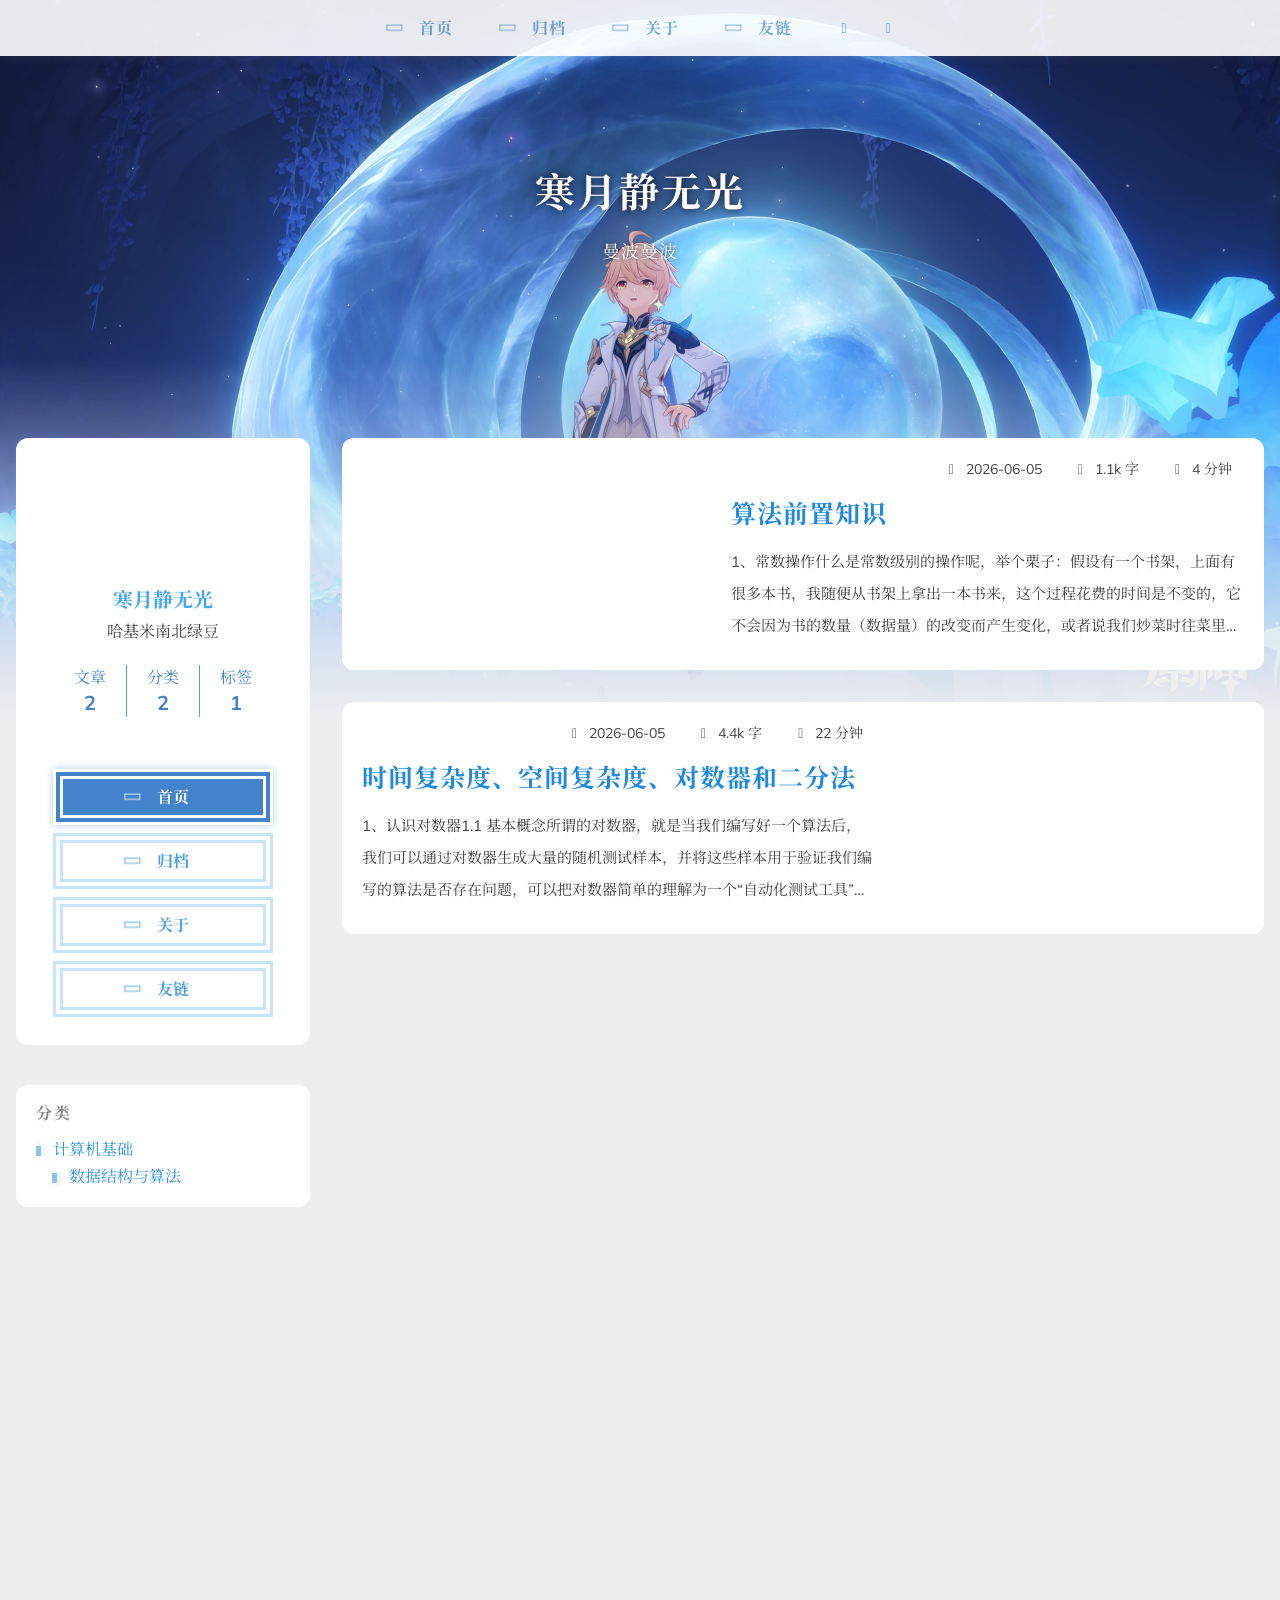
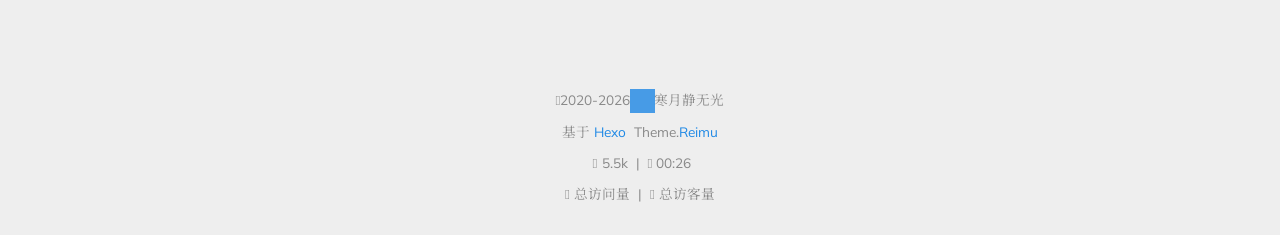
<file: index.html>
<!DOCTYPE html>
  <html lang="zh-CN"  
      data-theme-mode="auto"
  >
  <head>
  <meta charset="utf-8">
  
  
  
  <script>window.REIMU_CONFIG = {};window.REIMU_CONFIG.icon_font = '4552607_ex15nbittbh';window.REIMU_CONFIG.clipboard_tips = {"success":{"zh-CN":"复制成功 (*^▽^*)"},"fail":{"zh-CN":"复制失败 (ﾟ⊿ﾟ)ﾂ"},"copyright":{"enable":false,"count":50,"license_type":"by-nc-sa"}};window.REIMU_CONFIG.clipboard_tips.copyright.content = '本博客所有文章除特别声明外，均采用 BY-NC-SA 许可协议。转载请注明出处！';window.REIMU_CONFIG.code_block = {"expand":true};window.REIMU_CONFIG.base = 'http://example.com';window.REIMU_CONFIG.relative = '/';</script>
  <title>
    寒月静无光
  </title>
  <meta name="viewport" content="width=device-width, initial-scale=1, shrink-to-fit=no">
    <link rel="preload" as="style" href="https://fontsapi.zeoseven.com/292/main/result.css" onload="this.rel='stylesheet'" crossorigin>
    <link rel="preconnect" href="https://fonts.gstatic.com" crossorigin><link rel="preload" as="style" href="https://fonts.googleapis.com/css?family=Mulish:400,400italic,700,700italic|Noto Serif SC:400,400italic,700,700italic&display=swap"><link rel="stylesheet" href="https://fonts.googleapis.com/css?family=Mulish:400,400italic,700,700italic|Noto Serif SC:400,400italic,700,700italic&display=swap" media="print" onload="this.media='all'">
    <link rel="preload" href="//at.alicdn.com/t/c/font_4552607_ex15nbittbh.woff2" as="font" type="font/woff2" crossorigin="anonymous">
    
<link rel="stylesheet" href="/css/loader.css">

    <meta name="description" content="哈基米南北绿豆">
<meta property="og:type" content="website">
<meta property="og:title" content="寒月静无光">
<meta property="og:url" content="http://example.com/index.html">
<meta property="og:site_name" content="寒月静无光">
<meta property="og:description" content="哈基米南北绿豆">
<meta property="og:locale" content="zh_CN">
<meta property="og:image" content="http://example.com/images/banner.webp">
<meta property="article:author" content="寒月静无光">
<meta name="twitter:card" content="summary">
<meta name="twitter:image" content="http://example.com/images/banner.webp">
    <link rel="alternate" href="/atom.xml" title="寒月静无光" type="application/atom+xml">
    <link rel="shortcut icon" href="/images/favicon.ico">
  
<link rel="stylesheet" href="/css/style.css">

  <link rel="preload" as="style" onload="this.onload=null;this.rel='stylesheet'" href="https://npm.webcache.cn/photoswipe@5.4.4/dist/photoswipe.css" integrity="sha384-IfxC36XL/toUyJ939C73PcgMuRzAZuIzZxE38drsmO5p6jD7ei+Zx/1oA/0l8ysE" crossorigin="anonymous">
    
<script src="https://npm.webcache.cn/pace-js@1.2.4/pace.min.js" integrity="sha384-k6YtvFUEIuEFBdrLKJ3YAUbBki333tj1CSUisai5Cswsg9wcLNaPzsTHDswp4Az8" crossorigin="anonymous"></script>

    
<link rel="stylesheet" href="https://npm.webcache.cn/@reimujs/aos@0.1.2/dist/aos.css" integrity="sha384-GMRP93c6Hkz9JVKGAuRR3nTS7M07RwPgTFenXiosjq2VbVgvdDNcz1g6Mkj8AONa" crossorigin="anonymous">

<meta name="generator" content="Hexo 8.1.2"></head>

  <body>
      <div id='loader'>
    <div class="loading-left-bg loading-bg"></div>
    <div class="loading-right-bg loading-bg"></div>
    <div class="spinner-box">
      <div class="loading-taichi rotate">
          <svg width="150" height="150" viewBox="0 0 1024 1024" class="icon" version="1.1" xmlns="https://www.w3.org/2000/svg" shape-rendering="geometricPrecision">
            <path d="M303.5 432A80 80 0 0 1 291.5 592A80 80 0 0 1 303.5 432z" fill="var(--red-1, #ff5252)" />
            <path d="M512 65A447 447 0 0 1 512 959L512 929A417 417 0 0 0 512 95A417 417 0 0 0 512 929L512 959A447 447 0 0 1 512 65z 
           M512 95A417 417 0 0 1 929 512A208.5 208.5 0 0 1 720.5 720.5L720.5 592A80 80 0 0 0 720.5 432A80 80 0 0 0 720.5 592L720.5 720.5A208.5 208.5 0 0 1 512 512A208.5 208.5 0 0 0 303.5 303.5A208.5 208.5 0 0 0 95 512A417 417 0 0 1 512 95z" fill="var(--red-1, #ff5252)" />
          </svg>
      </div>
      <div class="loading-word">少女祈祷中...</div>
    </div>
  </div>
  <script>
    var time = null;
    var loaderEl = document.getElementById('loader');
    var startLoading = () => {
      time = Date.now();
      loaderEl.classList.remove("loading");
    }
    var hideLoader = () => {
      document.body.style.overflow = 'auto';
      loader.classList.add('loading');
    };

    var endLoading = () => {
      if (!time) {
        hideLoader();
      } else {
        if (Date.now() - time > 500) {
          time = null;
          hideLoader();
        } else {
          setTimeout(endLoading, 500 - (Date.now() - time));
          time = null;
        }
      }
    }
    window.addEventListener('DOMContentLoaded', endLoading);
    loaderEl.addEventListener('click', endLoading);
  </script>
<div id="copy-tooltip"></div>
<div id="heatmap-tooltip"></div>


    <div id="container">
      <div id="wrap">
        <div id="header-nav">
  <nav id="main-nav" aria-label="Primary navigation">
        <a class="main-nav-link-wrap" href="/">
            <div class="main-nav-icon icon rotate">
                &#xe62b;
            </div>
          <span class="main-nav-link">首页</span>
        </a>
        <a class="main-nav-link-wrap" href="/archives">
            <div class="main-nav-icon icon rotate">
                &#xe62b;
            </div>
          <span class="main-nav-link">归档</span>
        </a>
        <a class="main-nav-link-wrap" href="/about">
            <div class="main-nav-icon icon rotate">
                &#xe62b;
            </div>
          <span class="main-nav-link">关于</span>
        </a>
        <a class="main-nav-link-wrap" href="/friend">
            <div class="main-nav-icon icon rotate">
                &#xe62b;
            </div>
          <span class="main-nav-link">友链</span>
        </a>
    <a id="main-nav-toggle" class="nav-icon" aria-label="Toggle navigation" role="button"></a>
  </nav>
  <nav id="sub-nav" aria-label="Secondary navigation">
      <a id="nav-rss-link" class="nav-icon" href="/atom.xml" title="RSS 订阅" aria-label="RSS 订阅" target="_blank"></a>
  </nav>
</div>
<header id="header" aria-label="Site header">
      <picture>
      </picture>
        <img  fetchpriority="high" src="/images/banner.webp" alt="">
  <div id="header-outer">
    <div id="header-title">
          <span id="logo">
            <h1 data-aos="slide-up">寒月静无光</h1>
          </span>
        <h2 id="subtitle-wrap" data-aos="slide-down">
              <span id="subtitle">曼波曼波</span>
        </h2>
    </div>
  </div>
</header>

        <div id="content" aria-label="Page content" class="sidebar-left"  >
          <aside id="sidebar" aria-label="Sidebar">
  <div class="sidebar-wrapper-container ">
  <div class="sidebar-wrapper">
    <div class="sidebar-wrap" data-aos="fade-up">
        <div class="sidebar-author">
  <img data-src="/avatar/avatar.webp" data-sizes="auto" alt="寒月静无光" class="lazyload">
  <div class="sidebar-author-name">寒月静无光</div>
  <div class="sidebar-description">哈基米南北绿豆</div>
</div>
<div class="sidebar-state">
  <div class="sidebar-state-article">
    <div>文章</div>
    <div class="sidebar-state-number">2</div>
  </div>
  <div class="sidebar-state-category">
    <div>分类</div>
    <div class="sidebar-state-number">2</div>
  </div>
  <div class="sidebar-state-tag">
    <div>标签</div>
    <div class="sidebar-state-number">1</div>
  </div>
</div>
<div class="sidebar-social" >
</div>
<div class="sidebar-menu">
      <div class="sidebar-menu-link-wrap">
        <a class="sidebar-menu-link-dummy" href="/" aria-label="首页"></a>
          <div class="sidebar-menu-icon icon rotate">
              &#xe62b;
          </div>
        <div class="sidebar-menu-link">首页</div>
      </div>
      <div class="sidebar-menu-link-wrap">
        <a class="sidebar-menu-link-dummy" href="/archives" aria-label="归档"></a>
          <div class="sidebar-menu-icon icon rotate">
              &#xe62b;
          </div>
        <div class="sidebar-menu-link">归档</div>
      </div>
      <div class="sidebar-menu-link-wrap">
        <a class="sidebar-menu-link-dummy" href="/about" aria-label="关于"></a>
          <div class="sidebar-menu-icon icon rotate">
              &#xe62b;
          </div>
        <div class="sidebar-menu-link">关于</div>
      </div>
      <div class="sidebar-menu-link-wrap">
        <a class="sidebar-menu-link-dummy" href="/friend" aria-label="友链"></a>
          <div class="sidebar-menu-icon icon rotate">
              &#xe62b;
          </div>
        <div class="sidebar-menu-link">友链</div>
      </div>
</div>

    </div>
  </div>
  <div class="sidebar-widget">
        <div class="widget-wrapper">
    <div class="widget-wrap" data-aos="fade-up">
      <h3 class="widget-title">分类</h3>
      <div class="widget">
        <ul class="category-list"><li class="category-list-item"><a class="category-list-link" href="/categories/%E8%AE%A1%E7%AE%97%E6%9C%BA%E5%9F%BA%E7%A1%80/" title="计算机基础">计算机基础</a><ul class="category-list-child"><li class="category-list-item"><a class="category-list-link" href="/categories/%E8%AE%A1%E7%AE%97%E6%9C%BA%E5%9F%BA%E7%A1%80/%E6%95%B0%E6%8D%AE%E7%BB%93%E6%9E%84%E4%B8%8E%E7%AE%97%E6%B3%95/" title="数据结构与算法">数据结构与算法</a></li></ul></li></ul>
      </div>
    </div>
  </div>

        <div class="widget-wrapper">
    <div class="widget-wrap" data-aos="fade-up">
      <h3 class="widget-title">标签</h3>
      <div class="widget">
        <ul class="tag-list" itemprop="keywords"><li class="tag-list-item"><a class="tag-list-link" href="/tags/%E7%AE%97%E6%B3%95/" rel="tag" title="算法">算法</a></li></ul>
      </div>
    </div>
  </div>

        <div class="widget-wrapper">
    <div class="widget-wrap" data-aos="fade-up">
      <h3 class="widget-title">标签云</h3>
      <div class="widget tagcloud">
        <a href="/tags/%E7%AE%97%E6%B3%95/" style="font-size: 10px;">算法</a>
      </div>
    </div>
  </div>

        <div class="widget-wrapper">
    <div class="widget-wrap" data-aos="fade-up">
      <h3 class="widget-title">归档</h3>
      <div class="widget">
        <ul class="archive-list"><li class="archive-list-item"><a class="archive-list-link" href="/archives/2026/06/">六月 2026</a></li></ul>
      </div>
    </div>
  </div>

  </div>
  </div>
</aside>

          <section id="main" aria-label="Main content">      <div class="post-wrapper">
  <div class="post-wrap left" data-aos="fade-up">
      <a class="post-link" href="/2026/06/05/%E7%AE%97%E6%B3%95%E5%89%8D%E7%BD%AE%E7%9F%A5%E8%AF%86/" aria-label="算法前置知识" title="算法前置知识"></a>
    <div class="post-cover left">
          <img data-src="https://hzp-blog-bucket.oss-cn-beijing.aliyuncs.com/BHIAGEDICBJBJ-nG1Hqfg2Jc.webp" data-sizes="auto" alt="算法前置知识" class="lazyload">
    </div>
    <div class="post-info">
      <div class="post-meta">
        <span><span class="icon-calendar"></span>2026-06-05</span>
        <span><span class="icon-pencil"></span>1.1k 字</span>
        <span><span class="icon-clock"></span>4 分钟</span>
      </div>
      <h2 class="post-title">算法前置知识</h2>
      <article class="post-article">
          1、常数操作什么是常数级别的操作呢，举个栗子：假设有一个书架，上面有很多本书，我随便从书架上拿出一本书来，这个过程花费的时间是不变的，它不会因为书的数量（数据量）的改变而产生变化，或者说我们炒菜时往菜里放盐，不管放多少次，每次花费的时间都是一样的。
代码示例：
1234//下面几个都是常数操作int a = 1;int b = 2+3;int c = a+b;

2、算法什么是算法呢？算法就是我们为了实现某个目标或解决某个问题需要执行的步骤和过程。举个栗子：我们现在要整理书架上的书籍，我们需要将它们按照不同的分类进行摆放，比如：第一排放历史类、第二排放小说类、第三排放人文类…..，我们现在有两
      </article>
    </div>
  </div>
</div>
      <div class="post-wrapper">
  <div class="post-wrap right" data-aos="fade-up">
      <a class="post-link" href="/2026/06/05/%E6%97%B6%E9%97%B4%E5%A4%8D%E6%9D%82%E5%BA%A6%E3%80%81%E7%A9%BA%E9%97%B4%E5%A4%8D%E6%9D%82%E5%BA%A6%E3%80%81%E5%AF%B9%E6%95%B0%E5%99%A8%E5%92%8C%E4%BA%8C%E5%88%86%E6%B3%95/" aria-label="时间复杂度、空间复杂度、对数器和二分法" title="时间复杂度、空间复杂度、对数器和二分法"></a>
    <div class="post-cover right">
          <img data-src="https://hzp-blog-bucket.oss-cn-beijing.aliyuncs.com/BHIAGEDEJAIGC-kAlUT163sn.webp" data-sizes="auto" alt="时间复杂度、空间复杂度、对数器和二分法" class="lazyload">
    </div>
    <div class="post-info">
      <div class="post-meta">
        <span><span class="icon-calendar"></span>2026-06-05</span>
        <span><span class="icon-pencil"></span>4.4k 字</span>
        <span><span class="icon-clock"></span>22 分钟</span>
      </div>
      <h2 class="post-title">时间复杂度、空间复杂度、对数器和二分法</h2>
      <article class="post-article">
          1、认识对数器1.1 基本概念所谓的对数器，就是当我们编写好一个算法后，我们可以通过对数器生成大量的随机测试样本，并将这些样本用于验证我们编写的算法是否存在问题，可以把对数器简单的理解为一个“自动化测试工具”。
1.2 核心步骤那么，我们要如何去创建一个对数器呢，核心步骤如下：

准备好待测试算法a，也就是我们希望验证是否存在问题的算法；
准备一个基准算法b，它和我们需要测试的算法功能一样，区别在于基准算法可以确保自身是没有问题的，它可能是基于暴力解法或者标准库函数来实现的；
准备一个随机数生成器，它可以源源不断生成大量测试样本，比如生成随机长度、随机值的数组；
准备一个结果比对器，用于比对算
      </article>
    </div>
  </div>
</div>

</section>
        </div>
        <footer id="footer" aria-label="Site footer">
  <div style="width: 100%; overflow: hidden">
    <div class="footer-line"></div>
  </div>
  <div id="footer-info">
    <div>
      <span class="icon-copyright"></span>
        2020-2026
        <span class="footer-info-sep rotate"></span>
      寒月静无光
    </div>
      <div>
        基于&nbsp;<a href="https://hexo.io/" rel="noopener nofollow noreferrer" target="_blank">Hexo</a>&nbsp;
        Theme.<a href="https://github.com/D-Sketon/hexo-theme-reimu" rel="noopener nofollow noreferrer" target="_blank">Reimu</a>
      </div>
      <div>
        <span class="icon-brush"></span>
        5.5k
        &nbsp;|&nbsp;
        <span class="icon-coffee"></span>
        00:26
      </div>
      <div>
        <span class="icon-eye"></span>
        <span id="busuanzi_container_site_pv">总访问量&nbsp;<span id="busuanzi_value_site_pv"></span></span>
        &nbsp;|&nbsp;
        <span class="icon-user"></span>
        <span id="busuanzi_container_site_uv">总访客量&nbsp;<span id="busuanzi_value_site_uv"></span></span>
      </div>
  </div>
</footer>

          <div class="sidebar-top">
            <div class="sidebar-top-taichi rotate"></div>
            <div class="arrow-up"></div>
          </div>
        <div id="mask" class="hide"></div>
      </div>
      <nav id="mobile-nav" aria-label="Mobile navigation">
  <div class="sidebar-wrap">
      <div class="sidebar-author">
  <img data-src="/avatar/avatar.webp" data-sizes="auto" alt="寒月静无光" class="lazyload">
  <div class="sidebar-author-name">寒月静无光</div>
  <div class="sidebar-description">哈基米南北绿豆</div>
</div>
<div class="sidebar-state">
  <div class="sidebar-state-article">
    <div>文章</div>
    <div class="sidebar-state-number">2</div>
  </div>
  <div class="sidebar-state-category">
    <div>分类</div>
    <div class="sidebar-state-number">2</div>
  </div>
  <div class="sidebar-state-tag">
    <div>标签</div>
    <div class="sidebar-state-number">1</div>
  </div>
</div>
<div class="sidebar-social" >
</div>
<div class="sidebar-menu">
      <div class="sidebar-menu-link-wrap">
        <a class="sidebar-menu-link-dummy" href="/" aria-label="首页"></a>
          <div class="sidebar-menu-icon icon rotate">
              &#xe62b;
          </div>
        <div class="sidebar-menu-link">首页</div>
      </div>
      <div class="sidebar-menu-link-wrap">
        <a class="sidebar-menu-link-dummy" href="/archives" aria-label="归档"></a>
          <div class="sidebar-menu-icon icon rotate">
              &#xe62b;
          </div>
        <div class="sidebar-menu-link">归档</div>
      </div>
      <div class="sidebar-menu-link-wrap">
        <a class="sidebar-menu-link-dummy" href="/about" aria-label="关于"></a>
          <div class="sidebar-menu-icon icon rotate">
              &#xe62b;
          </div>
        <div class="sidebar-menu-link">关于</div>
      </div>
      <div class="sidebar-menu-link-wrap">
        <a class="sidebar-menu-link-dummy" href="/friend" aria-label="友链"></a>
          <div class="sidebar-menu-icon icon rotate">
              &#xe62b;
          </div>
        <div class="sidebar-menu-link">友链</div>
      </div>
</div>

  </div>
</nav>

    </div>
    
<script src="https://npm.webcache.cn/lazysizes@5.3.2/lazysizes.min.js" integrity="sha384-3gT&#x2F;vsepWkfz&#x2F;ff7PpWNUeMzeWoH3cDhm&#x2F;A8jM7ouoAK0&#x2F;fP&#x2F;9bcHHR5kHq2nf+e" crossorigin="anonymous"></script>


<script src="https://npm.webcache.cn/clipboard@2.0.11/dist/clipboard.min.js" integrity="sha384-J08i8An&#x2F;QeARD9ExYpvphB8BsyOj3Gh2TSh1aLINKO3L0cMSH2dN3E22zFoXEi0Q" crossorigin="anonymous"></script>




<script src="/js/script.js"></script>


  
<script src="/js/aos.js"></script>

  <script>
    var aosInit = () => {
      AOS.init({
        duration: 1000,
        easing: "ease",
        once: true,
        offset: 50,
      });
    };
    if (document.readyState === 'loading') {
      document.addEventListener('DOMContentLoaded', aosInit);
    } else {
      aosInit();
    }
  </script>


<script src="/js/pjax_script.js" data-pjax></script>




  <script>
    var setupFirework = () => {
      if (!false || !window.matchMedia('(max-width: 768px)').matches) {
        window.firework && window.firework(JSON.parse('{"excludeElements":["a","button"],"particles":[{"shape":"circle","move":["emit"],"easing":"easeOutExpo","colors":["var(--red-1)","var(--red-2)","var(--red-3)","var(--red-4)"],"number":20,"duration":[1200,1800],"shapeOptions":{"radius":[16,32],"alpha":[0.3,0.5]}},{"shape":"circle","move":["diffuse"],"easing":"easeOutExpo","colors":["var(--red-0)"],"number":1,"duration":[1200,1800],"shapeOptions":{"radius":20,"alpha":[0.2,0.5],"lineWidth":6}}]}'));
      }
    }
  </script>
  
<script src="https://npm.webcache.cn/mouse-firework@0.2.0/dist/index.umd.js" integrity="sha384-qi9WggRt19tv8Vc7pCHW3ulMNLwrn515zaLEWZjl1px07vz8+pUoWX8n1rgq282T" crossorigin="anonymous" onload="setupFirework()" defer></script>






<div id="lazy-script">
  <div>
  </div>
</div>


  <script>
    console.log(String.raw`%c 
 ______     ______     __     __    __     __  __    
/\  == \   /\  ___\   /\ \   /\ "-./  \   /\ \/\ \   
\ \  __<   \ \  __\   \ \ \  \ \ \-./\ \  \ \ \_\ \  
 \ \_\ \_\  \ \_____\  \ \_\  \ \_\ \ \_\  \ \_____\ 
  \/_/ /_/   \/_____/   \/_/   \/_/  \/_/   \/_____/ 
                                                  
`,'color: #ff5252;')
    console.log('%c Theme.Reimu v' + '1.12.5' + ' %c https://github.com/D-Sketon/hexo-theme-reimu ', 'color: white; background: #ff5252; padding:5px 0;', 'padding:4px;border:1px solid #ff5252;')
  </script>
  


  
<script src="https://npm.webcache.cn/busuanzi@2.3.0/bsz.pure.mini.js" integrity="sha384-0M75wtSkhjIInv4coYlaJU83+OypaRCIq2SukQVQX04eGTCBXJDuWAbJet56id+S" crossorigin="anonymous" async></script>


<script>
  if ('serviceWorker' in navigator) {
    navigator.serviceWorker.getRegistrations().then((registrations) => {
      for (let registration of registrations) {
        registration.unregister();
      }
    });
  }
</script>




  </body>
  </html>
</file>
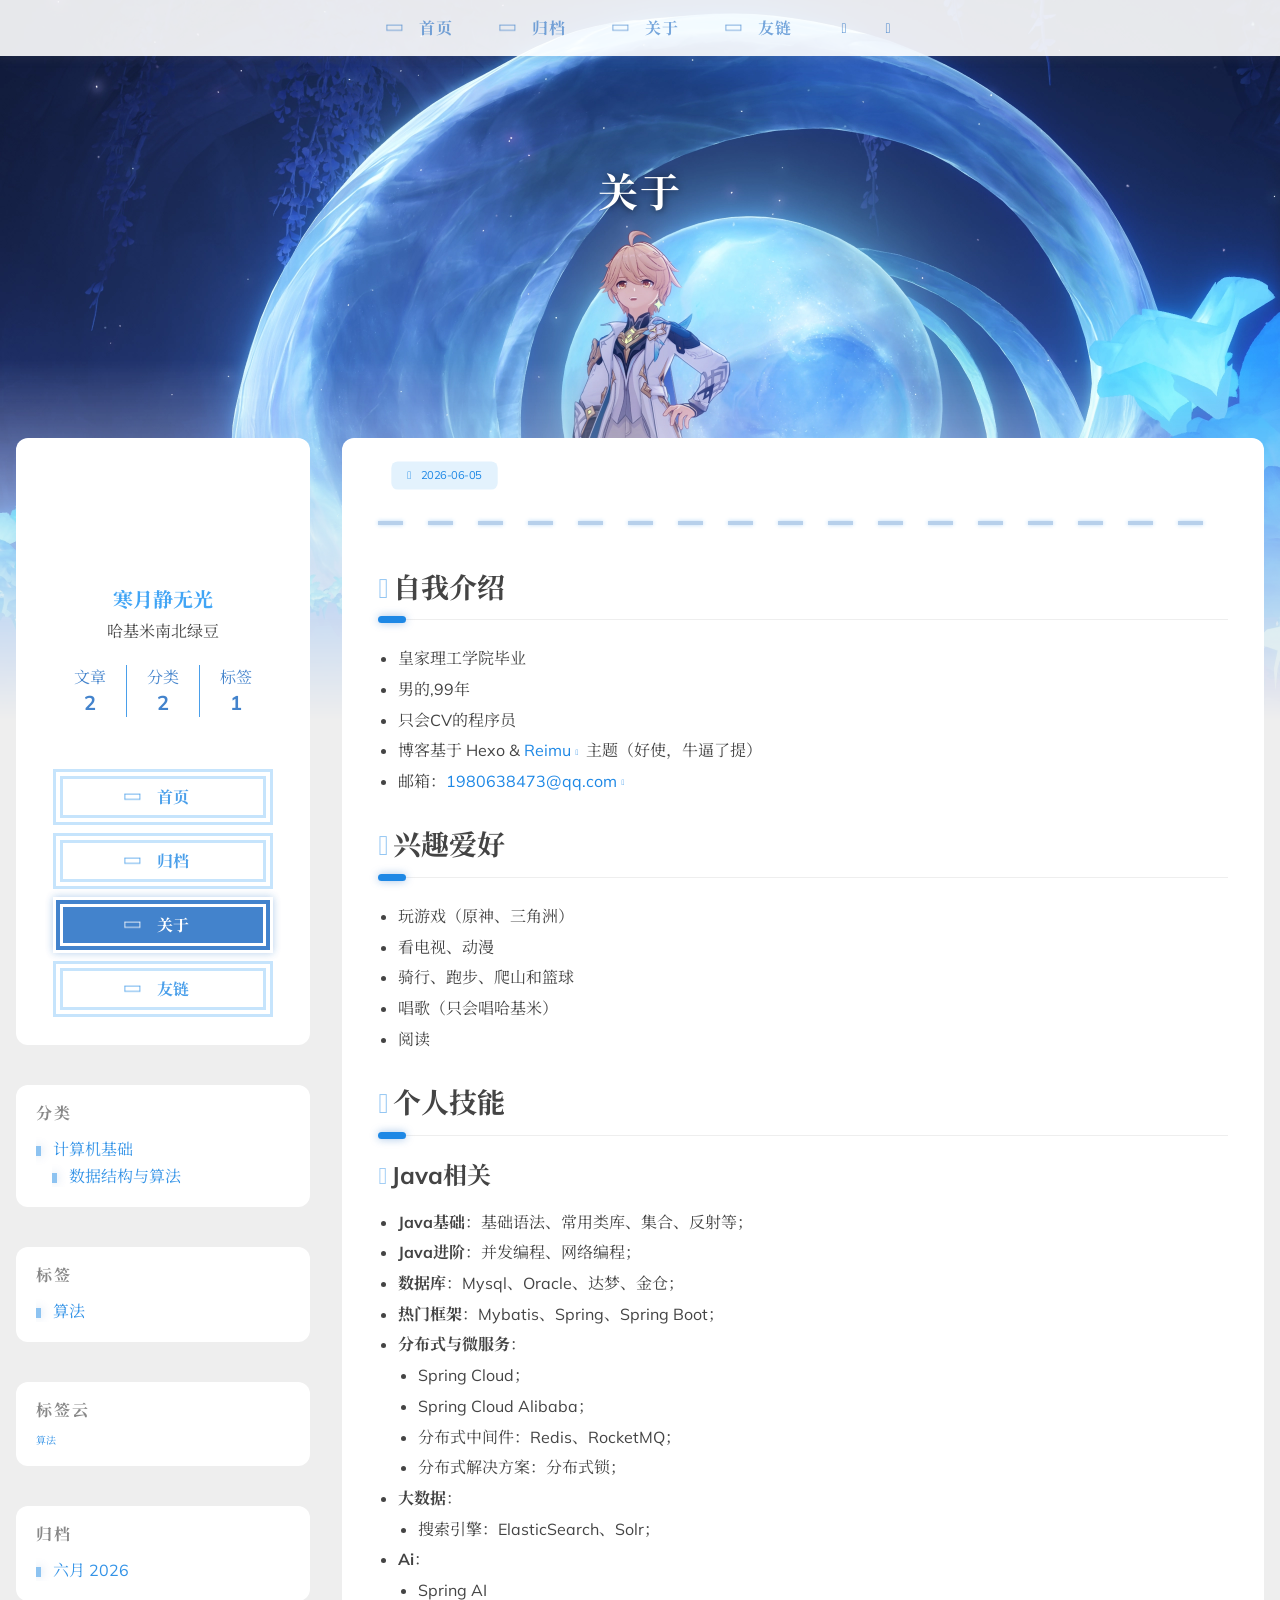
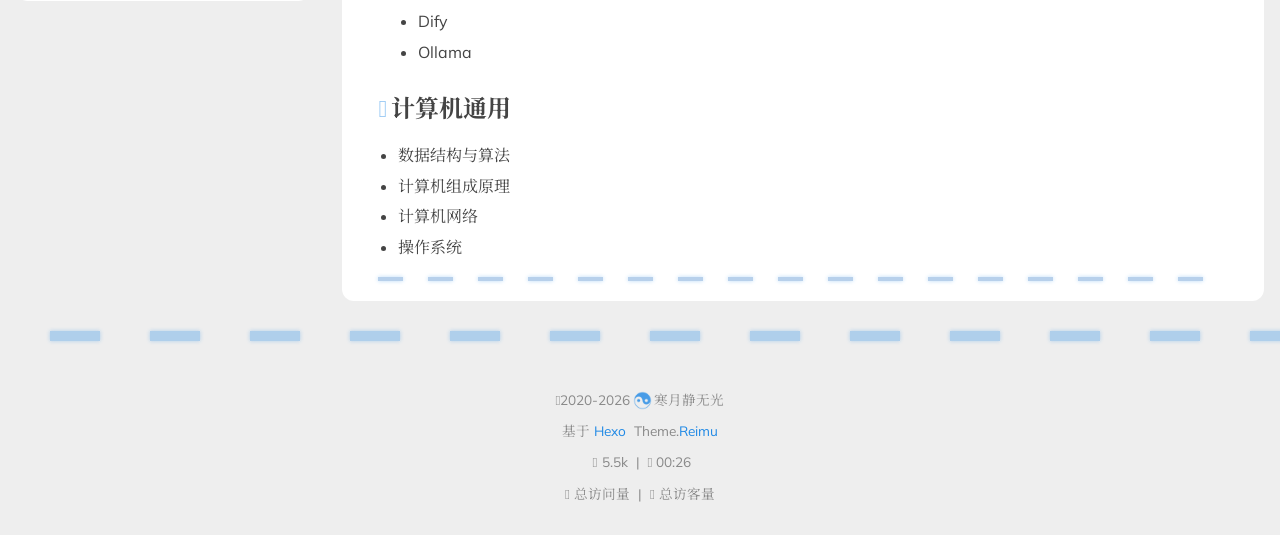
<file: about/index.html>
<!DOCTYPE html>
  <html lang="zh-CN"  
      data-theme-mode="auto"
  >
  <head>
  <meta charset="utf-8">
  
  
  
  <script>window.REIMU_CONFIG = {};window.REIMU_CONFIG.icon_font = '4552607_ex15nbittbh';window.REIMU_CONFIG.clipboard_tips = {"success":{"zh-CN":"复制成功 (*^▽^*)"},"fail":{"zh-CN":"复制失败 (ﾟ⊿ﾟ)ﾂ"},"copyright":{"enable":false,"count":50,"license_type":"by-nc-sa"}};window.REIMU_CONFIG.clipboard_tips.copyright.content = '本博客所有文章除特别声明外，均采用 BY-NC-SA 许可协议。转载请注明出处！';window.REIMU_CONFIG.code_block = {"expand":true};window.REIMU_CONFIG.base = 'http://example.com';window.REIMU_CONFIG.relative = '/';</script>
  <title>
    关于 | 寒月静无光
  </title>
  <meta name="viewport" content="width=device-width, initial-scale=1, shrink-to-fit=no">
    <link rel="preload" as="style" href="https://fontsapi.zeoseven.com/292/main/result.css" onload="this.rel='stylesheet'" crossorigin>
    <link rel="preconnect" href="https://fonts.gstatic.com" crossorigin><link rel="preload" as="style" href="https://fonts.googleapis.com/css?family=Mulish:400,400italic,700,700italic|Noto Serif SC:400,400italic,700,700italic&display=swap"><link rel="stylesheet" href="https://fonts.googleapis.com/css?family=Mulish:400,400italic,700,700italic|Noto Serif SC:400,400italic,700,700italic&display=swap" media="print" onload="this.media='all'">
    <link rel="preload" href="//at.alicdn.com/t/c/font_4552607_ex15nbittbh.woff2" as="font" type="font/woff2" crossorigin="anonymous">
    
<link rel="stylesheet" href="/css/loader.css">

    <meta name="description" content="自我介绍 皇家理工学院毕业 男的,99年 只会CV的程序员 博客基于 Hexo &amp; Reimu 主题（好使，牛逼了提） 邮箱：1980638473@qq.com  兴趣爱好 玩游戏（原神、三角洲） 看电视、动漫 骑行、跑步、爬山和篮球 唱歌（只会唱哈基米） 阅读  个人技能Java相关 Java基础：基础语法、常用类库、集合、反射等； Java进阶：并发编程、网络编程； 数据库：Mysql">
<meta property="og:type" content="website">
<meta property="og:title" content="关于">
<meta property="og:url" content="http://example.com/about/index.html">
<meta property="og:site_name" content="寒月静无光">
<meta property="og:description" content="自我介绍 皇家理工学院毕业 男的,99年 只会CV的程序员 博客基于 Hexo &amp; Reimu 主题（好使，牛逼了提） 邮箱：1980638473@qq.com  兴趣爱好 玩游戏（原神、三角洲） 看电视、动漫 骑行、跑步、爬山和篮球 唱歌（只会唱哈基米） 阅读  个人技能Java相关 Java基础：基础语法、常用类库、集合、反射等； Java进阶：并发编程、网络编程； 数据库：Mysql">
<meta property="og:locale" content="zh_CN">
<meta property="og:image" content="http://example.com/images/banner.webp">
<meta property="article:published_time" content="2026-06-05T05:47:56.000Z">
<meta property="article:modified_time" content="2026-06-05T07:48:31.599Z">
<meta property="article:author" content="寒月静无光">
<meta name="twitter:card" content="summary">
<meta name="twitter:image" content="http://example.com/images/banner.webp">
    <link rel="alternate" href="/atom.xml" title="寒月静无光" type="application/atom+xml">
    <link rel="shortcut icon" href="/images/favicon.ico">
  
<link rel="stylesheet" href="/css/style.css">

  <link rel="preload" as="style" onload="this.onload=null;this.rel='stylesheet'" href="https://npm.webcache.cn/photoswipe@5.4.4/dist/photoswipe.css" integrity="sha384-IfxC36XL/toUyJ939C73PcgMuRzAZuIzZxE38drsmO5p6jD7ei+Zx/1oA/0l8ysE" crossorigin="anonymous">
    
<script src="https://npm.webcache.cn/pace-js@1.2.4/pace.min.js" integrity="sha384-k6YtvFUEIuEFBdrLKJ3YAUbBki333tj1CSUisai5Cswsg9wcLNaPzsTHDswp4Az8" crossorigin="anonymous"></script>

    
<link rel="stylesheet" href="https://npm.webcache.cn/@reimujs/aos@0.1.2/dist/aos.css" integrity="sha384-GMRP93c6Hkz9JVKGAuRR3nTS7M07RwPgTFenXiosjq2VbVgvdDNcz1g6Mkj8AONa" crossorigin="anonymous">

<meta name="generator" content="Hexo 8.1.2"></head>

  <body>
      <div id='loader'>
    <div class="loading-left-bg loading-bg"></div>
    <div class="loading-right-bg loading-bg"></div>
    <div class="spinner-box">
      <div class="loading-taichi rotate">
          <svg width="150" height="150" viewBox="0 0 1024 1024" class="icon" version="1.1" xmlns="https://www.w3.org/2000/svg" shape-rendering="geometricPrecision">
            <path d="M303.5 432A80 80 0 0 1 291.5 592A80 80 0 0 1 303.5 432z" fill="var(--red-1, #ff5252)" />
            <path d="M512 65A447 447 0 0 1 512 959L512 929A417 417 0 0 0 512 95A417 417 0 0 0 512 929L512 959A447 447 0 0 1 512 65z 
           M512 95A417 417 0 0 1 929 512A208.5 208.5 0 0 1 720.5 720.5L720.5 592A80 80 0 0 0 720.5 432A80 80 0 0 0 720.5 592L720.5 720.5A208.5 208.5 0 0 1 512 512A208.5 208.5 0 0 0 303.5 303.5A208.5 208.5 0 0 0 95 512A417 417 0 0 1 512 95z" fill="var(--red-1, #ff5252)" />
          </svg>
      </div>
      <div class="loading-word">少女祈祷中...</div>
    </div>
  </div>
  <script>
    var time = null;
    var loaderEl = document.getElementById('loader');
    var startLoading = () => {
      time = Date.now();
      loaderEl.classList.remove("loading");
    }
    var hideLoader = () => {
      document.body.style.overflow = 'auto';
      loader.classList.add('loading');
    };

    var endLoading = () => {
      if (!time) {
        hideLoader();
      } else {
        if (Date.now() - time > 500) {
          time = null;
          hideLoader();
        } else {
          setTimeout(endLoading, 500 - (Date.now() - time));
          time = null;
        }
      }
    }
    window.addEventListener('DOMContentLoaded', endLoading);
    loaderEl.addEventListener('click', endLoading);
  </script>
<div id="copy-tooltip"></div>
<div id="heatmap-tooltip"></div>


    <div id="container">
      <div id="wrap">
        <div id="header-nav">
  <nav id="main-nav" aria-label="Primary navigation">
        <a class="main-nav-link-wrap" href="/">
            <div class="main-nav-icon icon rotate">
                &#xe62b;
            </div>
          <span class="main-nav-link">首页</span>
        </a>
        <a class="main-nav-link-wrap" href="/archives">
            <div class="main-nav-icon icon rotate">
                &#xe62b;
            </div>
          <span class="main-nav-link">归档</span>
        </a>
        <a class="main-nav-link-wrap" href="/about">
            <div class="main-nav-icon icon rotate">
                &#xe62b;
            </div>
          <span class="main-nav-link">关于</span>
        </a>
        <a class="main-nav-link-wrap" href="/friend">
            <div class="main-nav-icon icon rotate">
                &#xe62b;
            </div>
          <span class="main-nav-link">友链</span>
        </a>
    <a id="main-nav-toggle" class="nav-icon" aria-label="Toggle navigation" role="button"></a>
  </nav>
  <nav id="sub-nav" aria-label="Secondary navigation">
      <a id="nav-rss-link" class="nav-icon" href="/atom.xml" title="RSS 订阅" aria-label="RSS 订阅" target="_blank"></a>
  </nav>
</div>
<header id="header" aria-label="Site header">
      <picture>
      </picture>
        <img  fetchpriority="high" src="/images/banner.webp" alt="关于">
  <div id="header-outer">
    <div id="header-title">
          <span id="logo">
            <h1 data-aos="slide-up">关于</h1>
          </span>
        <h2 id="subtitle-wrap" data-aos="slide-down">
        </h2>
    </div>
  </div>
</header>

        <div id="content" aria-label="Page content" class="sidebar-left"  >
          <aside id="sidebar" aria-label="Sidebar">
  <div class="sidebar-wrapper-container ">
  <div class="sidebar-wrapper">
    <div class="sidebar-wrap" data-aos="fade-up">
        <div class="sidebar-author">
  <img data-src="/avatar/avatar.webp" data-sizes="auto" alt="寒月静无光" class="lazyload">
  <div class="sidebar-author-name">寒月静无光</div>
  <div class="sidebar-description">哈基米南北绿豆</div>
</div>
<div class="sidebar-state">
  <div class="sidebar-state-article">
    <div>文章</div>
    <div class="sidebar-state-number">2</div>
  </div>
  <div class="sidebar-state-category">
    <div>分类</div>
    <div class="sidebar-state-number">2</div>
  </div>
  <div class="sidebar-state-tag">
    <div>标签</div>
    <div class="sidebar-state-number">1</div>
  </div>
</div>
<div class="sidebar-social" >
</div>
<div class="sidebar-menu">
      <div class="sidebar-menu-link-wrap">
        <a class="sidebar-menu-link-dummy" href="/" aria-label="首页"></a>
          <div class="sidebar-menu-icon icon rotate">
              &#xe62b;
          </div>
        <div class="sidebar-menu-link">首页</div>
      </div>
      <div class="sidebar-menu-link-wrap">
        <a class="sidebar-menu-link-dummy" href="/archives" aria-label="归档"></a>
          <div class="sidebar-menu-icon icon rotate">
              &#xe62b;
          </div>
        <div class="sidebar-menu-link">归档</div>
      </div>
      <div class="sidebar-menu-link-wrap">
        <a class="sidebar-menu-link-dummy" href="/about" aria-label="关于"></a>
          <div class="sidebar-menu-icon icon rotate">
              &#xe62b;
          </div>
        <div class="sidebar-menu-link">关于</div>
      </div>
      <div class="sidebar-menu-link-wrap">
        <a class="sidebar-menu-link-dummy" href="/friend" aria-label="友链"></a>
          <div class="sidebar-menu-icon icon rotate">
              &#xe62b;
          </div>
        <div class="sidebar-menu-link">友链</div>
      </div>
</div>

    </div>
  </div>
  <div class="sidebar-widget">
        <div class="widget-wrapper">
    <div class="widget-wrap" data-aos="fade-up">
      <h3 class="widget-title">分类</h3>
      <div class="widget">
        <ul class="category-list"><li class="category-list-item"><a class="category-list-link" href="/categories/%E8%AE%A1%E7%AE%97%E6%9C%BA%E5%9F%BA%E7%A1%80/" title="计算机基础">计算机基础</a><ul class="category-list-child"><li class="category-list-item"><a class="category-list-link" href="/categories/%E8%AE%A1%E7%AE%97%E6%9C%BA%E5%9F%BA%E7%A1%80/%E6%95%B0%E6%8D%AE%E7%BB%93%E6%9E%84%E4%B8%8E%E7%AE%97%E6%B3%95/" title="数据结构与算法">数据结构与算法</a></li></ul></li></ul>
      </div>
    </div>
  </div>

        <div class="widget-wrapper">
    <div class="widget-wrap" data-aos="fade-up">
      <h3 class="widget-title">标签</h3>
      <div class="widget">
        <ul class="tag-list" itemprop="keywords"><li class="tag-list-item"><a class="tag-list-link" href="/tags/%E7%AE%97%E6%B3%95/" rel="tag" title="算法">算法</a></li></ul>
      </div>
    </div>
  </div>

        <div class="widget-wrapper">
    <div class="widget-wrap" data-aos="fade-up">
      <h3 class="widget-title">标签云</h3>
      <div class="widget tagcloud">
        <a href="/tags/%E7%AE%97%E6%B3%95/" style="font-size: 10px;">算法</a>
      </div>
    </div>
  </div>

        <div class="widget-wrapper">
    <div class="widget-wrap" data-aos="fade-up">
      <h3 class="widget-title">归档</h3>
      <div class="widget">
        <ul class="archive-list"><li class="archive-list-item"><a class="archive-list-link" href="/archives/2026/06/">六月 2026</a></li></ul>
      </div>
    </div>
  </div>

  </div>
  </div>
</aside>

          <section id="main" aria-label="Main content"><article id="page-" class="h-entry article" itemscope itemtype="https://schema.org/BlogPosting">
  <div class="article-inner" data-aos="fade-up">
    <div class="article-meta">
      <div class="article-date">
  <span class="article-date-link icon-calendar" data-aos="zoom-in">
    <time datetime="2026-06-05T05:47:56.000Z" itemprop="datePublished">2026-06-05</time>
    <time style="display: none;" id="post-update-time">2026-06-05</time>
  </span>
</div>

    </div>
    
    <div class="hr-line"></div>
    
    <div class="e-content article-entry" itemprop="articleBody">
        <h2 id="自我介绍"><a href="#自我介绍" class="headerlink" title="自我介绍"></a>自我介绍</h2><ul>
<li>皇家理工学院毕业</li>
<li>男的,99年</li>
<li>只会CV的程序员</li>
<li>博客基于 Hexo &amp; <a target="_blank" rel="noopener" href="https://github.com/D-Sketon/hexo-theme-reimu">Reimu</a> 主题（好使，牛逼了提）</li>
<li>邮箱：<a href="mailto:&#x31;&#x39;&#x38;&#x30;&#54;&#51;&#x38;&#x34;&#55;&#x33;&#x40;&#x71;&#113;&#46;&#x63;&#111;&#109;">1980638473@qq.com</a></li>
</ul>
<h2 id="兴趣爱好"><a href="#兴趣爱好" class="headerlink" title="兴趣爱好"></a>兴趣爱好</h2><ul>
<li>玩游戏（原神、三角洲）</li>
<li>看电视、动漫</li>
<li>骑行、跑步、爬山和篮球</li>
<li>唱歌（只会唱哈基米）</li>
<li>阅读</li>
</ul>
<h2 id="个人技能"><a href="#个人技能" class="headerlink" title="个人技能"></a>个人技能</h2><h3 id="Java相关"><a href="#Java相关" class="headerlink" title="Java相关"></a>Java相关</h3><ul>
<li><strong>Java基础</strong>：基础语法、常用类库、集合、反射等；</li>
<li><strong>Java进阶</strong>：并发编程、网络编程；</li>
<li><strong>数据库</strong>：Mysql、Oracle、达梦、金仓；</li>
<li><strong>热门框架</strong>：Mybatis、Spring、Spring Boot；</li>
<li><strong>分布式与微服务</strong>：<ul>
<li>Spring Cloud；</li>
<li>Spring Cloud Alibaba；</li>
<li>分布式中间件：Redis、RocketMQ；</li>
<li>分布式解决方案：分布式锁；</li>
</ul>
</li>
<li><strong>大数据</strong>：<ul>
<li>搜索引擎：ElasticSearch、Solr；</li>
</ul>
</li>
<li><strong>Ai</strong>：<ul>
<li>Spring AI</li>
<li>Dify</li>
<li>Ollama</li>
</ul>
</li>
</ul>
<h3 id="计算机通用"><a href="#计算机通用" class="headerlink" title="计算机通用"></a>计算机通用</h3><ul>
<li>数据结构与算法</li>
<li>计算机组成原理</li>
<li>计算机网络</li>
<li>操作系统</li>
</ul>

    </div>
    <footer class="article-footer">
      
      
    </footer>
  </div>
  
</article>


</section>
        </div>
        <footer id="footer" aria-label="Site footer">
  <div style="width: 100%; overflow: hidden">
    <div class="footer-line"></div>
  </div>
  <div id="footer-info">
    <div>
      <span class="icon-copyright"></span>
        2020-2026
        <span class="footer-info-sep rotate"></span>
      寒月静无光
    </div>
      <div>
        基于&nbsp;<a href="https://hexo.io/" rel="noopener nofollow noreferrer" target="_blank">Hexo</a>&nbsp;
        Theme.<a href="https://github.com/D-Sketon/hexo-theme-reimu" rel="noopener nofollow noreferrer" target="_blank">Reimu</a>
      </div>
      <div>
        <span class="icon-brush"></span>
        5.5k
        &nbsp;|&nbsp;
        <span class="icon-coffee"></span>
        00:26
      </div>
      <div>
        <span class="icon-eye"></span>
        <span id="busuanzi_container_site_pv">总访问量&nbsp;<span id="busuanzi_value_site_pv"></span></span>
        &nbsp;|&nbsp;
        <span class="icon-user"></span>
        <span id="busuanzi_container_site_uv">总访客量&nbsp;<span id="busuanzi_value_site_uv"></span></span>
      </div>
  </div>
</footer>

          <div class="sidebar-top">
            <div class="sidebar-top-taichi rotate"></div>
            <div class="arrow-up"></div>
          </div>
        <div id="mask" class="hide"></div>
      </div>
      <nav id="mobile-nav" aria-label="Mobile navigation">
  <div class="sidebar-wrap">
      <div class="sidebar-author">
  <img data-src="/avatar/avatar.webp" data-sizes="auto" alt="寒月静无光" class="lazyload">
  <div class="sidebar-author-name">寒月静无光</div>
  <div class="sidebar-description">哈基米南北绿豆</div>
</div>
<div class="sidebar-state">
  <div class="sidebar-state-article">
    <div>文章</div>
    <div class="sidebar-state-number">2</div>
  </div>
  <div class="sidebar-state-category">
    <div>分类</div>
    <div class="sidebar-state-number">2</div>
  </div>
  <div class="sidebar-state-tag">
    <div>标签</div>
    <div class="sidebar-state-number">1</div>
  </div>
</div>
<div class="sidebar-social" >
</div>
<div class="sidebar-menu">
      <div class="sidebar-menu-link-wrap">
        <a class="sidebar-menu-link-dummy" href="/" aria-label="首页"></a>
          <div class="sidebar-menu-icon icon rotate">
              &#xe62b;
          </div>
        <div class="sidebar-menu-link">首页</div>
      </div>
      <div class="sidebar-menu-link-wrap">
        <a class="sidebar-menu-link-dummy" href="/archives" aria-label="归档"></a>
          <div class="sidebar-menu-icon icon rotate">
              &#xe62b;
          </div>
        <div class="sidebar-menu-link">归档</div>
      </div>
      <div class="sidebar-menu-link-wrap">
        <a class="sidebar-menu-link-dummy" href="/about" aria-label="关于"></a>
          <div class="sidebar-menu-icon icon rotate">
              &#xe62b;
          </div>
        <div class="sidebar-menu-link">关于</div>
      </div>
      <div class="sidebar-menu-link-wrap">
        <a class="sidebar-menu-link-dummy" href="/friend" aria-label="友链"></a>
          <div class="sidebar-menu-icon icon rotate">
              &#xe62b;
          </div>
        <div class="sidebar-menu-link">友链</div>
      </div>
</div>

  </div>
</nav>

    </div>
    
<script src="https://npm.webcache.cn/lazysizes@5.3.2/lazysizes.min.js" integrity="sha384-3gT&#x2F;vsepWkfz&#x2F;ff7PpWNUeMzeWoH3cDhm&#x2F;A8jM7ouoAK0&#x2F;fP&#x2F;9bcHHR5kHq2nf+e" crossorigin="anonymous"></script>


<script src="https://npm.webcache.cn/clipboard@2.0.11/dist/clipboard.min.js" integrity="sha384-J08i8An&#x2F;QeARD9ExYpvphB8BsyOj3Gh2TSh1aLINKO3L0cMSH2dN3E22zFoXEi0Q" crossorigin="anonymous"></script>




<script src="/js/script.js"></script>


  
<script src="/js/aos.js"></script>

  <script>
    var aosInit = () => {
      AOS.init({
        duration: 1000,
        easing: "ease",
        once: true,
        offset: 50,
      });
    };
    if (document.readyState === 'loading') {
      document.addEventListener('DOMContentLoaded', aosInit);
    } else {
      aosInit();
    }
  </script>


<script src="/js/pjax_script.js" data-pjax></script>




  <script>
    var setupFirework = () => {
      if (!false || !window.matchMedia('(max-width: 768px)').matches) {
        window.firework && window.firework(JSON.parse('{"excludeElements":["a","button"],"particles":[{"shape":"circle","move":["emit"],"easing":"easeOutExpo","colors":["var(--red-1)","var(--red-2)","var(--red-3)","var(--red-4)"],"number":20,"duration":[1200,1800],"shapeOptions":{"radius":[16,32],"alpha":[0.3,0.5]}},{"shape":"circle","move":["diffuse"],"easing":"easeOutExpo","colors":["var(--red-0)"],"number":1,"duration":[1200,1800],"shapeOptions":{"radius":20,"alpha":[0.2,0.5],"lineWidth":6}}]}'));
      }
    }
  </script>
  
<script src="https://npm.webcache.cn/mouse-firework@0.2.0/dist/index.umd.js" integrity="sha384-qi9WggRt19tv8Vc7pCHW3ulMNLwrn515zaLEWZjl1px07vz8+pUoWX8n1rgq282T" crossorigin="anonymous" onload="setupFirework()" defer></script>






<div id="lazy-script">
  <div>
      
      
      <script data-pjax>
        window.REIMU_POST = {
          author: "寒月静无光",
          title: "关于",
          url: "http://example.com/about/index.html",
          excerpt: "",
          description: "",
          stripContent: "自我介绍 皇家理工学院毕业 男的,99年 只会CV的程序员 博客基于 Hexo &amp;amp; Reimu 主题（好使，牛逼了提） 邮箱：1980638473@qq.com  兴趣爱好 玩游戏（原神、三角洲） 看电视、动漫 骑行、跑步、爬山和篮球 唱歌（只会唱哈基米） 阅读  个人技能Java相关 Java基础：基础语法、常用类库、集合、反射等； Java进阶：并发编程、网络编程； 数据库：Mysql、Oracle、达梦、金仓； 热门框架：Mybatis、Spring、Spring Boot； 分布",
          date: "Fri Jun 05 2026 13:47:56 GMT+0800",
          updated: "Fri Jun 05 2026 15:48:31 GMT+0800",
          cover: "/images/banner.webp",
        };
      </script>
        
<script src="/js/insert_highlight.js" data-pjax></script>

      
<script src="/js/tabs.js" data-pjax defer></script>

      <script type="module" data-pjax>
        (async () => {
          const PhotoSwipeLightbox = (await safeImport("https://npm.webcache.cn/photoswipe@5.4.4/dist/photoswipe-lightbox.esm.min.js", "sha384-DiL6M/gG+wmTxmCRZyD1zee6lIhawn5TGvED0FOh7fXcN9B0aZ9dexSF/N6lrZi/")).default;
          const initPswp = (gallery, children) => {
            if (_$$(`${gallery} ${children}`).length > 0) {
              new PhotoSwipeLightbox({
                gallery,
                children,
                pswpModule: () => safeImport("https://npm.webcache.cn/photoswipe@5.4.4/dist/photoswipe.esm.min.js", "sha384-WkkO3GCmgkC3VQWpaV8DqhKJqpzpF9JoByxDmnV8+oTJ7m3DfYEWX1fu1scuS4+s")
              }).init();
            }
          }
          const pswp = () => {
            initPswp('.article-entry', 'a.article-gallery-item');
            initPswp('.article-gallery', 'a.article-gallery-item');
          }
          pswp();
        })();
      </script>
        


  </div>
</div>


  <script>
    console.log(String.raw`%c 
 ______     ______     __     __    __     __  __    
/\  == \   /\  ___\   /\ \   /\ "-./  \   /\ \/\ \   
\ \  __<   \ \  __\   \ \ \  \ \ \-./\ \  \ \ \_\ \  
 \ \_\ \_\  \ \_____\  \ \_\  \ \_\ \ \_\  \ \_____\ 
  \/_/ /_/   \/_____/   \/_/   \/_/  \/_/   \/_____/ 
                                                  
`,'color: #ff5252;')
    console.log('%c Theme.Reimu v' + '1.12.5' + ' %c https://github.com/D-Sketon/hexo-theme-reimu ', 'color: white; background: #ff5252; padding:5px 0;', 'padding:4px;border:1px solid #ff5252;')
  </script>
  


  
<script src="https://npm.webcache.cn/busuanzi@2.3.0/bsz.pure.mini.js" integrity="sha384-0M75wtSkhjIInv4coYlaJU83+OypaRCIq2SukQVQX04eGTCBXJDuWAbJet56id+S" crossorigin="anonymous" async></script>


<script>
  if ('serviceWorker' in navigator) {
    navigator.serviceWorker.getRegistrations().then((registrations) => {
      for (let registration of registrations) {
        registration.unregister();
      }
    });
  }
</script>




  </body>
  </html>
</file>
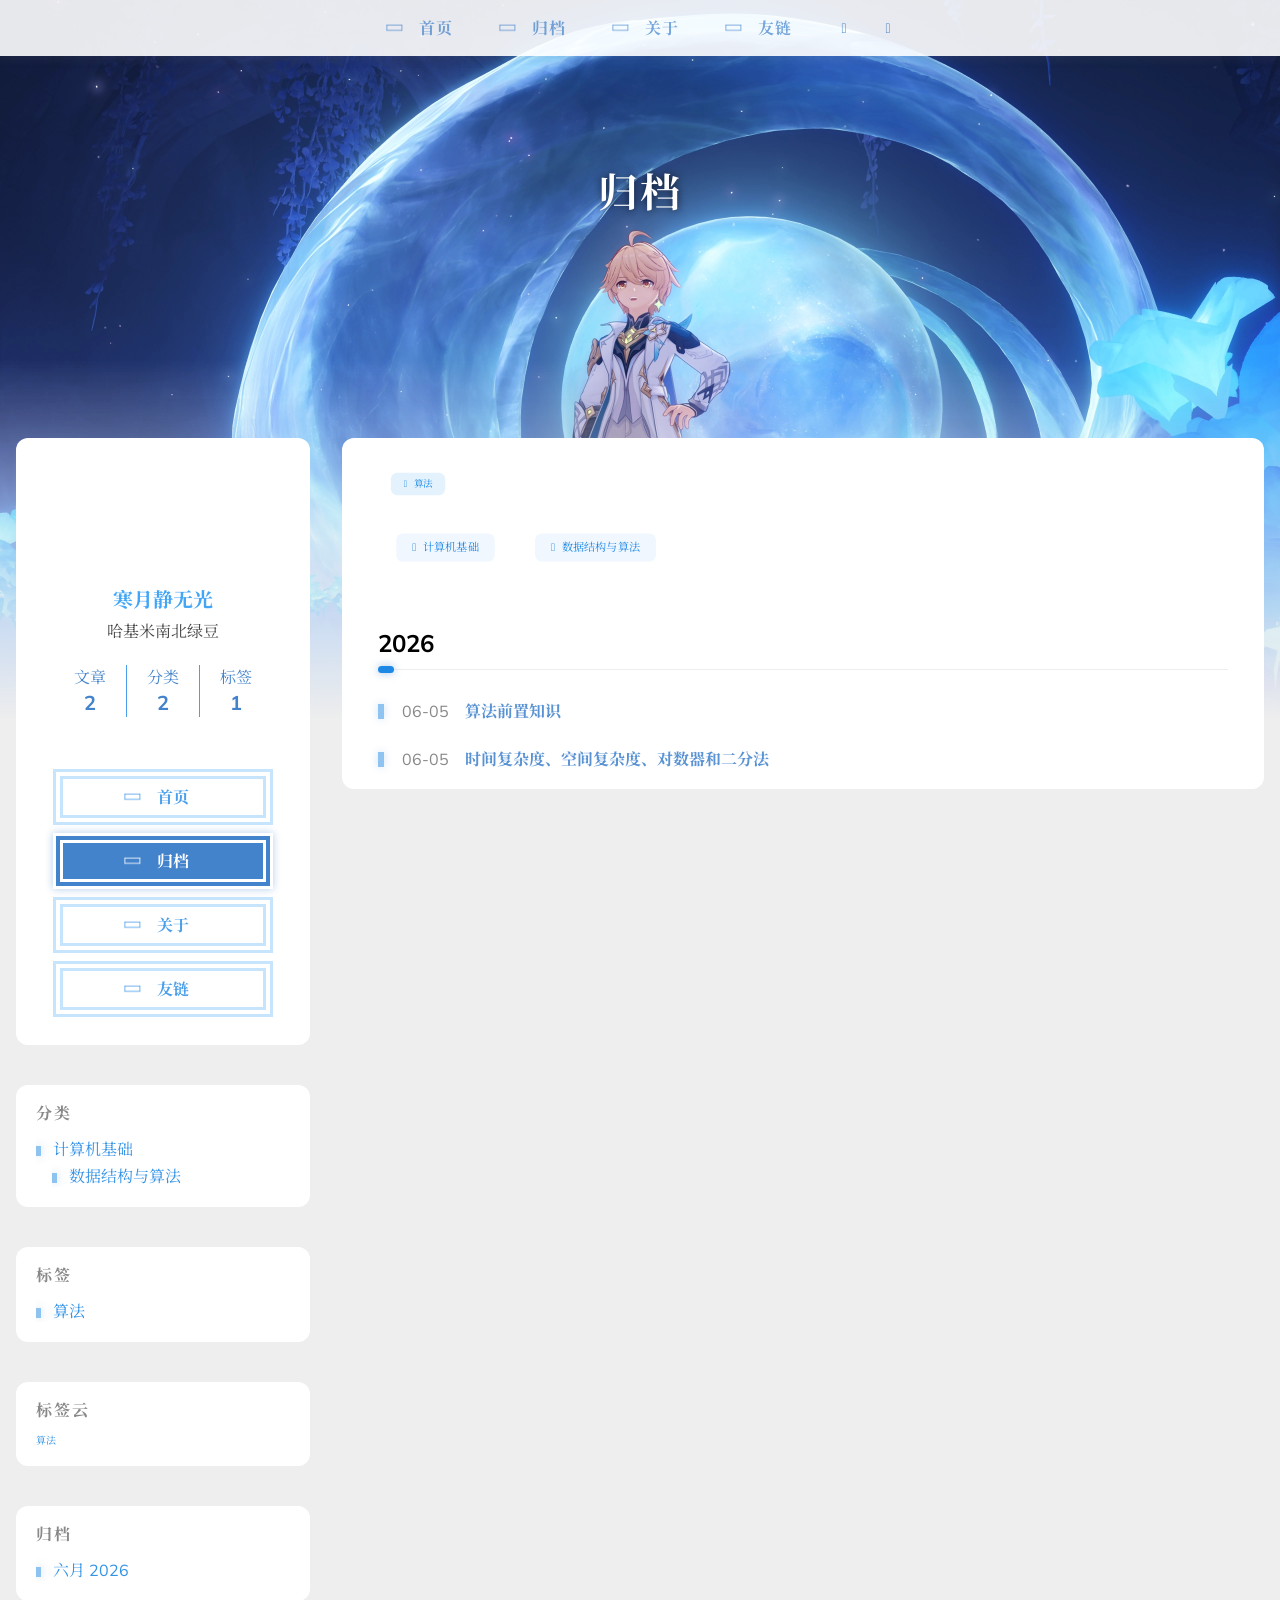
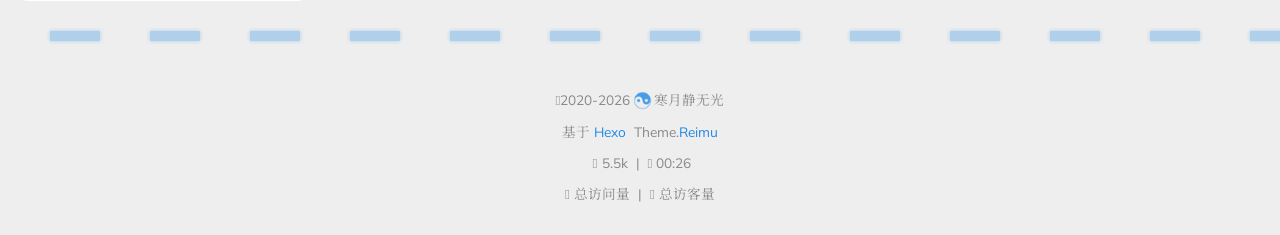
<file: archives/index.html>
<!DOCTYPE html>
  <html lang="zh-CN"  
      data-theme-mode="auto"
  >
  <head>
  <meta charset="utf-8">
  
  
  
  <script>window.REIMU_CONFIG = {};window.REIMU_CONFIG.icon_font = '4552607_ex15nbittbh';window.REIMU_CONFIG.clipboard_tips = {"success":{"zh-CN":"复制成功 (*^▽^*)"},"fail":{"zh-CN":"复制失败 (ﾟ⊿ﾟ)ﾂ"},"copyright":{"enable":false,"count":50,"license_type":"by-nc-sa"}};window.REIMU_CONFIG.clipboard_tips.copyright.content = '本博客所有文章除特别声明外，均采用 BY-NC-SA 许可协议。转载请注明出处！';window.REIMU_CONFIG.code_block = {"expand":true};window.REIMU_CONFIG.base = 'http://example.com';window.REIMU_CONFIG.relative = '/';</script>
  <title>
    归档 | 寒月静无光
  </title>
  <meta name="viewport" content="width=device-width, initial-scale=1, shrink-to-fit=no">
    <link rel="preload" as="style" href="https://fontsapi.zeoseven.com/292/main/result.css" onload="this.rel='stylesheet'" crossorigin>
    <link rel="preconnect" href="https://fonts.gstatic.com" crossorigin><link rel="preload" as="style" href="https://fonts.googleapis.com/css?family=Mulish:400,400italic,700,700italic|Noto Serif SC:400,400italic,700,700italic&display=swap"><link rel="stylesheet" href="https://fonts.googleapis.com/css?family=Mulish:400,400italic,700,700italic|Noto Serif SC:400,400italic,700,700italic&display=swap" media="print" onload="this.media='all'">
    <link rel="preload" href="//at.alicdn.com/t/c/font_4552607_ex15nbittbh.woff2" as="font" type="font/woff2" crossorigin="anonymous">
    
<link rel="stylesheet" href="/css/loader.css">

    <meta name="description" content="哈基米南北绿豆">
<meta property="og:type" content="website">
<meta property="og:title" content="寒月静无光">
<meta property="og:url" content="http://example.com/archives/index.html">
<meta property="og:site_name" content="寒月静无光">
<meta property="og:description" content="哈基米南北绿豆">
<meta property="og:locale" content="zh_CN">
<meta property="og:image" content="http://example.com/images/banner.webp">
<meta property="article:author" content="寒月静无光">
<meta name="twitter:card" content="summary">
<meta name="twitter:image" content="http://example.com/images/banner.webp">
    <link rel="alternate" href="/atom.xml" title="寒月静无光" type="application/atom+xml">
    <link rel="shortcut icon" href="/images/favicon.ico">
  
<link rel="stylesheet" href="/css/style.css">

  <link rel="preload" as="style" onload="this.onload=null;this.rel='stylesheet'" href="https://npm.webcache.cn/photoswipe@5.4.4/dist/photoswipe.css" integrity="sha384-IfxC36XL/toUyJ939C73PcgMuRzAZuIzZxE38drsmO5p6jD7ei+Zx/1oA/0l8ysE" crossorigin="anonymous">
    
<script src="https://npm.webcache.cn/pace-js@1.2.4/pace.min.js" integrity="sha384-k6YtvFUEIuEFBdrLKJ3YAUbBki333tj1CSUisai5Cswsg9wcLNaPzsTHDswp4Az8" crossorigin="anonymous"></script>

    
<link rel="stylesheet" href="https://npm.webcache.cn/@reimujs/aos@0.1.2/dist/aos.css" integrity="sha384-GMRP93c6Hkz9JVKGAuRR3nTS7M07RwPgTFenXiosjq2VbVgvdDNcz1g6Mkj8AONa" crossorigin="anonymous">

<meta name="generator" content="Hexo 8.1.2"></head>

  <body>
      <div id='loader'>
    <div class="loading-left-bg loading-bg"></div>
    <div class="loading-right-bg loading-bg"></div>
    <div class="spinner-box">
      <div class="loading-taichi rotate">
          <svg width="150" height="150" viewBox="0 0 1024 1024" class="icon" version="1.1" xmlns="https://www.w3.org/2000/svg" shape-rendering="geometricPrecision">
            <path d="M303.5 432A80 80 0 0 1 291.5 592A80 80 0 0 1 303.5 432z" fill="var(--red-1, #ff5252)" />
            <path d="M512 65A447 447 0 0 1 512 959L512 929A417 417 0 0 0 512 95A417 417 0 0 0 512 929L512 959A447 447 0 0 1 512 65z 
           M512 95A417 417 0 0 1 929 512A208.5 208.5 0 0 1 720.5 720.5L720.5 592A80 80 0 0 0 720.5 432A80 80 0 0 0 720.5 592L720.5 720.5A208.5 208.5 0 0 1 512 512A208.5 208.5 0 0 0 303.5 303.5A208.5 208.5 0 0 0 95 512A417 417 0 0 1 512 95z" fill="var(--red-1, #ff5252)" />
          </svg>
      </div>
      <div class="loading-word">少女祈祷中...</div>
    </div>
  </div>
  <script>
    var time = null;
    var loaderEl = document.getElementById('loader');
    var startLoading = () => {
      time = Date.now();
      loaderEl.classList.remove("loading");
    }
    var hideLoader = () => {
      document.body.style.overflow = 'auto';
      loader.classList.add('loading');
    };

    var endLoading = () => {
      if (!time) {
        hideLoader();
      } else {
        if (Date.now() - time > 500) {
          time = null;
          hideLoader();
        } else {
          setTimeout(endLoading, 500 - (Date.now() - time));
          time = null;
        }
      }
    }
    window.addEventListener('DOMContentLoaded', endLoading);
    loaderEl.addEventListener('click', endLoading);
  </script>
<div id="copy-tooltip"></div>
<div id="heatmap-tooltip"></div>


    <div id="container">
      <div id="wrap">
        <div id="header-nav">
  <nav id="main-nav" aria-label="Primary navigation">
        <a class="main-nav-link-wrap" href="/">
            <div class="main-nav-icon icon rotate">
                &#xe62b;
            </div>
          <span class="main-nav-link">首页</span>
        </a>
        <a class="main-nav-link-wrap" href="/archives">
            <div class="main-nav-icon icon rotate">
                &#xe62b;
            </div>
          <span class="main-nav-link">归档</span>
        </a>
        <a class="main-nav-link-wrap" href="/about">
            <div class="main-nav-icon icon rotate">
                &#xe62b;
            </div>
          <span class="main-nav-link">关于</span>
        </a>
        <a class="main-nav-link-wrap" href="/friend">
            <div class="main-nav-icon icon rotate">
                &#xe62b;
            </div>
          <span class="main-nav-link">友链</span>
        </a>
    <a id="main-nav-toggle" class="nav-icon" aria-label="Toggle navigation" role="button"></a>
  </nav>
  <nav id="sub-nav" aria-label="Secondary navigation">
      <a id="nav-rss-link" class="nav-icon" href="/atom.xml" title="RSS 订阅" aria-label="RSS 订阅" target="_blank"></a>
  </nav>
</div>
<header id="header" aria-label="Site header">
      <picture>
      </picture>
        <img  fetchpriority="high" src="/images/banner.webp" alt="">
  <div id="header-outer">
    <div id="header-title">
          <span id="logo">
            <h1 data-aos="slide-up">归档</h1>
          </span>
        <h2 id="subtitle-wrap" data-aos="slide-down">
        </h2>
    </div>
  </div>
</header>

        <div id="content" aria-label="Page content" class="sidebar-left"  >
          <aside id="sidebar" aria-label="Sidebar">
  <div class="sidebar-wrapper-container ">
  <div class="sidebar-wrapper">
    <div class="sidebar-wrap" data-aos="fade-up">
        <div class="sidebar-author">
  <img data-src="/avatar/avatar.webp" data-sizes="auto" alt="寒月静无光" class="lazyload">
  <div class="sidebar-author-name">寒月静无光</div>
  <div class="sidebar-description">哈基米南北绿豆</div>
</div>
<div class="sidebar-state">
  <div class="sidebar-state-article">
    <div>文章</div>
    <div class="sidebar-state-number">2</div>
  </div>
  <div class="sidebar-state-category">
    <div>分类</div>
    <div class="sidebar-state-number">2</div>
  </div>
  <div class="sidebar-state-tag">
    <div>标签</div>
    <div class="sidebar-state-number">1</div>
  </div>
</div>
<div class="sidebar-social" >
</div>
<div class="sidebar-menu">
      <div class="sidebar-menu-link-wrap">
        <a class="sidebar-menu-link-dummy" href="/" aria-label="首页"></a>
          <div class="sidebar-menu-icon icon rotate">
              &#xe62b;
          </div>
        <div class="sidebar-menu-link">首页</div>
      </div>
      <div class="sidebar-menu-link-wrap">
        <a class="sidebar-menu-link-dummy" href="/archives" aria-label="归档"></a>
          <div class="sidebar-menu-icon icon rotate">
              &#xe62b;
          </div>
        <div class="sidebar-menu-link">归档</div>
      </div>
      <div class="sidebar-menu-link-wrap">
        <a class="sidebar-menu-link-dummy" href="/about" aria-label="关于"></a>
          <div class="sidebar-menu-icon icon rotate">
              &#xe62b;
          </div>
        <div class="sidebar-menu-link">关于</div>
      </div>
      <div class="sidebar-menu-link-wrap">
        <a class="sidebar-menu-link-dummy" href="/friend" aria-label="友链"></a>
          <div class="sidebar-menu-icon icon rotate">
              &#xe62b;
          </div>
        <div class="sidebar-menu-link">友链</div>
      </div>
</div>

    </div>
  </div>
  <div class="sidebar-widget">
        <div class="widget-wrapper">
    <div class="widget-wrap" data-aos="fade-up">
      <h3 class="widget-title">分类</h3>
      <div class="widget">
        <ul class="category-list"><li class="category-list-item"><a class="category-list-link" href="/categories/%E8%AE%A1%E7%AE%97%E6%9C%BA%E5%9F%BA%E7%A1%80/" title="计算机基础">计算机基础</a><ul class="category-list-child"><li class="category-list-item"><a class="category-list-link" href="/categories/%E8%AE%A1%E7%AE%97%E6%9C%BA%E5%9F%BA%E7%A1%80/%E6%95%B0%E6%8D%AE%E7%BB%93%E6%9E%84%E4%B8%8E%E7%AE%97%E6%B3%95/" title="数据结构与算法">数据结构与算法</a></li></ul></li></ul>
      </div>
    </div>
  </div>

        <div class="widget-wrapper">
    <div class="widget-wrap" data-aos="fade-up">
      <h3 class="widget-title">标签</h3>
      <div class="widget">
        <ul class="tag-list" itemprop="keywords"><li class="tag-list-item"><a class="tag-list-link" href="/tags/%E7%AE%97%E6%B3%95/" rel="tag" title="算法">算法</a></li></ul>
      </div>
    </div>
  </div>

        <div class="widget-wrapper">
    <div class="widget-wrap" data-aos="fade-up">
      <h3 class="widget-title">标签云</h3>
      <div class="widget tagcloud">
        <a href="/tags/%E7%AE%97%E6%B3%95/" style="font-size: 10px;">算法</a>
      </div>
    </div>
  </div>

        <div class="widget-wrapper">
    <div class="widget-wrap" data-aos="fade-up">
      <h3 class="widget-title">归档</h3>
      <div class="widget">
        <ul class="archive-list"><li class="archive-list-item"><a class="archive-list-link" href="/archives/2026/06/">六月 2026</a></li></ul>
      </div>
    </div>
  </div>

  </div>
  </div>
</aside>

          <section id="main" aria-label="Main content"><div class="archives-outer-wrap" data-aos="fade-up">
    <div class="tag-wrap">
    <div class="archives-tag-list-item" data-aos="zoom-in">
      <a class="archives-tag-list-link" href="/tags/%E7%AE%97%E6%B3%95/">算法</a>
    </div>
</div>
<div class="category-wrap">
    <div class="archives-category-list-item" data-aos="zoom-in">
      <a class="archives-category-list-link" href="/categories/%E8%AE%A1%E7%AE%97%E6%9C%BA%E5%9F%BA%E7%A1%80/">计算机基础</a>
    </div>
    <div class="archives-category-list-item" data-aos="zoom-in">
      <a class="archives-category-list-link" href="/categories/%E8%AE%A1%E7%AE%97%E6%9C%BA%E5%9F%BA%E7%A1%80/%E6%95%B0%E6%8D%AE%E7%BB%93%E6%9E%84%E4%B8%8E%E7%AE%97%E6%B3%95/">数据结构与算法</a>
    </div>
</div>
        <section class="archives-wrap" data-aos="fade-up">
          <div class="archive-year-wrap">
            <a href="/archives/2026" class="archive-year">2026</a>
          </div>
          <ul>
            <li class="archive-article">
  <div class="archive-article-date">
    <span>
      <time class="dt-published" datetime="2026-06-05T05:57:26.000Z" itemprop="datePublished">06-05</time>
    </span>
  </div>
    <a class="archive-article-title" href="/2026/06/05/%E7%AE%97%E6%B3%95%E5%89%8D%E7%BD%AE%E7%9F%A5%E8%AF%86/">算法前置知识</a>
</li>

            <li class="archive-article">
  <div class="archive-article-date">
    <span>
      <time class="dt-published" datetime="2026-06-05T05:57:26.000Z" itemprop="datePublished">06-05</time>
    </span>
  </div>
    <a class="archive-article-title" href="/2026/06/05/%E6%97%B6%E9%97%B4%E5%A4%8D%E6%9D%82%E5%BA%A6%E3%80%81%E7%A9%BA%E9%97%B4%E5%A4%8D%E6%9D%82%E5%BA%A6%E3%80%81%E5%AF%B9%E6%95%B0%E5%99%A8%E5%92%8C%E4%BA%8C%E5%88%86%E6%B3%95/">时间复杂度、空间复杂度、对数器和二分法</a>
</li>

          </ul>
        </section>
  </div>

</section>
        </div>
        <footer id="footer" aria-label="Site footer">
  <div style="width: 100%; overflow: hidden">
    <div class="footer-line"></div>
  </div>
  <div id="footer-info">
    <div>
      <span class="icon-copyright"></span>
        2020-2026
        <span class="footer-info-sep rotate"></span>
      寒月静无光
    </div>
      <div>
        基于&nbsp;<a href="https://hexo.io/" rel="noopener nofollow noreferrer" target="_blank">Hexo</a>&nbsp;
        Theme.<a href="https://github.com/D-Sketon/hexo-theme-reimu" rel="noopener nofollow noreferrer" target="_blank">Reimu</a>
      </div>
      <div>
        <span class="icon-brush"></span>
        5.5k
        &nbsp;|&nbsp;
        <span class="icon-coffee"></span>
        00:26
      </div>
      <div>
        <span class="icon-eye"></span>
        <span id="busuanzi_container_site_pv">总访问量&nbsp;<span id="busuanzi_value_site_pv"></span></span>
        &nbsp;|&nbsp;
        <span class="icon-user"></span>
        <span id="busuanzi_container_site_uv">总访客量&nbsp;<span id="busuanzi_value_site_uv"></span></span>
      </div>
  </div>
</footer>

          <div class="sidebar-top">
            <div class="sidebar-top-taichi rotate"></div>
            <div class="arrow-up"></div>
          </div>
        <div id="mask" class="hide"></div>
      </div>
      <nav id="mobile-nav" aria-label="Mobile navigation">
  <div class="sidebar-wrap">
      <div class="sidebar-author">
  <img data-src="/avatar/avatar.webp" data-sizes="auto" alt="寒月静无光" class="lazyload">
  <div class="sidebar-author-name">寒月静无光</div>
  <div class="sidebar-description">哈基米南北绿豆</div>
</div>
<div class="sidebar-state">
  <div class="sidebar-state-article">
    <div>文章</div>
    <div class="sidebar-state-number">2</div>
  </div>
  <div class="sidebar-state-category">
    <div>分类</div>
    <div class="sidebar-state-number">2</div>
  </div>
  <div class="sidebar-state-tag">
    <div>标签</div>
    <div class="sidebar-state-number">1</div>
  </div>
</div>
<div class="sidebar-social" >
</div>
<div class="sidebar-menu">
      <div class="sidebar-menu-link-wrap">
        <a class="sidebar-menu-link-dummy" href="/" aria-label="首页"></a>
          <div class="sidebar-menu-icon icon rotate">
              &#xe62b;
          </div>
        <div class="sidebar-menu-link">首页</div>
      </div>
      <div class="sidebar-menu-link-wrap">
        <a class="sidebar-menu-link-dummy" href="/archives" aria-label="归档"></a>
          <div class="sidebar-menu-icon icon rotate">
              &#xe62b;
          </div>
        <div class="sidebar-menu-link">归档</div>
      </div>
      <div class="sidebar-menu-link-wrap">
        <a class="sidebar-menu-link-dummy" href="/about" aria-label="关于"></a>
          <div class="sidebar-menu-icon icon rotate">
              &#xe62b;
          </div>
        <div class="sidebar-menu-link">关于</div>
      </div>
      <div class="sidebar-menu-link-wrap">
        <a class="sidebar-menu-link-dummy" href="/friend" aria-label="友链"></a>
          <div class="sidebar-menu-icon icon rotate">
              &#xe62b;
          </div>
        <div class="sidebar-menu-link">友链</div>
      </div>
</div>

  </div>
</nav>

    </div>
    
<script src="https://npm.webcache.cn/lazysizes@5.3.2/lazysizes.min.js" integrity="sha384-3gT&#x2F;vsepWkfz&#x2F;ff7PpWNUeMzeWoH3cDhm&#x2F;A8jM7ouoAK0&#x2F;fP&#x2F;9bcHHR5kHq2nf+e" crossorigin="anonymous"></script>


<script src="https://npm.webcache.cn/clipboard@2.0.11/dist/clipboard.min.js" integrity="sha384-J08i8An&#x2F;QeARD9ExYpvphB8BsyOj3Gh2TSh1aLINKO3L0cMSH2dN3E22zFoXEi0Q" crossorigin="anonymous"></script>




<script src="/js/script.js"></script>


  
<script src="/js/aos.js"></script>

  <script>
    var aosInit = () => {
      AOS.init({
        duration: 1000,
        easing: "ease",
        once: true,
        offset: 50,
      });
    };
    if (document.readyState === 'loading') {
      document.addEventListener('DOMContentLoaded', aosInit);
    } else {
      aosInit();
    }
  </script>


<script src="/js/pjax_script.js" data-pjax></script>




  <script>
    var setupFirework = () => {
      if (!false || !window.matchMedia('(max-width: 768px)').matches) {
        window.firework && window.firework(JSON.parse('{"excludeElements":["a","button"],"particles":[{"shape":"circle","move":["emit"],"easing":"easeOutExpo","colors":["var(--red-1)","var(--red-2)","var(--red-3)","var(--red-4)"],"number":20,"duration":[1200,1800],"shapeOptions":{"radius":[16,32],"alpha":[0.3,0.5]}},{"shape":"circle","move":["diffuse"],"easing":"easeOutExpo","colors":["var(--red-0)"],"number":1,"duration":[1200,1800],"shapeOptions":{"radius":20,"alpha":[0.2,0.5],"lineWidth":6}}]}'));
      }
    }
  </script>
  
<script src="https://npm.webcache.cn/mouse-firework@0.2.0/dist/index.umd.js" integrity="sha384-qi9WggRt19tv8Vc7pCHW3ulMNLwrn515zaLEWZjl1px07vz8+pUoWX8n1rgq282T" crossorigin="anonymous" onload="setupFirework()" defer></script>






<div id="lazy-script">
  <div>
  </div>
</div>


  <script>
    console.log(String.raw`%c 
 ______     ______     __     __    __     __  __    
/\  == \   /\  ___\   /\ \   /\ "-./  \   /\ \/\ \   
\ \  __<   \ \  __\   \ \ \  \ \ \-./\ \  \ \ \_\ \  
 \ \_\ \_\  \ \_____\  \ \_\  \ \_\ \ \_\  \ \_____\ 
  \/_/ /_/   \/_____/   \/_/   \/_/  \/_/   \/_____/ 
                                                  
`,'color: #ff5252;')
    console.log('%c Theme.Reimu v' + '1.12.5' + ' %c https://github.com/D-Sketon/hexo-theme-reimu ', 'color: white; background: #ff5252; padding:5px 0;', 'padding:4px;border:1px solid #ff5252;')
  </script>
  


  
<script src="https://npm.webcache.cn/busuanzi@2.3.0/bsz.pure.mini.js" integrity="sha384-0M75wtSkhjIInv4coYlaJU83+OypaRCIq2SukQVQX04eGTCBXJDuWAbJet56id+S" crossorigin="anonymous" async></script>


<script>
  if ('serviceWorker' in navigator) {
    navigator.serviceWorker.getRegistrations().then((registrations) => {
      for (let registration of registrations) {
        registration.unregister();
      }
    });
  }
</script>




  </body>
  </html>
</file>
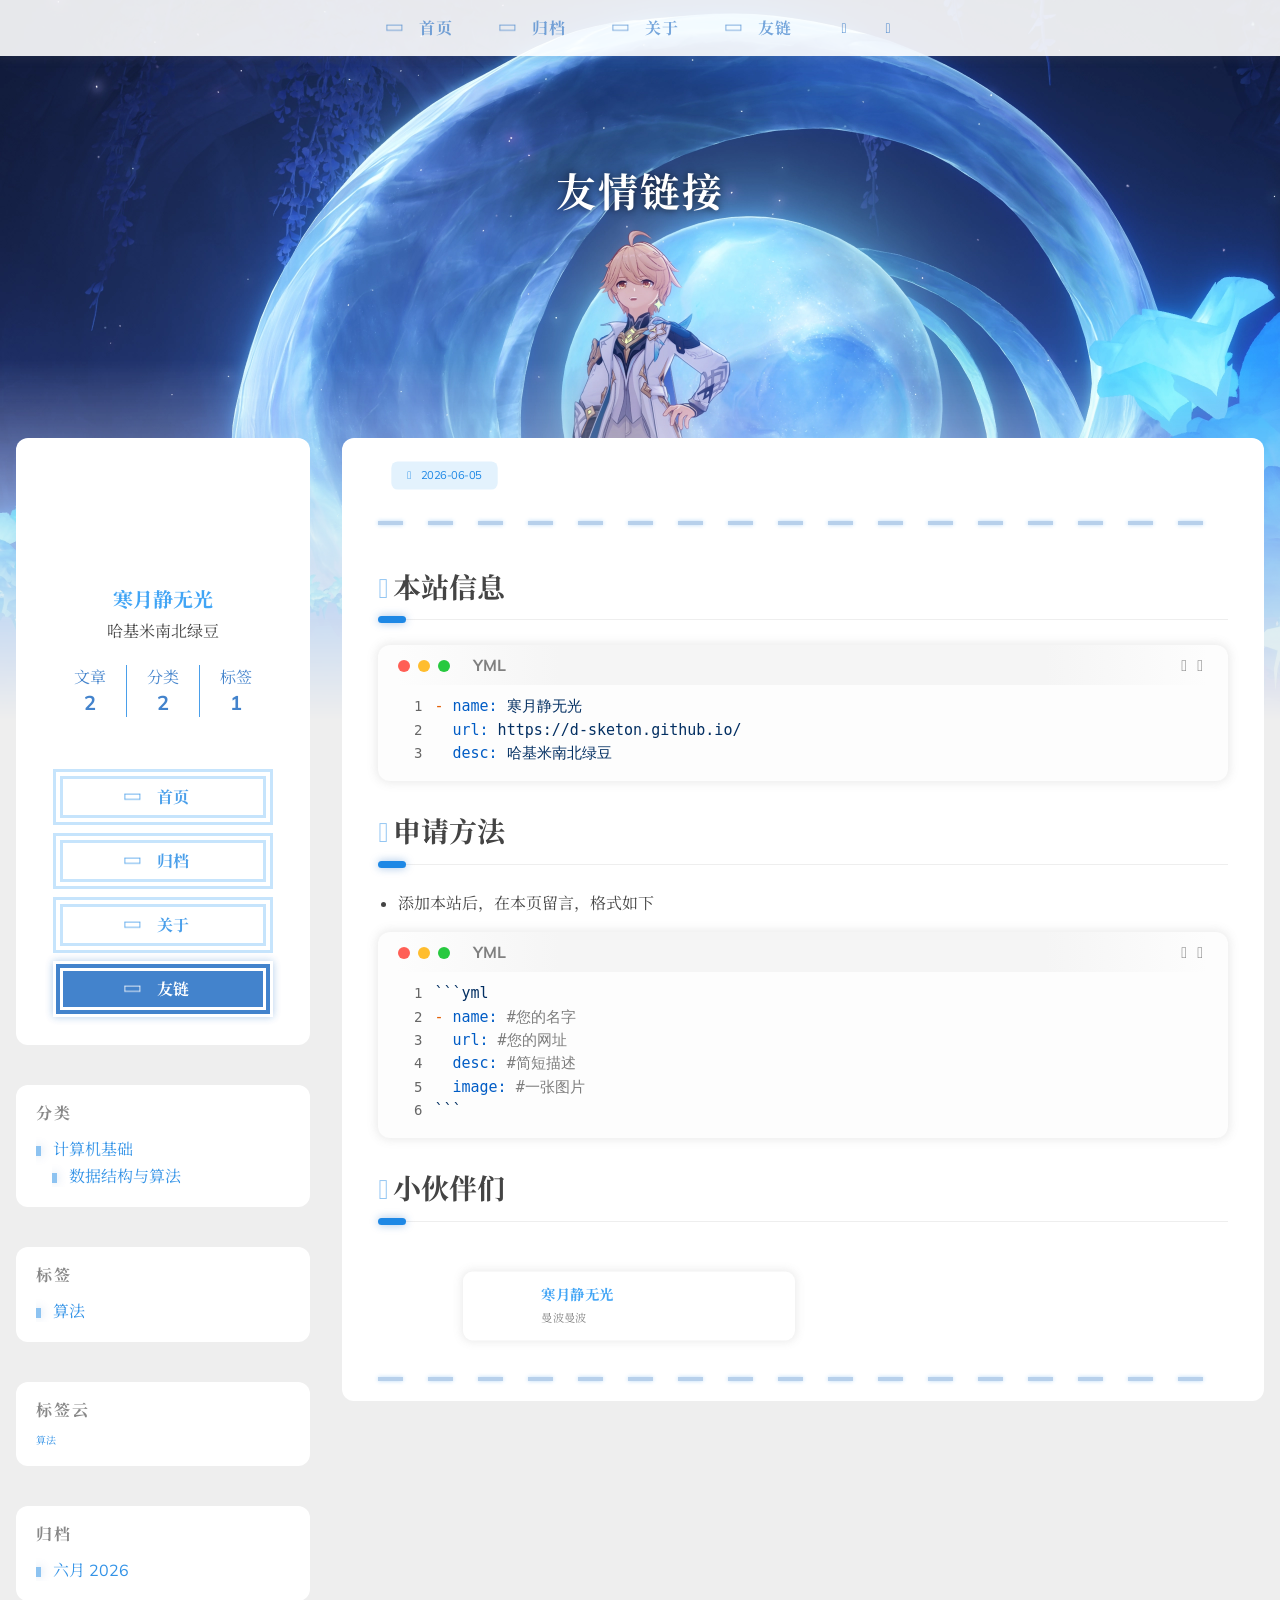
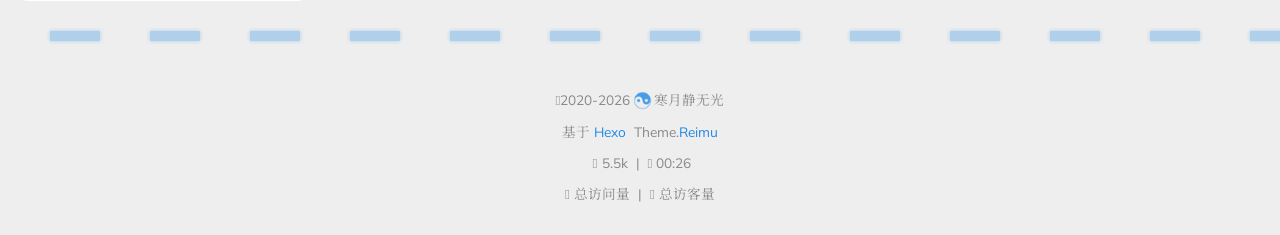
<file: friend/index.html>
<!DOCTYPE html>
  <html lang="zh-CN"  
      data-theme-mode="auto"
  >
  <head>
  <meta charset="utf-8">
  
  
  
  <script>window.REIMU_CONFIG = {};window.REIMU_CONFIG.icon_font = '4552607_ex15nbittbh';window.REIMU_CONFIG.clipboard_tips = {"success":{"zh-CN":"复制成功 (*^▽^*)"},"fail":{"zh-CN":"复制失败 (ﾟ⊿ﾟ)ﾂ"},"copyright":{"enable":false,"count":50,"license_type":"by-nc-sa"}};window.REIMU_CONFIG.clipboard_tips.copyright.content = '本博客所有文章除特别声明外，均采用 BY-NC-SA 许可协议。转载请注明出处！';window.REIMU_CONFIG.code_block = {"expand":true};window.REIMU_CONFIG.base = 'http://example.com';window.REIMU_CONFIG.relative = '/';</script>
  <title>
    友情链接 | 寒月静无光
  </title>
  <meta name="viewport" content="width=device-width, initial-scale=1, shrink-to-fit=no">
    <link rel="preload" as="style" href="https://fontsapi.zeoseven.com/292/main/result.css" onload="this.rel='stylesheet'" crossorigin>
    <link rel="preconnect" href="https://fonts.gstatic.com" crossorigin><link rel="preload" as="style" href="https://fonts.googleapis.com/css?family=Mulish:400,400italic,700,700italic|Noto Serif SC:400,400italic,700,700italic&display=swap"><link rel="stylesheet" href="https://fonts.googleapis.com/css?family=Mulish:400,400italic,700,700italic|Noto Serif SC:400,400italic,700,700italic&display=swap" media="print" onload="this.media='all'">
    <link rel="preload" href="//at.alicdn.com/t/c/font_4552607_ex15nbittbh.woff2" as="font" type="font/woff2" crossorigin="anonymous">
    
<link rel="stylesheet" href="/css/loader.css">

    <meta name="description" content="本站信息123- name: 寒月静无光  url: https:&#x2F;&#x2F;d-sketon.github.io&#x2F;  desc: 哈基米南北绿豆  申请方法 添加本站后，在本页留言，格式如下  123456​&#96;&#96;&#96;yml- name: #您的名字  url: #您的网址  desc: #简短描述  image: #一张图片​&#96;&#96;&#96;  小伙伴们">
<meta property="og:type" content="website">
<meta property="og:title" content="友情链接">
<meta property="og:url" content="http://example.com/friend/index.html">
<meta property="og:site_name" content="寒月静无光">
<meta property="og:description" content="本站信息123- name: 寒月静无光  url: https:&#x2F;&#x2F;d-sketon.github.io&#x2F;  desc: 哈基米南北绿豆  申请方法 添加本站后，在本页留言，格式如下  123456​&#96;&#96;&#96;yml- name: #您的名字  url: #您的网址  desc: #简短描述  image: #一张图片​&#96;&#96;&#96;  小伙伴们">
<meta property="og:locale" content="zh_CN">
<meta property="og:image" content="http://example.com/images/banner.webp">
<meta property="article:published_time" content="2026-06-05T05:27:30.573Z">
<meta property="article:modified_time" content="2026-06-05T05:27:30.573Z">
<meta property="article:author" content="寒月静无光">
<meta name="twitter:card" content="summary">
<meta name="twitter:image" content="http://example.com/images/banner.webp">
    <link rel="alternate" href="/atom.xml" title="寒月静无光" type="application/atom+xml">
    <link rel="shortcut icon" href="/images/favicon.ico">
  
<link rel="stylesheet" href="/css/style.css">

  <link rel="preload" as="style" onload="this.onload=null;this.rel='stylesheet'" href="https://npm.webcache.cn/photoswipe@5.4.4/dist/photoswipe.css" integrity="sha384-IfxC36XL/toUyJ939C73PcgMuRzAZuIzZxE38drsmO5p6jD7ei+Zx/1oA/0l8ysE" crossorigin="anonymous">
    
<script src="https://npm.webcache.cn/pace-js@1.2.4/pace.min.js" integrity="sha384-k6YtvFUEIuEFBdrLKJ3YAUbBki333tj1CSUisai5Cswsg9wcLNaPzsTHDswp4Az8" crossorigin="anonymous"></script>

    
<link rel="stylesheet" href="https://npm.webcache.cn/@reimujs/aos@0.1.2/dist/aos.css" integrity="sha384-GMRP93c6Hkz9JVKGAuRR3nTS7M07RwPgTFenXiosjq2VbVgvdDNcz1g6Mkj8AONa" crossorigin="anonymous">

<meta name="generator" content="Hexo 8.1.2"></head>

  <body>
      <div id='loader'>
    <div class="loading-left-bg loading-bg"></div>
    <div class="loading-right-bg loading-bg"></div>
    <div class="spinner-box">
      <div class="loading-taichi rotate">
          <svg width="150" height="150" viewBox="0 0 1024 1024" class="icon" version="1.1" xmlns="https://www.w3.org/2000/svg" shape-rendering="geometricPrecision">
            <path d="M303.5 432A80 80 0 0 1 291.5 592A80 80 0 0 1 303.5 432z" fill="var(--red-1, #ff5252)" />
            <path d="M512 65A447 447 0 0 1 512 959L512 929A417 417 0 0 0 512 95A417 417 0 0 0 512 929L512 959A447 447 0 0 1 512 65z 
           M512 95A417 417 0 0 1 929 512A208.5 208.5 0 0 1 720.5 720.5L720.5 592A80 80 0 0 0 720.5 432A80 80 0 0 0 720.5 592L720.5 720.5A208.5 208.5 0 0 1 512 512A208.5 208.5 0 0 0 303.5 303.5A208.5 208.5 0 0 0 95 512A417 417 0 0 1 512 95z" fill="var(--red-1, #ff5252)" />
          </svg>
      </div>
      <div class="loading-word">少女祈祷中...</div>
    </div>
  </div>
  <script>
    var time = null;
    var loaderEl = document.getElementById('loader');
    var startLoading = () => {
      time = Date.now();
      loaderEl.classList.remove("loading");
    }
    var hideLoader = () => {
      document.body.style.overflow = 'auto';
      loader.classList.add('loading');
    };

    var endLoading = () => {
      if (!time) {
        hideLoader();
      } else {
        if (Date.now() - time > 500) {
          time = null;
          hideLoader();
        } else {
          setTimeout(endLoading, 500 - (Date.now() - time));
          time = null;
        }
      }
    }
    window.addEventListener('DOMContentLoaded', endLoading);
    loaderEl.addEventListener('click', endLoading);
  </script>
<div id="copy-tooltip"></div>
<div id="heatmap-tooltip"></div>


    <div id="container">
      <div id="wrap">
        <div id="header-nav">
  <nav id="main-nav" aria-label="Primary navigation">
        <a class="main-nav-link-wrap" href="/">
            <div class="main-nav-icon icon rotate">
                &#xe62b;
            </div>
          <span class="main-nav-link">首页</span>
        </a>
        <a class="main-nav-link-wrap" href="/archives">
            <div class="main-nav-icon icon rotate">
                &#xe62b;
            </div>
          <span class="main-nav-link">归档</span>
        </a>
        <a class="main-nav-link-wrap" href="/about">
            <div class="main-nav-icon icon rotate">
                &#xe62b;
            </div>
          <span class="main-nav-link">关于</span>
        </a>
        <a class="main-nav-link-wrap" href="/friend">
            <div class="main-nav-icon icon rotate">
                &#xe62b;
            </div>
          <span class="main-nav-link">友链</span>
        </a>
    <a id="main-nav-toggle" class="nav-icon" aria-label="Toggle navigation" role="button"></a>
  </nav>
  <nav id="sub-nav" aria-label="Secondary navigation">
      <a id="nav-rss-link" class="nav-icon" href="/atom.xml" title="RSS 订阅" aria-label="RSS 订阅" target="_blank"></a>
  </nav>
</div>
<header id="header" aria-label="Site header">
      <picture>
      </picture>
        <img  fetchpriority="high" src="/images/banner.webp" alt="友情链接">
  <div id="header-outer">
    <div id="header-title">
          <span id="logo">
            <h1 data-aos="slide-up">友情链接</h1>
          </span>
        <h2 id="subtitle-wrap" data-aos="slide-down">
        </h2>
    </div>
  </div>
</header>

        <div id="content" aria-label="Page content" class="sidebar-left"  >
          <aside id="sidebar" aria-label="Sidebar">
  <div class="sidebar-wrapper-container ">
  <div class="sidebar-wrapper">
    <div class="sidebar-wrap" data-aos="fade-up">
        <div class="sidebar-author">
  <img data-src="/avatar/avatar.webp" data-sizes="auto" alt="寒月静无光" class="lazyload">
  <div class="sidebar-author-name">寒月静无光</div>
  <div class="sidebar-description">哈基米南北绿豆</div>
</div>
<div class="sidebar-state">
  <div class="sidebar-state-article">
    <div>文章</div>
    <div class="sidebar-state-number">2</div>
  </div>
  <div class="sidebar-state-category">
    <div>分类</div>
    <div class="sidebar-state-number">2</div>
  </div>
  <div class="sidebar-state-tag">
    <div>标签</div>
    <div class="sidebar-state-number">1</div>
  </div>
</div>
<div class="sidebar-social" >
</div>
<div class="sidebar-menu">
      <div class="sidebar-menu-link-wrap">
        <a class="sidebar-menu-link-dummy" href="/" aria-label="首页"></a>
          <div class="sidebar-menu-icon icon rotate">
              &#xe62b;
          </div>
        <div class="sidebar-menu-link">首页</div>
      </div>
      <div class="sidebar-menu-link-wrap">
        <a class="sidebar-menu-link-dummy" href="/archives" aria-label="归档"></a>
          <div class="sidebar-menu-icon icon rotate">
              &#xe62b;
          </div>
        <div class="sidebar-menu-link">归档</div>
      </div>
      <div class="sidebar-menu-link-wrap">
        <a class="sidebar-menu-link-dummy" href="/about" aria-label="关于"></a>
          <div class="sidebar-menu-icon icon rotate">
              &#xe62b;
          </div>
        <div class="sidebar-menu-link">关于</div>
      </div>
      <div class="sidebar-menu-link-wrap">
        <a class="sidebar-menu-link-dummy" href="/friend" aria-label="友链"></a>
          <div class="sidebar-menu-icon icon rotate">
              &#xe62b;
          </div>
        <div class="sidebar-menu-link">友链</div>
      </div>
</div>

    </div>
  </div>
  <div class="sidebar-widget">
        <div class="widget-wrapper">
    <div class="widget-wrap" data-aos="fade-up">
      <h3 class="widget-title">分类</h3>
      <div class="widget">
        <ul class="category-list"><li class="category-list-item"><a class="category-list-link" href="/categories/%E8%AE%A1%E7%AE%97%E6%9C%BA%E5%9F%BA%E7%A1%80/" title="计算机基础">计算机基础</a><ul class="category-list-child"><li class="category-list-item"><a class="category-list-link" href="/categories/%E8%AE%A1%E7%AE%97%E6%9C%BA%E5%9F%BA%E7%A1%80/%E6%95%B0%E6%8D%AE%E7%BB%93%E6%9E%84%E4%B8%8E%E7%AE%97%E6%B3%95/" title="数据结构与算法">数据结构与算法</a></li></ul></li></ul>
      </div>
    </div>
  </div>

        <div class="widget-wrapper">
    <div class="widget-wrap" data-aos="fade-up">
      <h3 class="widget-title">标签</h3>
      <div class="widget">
        <ul class="tag-list" itemprop="keywords"><li class="tag-list-item"><a class="tag-list-link" href="/tags/%E7%AE%97%E6%B3%95/" rel="tag" title="算法">算法</a></li></ul>
      </div>
    </div>
  </div>

        <div class="widget-wrapper">
    <div class="widget-wrap" data-aos="fade-up">
      <h3 class="widget-title">标签云</h3>
      <div class="widget tagcloud">
        <a href="/tags/%E7%AE%97%E6%B3%95/" style="font-size: 10px;">算法</a>
      </div>
    </div>
  </div>

        <div class="widget-wrapper">
    <div class="widget-wrap" data-aos="fade-up">
      <h3 class="widget-title">归档</h3>
      <div class="widget">
        <ul class="archive-list"><li class="archive-list-item"><a class="archive-list-link" href="/archives/2026/06/">六月 2026</a></li></ul>
      </div>
    </div>
  </div>

  </div>
  </div>
</aside>

          <section id="main" aria-label="Main content"><article id="page-" class="h-entry article" itemscope itemtype="https://schema.org/BlogPosting">
  <div class="article-inner" data-aos="fade-up">
    <div class="article-meta">
      <div class="article-date">
  <span class="article-date-link icon-calendar" data-aos="zoom-in">
    <time datetime="2026-06-05T05:27:30.573Z" itemprop="datePublished">2026-06-05</time>
    <time style="display: none;" id="post-update-time">2026-06-05</time>
  </span>
</div>

    </div>
    
    <div class="hr-line"></div>
    
    <div class="e-content article-entry" itemprop="articleBody">
        <h2 id="本站信息"><a href="#本站信息" class="headerlink" title="本站信息"></a>本站信息</h2><figure class="highlight yml"><table><tr><td class="gutter"><pre><span class="line">1</span><br><span class="line">2</span><br><span class="line">3</span><br></pre></td><td class="code"><pre><span class="line"><span class="bullet">-</span> <span class="attr">name:</span> <span class="string">寒月静无光</span></span><br><span class="line">  <span class="attr">url:</span> <span class="string">https://d-sketon.github.io/</span></span><br><span class="line">  <span class="attr">desc:</span> <span class="string">哈基米南北绿豆</span></span><br></pre></td></tr></table></figure>

<h2 id="申请方法"><a href="#申请方法" class="headerlink" title="申请方法"></a>申请方法</h2><ul>
<li>添加本站后，在本页留言，格式如下</li>
</ul>
<figure class="highlight yml"><table><tr><td class="gutter"><pre><span class="line">1</span><br><span class="line">2</span><br><span class="line">3</span><br><span class="line">4</span><br><span class="line">5</span><br><span class="line">6</span><br></pre></td><td class="code"><pre><span class="line"><span class="string">​```yml</span></span><br><span class="line"><span class="bullet">-</span> <span class="attr">name:</span> <span class="comment">#您的名字</span></span><br><span class="line">  <span class="attr">url:</span> <span class="comment">#您的网址</span></span><br><span class="line">  <span class="attr">desc:</span> <span class="comment">#简短描述</span></span><br><span class="line">  <span class="attr">image:</span> <span class="comment">#一张图片</span></span><br><span class="line"><span class="string">​```</span></span><br></pre></td></tr></table></figure>

<h2 id="小伙伴们"><a href="#小伙伴们" class="headerlink" title="小伙伴们"></a>小伙伴们</h2><div class="friend-wrap" data-aos="zoom-in"><div class="friend-item-wrap">
    <a href="https://d-sketon.github.io/" rel="noopener nofollow noreferrer" target="_blank"></a>
    <div class="friend-icon-wrap">
      <img class="no-lightbox" src="https://hzp-blog-bucket.oss-cn-beijing.aliyuncs.com/avatar.webp" alt="寒月静无光">
    </div>
    <div class="friend-info-wrap">
      <div class="friend-name">
          寒月静无光 
      </div>
      <div class="friend-desc">
        曼波曼波
      </div>
    </div>
  </div></div>

    </div>
    <footer class="article-footer">
      
      
    </footer>
  </div>
  
</article>


</section>
        </div>
        <footer id="footer" aria-label="Site footer">
  <div style="width: 100%; overflow: hidden">
    <div class="footer-line"></div>
  </div>
  <div id="footer-info">
    <div>
      <span class="icon-copyright"></span>
        2020-2026
        <span class="footer-info-sep rotate"></span>
      寒月静无光
    </div>
      <div>
        基于&nbsp;<a href="https://hexo.io/" rel="noopener nofollow noreferrer" target="_blank">Hexo</a>&nbsp;
        Theme.<a href="https://github.com/D-Sketon/hexo-theme-reimu" rel="noopener nofollow noreferrer" target="_blank">Reimu</a>
      </div>
      <div>
        <span class="icon-brush"></span>
        5.5k
        &nbsp;|&nbsp;
        <span class="icon-coffee"></span>
        00:26
      </div>
      <div>
        <span class="icon-eye"></span>
        <span id="busuanzi_container_site_pv">总访问量&nbsp;<span id="busuanzi_value_site_pv"></span></span>
        &nbsp;|&nbsp;
        <span class="icon-user"></span>
        <span id="busuanzi_container_site_uv">总访客量&nbsp;<span id="busuanzi_value_site_uv"></span></span>
      </div>
  </div>
</footer>

          <div class="sidebar-top">
            <div class="sidebar-top-taichi rotate"></div>
            <div class="arrow-up"></div>
          </div>
        <div id="mask" class="hide"></div>
      </div>
      <nav id="mobile-nav" aria-label="Mobile navigation">
  <div class="sidebar-wrap">
      <div class="sidebar-author">
  <img data-src="/avatar/avatar.webp" data-sizes="auto" alt="寒月静无光" class="lazyload">
  <div class="sidebar-author-name">寒月静无光</div>
  <div class="sidebar-description">哈基米南北绿豆</div>
</div>
<div class="sidebar-state">
  <div class="sidebar-state-article">
    <div>文章</div>
    <div class="sidebar-state-number">2</div>
  </div>
  <div class="sidebar-state-category">
    <div>分类</div>
    <div class="sidebar-state-number">2</div>
  </div>
  <div class="sidebar-state-tag">
    <div>标签</div>
    <div class="sidebar-state-number">1</div>
  </div>
</div>
<div class="sidebar-social" >
</div>
<div class="sidebar-menu">
      <div class="sidebar-menu-link-wrap">
        <a class="sidebar-menu-link-dummy" href="/" aria-label="首页"></a>
          <div class="sidebar-menu-icon icon rotate">
              &#xe62b;
          </div>
        <div class="sidebar-menu-link">首页</div>
      </div>
      <div class="sidebar-menu-link-wrap">
        <a class="sidebar-menu-link-dummy" href="/archives" aria-label="归档"></a>
          <div class="sidebar-menu-icon icon rotate">
              &#xe62b;
          </div>
        <div class="sidebar-menu-link">归档</div>
      </div>
      <div class="sidebar-menu-link-wrap">
        <a class="sidebar-menu-link-dummy" href="/about" aria-label="关于"></a>
          <div class="sidebar-menu-icon icon rotate">
              &#xe62b;
          </div>
        <div class="sidebar-menu-link">关于</div>
      </div>
      <div class="sidebar-menu-link-wrap">
        <a class="sidebar-menu-link-dummy" href="/friend" aria-label="友链"></a>
          <div class="sidebar-menu-icon icon rotate">
              &#xe62b;
          </div>
        <div class="sidebar-menu-link">友链</div>
      </div>
</div>

  </div>
</nav>

    </div>
    
<script src="https://npm.webcache.cn/lazysizes@5.3.2/lazysizes.min.js" integrity="sha384-3gT&#x2F;vsepWkfz&#x2F;ff7PpWNUeMzeWoH3cDhm&#x2F;A8jM7ouoAK0&#x2F;fP&#x2F;9bcHHR5kHq2nf+e" crossorigin="anonymous"></script>


<script src="https://npm.webcache.cn/clipboard@2.0.11/dist/clipboard.min.js" integrity="sha384-J08i8An&#x2F;QeARD9ExYpvphB8BsyOj3Gh2TSh1aLINKO3L0cMSH2dN3E22zFoXEi0Q" crossorigin="anonymous"></script>




<script src="/js/script.js"></script>


  
<script src="/js/aos.js"></script>

  <script>
    var aosInit = () => {
      AOS.init({
        duration: 1000,
        easing: "ease",
        once: true,
        offset: 50,
      });
    };
    if (document.readyState === 'loading') {
      document.addEventListener('DOMContentLoaded', aosInit);
    } else {
      aosInit();
    }
  </script>


<script src="/js/pjax_script.js" data-pjax></script>




  <script>
    var setupFirework = () => {
      if (!false || !window.matchMedia('(max-width: 768px)').matches) {
        window.firework && window.firework(JSON.parse('{"excludeElements":["a","button"],"particles":[{"shape":"circle","move":["emit"],"easing":"easeOutExpo","colors":["var(--red-1)","var(--red-2)","var(--red-3)","var(--red-4)"],"number":20,"duration":[1200,1800],"shapeOptions":{"radius":[16,32],"alpha":[0.3,0.5]}},{"shape":"circle","move":["diffuse"],"easing":"easeOutExpo","colors":["var(--red-0)"],"number":1,"duration":[1200,1800],"shapeOptions":{"radius":20,"alpha":[0.2,0.5],"lineWidth":6}}]}'));
      }
    }
  </script>
  
<script src="https://npm.webcache.cn/mouse-firework@0.2.0/dist/index.umd.js" integrity="sha384-qi9WggRt19tv8Vc7pCHW3ulMNLwrn515zaLEWZjl1px07vz8+pUoWX8n1rgq282T" crossorigin="anonymous" onload="setupFirework()" defer></script>






<div id="lazy-script">
  <div>
      
      
      <script data-pjax>
        window.REIMU_POST = {
          author: "寒月静无光",
          title: "友情链接",
          url: "http://example.com/friend/index.html",
          excerpt: "",
          description: "",
          stripContent: "本站信息123- name: 寒月静无光  url: https://d-sketon.github.io/  desc: 哈基米南北绿豆  申请方法 添加本站后，在本页留言，格式如下  123456​```yml- name: #您的名字  url: #您的网址  desc: #简短描述  image: #一张图片​```  小伙伴们                                             寒月静无光                        曼波曼波   ",
          date: "Fri Jun 05 2026 13:27:30 GMT+0800",
          updated: "Fri Jun 05 2026 13:27:30 GMT+0800",
          cover: "/images/banner.webp",
        };
      </script>
        
<script src="/js/insert_highlight.js" data-pjax></script>

      
<script src="/js/tabs.js" data-pjax defer></script>

      <script type="module" data-pjax>
        (async () => {
          const PhotoSwipeLightbox = (await safeImport("https://npm.webcache.cn/photoswipe@5.4.4/dist/photoswipe-lightbox.esm.min.js", "sha384-DiL6M/gG+wmTxmCRZyD1zee6lIhawn5TGvED0FOh7fXcN9B0aZ9dexSF/N6lrZi/")).default;
          const initPswp = (gallery, children) => {
            if (_$$(`${gallery} ${children}`).length > 0) {
              new PhotoSwipeLightbox({
                gallery,
                children,
                pswpModule: () => safeImport("https://npm.webcache.cn/photoswipe@5.4.4/dist/photoswipe.esm.min.js", "sha384-WkkO3GCmgkC3VQWpaV8DqhKJqpzpF9JoByxDmnV8+oTJ7m3DfYEWX1fu1scuS4+s")
              }).init();
            }
          }
          const pswp = () => {
            initPswp('.article-entry', 'a.article-gallery-item');
            initPswp('.article-gallery', 'a.article-gallery-item');
          }
          pswp();
        })();
      </script>
        


  </div>
</div>


  <script>
    console.log(String.raw`%c 
 ______     ______     __     __    __     __  __    
/\  == \   /\  ___\   /\ \   /\ "-./  \   /\ \/\ \   
\ \  __<   \ \  __\   \ \ \  \ \ \-./\ \  \ \ \_\ \  
 \ \_\ \_\  \ \_____\  \ \_\  \ \_\ \ \_\  \ \_____\ 
  \/_/ /_/   \/_____/   \/_/   \/_/  \/_/   \/_____/ 
                                                  
`,'color: #ff5252;')
    console.log('%c Theme.Reimu v' + '1.12.5' + ' %c https://github.com/D-Sketon/hexo-theme-reimu ', 'color: white; background: #ff5252; padding:5px 0;', 'padding:4px;border:1px solid #ff5252;')
  </script>
  


  
<script src="https://npm.webcache.cn/busuanzi@2.3.0/bsz.pure.mini.js" integrity="sha384-0M75wtSkhjIInv4coYlaJU83+OypaRCIq2SukQVQX04eGTCBXJDuWAbJet56id+S" crossorigin="anonymous" async></script>


<script>
  if ('serviceWorker' in navigator) {
    navigator.serviceWorker.getRegistrations().then((registrations) => {
      for (let registration of registrations) {
        registration.unregister();
      }
    });
  }
</script>




  </body>
  </html>
</file>
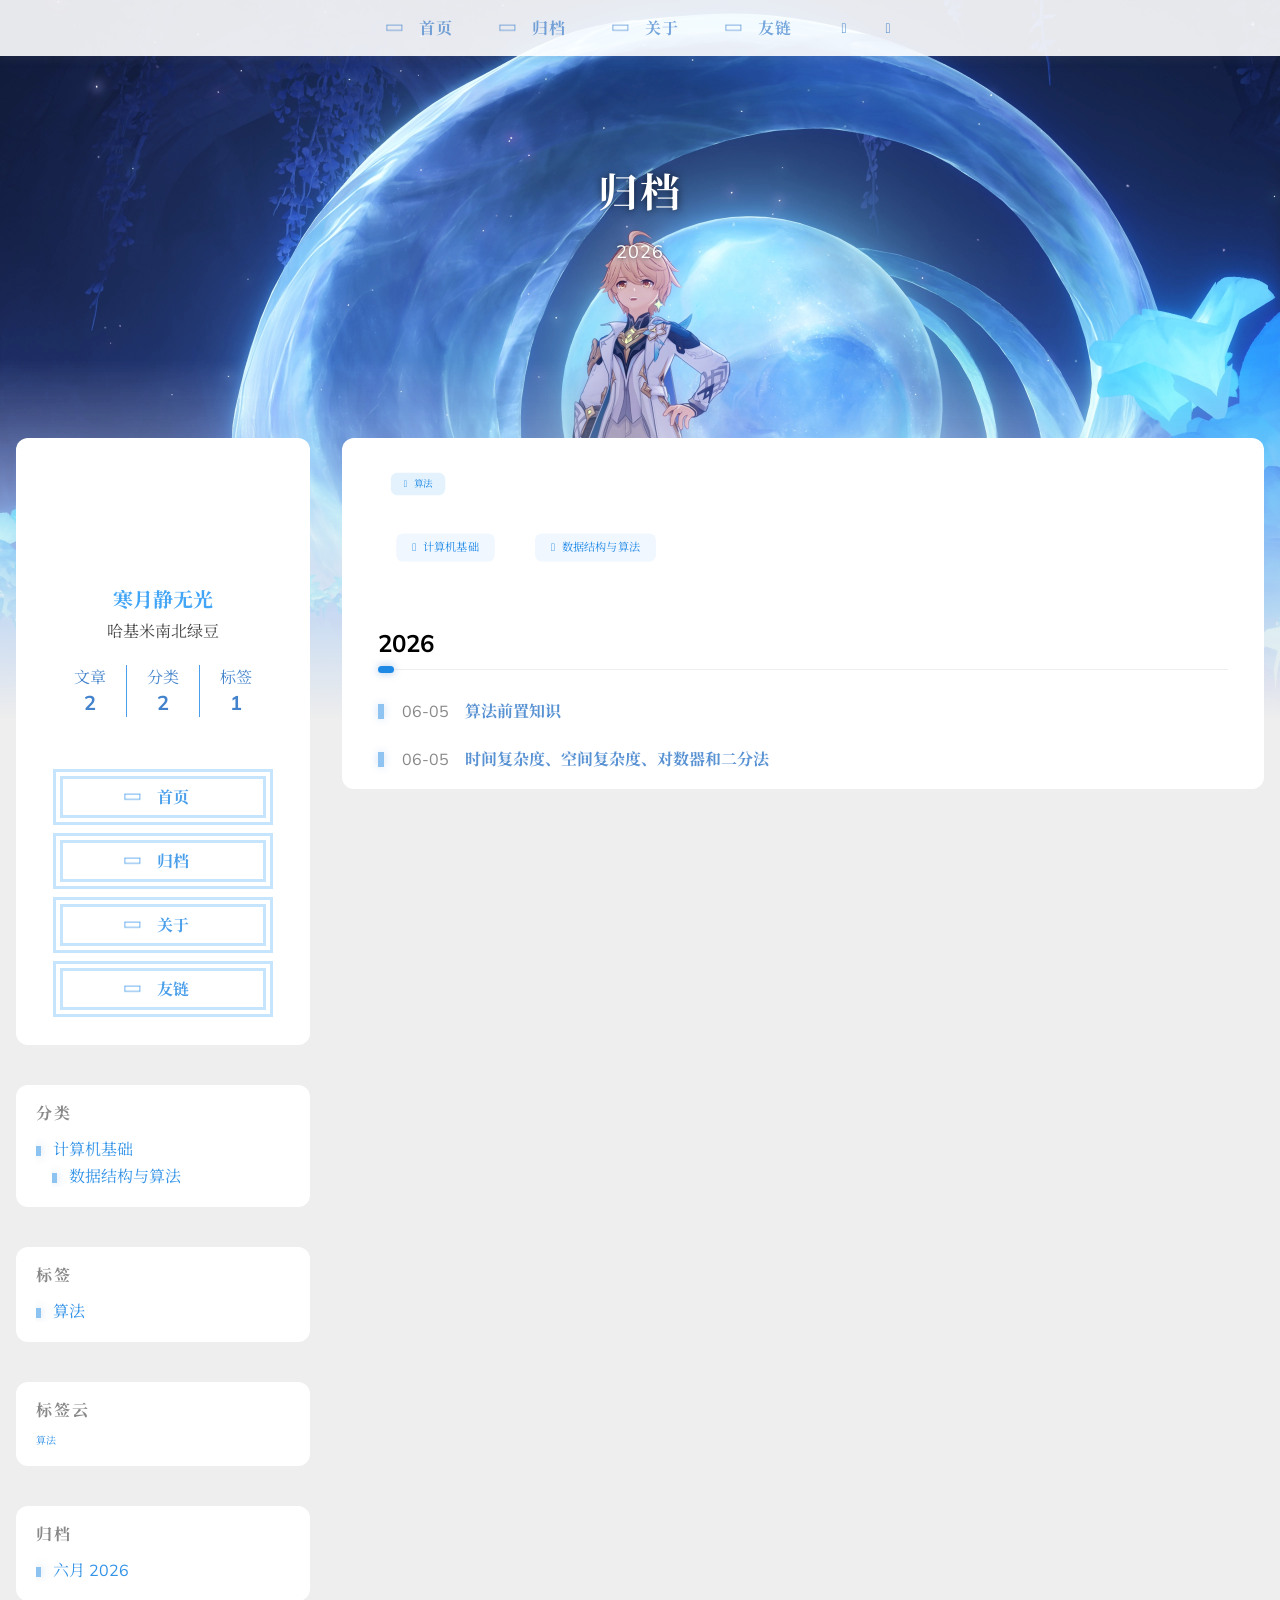
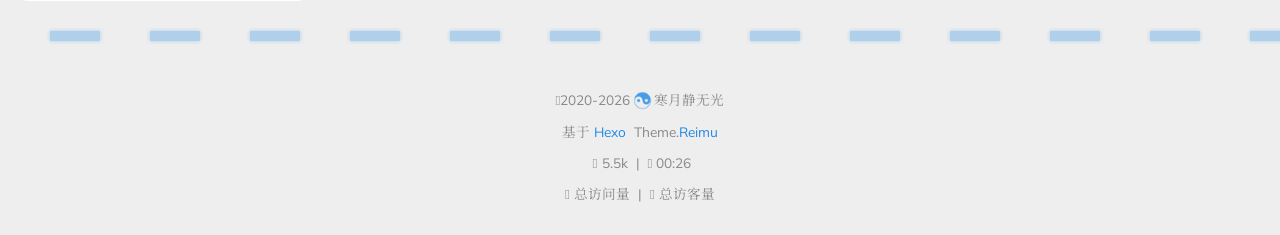
<file: archives/2026/index.html>
<!DOCTYPE html>
  <html lang="zh-CN"  
      data-theme-mode="auto"
  >
  <head>
  <meta charset="utf-8">
  
  
  
  <script>window.REIMU_CONFIG = {};window.REIMU_CONFIG.icon_font = '4552607_ex15nbittbh';window.REIMU_CONFIG.clipboard_tips = {"success":{"zh-CN":"复制成功 (*^▽^*)"},"fail":{"zh-CN":"复制失败 (ﾟ⊿ﾟ)ﾂ"},"copyright":{"enable":false,"count":50,"license_type":"by-nc-sa"}};window.REIMU_CONFIG.clipboard_tips.copyright.content = '本博客所有文章除特别声明外，均采用 BY-NC-SA 许可协议。转载请注明出处！';window.REIMU_CONFIG.code_block = {"expand":true};window.REIMU_CONFIG.base = 'http://example.com';window.REIMU_CONFIG.relative = '/';</script>
  <title>
    归档: 2026 | 寒月静无光
  </title>
  <meta name="viewport" content="width=device-width, initial-scale=1, shrink-to-fit=no">
    <link rel="preload" as="style" href="https://fontsapi.zeoseven.com/292/main/result.css" onload="this.rel='stylesheet'" crossorigin>
    <link rel="preconnect" href="https://fonts.gstatic.com" crossorigin><link rel="preload" as="style" href="https://fonts.googleapis.com/css?family=Mulish:400,400italic,700,700italic|Noto Serif SC:400,400italic,700,700italic&display=swap"><link rel="stylesheet" href="https://fonts.googleapis.com/css?family=Mulish:400,400italic,700,700italic|Noto Serif SC:400,400italic,700,700italic&display=swap" media="print" onload="this.media='all'">
    <link rel="preload" href="//at.alicdn.com/t/c/font_4552607_ex15nbittbh.woff2" as="font" type="font/woff2" crossorigin="anonymous">
    
<link rel="stylesheet" href="/css/loader.css">

    <meta name="description" content="哈基米南北绿豆">
<meta property="og:type" content="website">
<meta property="og:title" content="寒月静无光">
<meta property="og:url" content="http://example.com/archives/2026/index.html">
<meta property="og:site_name" content="寒月静无光">
<meta property="og:description" content="哈基米南北绿豆">
<meta property="og:locale" content="zh_CN">
<meta property="og:image" content="http://example.com/images/banner.webp">
<meta property="article:author" content="寒月静无光">
<meta name="twitter:card" content="summary">
<meta name="twitter:image" content="http://example.com/images/banner.webp">
    <link rel="alternate" href="/atom.xml" title="寒月静无光" type="application/atom+xml">
    <link rel="shortcut icon" href="/images/favicon.ico">
  
<link rel="stylesheet" href="/css/style.css">

  <link rel="preload" as="style" onload="this.onload=null;this.rel='stylesheet'" href="https://npm.webcache.cn/photoswipe@5.4.4/dist/photoswipe.css" integrity="sha384-IfxC36XL/toUyJ939C73PcgMuRzAZuIzZxE38drsmO5p6jD7ei+Zx/1oA/0l8ysE" crossorigin="anonymous">
    
<script src="https://npm.webcache.cn/pace-js@1.2.4/pace.min.js" integrity="sha384-k6YtvFUEIuEFBdrLKJ3YAUbBki333tj1CSUisai5Cswsg9wcLNaPzsTHDswp4Az8" crossorigin="anonymous"></script>

    
<link rel="stylesheet" href="https://npm.webcache.cn/@reimujs/aos@0.1.2/dist/aos.css" integrity="sha384-GMRP93c6Hkz9JVKGAuRR3nTS7M07RwPgTFenXiosjq2VbVgvdDNcz1g6Mkj8AONa" crossorigin="anonymous">

<meta name="generator" content="Hexo 8.1.2"></head>

  <body>
      <div id='loader'>
    <div class="loading-left-bg loading-bg"></div>
    <div class="loading-right-bg loading-bg"></div>
    <div class="spinner-box">
      <div class="loading-taichi rotate">
          <svg width="150" height="150" viewBox="0 0 1024 1024" class="icon" version="1.1" xmlns="https://www.w3.org/2000/svg" shape-rendering="geometricPrecision">
            <path d="M303.5 432A80 80 0 0 1 291.5 592A80 80 0 0 1 303.5 432z" fill="var(--red-1, #ff5252)" />
            <path d="M512 65A447 447 0 0 1 512 959L512 929A417 417 0 0 0 512 95A417 417 0 0 0 512 929L512 959A447 447 0 0 1 512 65z 
           M512 95A417 417 0 0 1 929 512A208.5 208.5 0 0 1 720.5 720.5L720.5 592A80 80 0 0 0 720.5 432A80 80 0 0 0 720.5 592L720.5 720.5A208.5 208.5 0 0 1 512 512A208.5 208.5 0 0 0 303.5 303.5A208.5 208.5 0 0 0 95 512A417 417 0 0 1 512 95z" fill="var(--red-1, #ff5252)" />
          </svg>
      </div>
      <div class="loading-word">少女祈祷中...</div>
    </div>
  </div>
  <script>
    var time = null;
    var loaderEl = document.getElementById('loader');
    var startLoading = () => {
      time = Date.now();
      loaderEl.classList.remove("loading");
    }
    var hideLoader = () => {
      document.body.style.overflow = 'auto';
      loader.classList.add('loading');
    };

    var endLoading = () => {
      if (!time) {
        hideLoader();
      } else {
        if (Date.now() - time > 500) {
          time = null;
          hideLoader();
        } else {
          setTimeout(endLoading, 500 - (Date.now() - time));
          time = null;
        }
      }
    }
    window.addEventListener('DOMContentLoaded', endLoading);
    loaderEl.addEventListener('click', endLoading);
  </script>
<div id="copy-tooltip"></div>
<div id="heatmap-tooltip"></div>


    <div id="container">
      <div id="wrap">
        <div id="header-nav">
  <nav id="main-nav" aria-label="Primary navigation">
        <a class="main-nav-link-wrap" href="/">
            <div class="main-nav-icon icon rotate">
                &#xe62b;
            </div>
          <span class="main-nav-link">首页</span>
        </a>
        <a class="main-nav-link-wrap" href="/archives">
            <div class="main-nav-icon icon rotate">
                &#xe62b;
            </div>
          <span class="main-nav-link">归档</span>
        </a>
        <a class="main-nav-link-wrap" href="/about">
            <div class="main-nav-icon icon rotate">
                &#xe62b;
            </div>
          <span class="main-nav-link">关于</span>
        </a>
        <a class="main-nav-link-wrap" href="/friend">
            <div class="main-nav-icon icon rotate">
                &#xe62b;
            </div>
          <span class="main-nav-link">友链</span>
        </a>
    <a id="main-nav-toggle" class="nav-icon" aria-label="Toggle navigation" role="button"></a>
  </nav>
  <nav id="sub-nav" aria-label="Secondary navigation">
      <a id="nav-rss-link" class="nav-icon" href="/atom.xml" title="RSS 订阅" aria-label="RSS 订阅" target="_blank"></a>
  </nav>
</div>
<header id="header" aria-label="Site header">
      <picture>
      </picture>
        <img  fetchpriority="high" src="/images/banner.webp" alt="">
  <div id="header-outer">
    <div id="header-title">
          <span id="logo">
            <h1 data-aos="slide-up">归档</h1>
          </span>
        <h2 id="subtitle-wrap" data-aos="slide-down">
              <span id="subtitle">2026</span>
        </h2>
    </div>
  </div>
</header>

        <div id="content" aria-label="Page content" class="sidebar-left"  >
          <aside id="sidebar" aria-label="Sidebar">
  <div class="sidebar-wrapper-container ">
  <div class="sidebar-wrapper">
    <div class="sidebar-wrap" data-aos="fade-up">
        <div class="sidebar-author">
  <img data-src="/avatar/avatar.webp" data-sizes="auto" alt="寒月静无光" class="lazyload">
  <div class="sidebar-author-name">寒月静无光</div>
  <div class="sidebar-description">哈基米南北绿豆</div>
</div>
<div class="sidebar-state">
  <div class="sidebar-state-article">
    <div>文章</div>
    <div class="sidebar-state-number">2</div>
  </div>
  <div class="sidebar-state-category">
    <div>分类</div>
    <div class="sidebar-state-number">2</div>
  </div>
  <div class="sidebar-state-tag">
    <div>标签</div>
    <div class="sidebar-state-number">1</div>
  </div>
</div>
<div class="sidebar-social" >
</div>
<div class="sidebar-menu">
      <div class="sidebar-menu-link-wrap">
        <a class="sidebar-menu-link-dummy" href="/" aria-label="首页"></a>
          <div class="sidebar-menu-icon icon rotate">
              &#xe62b;
          </div>
        <div class="sidebar-menu-link">首页</div>
      </div>
      <div class="sidebar-menu-link-wrap">
        <a class="sidebar-menu-link-dummy" href="/archives" aria-label="归档"></a>
          <div class="sidebar-menu-icon icon rotate">
              &#xe62b;
          </div>
        <div class="sidebar-menu-link">归档</div>
      </div>
      <div class="sidebar-menu-link-wrap">
        <a class="sidebar-menu-link-dummy" href="/about" aria-label="关于"></a>
          <div class="sidebar-menu-icon icon rotate">
              &#xe62b;
          </div>
        <div class="sidebar-menu-link">关于</div>
      </div>
      <div class="sidebar-menu-link-wrap">
        <a class="sidebar-menu-link-dummy" href="/friend" aria-label="友链"></a>
          <div class="sidebar-menu-icon icon rotate">
              &#xe62b;
          </div>
        <div class="sidebar-menu-link">友链</div>
      </div>
</div>

    </div>
  </div>
  <div class="sidebar-widget">
        <div class="widget-wrapper">
    <div class="widget-wrap" data-aos="fade-up">
      <h3 class="widget-title">分类</h3>
      <div class="widget">
        <ul class="category-list"><li class="category-list-item"><a class="category-list-link" href="/categories/%E8%AE%A1%E7%AE%97%E6%9C%BA%E5%9F%BA%E7%A1%80/" title="计算机基础">计算机基础</a><ul class="category-list-child"><li class="category-list-item"><a class="category-list-link" href="/categories/%E8%AE%A1%E7%AE%97%E6%9C%BA%E5%9F%BA%E7%A1%80/%E6%95%B0%E6%8D%AE%E7%BB%93%E6%9E%84%E4%B8%8E%E7%AE%97%E6%B3%95/" title="数据结构与算法">数据结构与算法</a></li></ul></li></ul>
      </div>
    </div>
  </div>

        <div class="widget-wrapper">
    <div class="widget-wrap" data-aos="fade-up">
      <h3 class="widget-title">标签</h3>
      <div class="widget">
        <ul class="tag-list" itemprop="keywords"><li class="tag-list-item"><a class="tag-list-link" href="/tags/%E7%AE%97%E6%B3%95/" rel="tag" title="算法">算法</a></li></ul>
      </div>
    </div>
  </div>

        <div class="widget-wrapper">
    <div class="widget-wrap" data-aos="fade-up">
      <h3 class="widget-title">标签云</h3>
      <div class="widget tagcloud">
        <a href="/tags/%E7%AE%97%E6%B3%95/" style="font-size: 10px;">算法</a>
      </div>
    </div>
  </div>

        <div class="widget-wrapper">
    <div class="widget-wrap" data-aos="fade-up">
      <h3 class="widget-title">归档</h3>
      <div class="widget">
        <ul class="archive-list"><li class="archive-list-item"><a class="archive-list-link" href="/archives/2026/06/">六月 2026</a></li></ul>
      </div>
    </div>
  </div>

  </div>
  </div>
</aside>

          <section id="main" aria-label="Main content"><div class="archives-outer-wrap" data-aos="fade-up">
    <div class="tag-wrap">
    <div class="archives-tag-list-item" data-aos="zoom-in">
      <a class="archives-tag-list-link" href="/tags/%E7%AE%97%E6%B3%95/">算法</a>
    </div>
</div>
<div class="category-wrap">
    <div class="archives-category-list-item" data-aos="zoom-in">
      <a class="archives-category-list-link" href="/categories/%E8%AE%A1%E7%AE%97%E6%9C%BA%E5%9F%BA%E7%A1%80/">计算机基础</a>
    </div>
    <div class="archives-category-list-item" data-aos="zoom-in">
      <a class="archives-category-list-link" href="/categories/%E8%AE%A1%E7%AE%97%E6%9C%BA%E5%9F%BA%E7%A1%80/%E6%95%B0%E6%8D%AE%E7%BB%93%E6%9E%84%E4%B8%8E%E7%AE%97%E6%B3%95/">数据结构与算法</a>
    </div>
</div>
        <section class="archives-wrap" data-aos="fade-up">
          <div class="archive-year-wrap">
            <a href="/archives/2026" class="archive-year">2026</a>
          </div>
          <ul>
            <li class="archive-article">
  <div class="archive-article-date">
    <span>
      <time class="dt-published" datetime="2026-06-05T05:57:26.000Z" itemprop="datePublished">06-05</time>
    </span>
  </div>
    <a class="archive-article-title" href="/2026/06/05/%E7%AE%97%E6%B3%95%E5%89%8D%E7%BD%AE%E7%9F%A5%E8%AF%86/">算法前置知识</a>
</li>

            <li class="archive-article">
  <div class="archive-article-date">
    <span>
      <time class="dt-published" datetime="2026-06-05T05:57:26.000Z" itemprop="datePublished">06-05</time>
    </span>
  </div>
    <a class="archive-article-title" href="/2026/06/05/%E6%97%B6%E9%97%B4%E5%A4%8D%E6%9D%82%E5%BA%A6%E3%80%81%E7%A9%BA%E9%97%B4%E5%A4%8D%E6%9D%82%E5%BA%A6%E3%80%81%E5%AF%B9%E6%95%B0%E5%99%A8%E5%92%8C%E4%BA%8C%E5%88%86%E6%B3%95/">时间复杂度、空间复杂度、对数器和二分法</a>
</li>

          </ul>
        </section>
  </div>

</section>
        </div>
        <footer id="footer" aria-label="Site footer">
  <div style="width: 100%; overflow: hidden">
    <div class="footer-line"></div>
  </div>
  <div id="footer-info">
    <div>
      <span class="icon-copyright"></span>
        2020-2026
        <span class="footer-info-sep rotate"></span>
      寒月静无光
    </div>
      <div>
        基于&nbsp;<a href="https://hexo.io/" rel="noopener nofollow noreferrer" target="_blank">Hexo</a>&nbsp;
        Theme.<a href="https://github.com/D-Sketon/hexo-theme-reimu" rel="noopener nofollow noreferrer" target="_blank">Reimu</a>
      </div>
      <div>
        <span class="icon-brush"></span>
        5.5k
        &nbsp;|&nbsp;
        <span class="icon-coffee"></span>
        00:26
      </div>
      <div>
        <span class="icon-eye"></span>
        <span id="busuanzi_container_site_pv">总访问量&nbsp;<span id="busuanzi_value_site_pv"></span></span>
        &nbsp;|&nbsp;
        <span class="icon-user"></span>
        <span id="busuanzi_container_site_uv">总访客量&nbsp;<span id="busuanzi_value_site_uv"></span></span>
      </div>
  </div>
</footer>

          <div class="sidebar-top">
            <div class="sidebar-top-taichi rotate"></div>
            <div class="arrow-up"></div>
          </div>
        <div id="mask" class="hide"></div>
      </div>
      <nav id="mobile-nav" aria-label="Mobile navigation">
  <div class="sidebar-wrap">
      <div class="sidebar-author">
  <img data-src="/avatar/avatar.webp" data-sizes="auto" alt="寒月静无光" class="lazyload">
  <div class="sidebar-author-name">寒月静无光</div>
  <div class="sidebar-description">哈基米南北绿豆</div>
</div>
<div class="sidebar-state">
  <div class="sidebar-state-article">
    <div>文章</div>
    <div class="sidebar-state-number">2</div>
  </div>
  <div class="sidebar-state-category">
    <div>分类</div>
    <div class="sidebar-state-number">2</div>
  </div>
  <div class="sidebar-state-tag">
    <div>标签</div>
    <div class="sidebar-state-number">1</div>
  </div>
</div>
<div class="sidebar-social" >
</div>
<div class="sidebar-menu">
      <div class="sidebar-menu-link-wrap">
        <a class="sidebar-menu-link-dummy" href="/" aria-label="首页"></a>
          <div class="sidebar-menu-icon icon rotate">
              &#xe62b;
          </div>
        <div class="sidebar-menu-link">首页</div>
      </div>
      <div class="sidebar-menu-link-wrap">
        <a class="sidebar-menu-link-dummy" href="/archives" aria-label="归档"></a>
          <div class="sidebar-menu-icon icon rotate">
              &#xe62b;
          </div>
        <div class="sidebar-menu-link">归档</div>
      </div>
      <div class="sidebar-menu-link-wrap">
        <a class="sidebar-menu-link-dummy" href="/about" aria-label="关于"></a>
          <div class="sidebar-menu-icon icon rotate">
              &#xe62b;
          </div>
        <div class="sidebar-menu-link">关于</div>
      </div>
      <div class="sidebar-menu-link-wrap">
        <a class="sidebar-menu-link-dummy" href="/friend" aria-label="友链"></a>
          <div class="sidebar-menu-icon icon rotate">
              &#xe62b;
          </div>
        <div class="sidebar-menu-link">友链</div>
      </div>
</div>

  </div>
</nav>

    </div>
    
<script src="https://npm.webcache.cn/lazysizes@5.3.2/lazysizes.min.js" integrity="sha384-3gT&#x2F;vsepWkfz&#x2F;ff7PpWNUeMzeWoH3cDhm&#x2F;A8jM7ouoAK0&#x2F;fP&#x2F;9bcHHR5kHq2nf+e" crossorigin="anonymous"></script>


<script src="https://npm.webcache.cn/clipboard@2.0.11/dist/clipboard.min.js" integrity="sha384-J08i8An&#x2F;QeARD9ExYpvphB8BsyOj3Gh2TSh1aLINKO3L0cMSH2dN3E22zFoXEi0Q" crossorigin="anonymous"></script>




<script src="/js/script.js"></script>


  
<script src="/js/aos.js"></script>

  <script>
    var aosInit = () => {
      AOS.init({
        duration: 1000,
        easing: "ease",
        once: true,
        offset: 50,
      });
    };
    if (document.readyState === 'loading') {
      document.addEventListener('DOMContentLoaded', aosInit);
    } else {
      aosInit();
    }
  </script>


<script src="/js/pjax_script.js" data-pjax></script>




  <script>
    var setupFirework = () => {
      if (!false || !window.matchMedia('(max-width: 768px)').matches) {
        window.firework && window.firework(JSON.parse('{"excludeElements":["a","button"],"particles":[{"shape":"circle","move":["emit"],"easing":"easeOutExpo","colors":["var(--red-1)","var(--red-2)","var(--red-3)","var(--red-4)"],"number":20,"duration":[1200,1800],"shapeOptions":{"radius":[16,32],"alpha":[0.3,0.5]}},{"shape":"circle","move":["diffuse"],"easing":"easeOutExpo","colors":["var(--red-0)"],"number":1,"duration":[1200,1800],"shapeOptions":{"radius":20,"alpha":[0.2,0.5],"lineWidth":6}}]}'));
      }
    }
  </script>
  
<script src="https://npm.webcache.cn/mouse-firework@0.2.0/dist/index.umd.js" integrity="sha384-qi9WggRt19tv8Vc7pCHW3ulMNLwrn515zaLEWZjl1px07vz8+pUoWX8n1rgq282T" crossorigin="anonymous" onload="setupFirework()" defer></script>






<div id="lazy-script">
  <div>
  </div>
</div>


  <script>
    console.log(String.raw`%c 
 ______     ______     __     __    __     __  __    
/\  == \   /\  ___\   /\ \   /\ "-./  \   /\ \/\ \   
\ \  __<   \ \  __\   \ \ \  \ \ \-./\ \  \ \ \_\ \  
 \ \_\ \_\  \ \_____\  \ \_\  \ \_\ \ \_\  \ \_____\ 
  \/_/ /_/   \/_____/   \/_/   \/_/  \/_/   \/_____/ 
                                                  
`,'color: #ff5252;')
    console.log('%c Theme.Reimu v' + '1.12.5' + ' %c https://github.com/D-Sketon/hexo-theme-reimu ', 'color: white; background: #ff5252; padding:5px 0;', 'padding:4px;border:1px solid #ff5252;')
  </script>
  


  
<script src="https://npm.webcache.cn/busuanzi@2.3.0/bsz.pure.mini.js" integrity="sha384-0M75wtSkhjIInv4coYlaJU83+OypaRCIq2SukQVQX04eGTCBXJDuWAbJet56id+S" crossorigin="anonymous" async></script>


<script>
  if ('serviceWorker' in navigator) {
    navigator.serviceWorker.getRegistrations().then((registrations) => {
      for (let registration of registrations) {
        registration.unregister();
      }
    });
  }
</script>




  </body>
  </html>
</file>
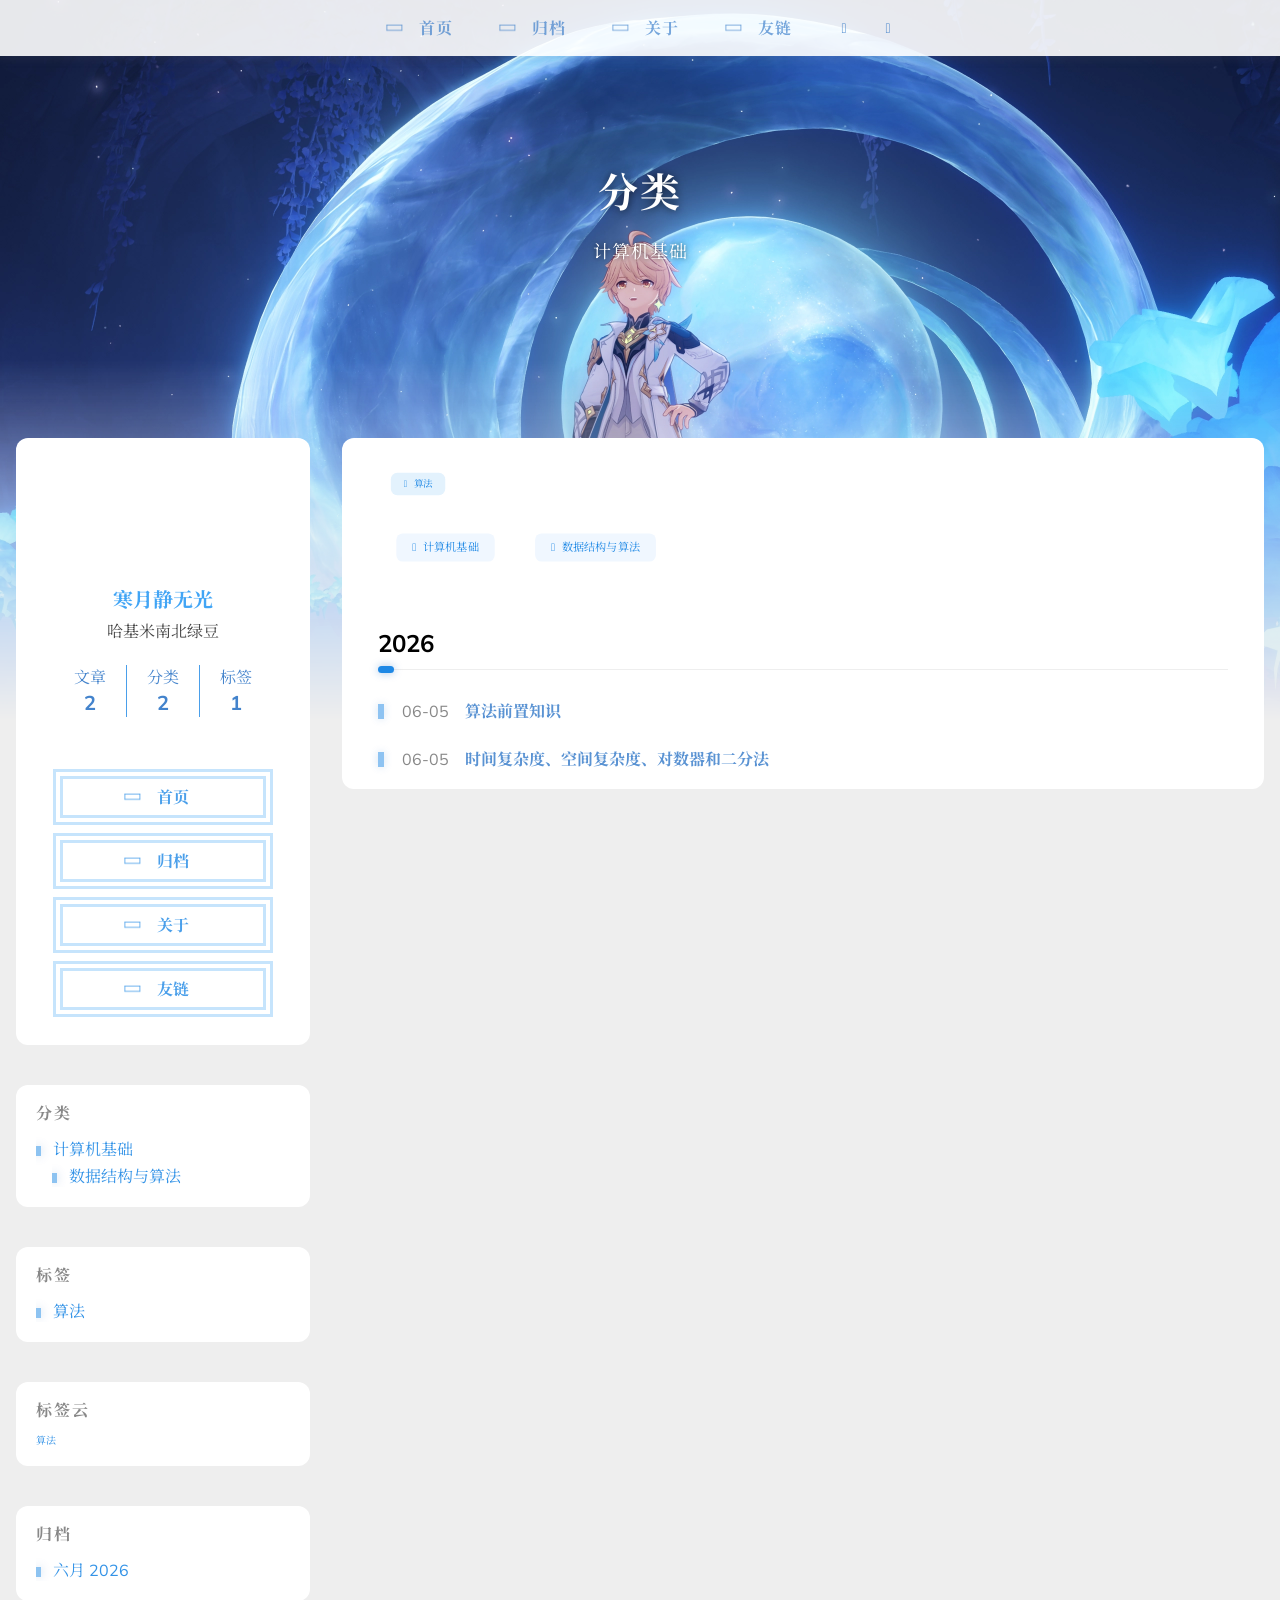
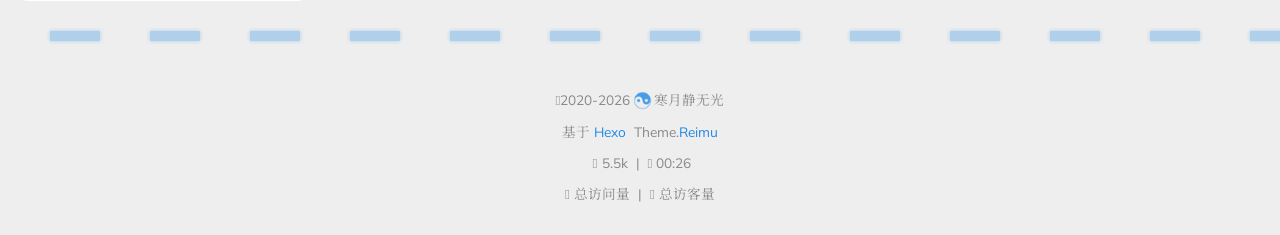
<file: categories/计算机基础/index.html>
<!DOCTYPE html>
  <html lang="zh-CN"  
      data-theme-mode="auto"
  >
  <head>
  <meta charset="utf-8">
  
  
  
  <script>window.REIMU_CONFIG = {};window.REIMU_CONFIG.icon_font = '4552607_ex15nbittbh';window.REIMU_CONFIG.clipboard_tips = {"success":{"zh-CN":"复制成功 (*^▽^*)"},"fail":{"zh-CN":"复制失败 (ﾟ⊿ﾟ)ﾂ"},"copyright":{"enable":false,"count":50,"license_type":"by-nc-sa"}};window.REIMU_CONFIG.clipboard_tips.copyright.content = '本博客所有文章除特别声明外，均采用 BY-NC-SA 许可协议。转载请注明出处！';window.REIMU_CONFIG.code_block = {"expand":true};window.REIMU_CONFIG.base = 'http://example.com';window.REIMU_CONFIG.relative = '/';</script>
  <title>
    目录: 计算机基础 | 寒月静无光
  </title>
  <meta name="viewport" content="width=device-width, initial-scale=1, shrink-to-fit=no">
    <link rel="preload" as="style" href="https://fontsapi.zeoseven.com/292/main/result.css" onload="this.rel='stylesheet'" crossorigin>
    <link rel="preconnect" href="https://fonts.gstatic.com" crossorigin><link rel="preload" as="style" href="https://fonts.googleapis.com/css?family=Mulish:400,400italic,700,700italic|Noto Serif SC:400,400italic,700,700italic&display=swap"><link rel="stylesheet" href="https://fonts.googleapis.com/css?family=Mulish:400,400italic,700,700italic|Noto Serif SC:400,400italic,700,700italic&display=swap" media="print" onload="this.media='all'">
    <link rel="preload" href="//at.alicdn.com/t/c/font_4552607_ex15nbittbh.woff2" as="font" type="font/woff2" crossorigin="anonymous">
    
<link rel="stylesheet" href="/css/loader.css">

    <meta name="description" content="哈基米南北绿豆">
<meta property="og:type" content="website">
<meta property="og:title" content="寒月静无光">
<meta property="og:url" content="http://example.com/categories/%E8%AE%A1%E7%AE%97%E6%9C%BA%E5%9F%BA%E7%A1%80/index.html">
<meta property="og:site_name" content="寒月静无光">
<meta property="og:description" content="哈基米南北绿豆">
<meta property="og:locale" content="zh_CN">
<meta property="og:image" content="http://example.com/images/banner.webp">
<meta property="article:author" content="寒月静无光">
<meta name="twitter:card" content="summary">
<meta name="twitter:image" content="http://example.com/images/banner.webp">
    <link rel="alternate" href="/atom.xml" title="寒月静无光" type="application/atom+xml">
    <link rel="shortcut icon" href="/images/favicon.ico">
  
<link rel="stylesheet" href="/css/style.css">

  <link rel="preload" as="style" onload="this.onload=null;this.rel='stylesheet'" href="https://npm.webcache.cn/photoswipe@5.4.4/dist/photoswipe.css" integrity="sha384-IfxC36XL/toUyJ939C73PcgMuRzAZuIzZxE38drsmO5p6jD7ei+Zx/1oA/0l8ysE" crossorigin="anonymous">
    
<script src="https://npm.webcache.cn/pace-js@1.2.4/pace.min.js" integrity="sha384-k6YtvFUEIuEFBdrLKJ3YAUbBki333tj1CSUisai5Cswsg9wcLNaPzsTHDswp4Az8" crossorigin="anonymous"></script>

    
<link rel="stylesheet" href="https://npm.webcache.cn/@reimujs/aos@0.1.2/dist/aos.css" integrity="sha384-GMRP93c6Hkz9JVKGAuRR3nTS7M07RwPgTFenXiosjq2VbVgvdDNcz1g6Mkj8AONa" crossorigin="anonymous">

<meta name="generator" content="Hexo 8.1.2"></head>

  <body>
      <div id='loader'>
    <div class="loading-left-bg loading-bg"></div>
    <div class="loading-right-bg loading-bg"></div>
    <div class="spinner-box">
      <div class="loading-taichi rotate">
          <svg width="150" height="150" viewBox="0 0 1024 1024" class="icon" version="1.1" xmlns="https://www.w3.org/2000/svg" shape-rendering="geometricPrecision">
            <path d="M303.5 432A80 80 0 0 1 291.5 592A80 80 0 0 1 303.5 432z" fill="var(--red-1, #ff5252)" />
            <path d="M512 65A447 447 0 0 1 512 959L512 929A417 417 0 0 0 512 95A417 417 0 0 0 512 929L512 959A447 447 0 0 1 512 65z 
           M512 95A417 417 0 0 1 929 512A208.5 208.5 0 0 1 720.5 720.5L720.5 592A80 80 0 0 0 720.5 432A80 80 0 0 0 720.5 592L720.5 720.5A208.5 208.5 0 0 1 512 512A208.5 208.5 0 0 0 303.5 303.5A208.5 208.5 0 0 0 95 512A417 417 0 0 1 512 95z" fill="var(--red-1, #ff5252)" />
          </svg>
      </div>
      <div class="loading-word">少女祈祷中...</div>
    </div>
  </div>
  <script>
    var time = null;
    var loaderEl = document.getElementById('loader');
    var startLoading = () => {
      time = Date.now();
      loaderEl.classList.remove("loading");
    }
    var hideLoader = () => {
      document.body.style.overflow = 'auto';
      loader.classList.add('loading');
    };

    var endLoading = () => {
      if (!time) {
        hideLoader();
      } else {
        if (Date.now() - time > 500) {
          time = null;
          hideLoader();
        } else {
          setTimeout(endLoading, 500 - (Date.now() - time));
          time = null;
        }
      }
    }
    window.addEventListener('DOMContentLoaded', endLoading);
    loaderEl.addEventListener('click', endLoading);
  </script>
<div id="copy-tooltip"></div>
<div id="heatmap-tooltip"></div>


    <div id="container">
      <div id="wrap">
        <div id="header-nav">
  <nav id="main-nav" aria-label="Primary navigation">
        <a class="main-nav-link-wrap" href="/">
            <div class="main-nav-icon icon rotate">
                &#xe62b;
            </div>
          <span class="main-nav-link">首页</span>
        </a>
        <a class="main-nav-link-wrap" href="/archives">
            <div class="main-nav-icon icon rotate">
                &#xe62b;
            </div>
          <span class="main-nav-link">归档</span>
        </a>
        <a class="main-nav-link-wrap" href="/about">
            <div class="main-nav-icon icon rotate">
                &#xe62b;
            </div>
          <span class="main-nav-link">关于</span>
        </a>
        <a class="main-nav-link-wrap" href="/friend">
            <div class="main-nav-icon icon rotate">
                &#xe62b;
            </div>
          <span class="main-nav-link">友链</span>
        </a>
    <a id="main-nav-toggle" class="nav-icon" aria-label="Toggle navigation" role="button"></a>
  </nav>
  <nav id="sub-nav" aria-label="Secondary navigation">
      <a id="nav-rss-link" class="nav-icon" href="/atom.xml" title="RSS 订阅" aria-label="RSS 订阅" target="_blank"></a>
  </nav>
</div>
<header id="header" aria-label="Site header">
      <picture>
      </picture>
        <img  fetchpriority="high" src="/images/banner.webp" alt="">
  <div id="header-outer">
    <div id="header-title">
          <span id="logo">
            <h1 data-aos="slide-up">分类</h1>
          </span>
        <h2 id="subtitle-wrap" data-aos="slide-down">
              <span id="subtitle">计算机基础</span>
        </h2>
    </div>
  </div>
</header>

        <div id="content" aria-label="Page content" class="sidebar-left"  >
          <aside id="sidebar" aria-label="Sidebar">
  <div class="sidebar-wrapper-container ">
  <div class="sidebar-wrapper">
    <div class="sidebar-wrap" data-aos="fade-up">
        <div class="sidebar-author">
  <img data-src="/avatar/avatar.webp" data-sizes="auto" alt="寒月静无光" class="lazyload">
  <div class="sidebar-author-name">寒月静无光</div>
  <div class="sidebar-description">哈基米南北绿豆</div>
</div>
<div class="sidebar-state">
  <div class="sidebar-state-article">
    <div>文章</div>
    <div class="sidebar-state-number">2</div>
  </div>
  <div class="sidebar-state-category">
    <div>分类</div>
    <div class="sidebar-state-number">2</div>
  </div>
  <div class="sidebar-state-tag">
    <div>标签</div>
    <div class="sidebar-state-number">1</div>
  </div>
</div>
<div class="sidebar-social" >
</div>
<div class="sidebar-menu">
      <div class="sidebar-menu-link-wrap">
        <a class="sidebar-menu-link-dummy" href="/" aria-label="首页"></a>
          <div class="sidebar-menu-icon icon rotate">
              &#xe62b;
          </div>
        <div class="sidebar-menu-link">首页</div>
      </div>
      <div class="sidebar-menu-link-wrap">
        <a class="sidebar-menu-link-dummy" href="/archives" aria-label="归档"></a>
          <div class="sidebar-menu-icon icon rotate">
              &#xe62b;
          </div>
        <div class="sidebar-menu-link">归档</div>
      </div>
      <div class="sidebar-menu-link-wrap">
        <a class="sidebar-menu-link-dummy" href="/about" aria-label="关于"></a>
          <div class="sidebar-menu-icon icon rotate">
              &#xe62b;
          </div>
        <div class="sidebar-menu-link">关于</div>
      </div>
      <div class="sidebar-menu-link-wrap">
        <a class="sidebar-menu-link-dummy" href="/friend" aria-label="友链"></a>
          <div class="sidebar-menu-icon icon rotate">
              &#xe62b;
          </div>
        <div class="sidebar-menu-link">友链</div>
      </div>
</div>

    </div>
  </div>
  <div class="sidebar-widget">
        <div class="widget-wrapper">
    <div class="widget-wrap" data-aos="fade-up">
      <h3 class="widget-title">分类</h3>
      <div class="widget">
        <ul class="category-list"><li class="category-list-item"><a class="category-list-link" href="/categories/%E8%AE%A1%E7%AE%97%E6%9C%BA%E5%9F%BA%E7%A1%80/" title="计算机基础">计算机基础</a><ul class="category-list-child"><li class="category-list-item"><a class="category-list-link" href="/categories/%E8%AE%A1%E7%AE%97%E6%9C%BA%E5%9F%BA%E7%A1%80/%E6%95%B0%E6%8D%AE%E7%BB%93%E6%9E%84%E4%B8%8E%E7%AE%97%E6%B3%95/" title="数据结构与算法">数据结构与算法</a></li></ul></li></ul>
      </div>
    </div>
  </div>

        <div class="widget-wrapper">
    <div class="widget-wrap" data-aos="fade-up">
      <h3 class="widget-title">标签</h3>
      <div class="widget">
        <ul class="tag-list" itemprop="keywords"><li class="tag-list-item"><a class="tag-list-link" href="/tags/%E7%AE%97%E6%B3%95/" rel="tag" title="算法">算法</a></li></ul>
      </div>
    </div>
  </div>

        <div class="widget-wrapper">
    <div class="widget-wrap" data-aos="fade-up">
      <h3 class="widget-title">标签云</h3>
      <div class="widget tagcloud">
        <a href="/tags/%E7%AE%97%E6%B3%95/" style="font-size: 10px;">算法</a>
      </div>
    </div>
  </div>

        <div class="widget-wrapper">
    <div class="widget-wrap" data-aos="fade-up">
      <h3 class="widget-title">归档</h3>
      <div class="widget">
        <ul class="archive-list"><li class="archive-list-item"><a class="archive-list-link" href="/archives/2026/06/">六月 2026</a></li></ul>
      </div>
    </div>
  </div>

  </div>
  </div>
</aside>

          <section id="main" aria-label="Main content"><div class="archives-outer-wrap" data-aos="fade-up">
    <div class="tag-wrap">
    <div class="archives-tag-list-item" data-aos="zoom-in">
      <a class="archives-tag-list-link" href="/tags/%E7%AE%97%E6%B3%95/">算法</a>
    </div>
</div>
<div class="category-wrap">
    <div class="archives-category-list-item" data-aos="zoom-in">
      <a class="archives-category-list-link" href="/categories/%E8%AE%A1%E7%AE%97%E6%9C%BA%E5%9F%BA%E7%A1%80/">计算机基础</a>
    </div>
    <div class="archives-category-list-item" data-aos="zoom-in">
      <a class="archives-category-list-link" href="/categories/%E8%AE%A1%E7%AE%97%E6%9C%BA%E5%9F%BA%E7%A1%80/%E6%95%B0%E6%8D%AE%E7%BB%93%E6%9E%84%E4%B8%8E%E7%AE%97%E6%B3%95/">数据结构与算法</a>
    </div>
</div>
        <section class="archives-wrap" data-aos="fade-up">
          <div class="archive-year-wrap">
            <a href="/archives/2026" class="archive-year">2026</a>
          </div>
          <ul>
            <li class="archive-article">
  <div class="archive-article-date">
    <span>
      <time class="dt-published" datetime="2026-06-05T05:57:26.000Z" itemprop="datePublished">06-05</time>
    </span>
  </div>
    <a class="archive-article-title" href="/2026/06/05/%E7%AE%97%E6%B3%95%E5%89%8D%E7%BD%AE%E7%9F%A5%E8%AF%86/">算法前置知识</a>
</li>

            <li class="archive-article">
  <div class="archive-article-date">
    <span>
      <time class="dt-published" datetime="2026-06-05T05:57:26.000Z" itemprop="datePublished">06-05</time>
    </span>
  </div>
    <a class="archive-article-title" href="/2026/06/05/%E6%97%B6%E9%97%B4%E5%A4%8D%E6%9D%82%E5%BA%A6%E3%80%81%E7%A9%BA%E9%97%B4%E5%A4%8D%E6%9D%82%E5%BA%A6%E3%80%81%E5%AF%B9%E6%95%B0%E5%99%A8%E5%92%8C%E4%BA%8C%E5%88%86%E6%B3%95/">时间复杂度、空间复杂度、对数器和二分法</a>
</li>

          </ul>
        </section>
  </div>

</section>
        </div>
        <footer id="footer" aria-label="Site footer">
  <div style="width: 100%; overflow: hidden">
    <div class="footer-line"></div>
  </div>
  <div id="footer-info">
    <div>
      <span class="icon-copyright"></span>
        2020-2026
        <span class="footer-info-sep rotate"></span>
      寒月静无光
    </div>
      <div>
        基于&nbsp;<a href="https://hexo.io/" rel="noopener nofollow noreferrer" target="_blank">Hexo</a>&nbsp;
        Theme.<a href="https://github.com/D-Sketon/hexo-theme-reimu" rel="noopener nofollow noreferrer" target="_blank">Reimu</a>
      </div>
      <div>
        <span class="icon-brush"></span>
        5.5k
        &nbsp;|&nbsp;
        <span class="icon-coffee"></span>
        00:26
      </div>
      <div>
        <span class="icon-eye"></span>
        <span id="busuanzi_container_site_pv">总访问量&nbsp;<span id="busuanzi_value_site_pv"></span></span>
        &nbsp;|&nbsp;
        <span class="icon-user"></span>
        <span id="busuanzi_container_site_uv">总访客量&nbsp;<span id="busuanzi_value_site_uv"></span></span>
      </div>
  </div>
</footer>

          <div class="sidebar-top">
            <div class="sidebar-top-taichi rotate"></div>
            <div class="arrow-up"></div>
          </div>
        <div id="mask" class="hide"></div>
      </div>
      <nav id="mobile-nav" aria-label="Mobile navigation">
  <div class="sidebar-wrap">
      <div class="sidebar-author">
  <img data-src="/avatar/avatar.webp" data-sizes="auto" alt="寒月静无光" class="lazyload">
  <div class="sidebar-author-name">寒月静无光</div>
  <div class="sidebar-description">哈基米南北绿豆</div>
</div>
<div class="sidebar-state">
  <div class="sidebar-state-article">
    <div>文章</div>
    <div class="sidebar-state-number">2</div>
  </div>
  <div class="sidebar-state-category">
    <div>分类</div>
    <div class="sidebar-state-number">2</div>
  </div>
  <div class="sidebar-state-tag">
    <div>标签</div>
    <div class="sidebar-state-number">1</div>
  </div>
</div>
<div class="sidebar-social" >
</div>
<div class="sidebar-menu">
      <div class="sidebar-menu-link-wrap">
        <a class="sidebar-menu-link-dummy" href="/" aria-label="首页"></a>
          <div class="sidebar-menu-icon icon rotate">
              &#xe62b;
          </div>
        <div class="sidebar-menu-link">首页</div>
      </div>
      <div class="sidebar-menu-link-wrap">
        <a class="sidebar-menu-link-dummy" href="/archives" aria-label="归档"></a>
          <div class="sidebar-menu-icon icon rotate">
              &#xe62b;
          </div>
        <div class="sidebar-menu-link">归档</div>
      </div>
      <div class="sidebar-menu-link-wrap">
        <a class="sidebar-menu-link-dummy" href="/about" aria-label="关于"></a>
          <div class="sidebar-menu-icon icon rotate">
              &#xe62b;
          </div>
        <div class="sidebar-menu-link">关于</div>
      </div>
      <div class="sidebar-menu-link-wrap">
        <a class="sidebar-menu-link-dummy" href="/friend" aria-label="友链"></a>
          <div class="sidebar-menu-icon icon rotate">
              &#xe62b;
          </div>
        <div class="sidebar-menu-link">友链</div>
      </div>
</div>

  </div>
</nav>

    </div>
    
<script src="https://npm.webcache.cn/lazysizes@5.3.2/lazysizes.min.js" integrity="sha384-3gT&#x2F;vsepWkfz&#x2F;ff7PpWNUeMzeWoH3cDhm&#x2F;A8jM7ouoAK0&#x2F;fP&#x2F;9bcHHR5kHq2nf+e" crossorigin="anonymous"></script>


<script src="https://npm.webcache.cn/clipboard@2.0.11/dist/clipboard.min.js" integrity="sha384-J08i8An&#x2F;QeARD9ExYpvphB8BsyOj3Gh2TSh1aLINKO3L0cMSH2dN3E22zFoXEi0Q" crossorigin="anonymous"></script>




<script src="/js/script.js"></script>


  
<script src="/js/aos.js"></script>

  <script>
    var aosInit = () => {
      AOS.init({
        duration: 1000,
        easing: "ease",
        once: true,
        offset: 50,
      });
    };
    if (document.readyState === 'loading') {
      document.addEventListener('DOMContentLoaded', aosInit);
    } else {
      aosInit();
    }
  </script>


<script src="/js/pjax_script.js" data-pjax></script>




  <script>
    var setupFirework = () => {
      if (!false || !window.matchMedia('(max-width: 768px)').matches) {
        window.firework && window.firework(JSON.parse('{"excludeElements":["a","button"],"particles":[{"shape":"circle","move":["emit"],"easing":"easeOutExpo","colors":["var(--red-1)","var(--red-2)","var(--red-3)","var(--red-4)"],"number":20,"duration":[1200,1800],"shapeOptions":{"radius":[16,32],"alpha":[0.3,0.5]}},{"shape":"circle","move":["diffuse"],"easing":"easeOutExpo","colors":["var(--red-0)"],"number":1,"duration":[1200,1800],"shapeOptions":{"radius":20,"alpha":[0.2,0.5],"lineWidth":6}}]}'));
      }
    }
  </script>
  
<script src="https://npm.webcache.cn/mouse-firework@0.2.0/dist/index.umd.js" integrity="sha384-qi9WggRt19tv8Vc7pCHW3ulMNLwrn515zaLEWZjl1px07vz8+pUoWX8n1rgq282T" crossorigin="anonymous" onload="setupFirework()" defer></script>






<div id="lazy-script">
  <div>
  </div>
</div>


  <script>
    console.log(String.raw`%c 
 ______     ______     __     __    __     __  __    
/\  == \   /\  ___\   /\ \   /\ "-./  \   /\ \/\ \   
\ \  __<   \ \  __\   \ \ \  \ \ \-./\ \  \ \ \_\ \  
 \ \_\ \_\  \ \_____\  \ \_\  \ \_\ \ \_\  \ \_____\ 
  \/_/ /_/   \/_____/   \/_/   \/_/  \/_/   \/_____/ 
                                                  
`,'color: #ff5252;')
    console.log('%c Theme.Reimu v' + '1.12.5' + ' %c https://github.com/D-Sketon/hexo-theme-reimu ', 'color: white; background: #ff5252; padding:5px 0;', 'padding:4px;border:1px solid #ff5252;')
  </script>
  


  
<script src="https://npm.webcache.cn/busuanzi@2.3.0/bsz.pure.mini.js" integrity="sha384-0M75wtSkhjIInv4coYlaJU83+OypaRCIq2SukQVQX04eGTCBXJDuWAbJet56id+S" crossorigin="anonymous" async></script>


<script>
  if ('serviceWorker' in navigator) {
    navigator.serviceWorker.getRegistrations().then((registrations) => {
      for (let registration of registrations) {
        registration.unregister();
      }
    });
  }
</script>




  </body>
  </html>
</file>
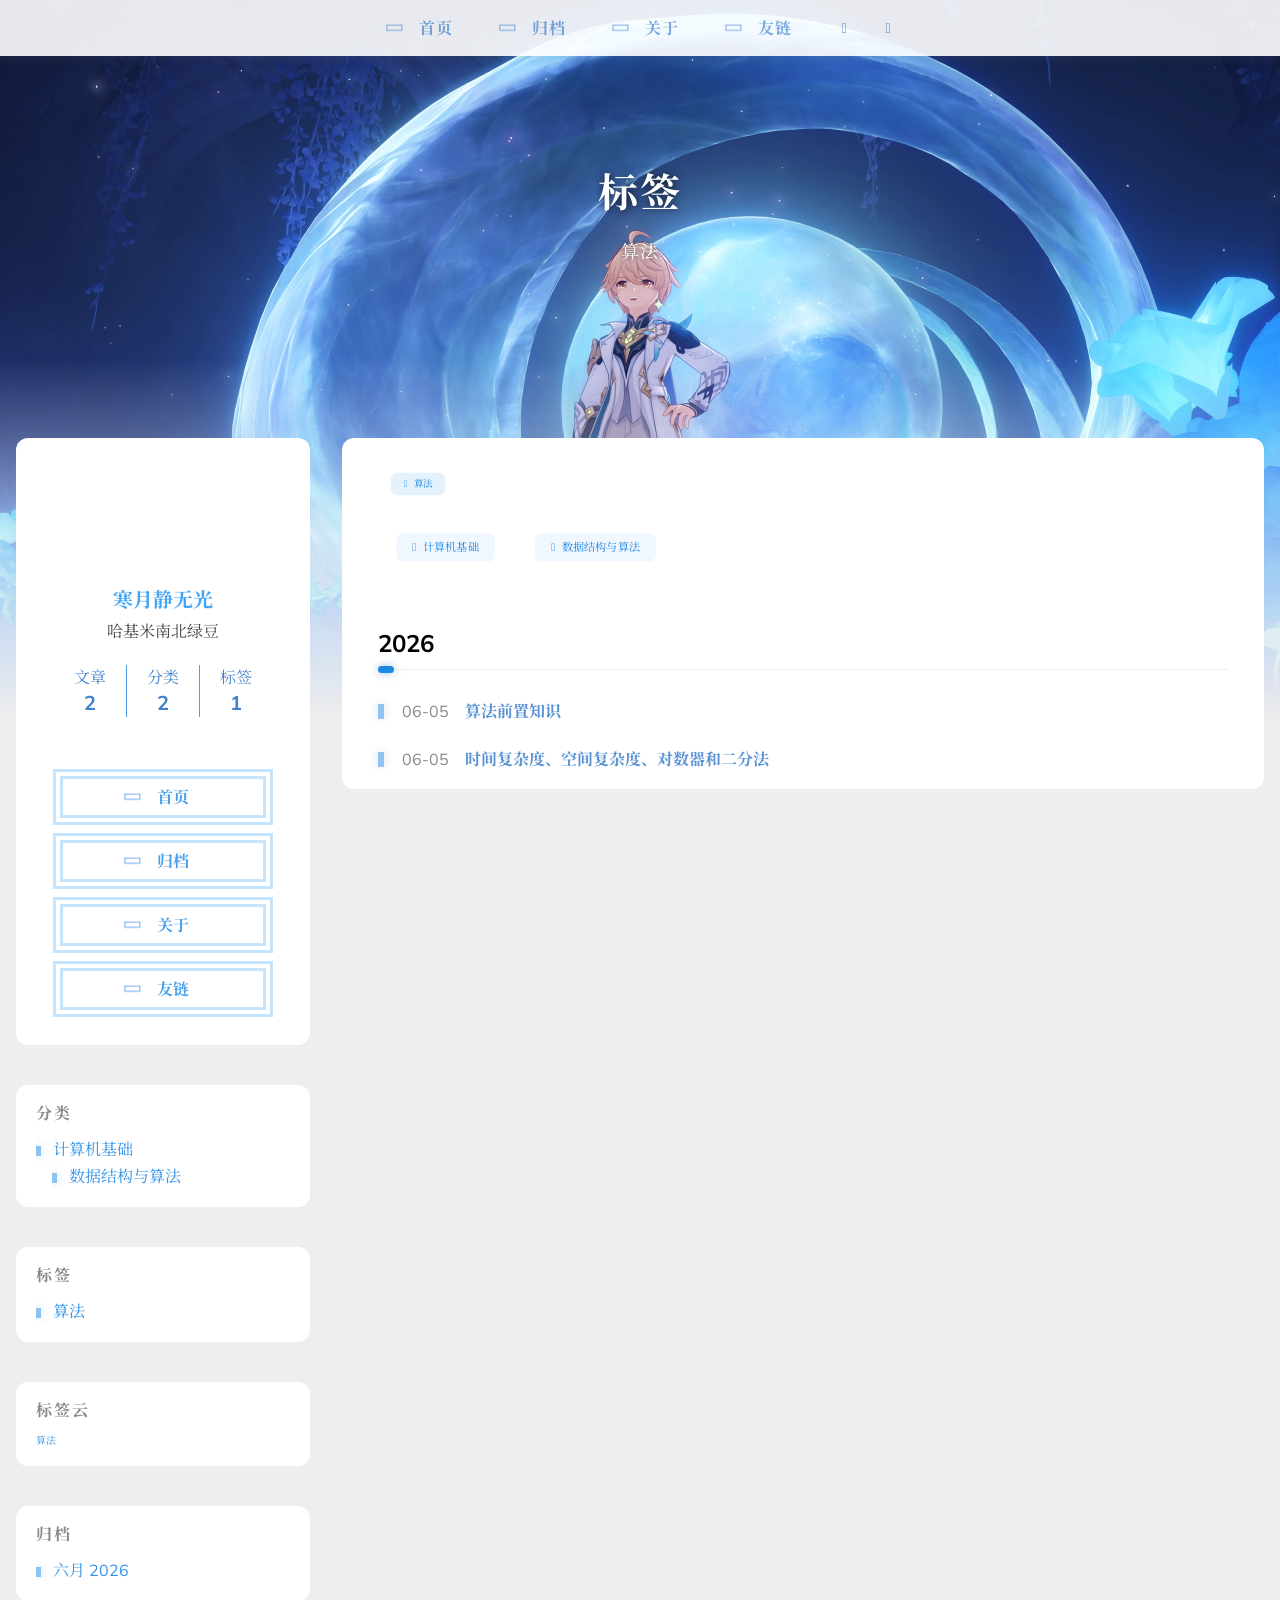
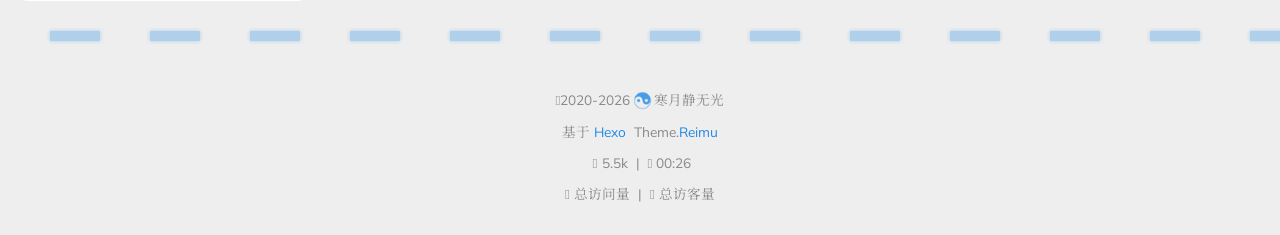
<file: tags/算法/index.html>
<!DOCTYPE html>
  <html lang="zh-CN"  
      data-theme-mode="auto"
  >
  <head>
  <meta charset="utf-8">
  
  
  
  <script>window.REIMU_CONFIG = {};window.REIMU_CONFIG.icon_font = '4552607_ex15nbittbh';window.REIMU_CONFIG.clipboard_tips = {"success":{"zh-CN":"复制成功 (*^▽^*)"},"fail":{"zh-CN":"复制失败 (ﾟ⊿ﾟ)ﾂ"},"copyright":{"enable":false,"count":50,"license_type":"by-nc-sa"}};window.REIMU_CONFIG.clipboard_tips.copyright.content = '本博客所有文章除特别声明外，均采用 BY-NC-SA 许可协议。转载请注明出处！';window.REIMU_CONFIG.code_block = {"expand":true};window.REIMU_CONFIG.base = 'http://example.com';window.REIMU_CONFIG.relative = '/';</script>
  <title>
    标签: 算法 | 寒月静无光
  </title>
  <meta name="viewport" content="width=device-width, initial-scale=1, shrink-to-fit=no">
    <link rel="preload" as="style" href="https://fontsapi.zeoseven.com/292/main/result.css" onload="this.rel='stylesheet'" crossorigin>
    <link rel="preconnect" href="https://fonts.gstatic.com" crossorigin><link rel="preload" as="style" href="https://fonts.googleapis.com/css?family=Mulish:400,400italic,700,700italic|Noto Serif SC:400,400italic,700,700italic&display=swap"><link rel="stylesheet" href="https://fonts.googleapis.com/css?family=Mulish:400,400italic,700,700italic|Noto Serif SC:400,400italic,700,700italic&display=swap" media="print" onload="this.media='all'">
    <link rel="preload" href="//at.alicdn.com/t/c/font_4552607_ex15nbittbh.woff2" as="font" type="font/woff2" crossorigin="anonymous">
    
<link rel="stylesheet" href="/css/loader.css">

    <meta name="description" content="哈基米南北绿豆">
<meta property="og:type" content="website">
<meta property="og:title" content="寒月静无光">
<meta property="og:url" content="http://example.com/tags/%E7%AE%97%E6%B3%95/index.html">
<meta property="og:site_name" content="寒月静无光">
<meta property="og:description" content="哈基米南北绿豆">
<meta property="og:locale" content="zh_CN">
<meta property="og:image" content="http://example.com/images/banner.webp">
<meta property="article:author" content="寒月静无光">
<meta name="twitter:card" content="summary">
<meta name="twitter:image" content="http://example.com/images/banner.webp">
    <link rel="alternate" href="/atom.xml" title="寒月静无光" type="application/atom+xml">
    <link rel="shortcut icon" href="/images/favicon.ico">
  
<link rel="stylesheet" href="/css/style.css">

  <link rel="preload" as="style" onload="this.onload=null;this.rel='stylesheet'" href="https://npm.webcache.cn/photoswipe@5.4.4/dist/photoswipe.css" integrity="sha384-IfxC36XL/toUyJ939C73PcgMuRzAZuIzZxE38drsmO5p6jD7ei+Zx/1oA/0l8ysE" crossorigin="anonymous">
    
<script src="https://npm.webcache.cn/pace-js@1.2.4/pace.min.js" integrity="sha384-k6YtvFUEIuEFBdrLKJ3YAUbBki333tj1CSUisai5Cswsg9wcLNaPzsTHDswp4Az8" crossorigin="anonymous"></script>

    
<link rel="stylesheet" href="https://npm.webcache.cn/@reimujs/aos@0.1.2/dist/aos.css" integrity="sha384-GMRP93c6Hkz9JVKGAuRR3nTS7M07RwPgTFenXiosjq2VbVgvdDNcz1g6Mkj8AONa" crossorigin="anonymous">

<meta name="generator" content="Hexo 8.1.2"></head>

  <body>
      <div id='loader'>
    <div class="loading-left-bg loading-bg"></div>
    <div class="loading-right-bg loading-bg"></div>
    <div class="spinner-box">
      <div class="loading-taichi rotate">
          <svg width="150" height="150" viewBox="0 0 1024 1024" class="icon" version="1.1" xmlns="https://www.w3.org/2000/svg" shape-rendering="geometricPrecision">
            <path d="M303.5 432A80 80 0 0 1 291.5 592A80 80 0 0 1 303.5 432z" fill="var(--red-1, #ff5252)" />
            <path d="M512 65A447 447 0 0 1 512 959L512 929A417 417 0 0 0 512 95A417 417 0 0 0 512 929L512 959A447 447 0 0 1 512 65z 
           M512 95A417 417 0 0 1 929 512A208.5 208.5 0 0 1 720.5 720.5L720.5 592A80 80 0 0 0 720.5 432A80 80 0 0 0 720.5 592L720.5 720.5A208.5 208.5 0 0 1 512 512A208.5 208.5 0 0 0 303.5 303.5A208.5 208.5 0 0 0 95 512A417 417 0 0 1 512 95z" fill="var(--red-1, #ff5252)" />
          </svg>
      </div>
      <div class="loading-word">少女祈祷中...</div>
    </div>
  </div>
  <script>
    var time = null;
    var loaderEl = document.getElementById('loader');
    var startLoading = () => {
      time = Date.now();
      loaderEl.classList.remove("loading");
    }
    var hideLoader = () => {
      document.body.style.overflow = 'auto';
      loader.classList.add('loading');
    };

    var endLoading = () => {
      if (!time) {
        hideLoader();
      } else {
        if (Date.now() - time > 500) {
          time = null;
          hideLoader();
        } else {
          setTimeout(endLoading, 500 - (Date.now() - time));
          time = null;
        }
      }
    }
    window.addEventListener('DOMContentLoaded', endLoading);
    loaderEl.addEventListener('click', endLoading);
  </script>
<div id="copy-tooltip"></div>
<div id="heatmap-tooltip"></div>


    <div id="container">
      <div id="wrap">
        <div id="header-nav">
  <nav id="main-nav" aria-label="Primary navigation">
        <a class="main-nav-link-wrap" href="/">
            <div class="main-nav-icon icon rotate">
                &#xe62b;
            </div>
          <span class="main-nav-link">首页</span>
        </a>
        <a class="main-nav-link-wrap" href="/archives">
            <div class="main-nav-icon icon rotate">
                &#xe62b;
            </div>
          <span class="main-nav-link">归档</span>
        </a>
        <a class="main-nav-link-wrap" href="/about">
            <div class="main-nav-icon icon rotate">
                &#xe62b;
            </div>
          <span class="main-nav-link">关于</span>
        </a>
        <a class="main-nav-link-wrap" href="/friend">
            <div class="main-nav-icon icon rotate">
                &#xe62b;
            </div>
          <span class="main-nav-link">友链</span>
        </a>
    <a id="main-nav-toggle" class="nav-icon" aria-label="Toggle navigation" role="button"></a>
  </nav>
  <nav id="sub-nav" aria-label="Secondary navigation">
      <a id="nav-rss-link" class="nav-icon" href="/atom.xml" title="RSS 订阅" aria-label="RSS 订阅" target="_blank"></a>
  </nav>
</div>
<header id="header" aria-label="Site header">
      <picture>
      </picture>
        <img  fetchpriority="high" src="/images/banner.webp" alt="">
  <div id="header-outer">
    <div id="header-title">
          <span id="logo">
            <h1 data-aos="slide-up">标签</h1>
          </span>
        <h2 id="subtitle-wrap" data-aos="slide-down">
              <span id="subtitle">算法</span>
        </h2>
    </div>
  </div>
</header>

        <div id="content" aria-label="Page content" class="sidebar-left"  >
          <aside id="sidebar" aria-label="Sidebar">
  <div class="sidebar-wrapper-container ">
  <div class="sidebar-wrapper">
    <div class="sidebar-wrap" data-aos="fade-up">
        <div class="sidebar-author">
  <img data-src="/avatar/avatar.webp" data-sizes="auto" alt="寒月静无光" class="lazyload">
  <div class="sidebar-author-name">寒月静无光</div>
  <div class="sidebar-description">哈基米南北绿豆</div>
</div>
<div class="sidebar-state">
  <div class="sidebar-state-article">
    <div>文章</div>
    <div class="sidebar-state-number">2</div>
  </div>
  <div class="sidebar-state-category">
    <div>分类</div>
    <div class="sidebar-state-number">2</div>
  </div>
  <div class="sidebar-state-tag">
    <div>标签</div>
    <div class="sidebar-state-number">1</div>
  </div>
</div>
<div class="sidebar-social" >
</div>
<div class="sidebar-menu">
      <div class="sidebar-menu-link-wrap">
        <a class="sidebar-menu-link-dummy" href="/" aria-label="首页"></a>
          <div class="sidebar-menu-icon icon rotate">
              &#xe62b;
          </div>
        <div class="sidebar-menu-link">首页</div>
      </div>
      <div class="sidebar-menu-link-wrap">
        <a class="sidebar-menu-link-dummy" href="/archives" aria-label="归档"></a>
          <div class="sidebar-menu-icon icon rotate">
              &#xe62b;
          </div>
        <div class="sidebar-menu-link">归档</div>
      </div>
      <div class="sidebar-menu-link-wrap">
        <a class="sidebar-menu-link-dummy" href="/about" aria-label="关于"></a>
          <div class="sidebar-menu-icon icon rotate">
              &#xe62b;
          </div>
        <div class="sidebar-menu-link">关于</div>
      </div>
      <div class="sidebar-menu-link-wrap">
        <a class="sidebar-menu-link-dummy" href="/friend" aria-label="友链"></a>
          <div class="sidebar-menu-icon icon rotate">
              &#xe62b;
          </div>
        <div class="sidebar-menu-link">友链</div>
      </div>
</div>

    </div>
  </div>
  <div class="sidebar-widget">
        <div class="widget-wrapper">
    <div class="widget-wrap" data-aos="fade-up">
      <h3 class="widget-title">分类</h3>
      <div class="widget">
        <ul class="category-list"><li class="category-list-item"><a class="category-list-link" href="/categories/%E8%AE%A1%E7%AE%97%E6%9C%BA%E5%9F%BA%E7%A1%80/" title="计算机基础">计算机基础</a><ul class="category-list-child"><li class="category-list-item"><a class="category-list-link" href="/categories/%E8%AE%A1%E7%AE%97%E6%9C%BA%E5%9F%BA%E7%A1%80/%E6%95%B0%E6%8D%AE%E7%BB%93%E6%9E%84%E4%B8%8E%E7%AE%97%E6%B3%95/" title="数据结构与算法">数据结构与算法</a></li></ul></li></ul>
      </div>
    </div>
  </div>

        <div class="widget-wrapper">
    <div class="widget-wrap" data-aos="fade-up">
      <h3 class="widget-title">标签</h3>
      <div class="widget">
        <ul class="tag-list" itemprop="keywords"><li class="tag-list-item"><a class="tag-list-link" href="/tags/%E7%AE%97%E6%B3%95/" rel="tag" title="算法">算法</a></li></ul>
      </div>
    </div>
  </div>

        <div class="widget-wrapper">
    <div class="widget-wrap" data-aos="fade-up">
      <h3 class="widget-title">标签云</h3>
      <div class="widget tagcloud">
        <a href="/tags/%E7%AE%97%E6%B3%95/" style="font-size: 10px;">算法</a>
      </div>
    </div>
  </div>

        <div class="widget-wrapper">
    <div class="widget-wrap" data-aos="fade-up">
      <h3 class="widget-title">归档</h3>
      <div class="widget">
        <ul class="archive-list"><li class="archive-list-item"><a class="archive-list-link" href="/archives/2026/06/">六月 2026</a></li></ul>
      </div>
    </div>
  </div>

  </div>
  </div>
</aside>

          <section id="main" aria-label="Main content"><div class="archives-outer-wrap" data-aos="fade-up">
    <div class="tag-wrap">
    <div class="archives-tag-list-item" data-aos="zoom-in">
      <a class="archives-tag-list-link" href="/tags/%E7%AE%97%E6%B3%95/">算法</a>
    </div>
</div>
<div class="category-wrap">
    <div class="archives-category-list-item" data-aos="zoom-in">
      <a class="archives-category-list-link" href="/categories/%E8%AE%A1%E7%AE%97%E6%9C%BA%E5%9F%BA%E7%A1%80/">计算机基础</a>
    </div>
    <div class="archives-category-list-item" data-aos="zoom-in">
      <a class="archives-category-list-link" href="/categories/%E8%AE%A1%E7%AE%97%E6%9C%BA%E5%9F%BA%E7%A1%80/%E6%95%B0%E6%8D%AE%E7%BB%93%E6%9E%84%E4%B8%8E%E7%AE%97%E6%B3%95/">数据结构与算法</a>
    </div>
</div>
        <section class="archives-wrap" data-aos="fade-up">
          <div class="archive-year-wrap">
            <a href="/archives/2026" class="archive-year">2026</a>
          </div>
          <ul>
            <li class="archive-article">
  <div class="archive-article-date">
    <span>
      <time class="dt-published" datetime="2026-06-05T05:57:26.000Z" itemprop="datePublished">06-05</time>
    </span>
  </div>
    <a class="archive-article-title" href="/2026/06/05/%E7%AE%97%E6%B3%95%E5%89%8D%E7%BD%AE%E7%9F%A5%E8%AF%86/">算法前置知识</a>
</li>

            <li class="archive-article">
  <div class="archive-article-date">
    <span>
      <time class="dt-published" datetime="2026-06-05T05:57:26.000Z" itemprop="datePublished">06-05</time>
    </span>
  </div>
    <a class="archive-article-title" href="/2026/06/05/%E6%97%B6%E9%97%B4%E5%A4%8D%E6%9D%82%E5%BA%A6%E3%80%81%E7%A9%BA%E9%97%B4%E5%A4%8D%E6%9D%82%E5%BA%A6%E3%80%81%E5%AF%B9%E6%95%B0%E5%99%A8%E5%92%8C%E4%BA%8C%E5%88%86%E6%B3%95/">时间复杂度、空间复杂度、对数器和二分法</a>
</li>

          </ul>
        </section>
  </div>

</section>
        </div>
        <footer id="footer" aria-label="Site footer">
  <div style="width: 100%; overflow: hidden">
    <div class="footer-line"></div>
  </div>
  <div id="footer-info">
    <div>
      <span class="icon-copyright"></span>
        2020-2026
        <span class="footer-info-sep rotate"></span>
      寒月静无光
    </div>
      <div>
        基于&nbsp;<a href="https://hexo.io/" rel="noopener nofollow noreferrer" target="_blank">Hexo</a>&nbsp;
        Theme.<a href="https://github.com/D-Sketon/hexo-theme-reimu" rel="noopener nofollow noreferrer" target="_blank">Reimu</a>
      </div>
      <div>
        <span class="icon-brush"></span>
        5.5k
        &nbsp;|&nbsp;
        <span class="icon-coffee"></span>
        00:26
      </div>
      <div>
        <span class="icon-eye"></span>
        <span id="busuanzi_container_site_pv">总访问量&nbsp;<span id="busuanzi_value_site_pv"></span></span>
        &nbsp;|&nbsp;
        <span class="icon-user"></span>
        <span id="busuanzi_container_site_uv">总访客量&nbsp;<span id="busuanzi_value_site_uv"></span></span>
      </div>
  </div>
</footer>

          <div class="sidebar-top">
            <div class="sidebar-top-taichi rotate"></div>
            <div class="arrow-up"></div>
          </div>
        <div id="mask" class="hide"></div>
      </div>
      <nav id="mobile-nav" aria-label="Mobile navigation">
  <div class="sidebar-wrap">
      <div class="sidebar-author">
  <img data-src="/avatar/avatar.webp" data-sizes="auto" alt="寒月静无光" class="lazyload">
  <div class="sidebar-author-name">寒月静无光</div>
  <div class="sidebar-description">哈基米南北绿豆</div>
</div>
<div class="sidebar-state">
  <div class="sidebar-state-article">
    <div>文章</div>
    <div class="sidebar-state-number">2</div>
  </div>
  <div class="sidebar-state-category">
    <div>分类</div>
    <div class="sidebar-state-number">2</div>
  </div>
  <div class="sidebar-state-tag">
    <div>标签</div>
    <div class="sidebar-state-number">1</div>
  </div>
</div>
<div class="sidebar-social" >
</div>
<div class="sidebar-menu">
      <div class="sidebar-menu-link-wrap">
        <a class="sidebar-menu-link-dummy" href="/" aria-label="首页"></a>
          <div class="sidebar-menu-icon icon rotate">
              &#xe62b;
          </div>
        <div class="sidebar-menu-link">首页</div>
      </div>
      <div class="sidebar-menu-link-wrap">
        <a class="sidebar-menu-link-dummy" href="/archives" aria-label="归档"></a>
          <div class="sidebar-menu-icon icon rotate">
              &#xe62b;
          </div>
        <div class="sidebar-menu-link">归档</div>
      </div>
      <div class="sidebar-menu-link-wrap">
        <a class="sidebar-menu-link-dummy" href="/about" aria-label="关于"></a>
          <div class="sidebar-menu-icon icon rotate">
              &#xe62b;
          </div>
        <div class="sidebar-menu-link">关于</div>
      </div>
      <div class="sidebar-menu-link-wrap">
        <a class="sidebar-menu-link-dummy" href="/friend" aria-label="友链"></a>
          <div class="sidebar-menu-icon icon rotate">
              &#xe62b;
          </div>
        <div class="sidebar-menu-link">友链</div>
      </div>
</div>

  </div>
</nav>

    </div>
    
<script src="https://npm.webcache.cn/lazysizes@5.3.2/lazysizes.min.js" integrity="sha384-3gT&#x2F;vsepWkfz&#x2F;ff7PpWNUeMzeWoH3cDhm&#x2F;A8jM7ouoAK0&#x2F;fP&#x2F;9bcHHR5kHq2nf+e" crossorigin="anonymous"></script>


<script src="https://npm.webcache.cn/clipboard@2.0.11/dist/clipboard.min.js" integrity="sha384-J08i8An&#x2F;QeARD9ExYpvphB8BsyOj3Gh2TSh1aLINKO3L0cMSH2dN3E22zFoXEi0Q" crossorigin="anonymous"></script>




<script src="/js/script.js"></script>


  
<script src="/js/aos.js"></script>

  <script>
    var aosInit = () => {
      AOS.init({
        duration: 1000,
        easing: "ease",
        once: true,
        offset: 50,
      });
    };
    if (document.readyState === 'loading') {
      document.addEventListener('DOMContentLoaded', aosInit);
    } else {
      aosInit();
    }
  </script>


<script src="/js/pjax_script.js" data-pjax></script>




  <script>
    var setupFirework = () => {
      if (!false || !window.matchMedia('(max-width: 768px)').matches) {
        window.firework && window.firework(JSON.parse('{"excludeElements":["a","button"],"particles":[{"shape":"circle","move":["emit"],"easing":"easeOutExpo","colors":["var(--red-1)","var(--red-2)","var(--red-3)","var(--red-4)"],"number":20,"duration":[1200,1800],"shapeOptions":{"radius":[16,32],"alpha":[0.3,0.5]}},{"shape":"circle","move":["diffuse"],"easing":"easeOutExpo","colors":["var(--red-0)"],"number":1,"duration":[1200,1800],"shapeOptions":{"radius":20,"alpha":[0.2,0.5],"lineWidth":6}}]}'));
      }
    }
  </script>
  
<script src="https://npm.webcache.cn/mouse-firework@0.2.0/dist/index.umd.js" integrity="sha384-qi9WggRt19tv8Vc7pCHW3ulMNLwrn515zaLEWZjl1px07vz8+pUoWX8n1rgq282T" crossorigin="anonymous" onload="setupFirework()" defer></script>






<div id="lazy-script">
  <div>
  </div>
</div>


  <script>
    console.log(String.raw`%c 
 ______     ______     __     __    __     __  __    
/\  == \   /\  ___\   /\ \   /\ "-./  \   /\ \/\ \   
\ \  __<   \ \  __\   \ \ \  \ \ \-./\ \  \ \ \_\ \  
 \ \_\ \_\  \ \_____\  \ \_\  \ \_\ \ \_\  \ \_____\ 
  \/_/ /_/   \/_____/   \/_/   \/_/  \/_/   \/_____/ 
                                                  
`,'color: #ff5252;')
    console.log('%c Theme.Reimu v' + '1.12.5' + ' %c https://github.com/D-Sketon/hexo-theme-reimu ', 'color: white; background: #ff5252; padding:5px 0;', 'padding:4px;border:1px solid #ff5252;')
  </script>
  


  
<script src="https://npm.webcache.cn/busuanzi@2.3.0/bsz.pure.mini.js" integrity="sha384-0M75wtSkhjIInv4coYlaJU83+OypaRCIq2SukQVQX04eGTCBXJDuWAbJet56id+S" crossorigin="anonymous" async></script>


<script>
  if ('serviceWorker' in navigator) {
    navigator.serviceWorker.getRegistrations().then((registrations) => {
      for (let registration of registrations) {
        registration.unregister();
      }
    });
  }
</script>




  </body>
  </html>
</file>
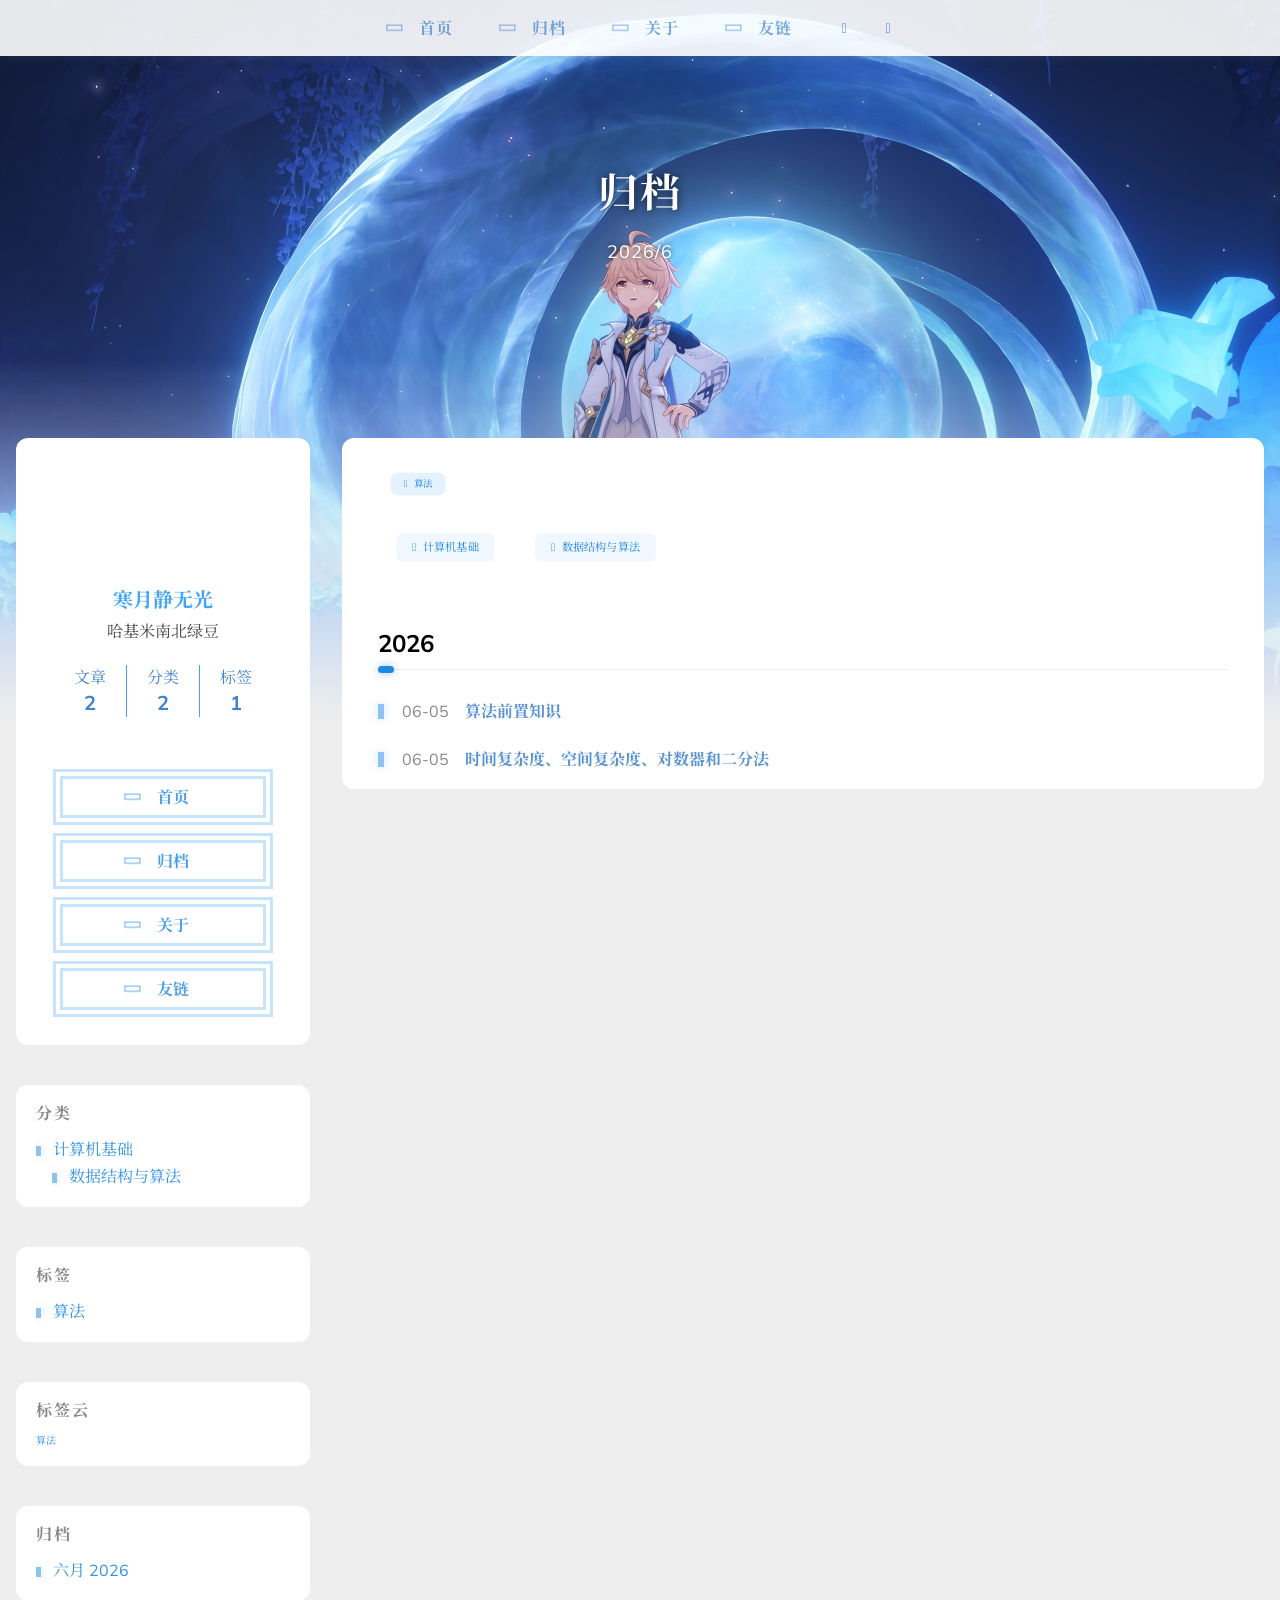
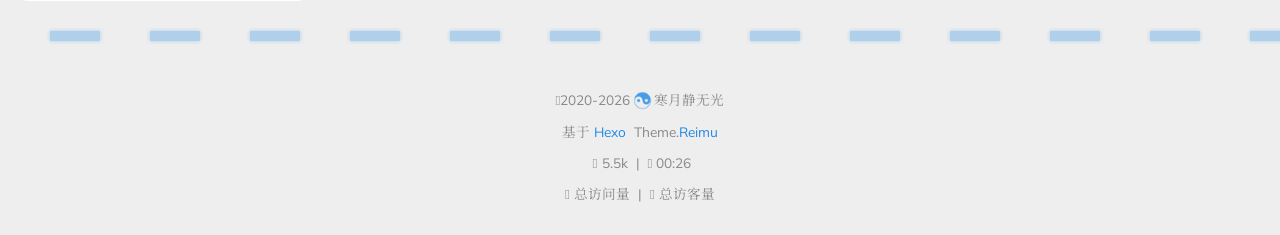
<file: archives/2026/06/index.html>
<!DOCTYPE html>
  <html lang="zh-CN"  
      data-theme-mode="auto"
  >
  <head>
  <meta charset="utf-8">
  
  
  
  <script>window.REIMU_CONFIG = {};window.REIMU_CONFIG.icon_font = '4552607_ex15nbittbh';window.REIMU_CONFIG.clipboard_tips = {"success":{"zh-CN":"复制成功 (*^▽^*)"},"fail":{"zh-CN":"复制失败 (ﾟ⊿ﾟ)ﾂ"},"copyright":{"enable":false,"count":50,"license_type":"by-nc-sa"}};window.REIMU_CONFIG.clipboard_tips.copyright.content = '本博客所有文章除特别声明外，均采用 BY-NC-SA 许可协议。转载请注明出处！';window.REIMU_CONFIG.code_block = {"expand":true};window.REIMU_CONFIG.base = 'http://example.com';window.REIMU_CONFIG.relative = '/';</script>
  <title>
    归档: 2026/6 | 寒月静无光
  </title>
  <meta name="viewport" content="width=device-width, initial-scale=1, shrink-to-fit=no">
    <link rel="preload" as="style" href="https://fontsapi.zeoseven.com/292/main/result.css" onload="this.rel='stylesheet'" crossorigin>
    <link rel="preconnect" href="https://fonts.gstatic.com" crossorigin><link rel="preload" as="style" href="https://fonts.googleapis.com/css?family=Mulish:400,400italic,700,700italic|Noto Serif SC:400,400italic,700,700italic&display=swap"><link rel="stylesheet" href="https://fonts.googleapis.com/css?family=Mulish:400,400italic,700,700italic|Noto Serif SC:400,400italic,700,700italic&display=swap" media="print" onload="this.media='all'">
    <link rel="preload" href="//at.alicdn.com/t/c/font_4552607_ex15nbittbh.woff2" as="font" type="font/woff2" crossorigin="anonymous">
    
<link rel="stylesheet" href="/css/loader.css">

    <meta name="description" content="哈基米南北绿豆">
<meta property="og:type" content="website">
<meta property="og:title" content="寒月静无光">
<meta property="og:url" content="http://example.com/archives/2026/06/index.html">
<meta property="og:site_name" content="寒月静无光">
<meta property="og:description" content="哈基米南北绿豆">
<meta property="og:locale" content="zh_CN">
<meta property="og:image" content="http://example.com/images/banner.webp">
<meta property="article:author" content="寒月静无光">
<meta name="twitter:card" content="summary">
<meta name="twitter:image" content="http://example.com/images/banner.webp">
    <link rel="alternate" href="/atom.xml" title="寒月静无光" type="application/atom+xml">
    <link rel="shortcut icon" href="/images/favicon.ico">
  
<link rel="stylesheet" href="/css/style.css">

  <link rel="preload" as="style" onload="this.onload=null;this.rel='stylesheet'" href="https://npm.webcache.cn/photoswipe@5.4.4/dist/photoswipe.css" integrity="sha384-IfxC36XL/toUyJ939C73PcgMuRzAZuIzZxE38drsmO5p6jD7ei+Zx/1oA/0l8ysE" crossorigin="anonymous">
    
<script src="https://npm.webcache.cn/pace-js@1.2.4/pace.min.js" integrity="sha384-k6YtvFUEIuEFBdrLKJ3YAUbBki333tj1CSUisai5Cswsg9wcLNaPzsTHDswp4Az8" crossorigin="anonymous"></script>

    
<link rel="stylesheet" href="https://npm.webcache.cn/@reimujs/aos@0.1.2/dist/aos.css" integrity="sha384-GMRP93c6Hkz9JVKGAuRR3nTS7M07RwPgTFenXiosjq2VbVgvdDNcz1g6Mkj8AONa" crossorigin="anonymous">

<meta name="generator" content="Hexo 8.1.2"></head>

  <body>
      <div id='loader'>
    <div class="loading-left-bg loading-bg"></div>
    <div class="loading-right-bg loading-bg"></div>
    <div class="spinner-box">
      <div class="loading-taichi rotate">
          <svg width="150" height="150" viewBox="0 0 1024 1024" class="icon" version="1.1" xmlns="https://www.w3.org/2000/svg" shape-rendering="geometricPrecision">
            <path d="M303.5 432A80 80 0 0 1 291.5 592A80 80 0 0 1 303.5 432z" fill="var(--red-1, #ff5252)" />
            <path d="M512 65A447 447 0 0 1 512 959L512 929A417 417 0 0 0 512 95A417 417 0 0 0 512 929L512 959A447 447 0 0 1 512 65z 
           M512 95A417 417 0 0 1 929 512A208.5 208.5 0 0 1 720.5 720.5L720.5 592A80 80 0 0 0 720.5 432A80 80 0 0 0 720.5 592L720.5 720.5A208.5 208.5 0 0 1 512 512A208.5 208.5 0 0 0 303.5 303.5A208.5 208.5 0 0 0 95 512A417 417 0 0 1 512 95z" fill="var(--red-1, #ff5252)" />
          </svg>
      </div>
      <div class="loading-word">少女祈祷中...</div>
    </div>
  </div>
  <script>
    var time = null;
    var loaderEl = document.getElementById('loader');
    var startLoading = () => {
      time = Date.now();
      loaderEl.classList.remove("loading");
    }
    var hideLoader = () => {
      document.body.style.overflow = 'auto';
      loader.classList.add('loading');
    };

    var endLoading = () => {
      if (!time) {
        hideLoader();
      } else {
        if (Date.now() - time > 500) {
          time = null;
          hideLoader();
        } else {
          setTimeout(endLoading, 500 - (Date.now() - time));
          time = null;
        }
      }
    }
    window.addEventListener('DOMContentLoaded', endLoading);
    loaderEl.addEventListener('click', endLoading);
  </script>
<div id="copy-tooltip"></div>
<div id="heatmap-tooltip"></div>


    <div id="container">
      <div id="wrap">
        <div id="header-nav">
  <nav id="main-nav" aria-label="Primary navigation">
        <a class="main-nav-link-wrap" href="/">
            <div class="main-nav-icon icon rotate">
                &#xe62b;
            </div>
          <span class="main-nav-link">首页</span>
        </a>
        <a class="main-nav-link-wrap" href="/archives">
            <div class="main-nav-icon icon rotate">
                &#xe62b;
            </div>
          <span class="main-nav-link">归档</span>
        </a>
        <a class="main-nav-link-wrap" href="/about">
            <div class="main-nav-icon icon rotate">
                &#xe62b;
            </div>
          <span class="main-nav-link">关于</span>
        </a>
        <a class="main-nav-link-wrap" href="/friend">
            <div class="main-nav-icon icon rotate">
                &#xe62b;
            </div>
          <span class="main-nav-link">友链</span>
        </a>
    <a id="main-nav-toggle" class="nav-icon" aria-label="Toggle navigation" role="button"></a>
  </nav>
  <nav id="sub-nav" aria-label="Secondary navigation">
      <a id="nav-rss-link" class="nav-icon" href="/atom.xml" title="RSS 订阅" aria-label="RSS 订阅" target="_blank"></a>
  </nav>
</div>
<header id="header" aria-label="Site header">
      <picture>
      </picture>
        <img  fetchpriority="high" src="/images/banner.webp" alt="">
  <div id="header-outer">
    <div id="header-title">
          <span id="logo">
            <h1 data-aos="slide-up">归档</h1>
          </span>
        <h2 id="subtitle-wrap" data-aos="slide-down">
              <span id="subtitle">2026/6</span>
        </h2>
    </div>
  </div>
</header>

        <div id="content" aria-label="Page content" class="sidebar-left"  >
          <aside id="sidebar" aria-label="Sidebar">
  <div class="sidebar-wrapper-container ">
  <div class="sidebar-wrapper">
    <div class="sidebar-wrap" data-aos="fade-up">
        <div class="sidebar-author">
  <img data-src="/avatar/avatar.webp" data-sizes="auto" alt="寒月静无光" class="lazyload">
  <div class="sidebar-author-name">寒月静无光</div>
  <div class="sidebar-description">哈基米南北绿豆</div>
</div>
<div class="sidebar-state">
  <div class="sidebar-state-article">
    <div>文章</div>
    <div class="sidebar-state-number">2</div>
  </div>
  <div class="sidebar-state-category">
    <div>分类</div>
    <div class="sidebar-state-number">2</div>
  </div>
  <div class="sidebar-state-tag">
    <div>标签</div>
    <div class="sidebar-state-number">1</div>
  </div>
</div>
<div class="sidebar-social" >
</div>
<div class="sidebar-menu">
      <div class="sidebar-menu-link-wrap">
        <a class="sidebar-menu-link-dummy" href="/" aria-label="首页"></a>
          <div class="sidebar-menu-icon icon rotate">
              &#xe62b;
          </div>
        <div class="sidebar-menu-link">首页</div>
      </div>
      <div class="sidebar-menu-link-wrap">
        <a class="sidebar-menu-link-dummy" href="/archives" aria-label="归档"></a>
          <div class="sidebar-menu-icon icon rotate">
              &#xe62b;
          </div>
        <div class="sidebar-menu-link">归档</div>
      </div>
      <div class="sidebar-menu-link-wrap">
        <a class="sidebar-menu-link-dummy" href="/about" aria-label="关于"></a>
          <div class="sidebar-menu-icon icon rotate">
              &#xe62b;
          </div>
        <div class="sidebar-menu-link">关于</div>
      </div>
      <div class="sidebar-menu-link-wrap">
        <a class="sidebar-menu-link-dummy" href="/friend" aria-label="友链"></a>
          <div class="sidebar-menu-icon icon rotate">
              &#xe62b;
          </div>
        <div class="sidebar-menu-link">友链</div>
      </div>
</div>

    </div>
  </div>
  <div class="sidebar-widget">
        <div class="widget-wrapper">
    <div class="widget-wrap" data-aos="fade-up">
      <h3 class="widget-title">分类</h3>
      <div class="widget">
        <ul class="category-list"><li class="category-list-item"><a class="category-list-link" href="/categories/%E8%AE%A1%E7%AE%97%E6%9C%BA%E5%9F%BA%E7%A1%80/" title="计算机基础">计算机基础</a><ul class="category-list-child"><li class="category-list-item"><a class="category-list-link" href="/categories/%E8%AE%A1%E7%AE%97%E6%9C%BA%E5%9F%BA%E7%A1%80/%E6%95%B0%E6%8D%AE%E7%BB%93%E6%9E%84%E4%B8%8E%E7%AE%97%E6%B3%95/" title="数据结构与算法">数据结构与算法</a></li></ul></li></ul>
      </div>
    </div>
  </div>

        <div class="widget-wrapper">
    <div class="widget-wrap" data-aos="fade-up">
      <h3 class="widget-title">标签</h3>
      <div class="widget">
        <ul class="tag-list" itemprop="keywords"><li class="tag-list-item"><a class="tag-list-link" href="/tags/%E7%AE%97%E6%B3%95/" rel="tag" title="算法">算法</a></li></ul>
      </div>
    </div>
  </div>

        <div class="widget-wrapper">
    <div class="widget-wrap" data-aos="fade-up">
      <h3 class="widget-title">标签云</h3>
      <div class="widget tagcloud">
        <a href="/tags/%E7%AE%97%E6%B3%95/" style="font-size: 10px;">算法</a>
      </div>
    </div>
  </div>

        <div class="widget-wrapper">
    <div class="widget-wrap" data-aos="fade-up">
      <h3 class="widget-title">归档</h3>
      <div class="widget">
        <ul class="archive-list"><li class="archive-list-item"><a class="archive-list-link" href="/archives/2026/06/">六月 2026</a></li></ul>
      </div>
    </div>
  </div>

  </div>
  </div>
</aside>

          <section id="main" aria-label="Main content"><div class="archives-outer-wrap" data-aos="fade-up">
    <div class="tag-wrap">
    <div class="archives-tag-list-item" data-aos="zoom-in">
      <a class="archives-tag-list-link" href="/tags/%E7%AE%97%E6%B3%95/">算法</a>
    </div>
</div>
<div class="category-wrap">
    <div class="archives-category-list-item" data-aos="zoom-in">
      <a class="archives-category-list-link" href="/categories/%E8%AE%A1%E7%AE%97%E6%9C%BA%E5%9F%BA%E7%A1%80/">计算机基础</a>
    </div>
    <div class="archives-category-list-item" data-aos="zoom-in">
      <a class="archives-category-list-link" href="/categories/%E8%AE%A1%E7%AE%97%E6%9C%BA%E5%9F%BA%E7%A1%80/%E6%95%B0%E6%8D%AE%E7%BB%93%E6%9E%84%E4%B8%8E%E7%AE%97%E6%B3%95/">数据结构与算法</a>
    </div>
</div>
        <section class="archives-wrap" data-aos="fade-up">
          <div class="archive-year-wrap">
            <a href="/archives/2026" class="archive-year">2026</a>
          </div>
          <ul>
            <li class="archive-article">
  <div class="archive-article-date">
    <span>
      <time class="dt-published" datetime="2026-06-05T05:57:26.000Z" itemprop="datePublished">06-05</time>
    </span>
  </div>
    <a class="archive-article-title" href="/2026/06/05/%E7%AE%97%E6%B3%95%E5%89%8D%E7%BD%AE%E7%9F%A5%E8%AF%86/">算法前置知识</a>
</li>

            <li class="archive-article">
  <div class="archive-article-date">
    <span>
      <time class="dt-published" datetime="2026-06-05T05:57:26.000Z" itemprop="datePublished">06-05</time>
    </span>
  </div>
    <a class="archive-article-title" href="/2026/06/05/%E6%97%B6%E9%97%B4%E5%A4%8D%E6%9D%82%E5%BA%A6%E3%80%81%E7%A9%BA%E9%97%B4%E5%A4%8D%E6%9D%82%E5%BA%A6%E3%80%81%E5%AF%B9%E6%95%B0%E5%99%A8%E5%92%8C%E4%BA%8C%E5%88%86%E6%B3%95/">时间复杂度、空间复杂度、对数器和二分法</a>
</li>

          </ul>
        </section>
  </div>

</section>
        </div>
        <footer id="footer" aria-label="Site footer">
  <div style="width: 100%; overflow: hidden">
    <div class="footer-line"></div>
  </div>
  <div id="footer-info">
    <div>
      <span class="icon-copyright"></span>
        2020-2026
        <span class="footer-info-sep rotate"></span>
      寒月静无光
    </div>
      <div>
        基于&nbsp;<a href="https://hexo.io/" rel="noopener nofollow noreferrer" target="_blank">Hexo</a>&nbsp;
        Theme.<a href="https://github.com/D-Sketon/hexo-theme-reimu" rel="noopener nofollow noreferrer" target="_blank">Reimu</a>
      </div>
      <div>
        <span class="icon-brush"></span>
        5.5k
        &nbsp;|&nbsp;
        <span class="icon-coffee"></span>
        00:26
      </div>
      <div>
        <span class="icon-eye"></span>
        <span id="busuanzi_container_site_pv">总访问量&nbsp;<span id="busuanzi_value_site_pv"></span></span>
        &nbsp;|&nbsp;
        <span class="icon-user"></span>
        <span id="busuanzi_container_site_uv">总访客量&nbsp;<span id="busuanzi_value_site_uv"></span></span>
      </div>
  </div>
</footer>

          <div class="sidebar-top">
            <div class="sidebar-top-taichi rotate"></div>
            <div class="arrow-up"></div>
          </div>
        <div id="mask" class="hide"></div>
      </div>
      <nav id="mobile-nav" aria-label="Mobile navigation">
  <div class="sidebar-wrap">
      <div class="sidebar-author">
  <img data-src="/avatar/avatar.webp" data-sizes="auto" alt="寒月静无光" class="lazyload">
  <div class="sidebar-author-name">寒月静无光</div>
  <div class="sidebar-description">哈基米南北绿豆</div>
</div>
<div class="sidebar-state">
  <div class="sidebar-state-article">
    <div>文章</div>
    <div class="sidebar-state-number">2</div>
  </div>
  <div class="sidebar-state-category">
    <div>分类</div>
    <div class="sidebar-state-number">2</div>
  </div>
  <div class="sidebar-state-tag">
    <div>标签</div>
    <div class="sidebar-state-number">1</div>
  </div>
</div>
<div class="sidebar-social" >
</div>
<div class="sidebar-menu">
      <div class="sidebar-menu-link-wrap">
        <a class="sidebar-menu-link-dummy" href="/" aria-label="首页"></a>
          <div class="sidebar-menu-icon icon rotate">
              &#xe62b;
          </div>
        <div class="sidebar-menu-link">首页</div>
      </div>
      <div class="sidebar-menu-link-wrap">
        <a class="sidebar-menu-link-dummy" href="/archives" aria-label="归档"></a>
          <div class="sidebar-menu-icon icon rotate">
              &#xe62b;
          </div>
        <div class="sidebar-menu-link">归档</div>
      </div>
      <div class="sidebar-menu-link-wrap">
        <a class="sidebar-menu-link-dummy" href="/about" aria-label="关于"></a>
          <div class="sidebar-menu-icon icon rotate">
              &#xe62b;
          </div>
        <div class="sidebar-menu-link">关于</div>
      </div>
      <div class="sidebar-menu-link-wrap">
        <a class="sidebar-menu-link-dummy" href="/friend" aria-label="友链"></a>
          <div class="sidebar-menu-icon icon rotate">
              &#xe62b;
          </div>
        <div class="sidebar-menu-link">友链</div>
      </div>
</div>

  </div>
</nav>

    </div>
    
<script src="https://npm.webcache.cn/lazysizes@5.3.2/lazysizes.min.js" integrity="sha384-3gT&#x2F;vsepWkfz&#x2F;ff7PpWNUeMzeWoH3cDhm&#x2F;A8jM7ouoAK0&#x2F;fP&#x2F;9bcHHR5kHq2nf+e" crossorigin="anonymous"></script>


<script src="https://npm.webcache.cn/clipboard@2.0.11/dist/clipboard.min.js" integrity="sha384-J08i8An&#x2F;QeARD9ExYpvphB8BsyOj3Gh2TSh1aLINKO3L0cMSH2dN3E22zFoXEi0Q" crossorigin="anonymous"></script>




<script src="/js/script.js"></script>


  
<script src="/js/aos.js"></script>

  <script>
    var aosInit = () => {
      AOS.init({
        duration: 1000,
        easing: "ease",
        once: true,
        offset: 50,
      });
    };
    if (document.readyState === 'loading') {
      document.addEventListener('DOMContentLoaded', aosInit);
    } else {
      aosInit();
    }
  </script>


<script src="/js/pjax_script.js" data-pjax></script>




  <script>
    var setupFirework = () => {
      if (!false || !window.matchMedia('(max-width: 768px)').matches) {
        window.firework && window.firework(JSON.parse('{"excludeElements":["a","button"],"particles":[{"shape":"circle","move":["emit"],"easing":"easeOutExpo","colors":["var(--red-1)","var(--red-2)","var(--red-3)","var(--red-4)"],"number":20,"duration":[1200,1800],"shapeOptions":{"radius":[16,32],"alpha":[0.3,0.5]}},{"shape":"circle","move":["diffuse"],"easing":"easeOutExpo","colors":["var(--red-0)"],"number":1,"duration":[1200,1800],"shapeOptions":{"radius":20,"alpha":[0.2,0.5],"lineWidth":6}}]}'));
      }
    }
  </script>
  
<script src="https://npm.webcache.cn/mouse-firework@0.2.0/dist/index.umd.js" integrity="sha384-qi9WggRt19tv8Vc7pCHW3ulMNLwrn515zaLEWZjl1px07vz8+pUoWX8n1rgq282T" crossorigin="anonymous" onload="setupFirework()" defer></script>






<div id="lazy-script">
  <div>
  </div>
</div>


  <script>
    console.log(String.raw`%c 
 ______     ______     __     __    __     __  __    
/\  == \   /\  ___\   /\ \   /\ "-./  \   /\ \/\ \   
\ \  __<   \ \  __\   \ \ \  \ \ \-./\ \  \ \ \_\ \  
 \ \_\ \_\  \ \_____\  \ \_\  \ \_\ \ \_\  \ \_____\ 
  \/_/ /_/   \/_____/   \/_/   \/_/  \/_/   \/_____/ 
                                                  
`,'color: #ff5252;')
    console.log('%c Theme.Reimu v' + '1.12.5' + ' %c https://github.com/D-Sketon/hexo-theme-reimu ', 'color: white; background: #ff5252; padding:5px 0;', 'padding:4px;border:1px solid #ff5252;')
  </script>
  


  
<script src="https://npm.webcache.cn/busuanzi@2.3.0/bsz.pure.mini.js" integrity="sha384-0M75wtSkhjIInv4coYlaJU83+OypaRCIq2SukQVQX04eGTCBXJDuWAbJet56id+S" crossorigin="anonymous" async></script>


<script>
  if ('serviceWorker' in navigator) {
    navigator.serviceWorker.getRegistrations().then((registrations) => {
      for (let registration of registrations) {
        registration.unregister();
      }
    });
  }
</script>




  </body>
  </html>
</file>
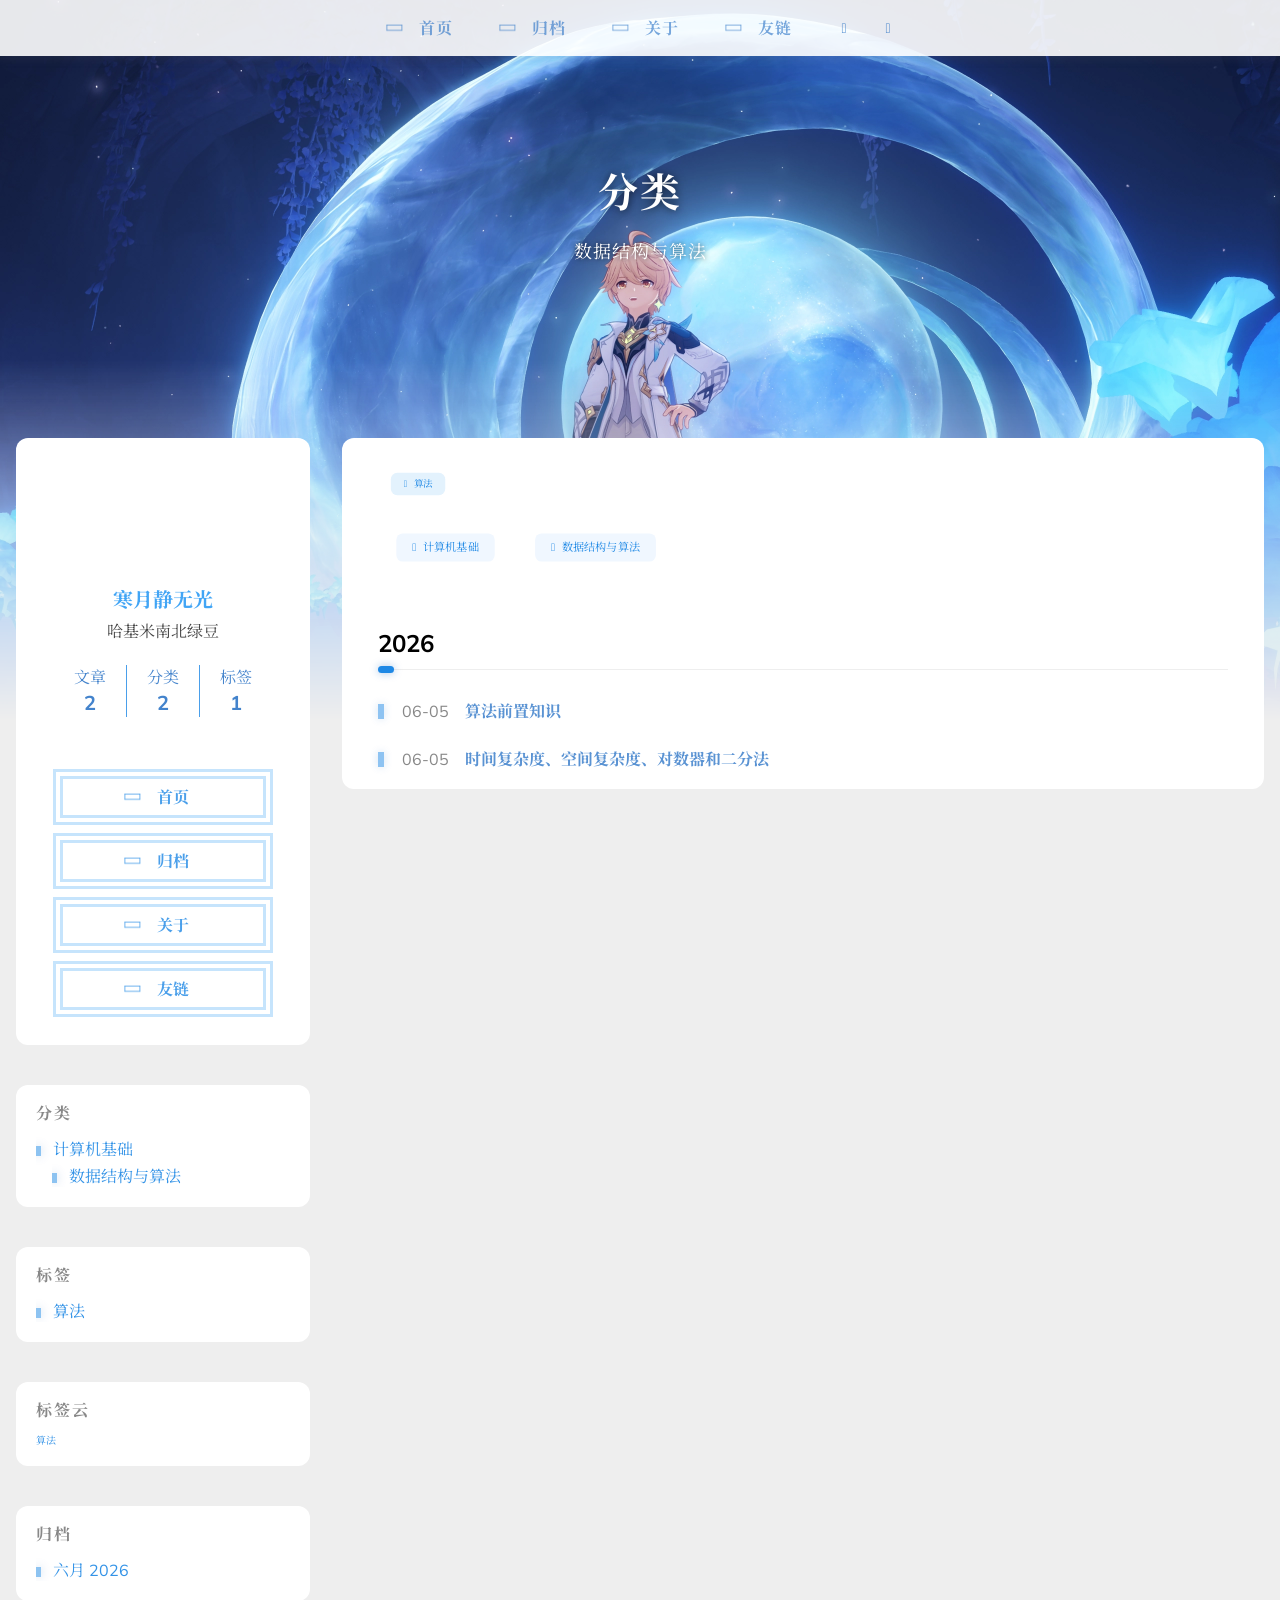
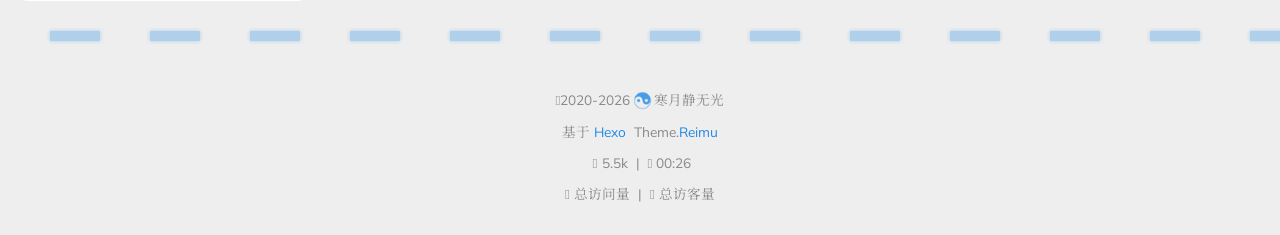
<file: categories/计算机基础/数据结构与算法/index.html>
<!DOCTYPE html>
  <html lang="zh-CN"  
      data-theme-mode="auto"
  >
  <head>
  <meta charset="utf-8">
  
  
  
  <script>window.REIMU_CONFIG = {};window.REIMU_CONFIG.icon_font = '4552607_ex15nbittbh';window.REIMU_CONFIG.clipboard_tips = {"success":{"zh-CN":"复制成功 (*^▽^*)"},"fail":{"zh-CN":"复制失败 (ﾟ⊿ﾟ)ﾂ"},"copyright":{"enable":false,"count":50,"license_type":"by-nc-sa"}};window.REIMU_CONFIG.clipboard_tips.copyright.content = '本博客所有文章除特别声明外，均采用 BY-NC-SA 许可协议。转载请注明出处！';window.REIMU_CONFIG.code_block = {"expand":true};window.REIMU_CONFIG.base = 'http://example.com';window.REIMU_CONFIG.relative = '/';</script>
  <title>
    目录: 数据结构与算法 | 寒月静无光
  </title>
  <meta name="viewport" content="width=device-width, initial-scale=1, shrink-to-fit=no">
    <link rel="preload" as="style" href="https://fontsapi.zeoseven.com/292/main/result.css" onload="this.rel='stylesheet'" crossorigin>
    <link rel="preconnect" href="https://fonts.gstatic.com" crossorigin><link rel="preload" as="style" href="https://fonts.googleapis.com/css?family=Mulish:400,400italic,700,700italic|Noto Serif SC:400,400italic,700,700italic&display=swap"><link rel="stylesheet" href="https://fonts.googleapis.com/css?family=Mulish:400,400italic,700,700italic|Noto Serif SC:400,400italic,700,700italic&display=swap" media="print" onload="this.media='all'">
    <link rel="preload" href="//at.alicdn.com/t/c/font_4552607_ex15nbittbh.woff2" as="font" type="font/woff2" crossorigin="anonymous">
    
<link rel="stylesheet" href="/css/loader.css">

    <meta name="description" content="哈基米南北绿豆">
<meta property="og:type" content="website">
<meta property="og:title" content="寒月静无光">
<meta property="og:url" content="http://example.com/categories/%E8%AE%A1%E7%AE%97%E6%9C%BA%E5%9F%BA%E7%A1%80/%E6%95%B0%E6%8D%AE%E7%BB%93%E6%9E%84%E4%B8%8E%E7%AE%97%E6%B3%95/index.html">
<meta property="og:site_name" content="寒月静无光">
<meta property="og:description" content="哈基米南北绿豆">
<meta property="og:locale" content="zh_CN">
<meta property="og:image" content="http://example.com/images/banner.webp">
<meta property="article:author" content="寒月静无光">
<meta name="twitter:card" content="summary">
<meta name="twitter:image" content="http://example.com/images/banner.webp">
    <link rel="alternate" href="/atom.xml" title="寒月静无光" type="application/atom+xml">
    <link rel="shortcut icon" href="/images/favicon.ico">
  
<link rel="stylesheet" href="/css/style.css">

  <link rel="preload" as="style" onload="this.onload=null;this.rel='stylesheet'" href="https://npm.webcache.cn/photoswipe@5.4.4/dist/photoswipe.css" integrity="sha384-IfxC36XL/toUyJ939C73PcgMuRzAZuIzZxE38drsmO5p6jD7ei+Zx/1oA/0l8ysE" crossorigin="anonymous">
    
<script src="https://npm.webcache.cn/pace-js@1.2.4/pace.min.js" integrity="sha384-k6YtvFUEIuEFBdrLKJ3YAUbBki333tj1CSUisai5Cswsg9wcLNaPzsTHDswp4Az8" crossorigin="anonymous"></script>

    
<link rel="stylesheet" href="https://npm.webcache.cn/@reimujs/aos@0.1.2/dist/aos.css" integrity="sha384-GMRP93c6Hkz9JVKGAuRR3nTS7M07RwPgTFenXiosjq2VbVgvdDNcz1g6Mkj8AONa" crossorigin="anonymous">

<meta name="generator" content="Hexo 8.1.2"></head>

  <body>
      <div id='loader'>
    <div class="loading-left-bg loading-bg"></div>
    <div class="loading-right-bg loading-bg"></div>
    <div class="spinner-box">
      <div class="loading-taichi rotate">
          <svg width="150" height="150" viewBox="0 0 1024 1024" class="icon" version="1.1" xmlns="https://www.w3.org/2000/svg" shape-rendering="geometricPrecision">
            <path d="M303.5 432A80 80 0 0 1 291.5 592A80 80 0 0 1 303.5 432z" fill="var(--red-1, #ff5252)" />
            <path d="M512 65A447 447 0 0 1 512 959L512 929A417 417 0 0 0 512 95A417 417 0 0 0 512 929L512 959A447 447 0 0 1 512 65z 
           M512 95A417 417 0 0 1 929 512A208.5 208.5 0 0 1 720.5 720.5L720.5 592A80 80 0 0 0 720.5 432A80 80 0 0 0 720.5 592L720.5 720.5A208.5 208.5 0 0 1 512 512A208.5 208.5 0 0 0 303.5 303.5A208.5 208.5 0 0 0 95 512A417 417 0 0 1 512 95z" fill="var(--red-1, #ff5252)" />
          </svg>
      </div>
      <div class="loading-word">少女祈祷中...</div>
    </div>
  </div>
  <script>
    var time = null;
    var loaderEl = document.getElementById('loader');
    var startLoading = () => {
      time = Date.now();
      loaderEl.classList.remove("loading");
    }
    var hideLoader = () => {
      document.body.style.overflow = 'auto';
      loader.classList.add('loading');
    };

    var endLoading = () => {
      if (!time) {
        hideLoader();
      } else {
        if (Date.now() - time > 500) {
          time = null;
          hideLoader();
        } else {
          setTimeout(endLoading, 500 - (Date.now() - time));
          time = null;
        }
      }
    }
    window.addEventListener('DOMContentLoaded', endLoading);
    loaderEl.addEventListener('click', endLoading);
  </script>
<div id="copy-tooltip"></div>
<div id="heatmap-tooltip"></div>


    <div id="container">
      <div id="wrap">
        <div id="header-nav">
  <nav id="main-nav" aria-label="Primary navigation">
        <a class="main-nav-link-wrap" href="/">
            <div class="main-nav-icon icon rotate">
                &#xe62b;
            </div>
          <span class="main-nav-link">首页</span>
        </a>
        <a class="main-nav-link-wrap" href="/archives">
            <div class="main-nav-icon icon rotate">
                &#xe62b;
            </div>
          <span class="main-nav-link">归档</span>
        </a>
        <a class="main-nav-link-wrap" href="/about">
            <div class="main-nav-icon icon rotate">
                &#xe62b;
            </div>
          <span class="main-nav-link">关于</span>
        </a>
        <a class="main-nav-link-wrap" href="/friend">
            <div class="main-nav-icon icon rotate">
                &#xe62b;
            </div>
          <span class="main-nav-link">友链</span>
        </a>
    <a id="main-nav-toggle" class="nav-icon" aria-label="Toggle navigation" role="button"></a>
  </nav>
  <nav id="sub-nav" aria-label="Secondary navigation">
      <a id="nav-rss-link" class="nav-icon" href="/atom.xml" title="RSS 订阅" aria-label="RSS 订阅" target="_blank"></a>
  </nav>
</div>
<header id="header" aria-label="Site header">
      <picture>
      </picture>
        <img  fetchpriority="high" src="/images/banner.webp" alt="">
  <div id="header-outer">
    <div id="header-title">
          <span id="logo">
            <h1 data-aos="slide-up">分类</h1>
          </span>
        <h2 id="subtitle-wrap" data-aos="slide-down">
              <span id="subtitle">数据结构与算法</span>
        </h2>
    </div>
  </div>
</header>

        <div id="content" aria-label="Page content" class="sidebar-left"  >
          <aside id="sidebar" aria-label="Sidebar">
  <div class="sidebar-wrapper-container ">
  <div class="sidebar-wrapper">
    <div class="sidebar-wrap" data-aos="fade-up">
        <div class="sidebar-author">
  <img data-src="/avatar/avatar.webp" data-sizes="auto" alt="寒月静无光" class="lazyload">
  <div class="sidebar-author-name">寒月静无光</div>
  <div class="sidebar-description">哈基米南北绿豆</div>
</div>
<div class="sidebar-state">
  <div class="sidebar-state-article">
    <div>文章</div>
    <div class="sidebar-state-number">2</div>
  </div>
  <div class="sidebar-state-category">
    <div>分类</div>
    <div class="sidebar-state-number">2</div>
  </div>
  <div class="sidebar-state-tag">
    <div>标签</div>
    <div class="sidebar-state-number">1</div>
  </div>
</div>
<div class="sidebar-social" >
</div>
<div class="sidebar-menu">
      <div class="sidebar-menu-link-wrap">
        <a class="sidebar-menu-link-dummy" href="/" aria-label="首页"></a>
          <div class="sidebar-menu-icon icon rotate">
              &#xe62b;
          </div>
        <div class="sidebar-menu-link">首页</div>
      </div>
      <div class="sidebar-menu-link-wrap">
        <a class="sidebar-menu-link-dummy" href="/archives" aria-label="归档"></a>
          <div class="sidebar-menu-icon icon rotate">
              &#xe62b;
          </div>
        <div class="sidebar-menu-link">归档</div>
      </div>
      <div class="sidebar-menu-link-wrap">
        <a class="sidebar-menu-link-dummy" href="/about" aria-label="关于"></a>
          <div class="sidebar-menu-icon icon rotate">
              &#xe62b;
          </div>
        <div class="sidebar-menu-link">关于</div>
      </div>
      <div class="sidebar-menu-link-wrap">
        <a class="sidebar-menu-link-dummy" href="/friend" aria-label="友链"></a>
          <div class="sidebar-menu-icon icon rotate">
              &#xe62b;
          </div>
        <div class="sidebar-menu-link">友链</div>
      </div>
</div>

    </div>
  </div>
  <div class="sidebar-widget">
        <div class="widget-wrapper">
    <div class="widget-wrap" data-aos="fade-up">
      <h3 class="widget-title">分类</h3>
      <div class="widget">
        <ul class="category-list"><li class="category-list-item"><a class="category-list-link" href="/categories/%E8%AE%A1%E7%AE%97%E6%9C%BA%E5%9F%BA%E7%A1%80/" title="计算机基础">计算机基础</a><ul class="category-list-child"><li class="category-list-item"><a class="category-list-link" href="/categories/%E8%AE%A1%E7%AE%97%E6%9C%BA%E5%9F%BA%E7%A1%80/%E6%95%B0%E6%8D%AE%E7%BB%93%E6%9E%84%E4%B8%8E%E7%AE%97%E6%B3%95/" title="数据结构与算法">数据结构与算法</a></li></ul></li></ul>
      </div>
    </div>
  </div>

        <div class="widget-wrapper">
    <div class="widget-wrap" data-aos="fade-up">
      <h3 class="widget-title">标签</h3>
      <div class="widget">
        <ul class="tag-list" itemprop="keywords"><li class="tag-list-item"><a class="tag-list-link" href="/tags/%E7%AE%97%E6%B3%95/" rel="tag" title="算法">算法</a></li></ul>
      </div>
    </div>
  </div>

        <div class="widget-wrapper">
    <div class="widget-wrap" data-aos="fade-up">
      <h3 class="widget-title">标签云</h3>
      <div class="widget tagcloud">
        <a href="/tags/%E7%AE%97%E6%B3%95/" style="font-size: 10px;">算法</a>
      </div>
    </div>
  </div>

        <div class="widget-wrapper">
    <div class="widget-wrap" data-aos="fade-up">
      <h3 class="widget-title">归档</h3>
      <div class="widget">
        <ul class="archive-list"><li class="archive-list-item"><a class="archive-list-link" href="/archives/2026/06/">六月 2026</a></li></ul>
      </div>
    </div>
  </div>

  </div>
  </div>
</aside>

          <section id="main" aria-label="Main content"><div class="archives-outer-wrap" data-aos="fade-up">
    <div class="tag-wrap">
    <div class="archives-tag-list-item" data-aos="zoom-in">
      <a class="archives-tag-list-link" href="/tags/%E7%AE%97%E6%B3%95/">算法</a>
    </div>
</div>
<div class="category-wrap">
    <div class="archives-category-list-item" data-aos="zoom-in">
      <a class="archives-category-list-link" href="/categories/%E8%AE%A1%E7%AE%97%E6%9C%BA%E5%9F%BA%E7%A1%80/">计算机基础</a>
    </div>
    <div class="archives-category-list-item" data-aos="zoom-in">
      <a class="archives-category-list-link" href="/categories/%E8%AE%A1%E7%AE%97%E6%9C%BA%E5%9F%BA%E7%A1%80/%E6%95%B0%E6%8D%AE%E7%BB%93%E6%9E%84%E4%B8%8E%E7%AE%97%E6%B3%95/">数据结构与算法</a>
    </div>
</div>
        <section class="archives-wrap" data-aos="fade-up">
          <div class="archive-year-wrap">
            <a href="/archives/2026" class="archive-year">2026</a>
          </div>
          <ul>
            <li class="archive-article">
  <div class="archive-article-date">
    <span>
      <time class="dt-published" datetime="2026-06-05T05:57:26.000Z" itemprop="datePublished">06-05</time>
    </span>
  </div>
    <a class="archive-article-title" href="/2026/06/05/%E7%AE%97%E6%B3%95%E5%89%8D%E7%BD%AE%E7%9F%A5%E8%AF%86/">算法前置知识</a>
</li>

            <li class="archive-article">
  <div class="archive-article-date">
    <span>
      <time class="dt-published" datetime="2026-06-05T05:57:26.000Z" itemprop="datePublished">06-05</time>
    </span>
  </div>
    <a class="archive-article-title" href="/2026/06/05/%E6%97%B6%E9%97%B4%E5%A4%8D%E6%9D%82%E5%BA%A6%E3%80%81%E7%A9%BA%E9%97%B4%E5%A4%8D%E6%9D%82%E5%BA%A6%E3%80%81%E5%AF%B9%E6%95%B0%E5%99%A8%E5%92%8C%E4%BA%8C%E5%88%86%E6%B3%95/">时间复杂度、空间复杂度、对数器和二分法</a>
</li>

          </ul>
        </section>
  </div>

</section>
        </div>
        <footer id="footer" aria-label="Site footer">
  <div style="width: 100%; overflow: hidden">
    <div class="footer-line"></div>
  </div>
  <div id="footer-info">
    <div>
      <span class="icon-copyright"></span>
        2020-2026
        <span class="footer-info-sep rotate"></span>
      寒月静无光
    </div>
      <div>
        基于&nbsp;<a href="https://hexo.io/" rel="noopener nofollow noreferrer" target="_blank">Hexo</a>&nbsp;
        Theme.<a href="https://github.com/D-Sketon/hexo-theme-reimu" rel="noopener nofollow noreferrer" target="_blank">Reimu</a>
      </div>
      <div>
        <span class="icon-brush"></span>
        5.5k
        &nbsp;|&nbsp;
        <span class="icon-coffee"></span>
        00:26
      </div>
      <div>
        <span class="icon-eye"></span>
        <span id="busuanzi_container_site_pv">总访问量&nbsp;<span id="busuanzi_value_site_pv"></span></span>
        &nbsp;|&nbsp;
        <span class="icon-user"></span>
        <span id="busuanzi_container_site_uv">总访客量&nbsp;<span id="busuanzi_value_site_uv"></span></span>
      </div>
  </div>
</footer>

          <div class="sidebar-top">
            <div class="sidebar-top-taichi rotate"></div>
            <div class="arrow-up"></div>
          </div>
        <div id="mask" class="hide"></div>
      </div>
      <nav id="mobile-nav" aria-label="Mobile navigation">
  <div class="sidebar-wrap">
      <div class="sidebar-author">
  <img data-src="/avatar/avatar.webp" data-sizes="auto" alt="寒月静无光" class="lazyload">
  <div class="sidebar-author-name">寒月静无光</div>
  <div class="sidebar-description">哈基米南北绿豆</div>
</div>
<div class="sidebar-state">
  <div class="sidebar-state-article">
    <div>文章</div>
    <div class="sidebar-state-number">2</div>
  </div>
  <div class="sidebar-state-category">
    <div>分类</div>
    <div class="sidebar-state-number">2</div>
  </div>
  <div class="sidebar-state-tag">
    <div>标签</div>
    <div class="sidebar-state-number">1</div>
  </div>
</div>
<div class="sidebar-social" >
</div>
<div class="sidebar-menu">
      <div class="sidebar-menu-link-wrap">
        <a class="sidebar-menu-link-dummy" href="/" aria-label="首页"></a>
          <div class="sidebar-menu-icon icon rotate">
              &#xe62b;
          </div>
        <div class="sidebar-menu-link">首页</div>
      </div>
      <div class="sidebar-menu-link-wrap">
        <a class="sidebar-menu-link-dummy" href="/archives" aria-label="归档"></a>
          <div class="sidebar-menu-icon icon rotate">
              &#xe62b;
          </div>
        <div class="sidebar-menu-link">归档</div>
      </div>
      <div class="sidebar-menu-link-wrap">
        <a class="sidebar-menu-link-dummy" href="/about" aria-label="关于"></a>
          <div class="sidebar-menu-icon icon rotate">
              &#xe62b;
          </div>
        <div class="sidebar-menu-link">关于</div>
      </div>
      <div class="sidebar-menu-link-wrap">
        <a class="sidebar-menu-link-dummy" href="/friend" aria-label="友链"></a>
          <div class="sidebar-menu-icon icon rotate">
              &#xe62b;
          </div>
        <div class="sidebar-menu-link">友链</div>
      </div>
</div>

  </div>
</nav>

    </div>
    
<script src="https://npm.webcache.cn/lazysizes@5.3.2/lazysizes.min.js" integrity="sha384-3gT&#x2F;vsepWkfz&#x2F;ff7PpWNUeMzeWoH3cDhm&#x2F;A8jM7ouoAK0&#x2F;fP&#x2F;9bcHHR5kHq2nf+e" crossorigin="anonymous"></script>


<script src="https://npm.webcache.cn/clipboard@2.0.11/dist/clipboard.min.js" integrity="sha384-J08i8An&#x2F;QeARD9ExYpvphB8BsyOj3Gh2TSh1aLINKO3L0cMSH2dN3E22zFoXEi0Q" crossorigin="anonymous"></script>




<script src="/js/script.js"></script>


  
<script src="/js/aos.js"></script>

  <script>
    var aosInit = () => {
      AOS.init({
        duration: 1000,
        easing: "ease",
        once: true,
        offset: 50,
      });
    };
    if (document.readyState === 'loading') {
      document.addEventListener('DOMContentLoaded', aosInit);
    } else {
      aosInit();
    }
  </script>


<script src="/js/pjax_script.js" data-pjax></script>




  <script>
    var setupFirework = () => {
      if (!false || !window.matchMedia('(max-width: 768px)').matches) {
        window.firework && window.firework(JSON.parse('{"excludeElements":["a","button"],"particles":[{"shape":"circle","move":["emit"],"easing":"easeOutExpo","colors":["var(--red-1)","var(--red-2)","var(--red-3)","var(--red-4)"],"number":20,"duration":[1200,1800],"shapeOptions":{"radius":[16,32],"alpha":[0.3,0.5]}},{"shape":"circle","move":["diffuse"],"easing":"easeOutExpo","colors":["var(--red-0)"],"number":1,"duration":[1200,1800],"shapeOptions":{"radius":20,"alpha":[0.2,0.5],"lineWidth":6}}]}'));
      }
    }
  </script>
  
<script src="https://npm.webcache.cn/mouse-firework@0.2.0/dist/index.umd.js" integrity="sha384-qi9WggRt19tv8Vc7pCHW3ulMNLwrn515zaLEWZjl1px07vz8+pUoWX8n1rgq282T" crossorigin="anonymous" onload="setupFirework()" defer></script>






<div id="lazy-script">
  <div>
  </div>
</div>


  <script>
    console.log(String.raw`%c 
 ______     ______     __     __    __     __  __    
/\  == \   /\  ___\   /\ \   /\ "-./  \   /\ \/\ \   
\ \  __<   \ \  __\   \ \ \  \ \ \-./\ \  \ \ \_\ \  
 \ \_\ \_\  \ \_____\  \ \_\  \ \_\ \ \_\  \ \_____\ 
  \/_/ /_/   \/_____/   \/_/   \/_/  \/_/   \/_____/ 
                                                  
`,'color: #ff5252;')
    console.log('%c Theme.Reimu v' + '1.12.5' + ' %c https://github.com/D-Sketon/hexo-theme-reimu ', 'color: white; background: #ff5252; padding:5px 0;', 'padding:4px;border:1px solid #ff5252;')
  </script>
  


  
<script src="https://npm.webcache.cn/busuanzi@2.3.0/bsz.pure.mini.js" integrity="sha384-0M75wtSkhjIInv4coYlaJU83+OypaRCIq2SukQVQX04eGTCBXJDuWAbJet56id+S" crossorigin="anonymous" async></script>


<script>
  if ('serviceWorker' in navigator) {
    navigator.serviceWorker.getRegistrations().then((registrations) => {
      for (let registration of registrations) {
        registration.unregister();
      }
    });
  }
</script>




  </body>
  </html>
</file>
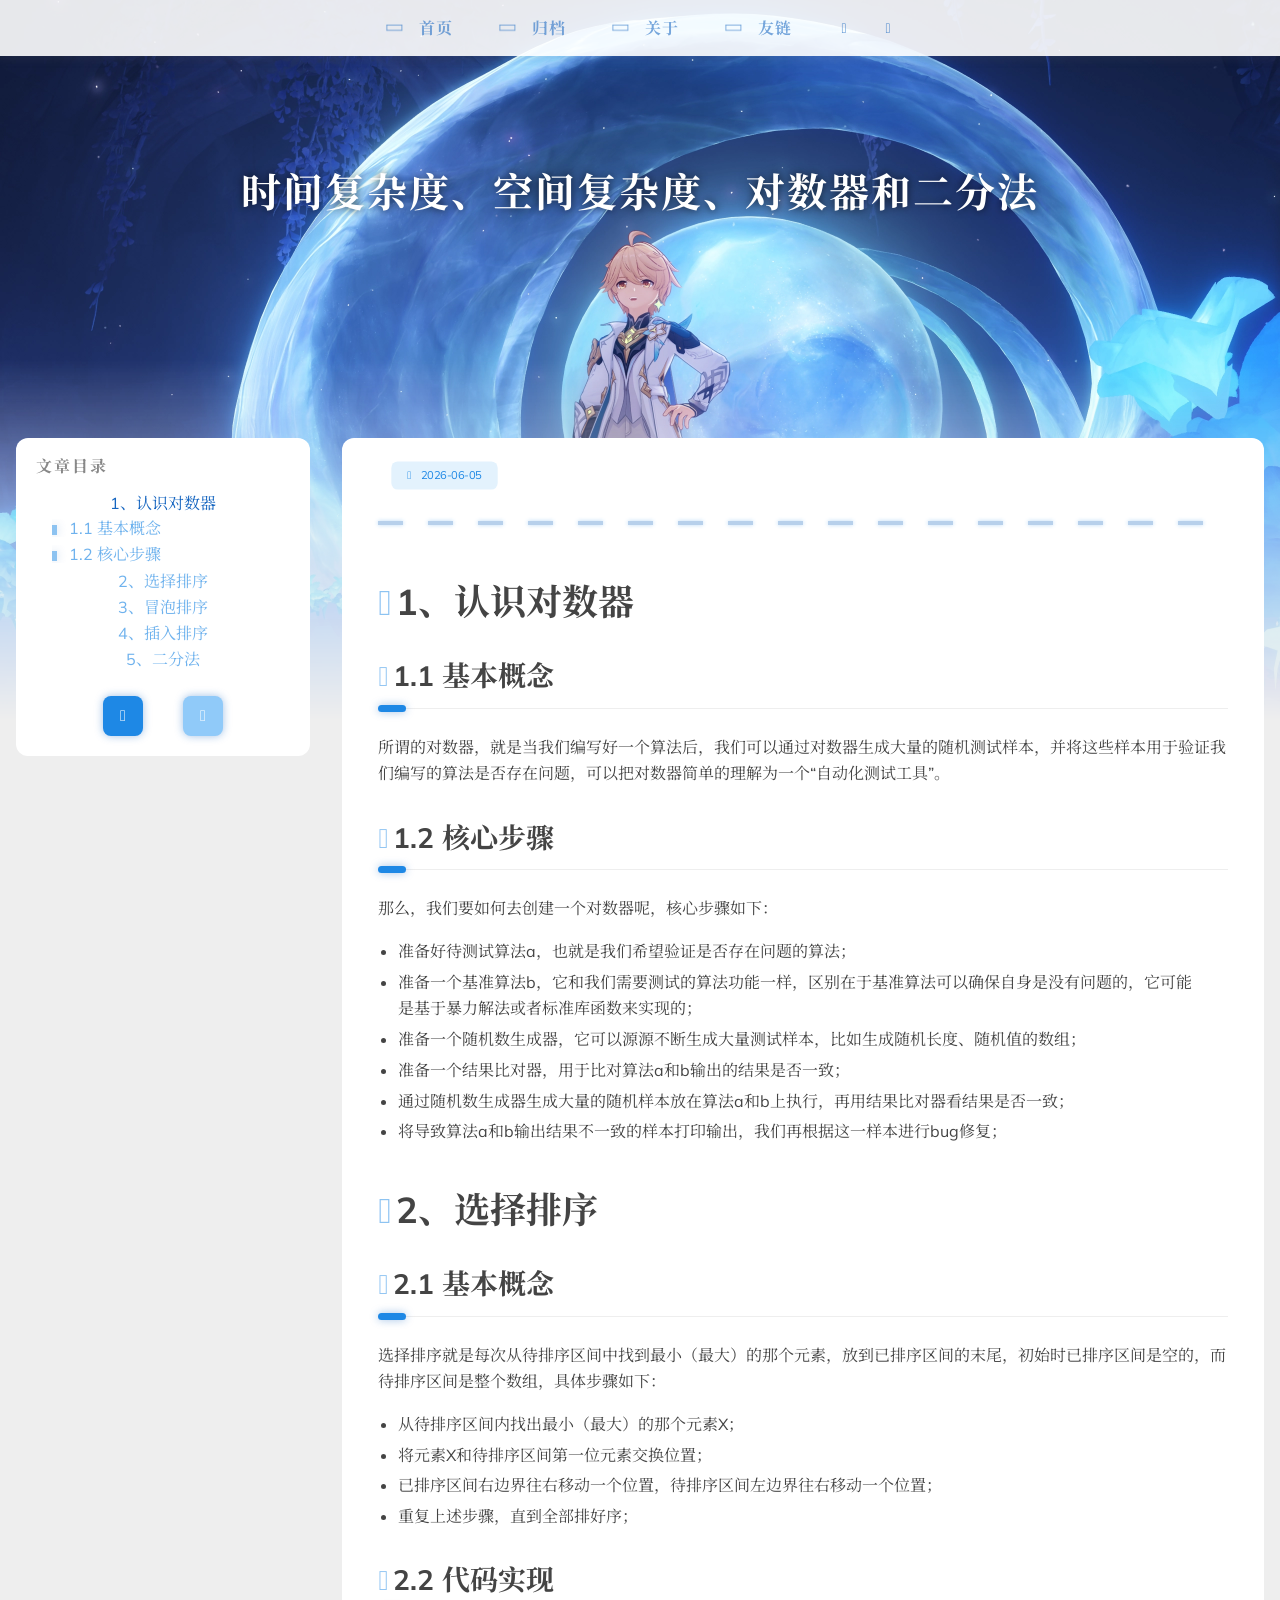
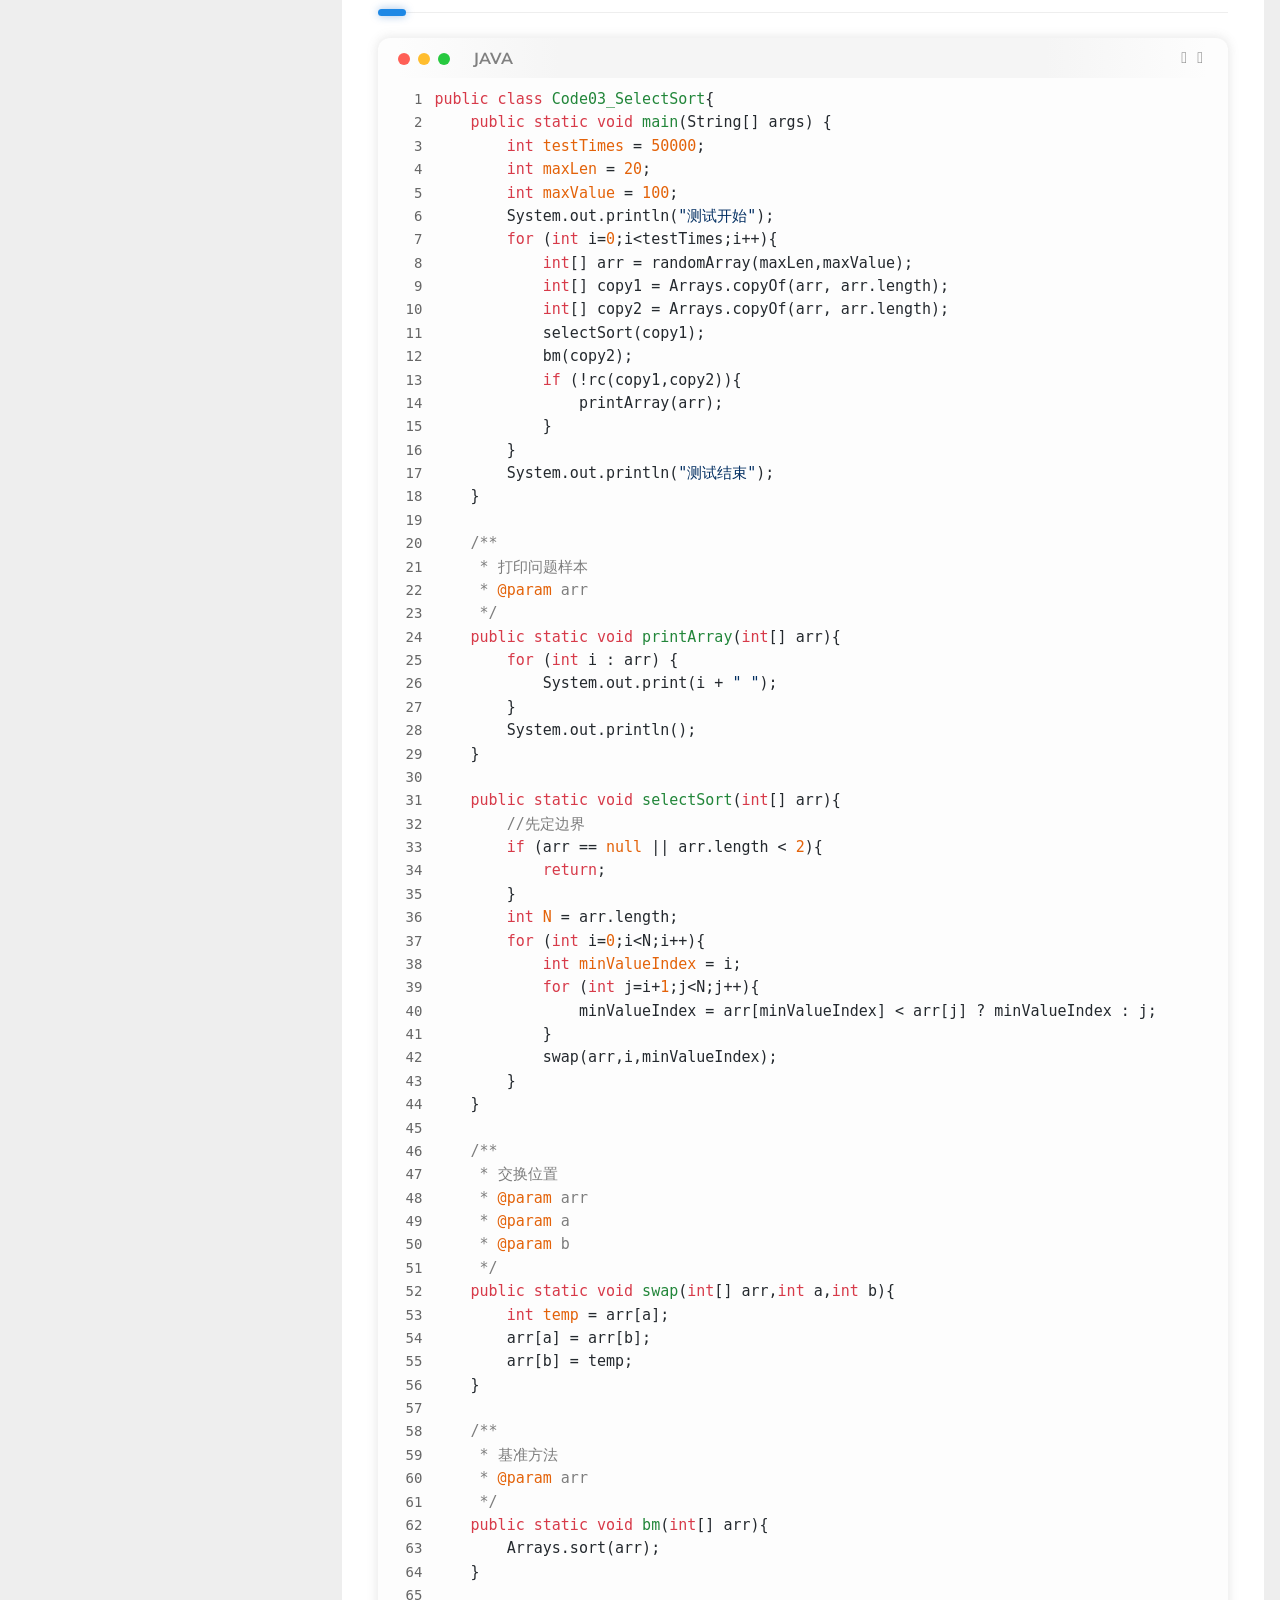
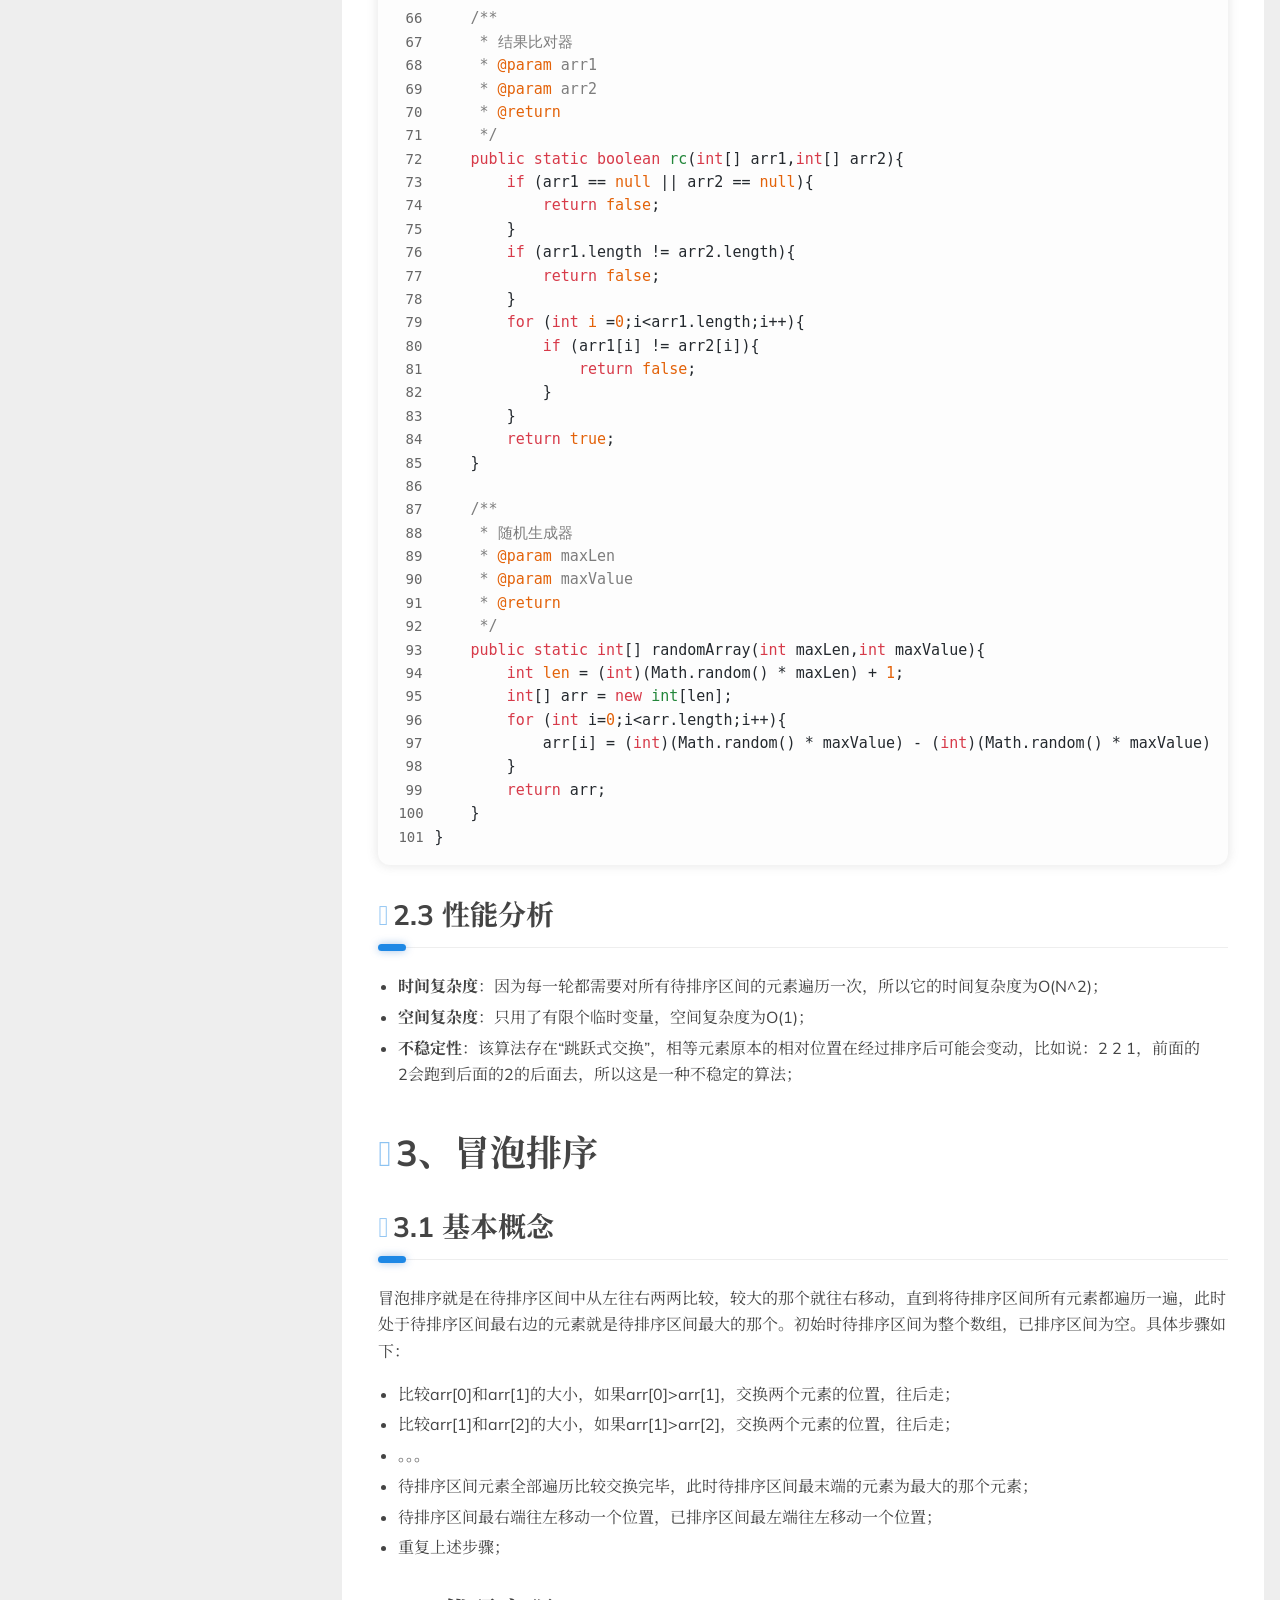
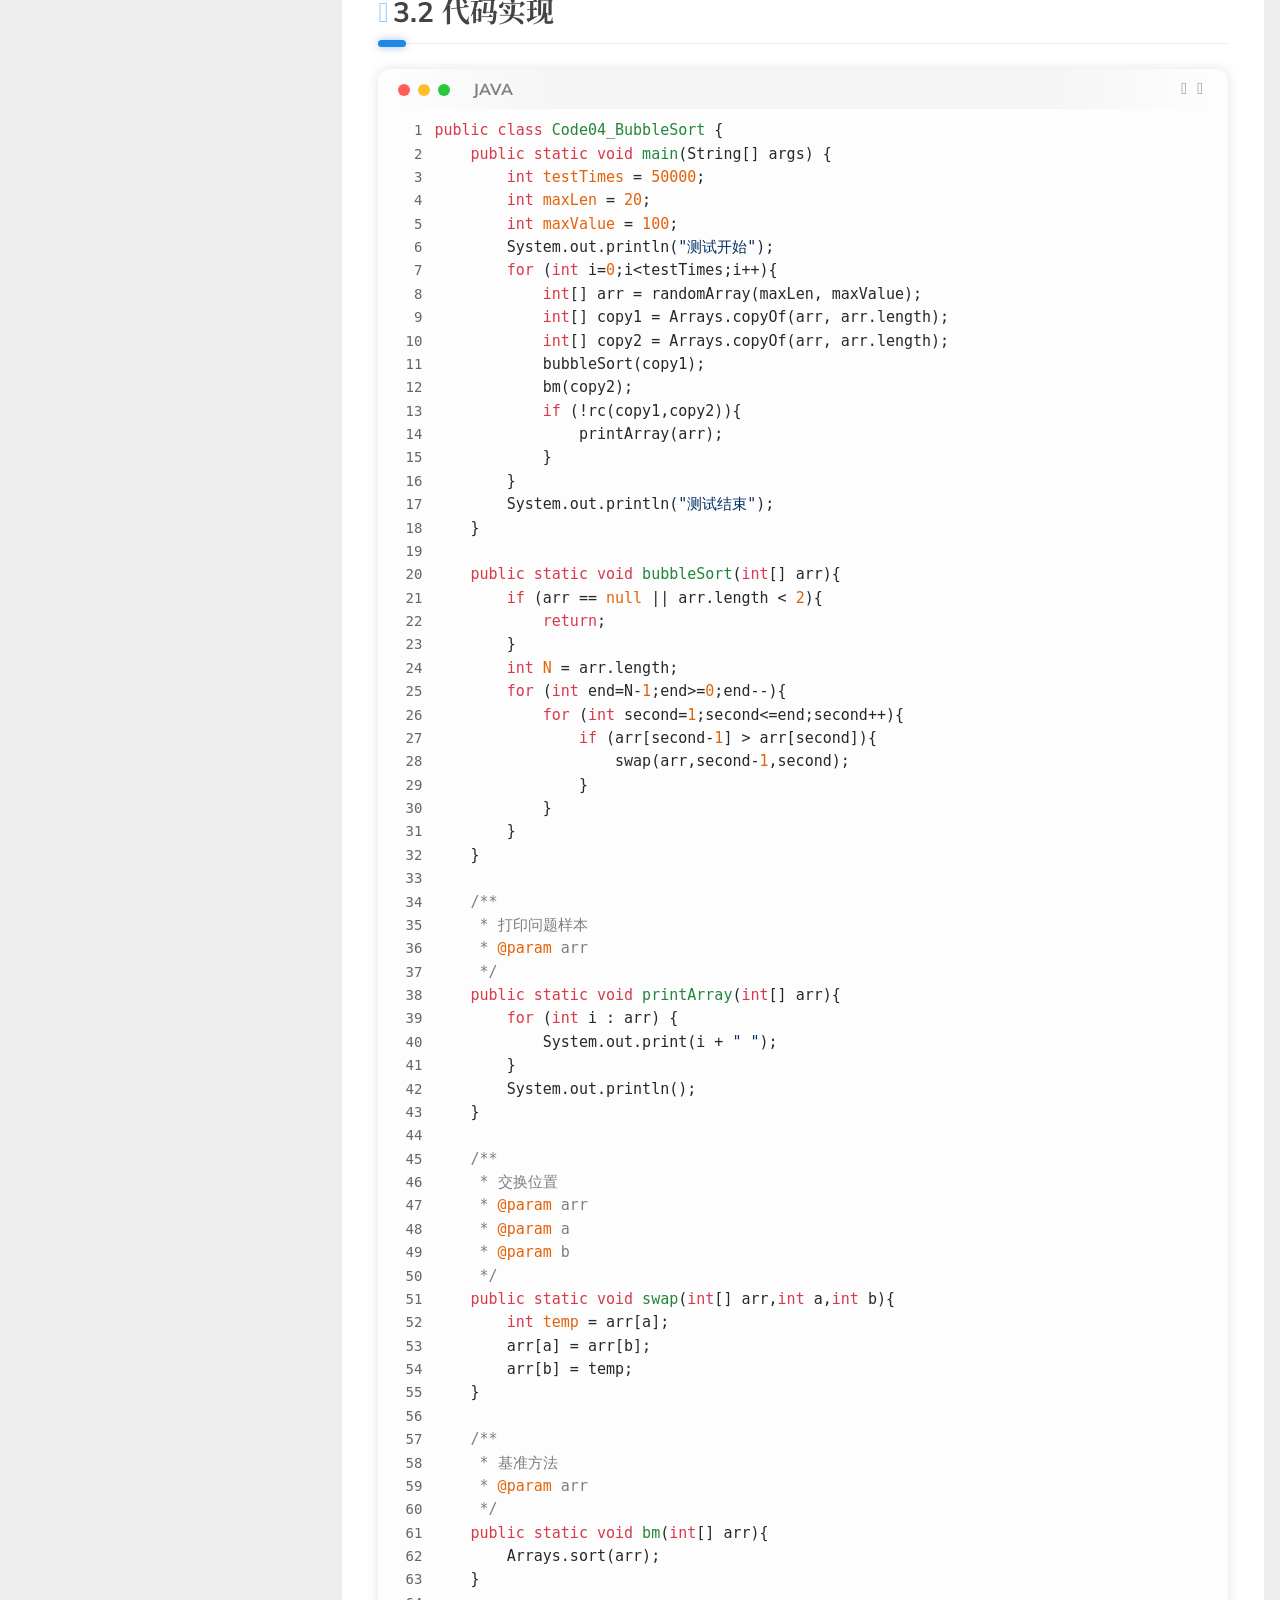
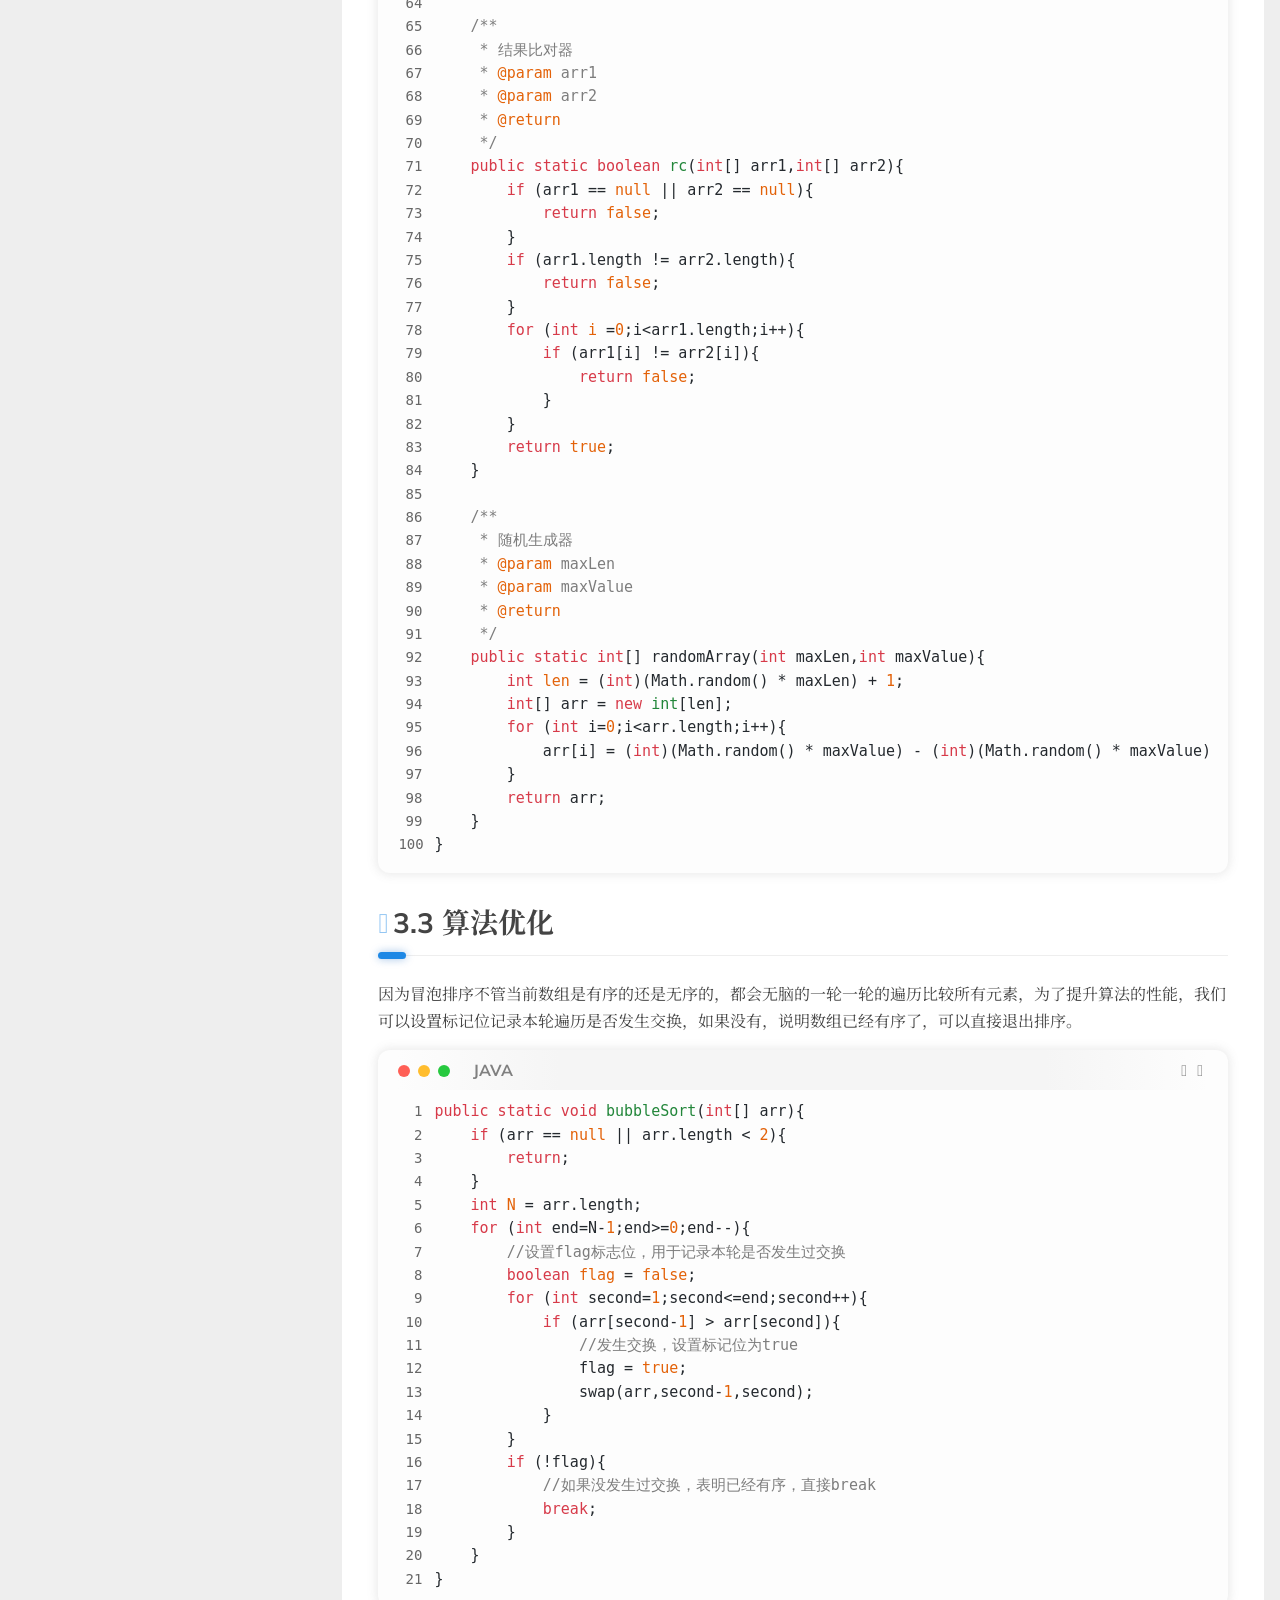
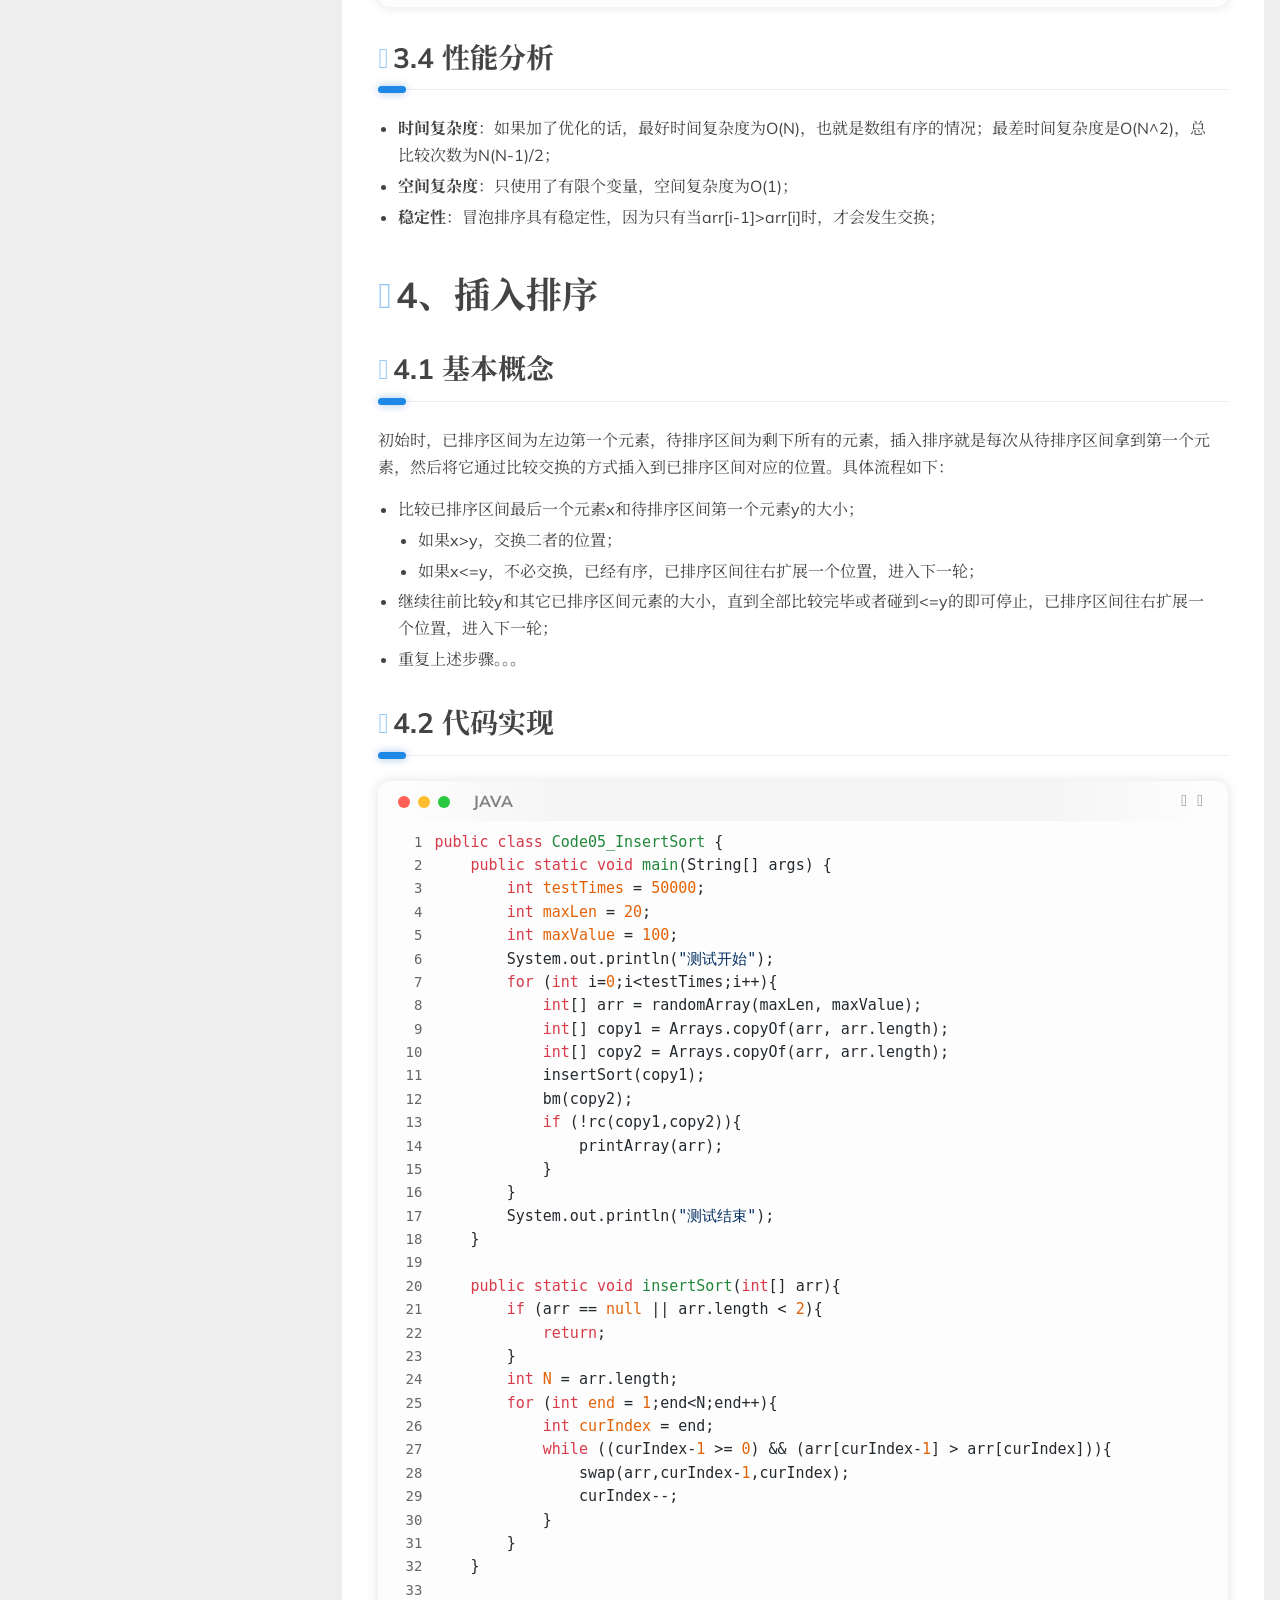
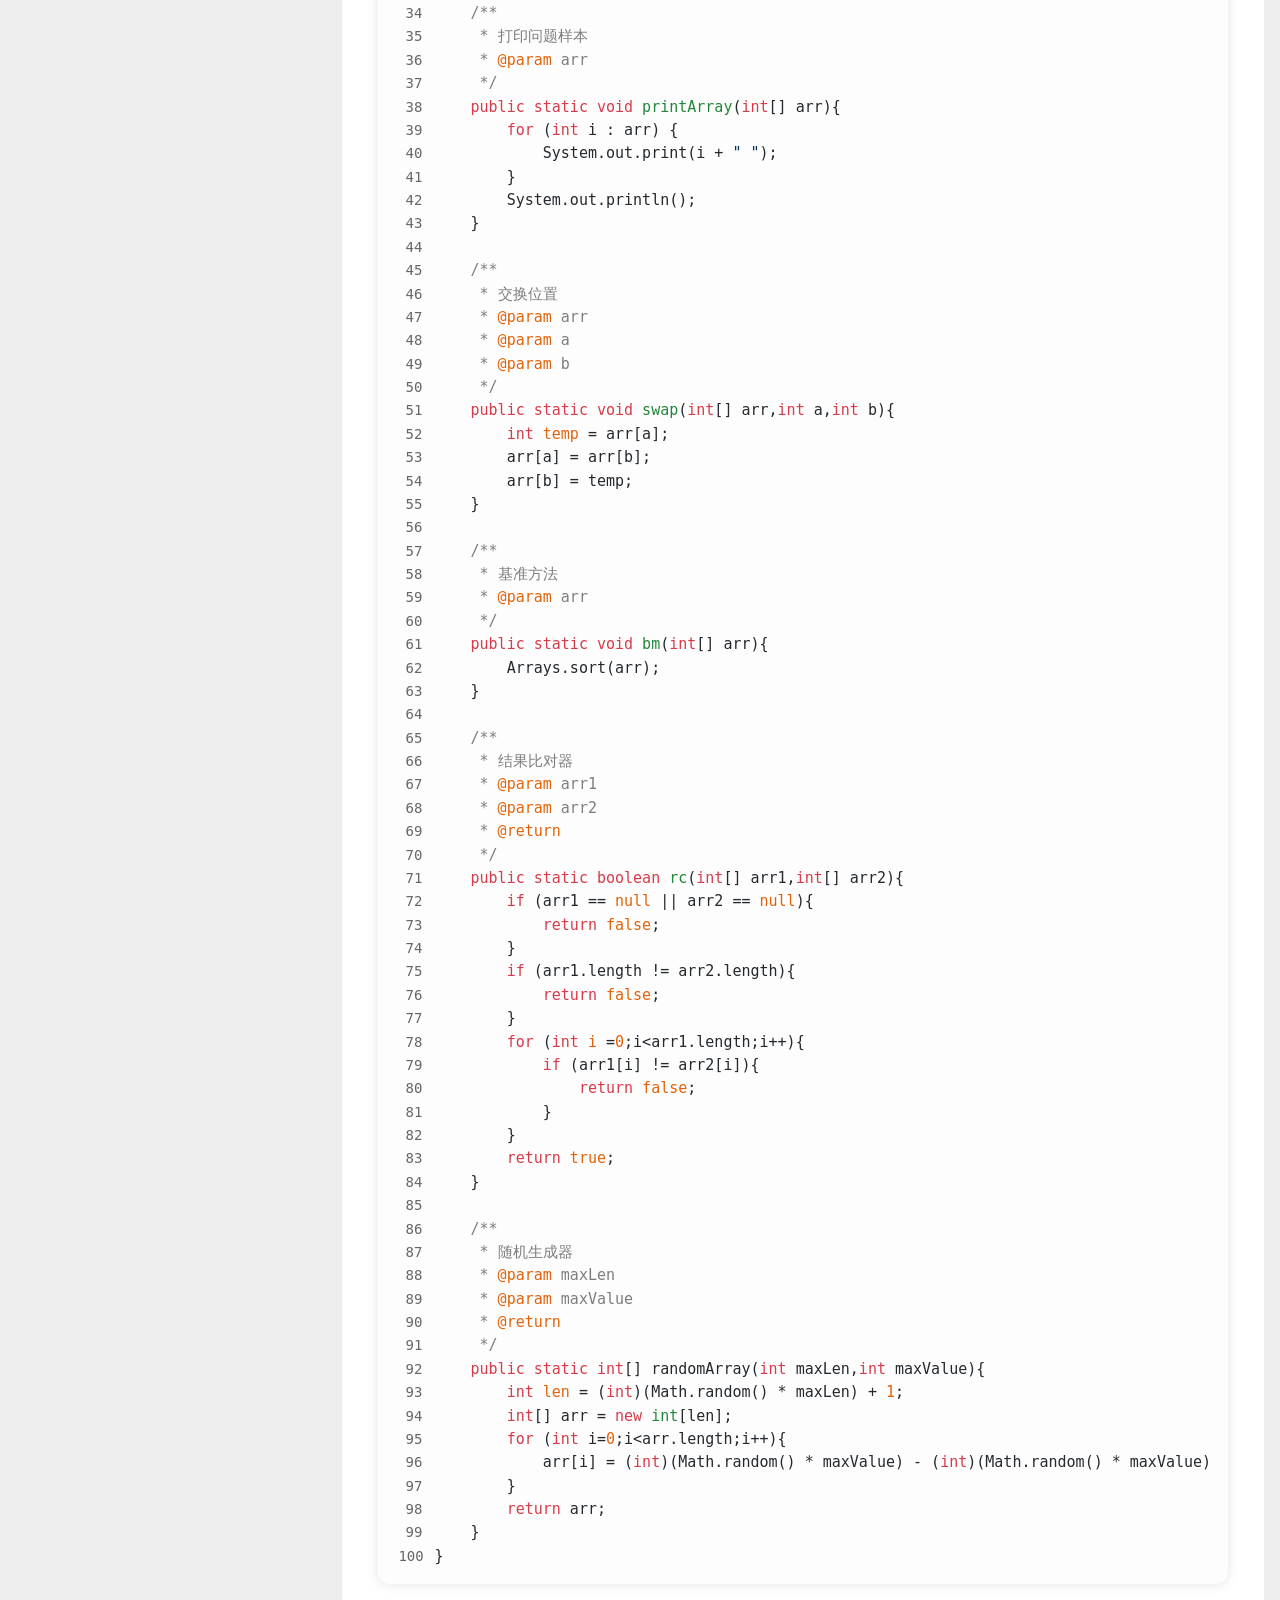
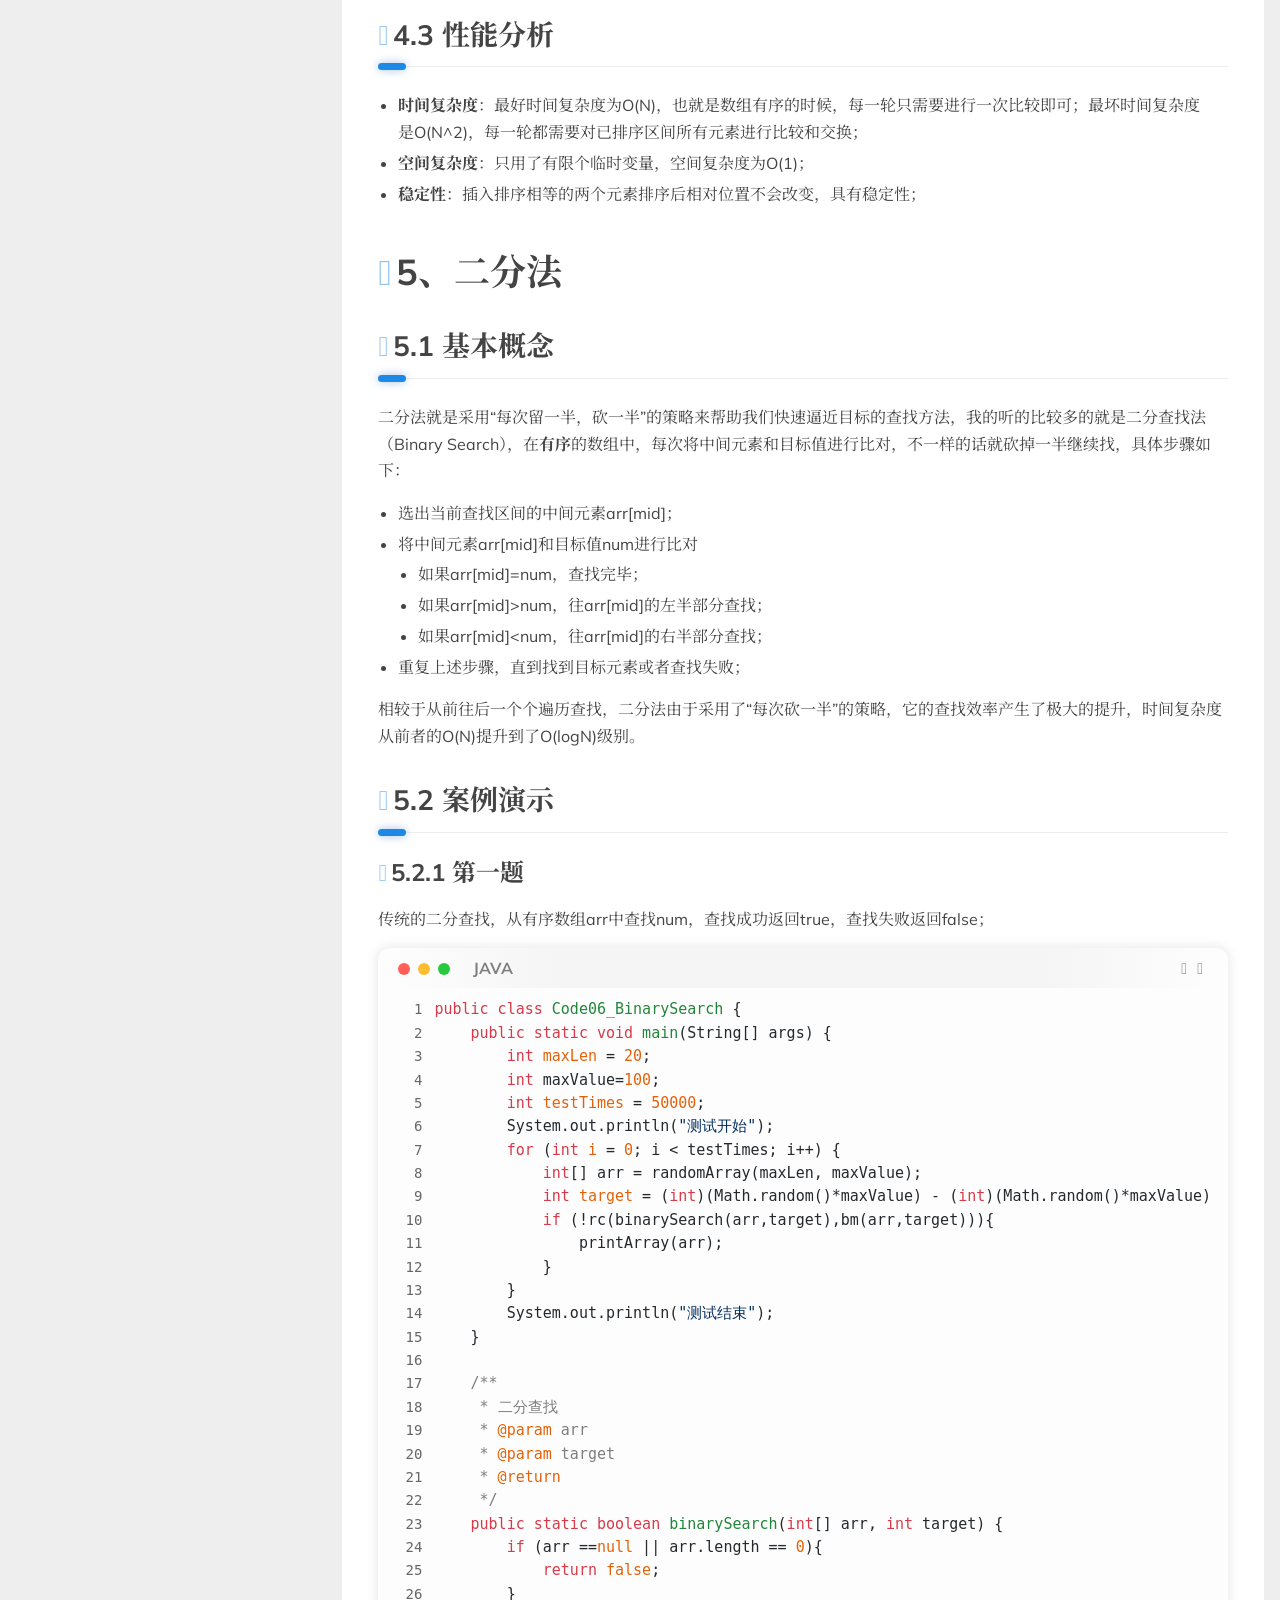
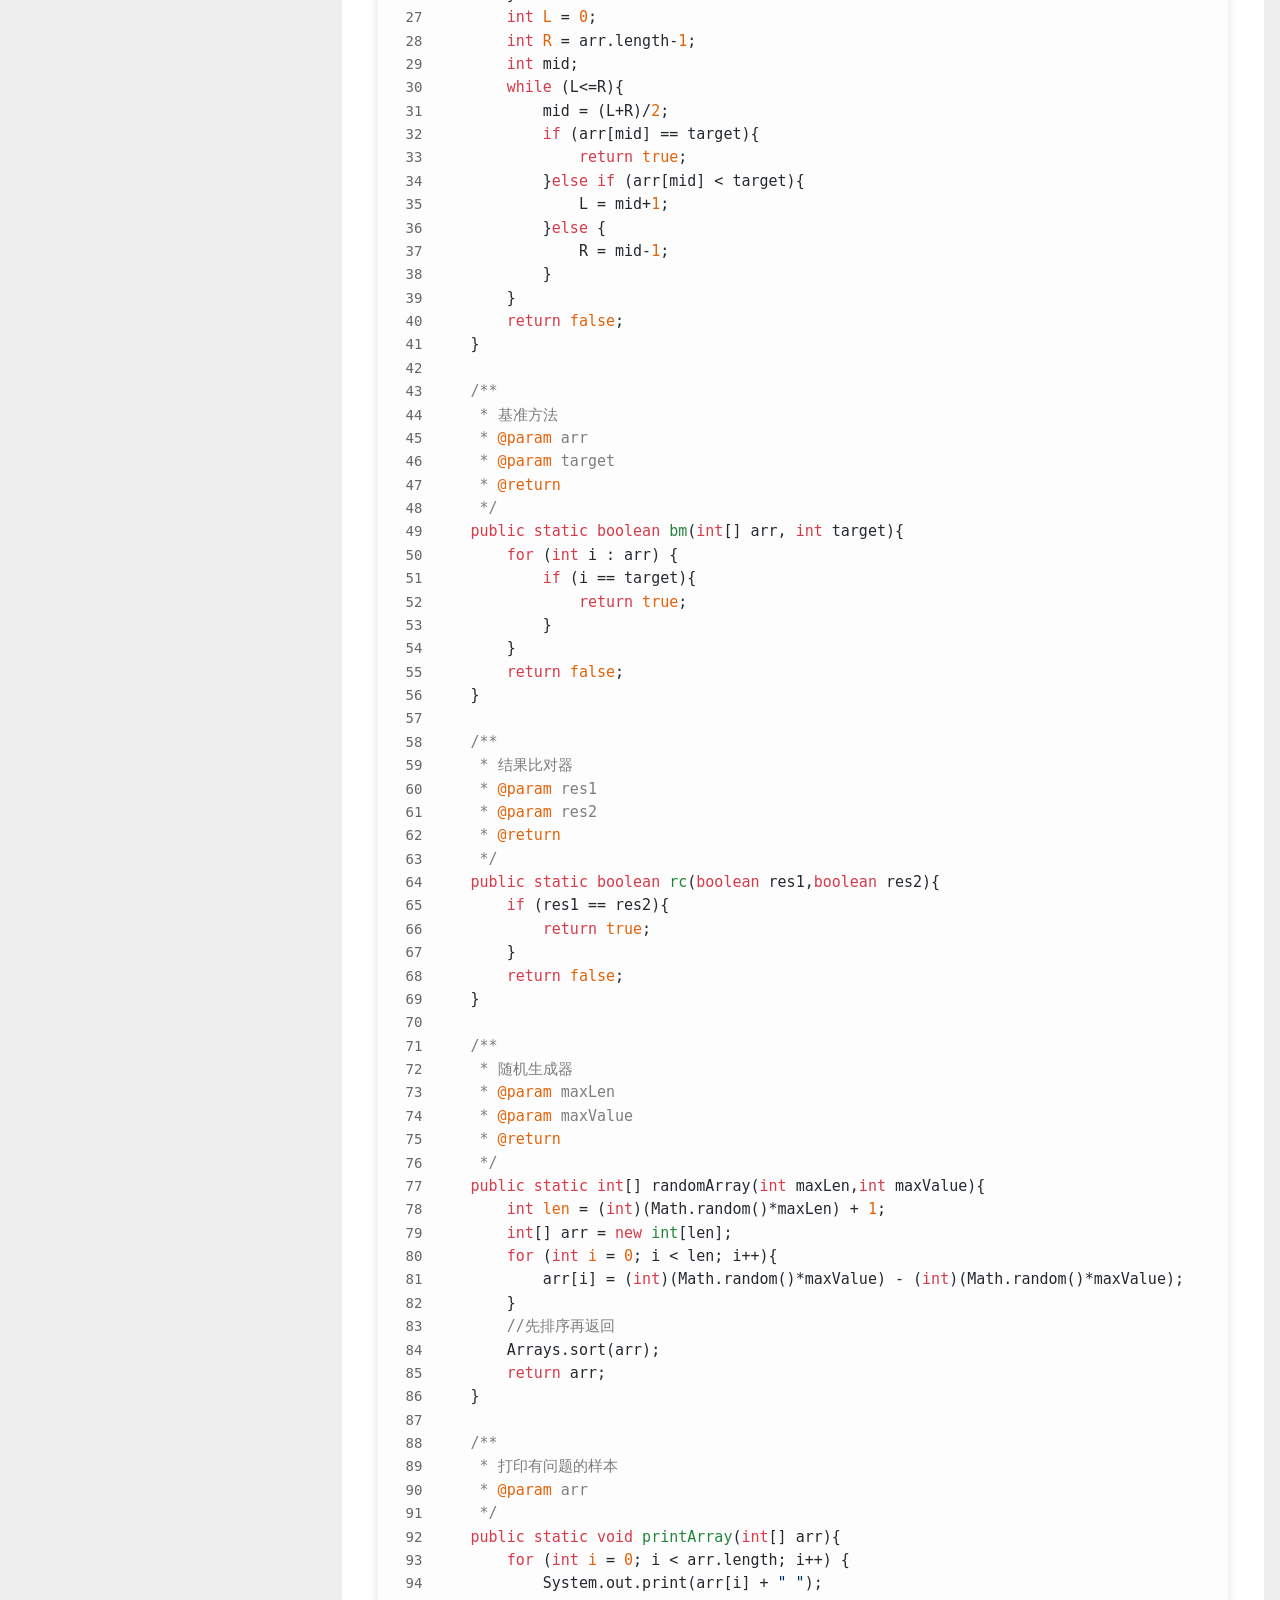
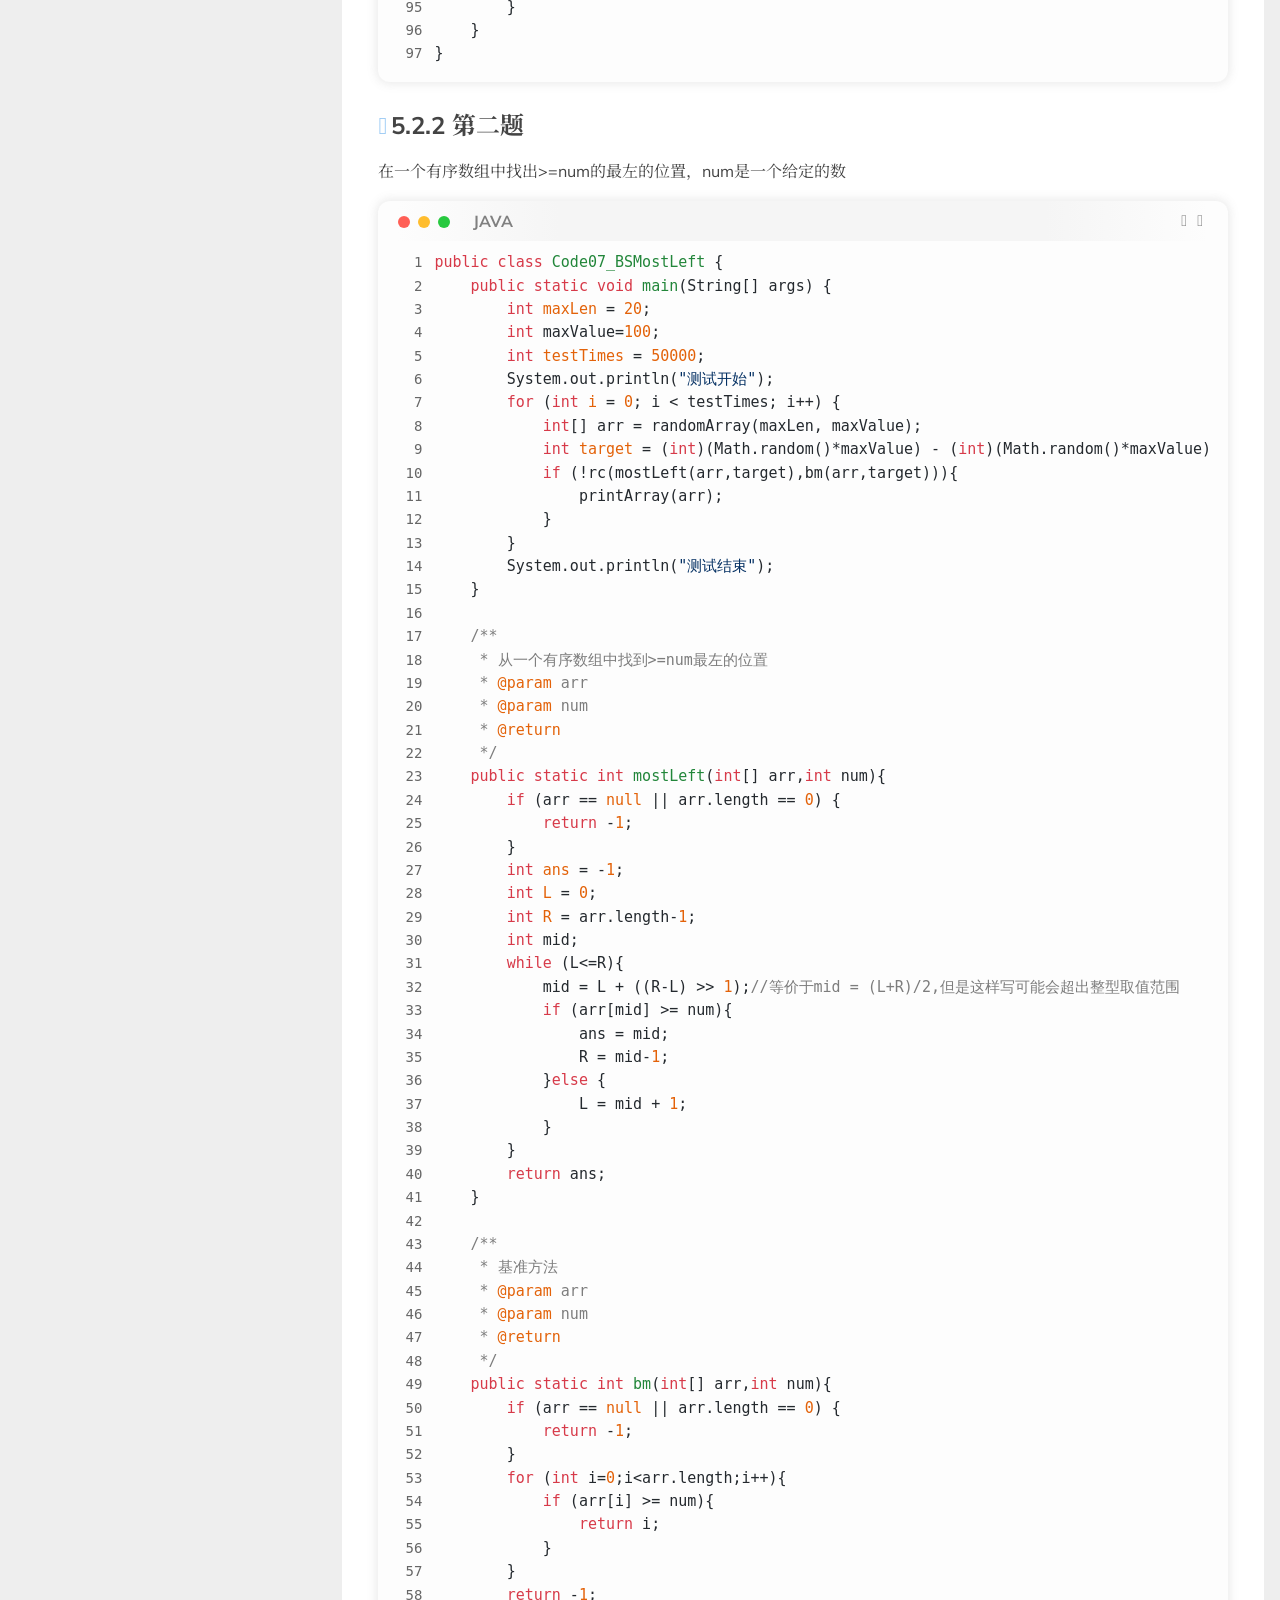
<file: 2026/06/05/时间复杂度、空间复杂度、对数器和二分法/index.html>
<!DOCTYPE html>
  <html lang="zh-CN"  
      data-theme-mode="auto"
  >
  <head>
  <meta charset="utf-8">
  
  
  
  <script>window.REIMU_CONFIG = {};window.REIMU_CONFIG.icon_font = '4552607_ex15nbittbh';window.REIMU_CONFIG.clipboard_tips = {"success":{"zh-CN":"复制成功 (*^▽^*)"},"fail":{"zh-CN":"复制失败 (ﾟ⊿ﾟ)ﾂ"},"copyright":{"enable":false,"count":50,"license_type":"by-nc-sa"}};window.REIMU_CONFIG.clipboard_tips.copyright.content = '本博客所有文章除特别声明外，均采用 BY-NC-SA 许可协议。转载请注明出处！';window.REIMU_CONFIG.code_block = {"expand":true};window.REIMU_CONFIG.base = 'http://example.com';window.REIMU_CONFIG.relative = '/';</script>
  <title>
    时间复杂度、空间复杂度、对数器和二分法 | 寒月静无光
  </title>
  <meta name="viewport" content="width=device-width, initial-scale=1, shrink-to-fit=no">
    <link rel="preload" as="style" href="https://fontsapi.zeoseven.com/292/main/result.css" onload="this.rel='stylesheet'" crossorigin>
    <link rel="preconnect" href="https://fonts.gstatic.com" crossorigin><link rel="preload" as="style" href="https://fonts.googleapis.com/css?family=Mulish:400,400italic,700,700italic|Noto Serif SC:400,400italic,700,700italic&display=swap"><link rel="stylesheet" href="https://fonts.googleapis.com/css?family=Mulish:400,400italic,700,700italic|Noto Serif SC:400,400italic,700,700italic&display=swap" media="print" onload="this.media='all'">
    <link rel="preload" href="//at.alicdn.com/t/c/font_4552607_ex15nbittbh.woff2" as="font" type="font/woff2" crossorigin="anonymous">
    
<link rel="stylesheet" href="/css/loader.css">

    <meta name="description" content="1、认识对数器1.1 基本概念所谓的对数器，就是当我们编写好一个算法后，我们可以通过对数器生成大量的随机测试样本，并将这些样本用于验证我们编写的算法是否存在问题，可以把对数器简单的理解为一个“自动化测试工具”。 1.2 核心步骤那么，我们要如何去创建一个对数器呢，核心步骤如下：  准备好待测试算法a，也就是我们希望验证是否存在问题的算法； 准备一个基准算法b，它和我们需要测试的算法功能一样，区别在">
<meta property="og:type" content="article">
<meta property="og:title" content="时间复杂度、空间复杂度、对数器和二分法">
<meta property="og:url" content="http://example.com/2026/06/05/%E6%97%B6%E9%97%B4%E5%A4%8D%E6%9D%82%E5%BA%A6%E3%80%81%E7%A9%BA%E9%97%B4%E5%A4%8D%E6%9D%82%E5%BA%A6%E3%80%81%E5%AF%B9%E6%95%B0%E5%99%A8%E5%92%8C%E4%BA%8C%E5%88%86%E6%B3%95/index.html">
<meta property="og:site_name" content="寒月静无光">
<meta property="og:description" content="1、认识对数器1.1 基本概念所谓的对数器，就是当我们编写好一个算法后，我们可以通过对数器生成大量的随机测试样本，并将这些样本用于验证我们编写的算法是否存在问题，可以把对数器简单的理解为一个“自动化测试工具”。 1.2 核心步骤那么，我们要如何去创建一个对数器呢，核心步骤如下：  准备好待测试算法a，也就是我们希望验证是否存在问题的算法； 准备一个基准算法b，它和我们需要测试的算法功能一样，区别在">
<meta property="og:locale" content="zh_CN">
<meta property="article:published_time" content="2026-06-05T05:57:26.000Z">
<meta property="article:modified_time" content="2026-06-05T05:57:10.172Z">
<meta property="article:author" content="寒月静无光">
<meta property="article:tag" content="算法">
<meta name="twitter:card" content="summary">
    <link rel="alternate" href="/atom.xml" title="寒月静无光" type="application/atom+xml">
    <link rel="shortcut icon" href="/images/favicon.ico">
  
<link rel="stylesheet" href="/css/style.css">

  <link rel="preload" as="style" onload="this.onload=null;this.rel='stylesheet'" href="https://npm.webcache.cn/photoswipe@5.4.4/dist/photoswipe.css" integrity="sha384-IfxC36XL/toUyJ939C73PcgMuRzAZuIzZxE38drsmO5p6jD7ei+Zx/1oA/0l8ysE" crossorigin="anonymous">
    
<script src="https://npm.webcache.cn/pace-js@1.2.4/pace.min.js" integrity="sha384-k6YtvFUEIuEFBdrLKJ3YAUbBki333tj1CSUisai5Cswsg9wcLNaPzsTHDswp4Az8" crossorigin="anonymous"></script>

    
<link rel="stylesheet" href="https://npm.webcache.cn/@reimujs/aos@0.1.2/dist/aos.css" integrity="sha384-GMRP93c6Hkz9JVKGAuRR3nTS7M07RwPgTFenXiosjq2VbVgvdDNcz1g6Mkj8AONa" crossorigin="anonymous">

<meta name="generator" content="Hexo 8.1.2"></head>

  <body>
      <div id='loader'>
    <div class="loading-left-bg loading-bg"></div>
    <div class="loading-right-bg loading-bg"></div>
    <div class="spinner-box">
      <div class="loading-taichi rotate">
          <svg width="150" height="150" viewBox="0 0 1024 1024" class="icon" version="1.1" xmlns="https://www.w3.org/2000/svg" shape-rendering="geometricPrecision">
            <path d="M303.5 432A80 80 0 0 1 291.5 592A80 80 0 0 1 303.5 432z" fill="var(--red-1, #ff5252)" />
            <path d="M512 65A447 447 0 0 1 512 959L512 929A417 417 0 0 0 512 95A417 417 0 0 0 512 929L512 959A447 447 0 0 1 512 65z 
           M512 95A417 417 0 0 1 929 512A208.5 208.5 0 0 1 720.5 720.5L720.5 592A80 80 0 0 0 720.5 432A80 80 0 0 0 720.5 592L720.5 720.5A208.5 208.5 0 0 1 512 512A208.5 208.5 0 0 0 303.5 303.5A208.5 208.5 0 0 0 95 512A417 417 0 0 1 512 95z" fill="var(--red-1, #ff5252)" />
          </svg>
      </div>
      <div class="loading-word">少女祈祷中...</div>
    </div>
  </div>
  <script>
    var time = null;
    var loaderEl = document.getElementById('loader');
    var startLoading = () => {
      time = Date.now();
      loaderEl.classList.remove("loading");
    }
    var hideLoader = () => {
      document.body.style.overflow = 'auto';
      loader.classList.add('loading');
    };

    var endLoading = () => {
      if (!time) {
        hideLoader();
      } else {
        if (Date.now() - time > 500) {
          time = null;
          hideLoader();
        } else {
          setTimeout(endLoading, 500 - (Date.now() - time));
          time = null;
        }
      }
    }
    window.addEventListener('DOMContentLoaded', endLoading);
    loaderEl.addEventListener('click', endLoading);
  </script>
<div id="copy-tooltip"></div>
<div id="heatmap-tooltip"></div>


    <div id="container">
      <div id="wrap">
        <div id="header-nav">
  <nav id="main-nav" aria-label="Primary navigation">
        <a class="main-nav-link-wrap" href="/">
            <div class="main-nav-icon icon rotate">
                &#xe62b;
            </div>
          <span class="main-nav-link">首页</span>
        </a>
        <a class="main-nav-link-wrap" href="/archives">
            <div class="main-nav-icon icon rotate">
                &#xe62b;
            </div>
          <span class="main-nav-link">归档</span>
        </a>
        <a class="main-nav-link-wrap" href="/about">
            <div class="main-nav-icon icon rotate">
                &#xe62b;
            </div>
          <span class="main-nav-link">关于</span>
        </a>
        <a class="main-nav-link-wrap" href="/friend">
            <div class="main-nav-icon icon rotate">
                &#xe62b;
            </div>
          <span class="main-nav-link">友链</span>
        </a>
    <a id="main-nav-toggle" class="nav-icon" aria-label="Toggle navigation" role="button"></a>
  </nav>
  <nav id="sub-nav" aria-label="Secondary navigation">
      <a id="nav-rss-link" class="nav-icon" href="/atom.xml" title="RSS 订阅" aria-label="RSS 订阅" target="_blank"></a>
  </nav>
</div>
<header id="header" aria-label="Site header">
        <picture>
        </picture>
          <img  fetchpriority="high" src="/images/banner.webp" alt="时间复杂度、空间复杂度、对数器和二分法">
  <div id="header-outer">
    <div id="header-title">
          <span id="logo">
            <h1 data-aos="slide-up">时间复杂度、空间复杂度、对数器和二分法</h1>
          </span>
        <h2 id="subtitle-wrap" data-aos="slide-down">
        </h2>
    </div>
  </div>
</header>

        <div id="content" aria-label="Page content" class="sidebar-left"  >
          <aside id="sidebar" aria-label="Sidebar">
  <div class="sidebar-wrapper-container sticky">
  <div class="sidebar-wrapper">
    <div class="sidebar-wrap" data-aos="fade-up">
          <div class="sidebar-toc-sidebar"><h3 class="toc-title">文章目录</h3>
<div class="sidebar-toc-wrapper toc-div-class" >
    <ol class="toc"><li class="toc-item toc-level-1"><a class="toc-link" href="#1%E3%80%81%E8%AE%A4%E8%AF%86%E5%AF%B9%E6%95%B0%E5%99%A8"><span class="toc-text">1、认识对数器</span></a><ol class="toc-child"><li class="toc-item toc-level-2"><a class="toc-link" href="#1-1-%E5%9F%BA%E6%9C%AC%E6%A6%82%E5%BF%B5"><span class="toc-text">1.1 基本概念</span></a></li><li class="toc-item toc-level-2"><a class="toc-link" href="#1-2-%E6%A0%B8%E5%BF%83%E6%AD%A5%E9%AA%A4"><span class="toc-text">1.2 核心步骤</span></a></li></ol></li><li class="toc-item toc-level-1"><a class="toc-link" href="#2%E3%80%81%E9%80%89%E6%8B%A9%E6%8E%92%E5%BA%8F"><span class="toc-text">2、选择排序</span></a><ol class="toc-child"><li class="toc-item toc-level-2"><a class="toc-link" href="#2-1-%E5%9F%BA%E6%9C%AC%E6%A6%82%E5%BF%B5"><span class="toc-text">2.1 基本概念</span></a></li><li class="toc-item toc-level-2"><a class="toc-link" href="#2-2-%E4%BB%A3%E7%A0%81%E5%AE%9E%E7%8E%B0"><span class="toc-text">2.2 代码实现</span></a></li><li class="toc-item toc-level-2"><a class="toc-link" href="#2-3-%E6%80%A7%E8%83%BD%E5%88%86%E6%9E%90"><span class="toc-text">2.3 性能分析</span></a></li></ol></li><li class="toc-item toc-level-1"><a class="toc-link" href="#3%E3%80%81%E5%86%92%E6%B3%A1%E6%8E%92%E5%BA%8F"><span class="toc-text">3、冒泡排序</span></a><ol class="toc-child"><li class="toc-item toc-level-2"><a class="toc-link" href="#3-1-%E5%9F%BA%E6%9C%AC%E6%A6%82%E5%BF%B5"><span class="toc-text">3.1 基本概念</span></a></li><li class="toc-item toc-level-2"><a class="toc-link" href="#3-2-%E4%BB%A3%E7%A0%81%E5%AE%9E%E7%8E%B0"><span class="toc-text">3.2 代码实现</span></a></li><li class="toc-item toc-level-2"><a class="toc-link" href="#3-3-%E7%AE%97%E6%B3%95%E4%BC%98%E5%8C%96"><span class="toc-text">3.3 算法优化</span></a></li><li class="toc-item toc-level-2"><a class="toc-link" href="#3-4-%E6%80%A7%E8%83%BD%E5%88%86%E6%9E%90"><span class="toc-text">3.4 性能分析</span></a></li></ol></li><li class="toc-item toc-level-1"><a class="toc-link" href="#4%E3%80%81%E6%8F%92%E5%85%A5%E6%8E%92%E5%BA%8F"><span class="toc-text">4、插入排序</span></a><ol class="toc-child"><li class="toc-item toc-level-2"><a class="toc-link" href="#4-1-%E5%9F%BA%E6%9C%AC%E6%A6%82%E5%BF%B5"><span class="toc-text">4.1 基本概念</span></a></li><li class="toc-item toc-level-2"><a class="toc-link" href="#4-2-%E4%BB%A3%E7%A0%81%E5%AE%9E%E7%8E%B0"><span class="toc-text">4.2 代码实现</span></a></li><li class="toc-item toc-level-2"><a class="toc-link" href="#4-3-%E6%80%A7%E8%83%BD%E5%88%86%E6%9E%90"><span class="toc-text">4.3 性能分析</span></a></li></ol></li><li class="toc-item toc-level-1"><a class="toc-link" href="#5%E3%80%81%E4%BA%8C%E5%88%86%E6%B3%95"><span class="toc-text">5、二分法</span></a><ol class="toc-child"><li class="toc-item toc-level-2"><a class="toc-link" href="#5-1-%E5%9F%BA%E6%9C%AC%E6%A6%82%E5%BF%B5"><span class="toc-text">5.1 基本概念</span></a></li><li class="toc-item toc-level-2"><a class="toc-link" href="#5-2-%E6%A1%88%E4%BE%8B%E6%BC%94%E7%A4%BA"><span class="toc-text">5.2 案例演示</span></a><ol class="toc-child"><li class="toc-item toc-level-3"><a class="toc-link" href="#5-2-1-%E7%AC%AC%E4%B8%80%E9%A2%98"><span class="toc-text">5.2.1 第一题</span></a></li><li class="toc-item toc-level-3"><a class="toc-link" href="#5-2-2-%E7%AC%AC%E4%BA%8C%E9%A2%98"><span class="toc-text">5.2.2 第二题</span></a></li><li class="toc-item toc-level-3"><a class="toc-link" href="#5-2-3-%E7%AC%AC%E4%B8%89%E9%A2%98"><span class="toc-text">5.2.3 第三题</span></a></li></ol></li></ol></li></ol>
</div>
</div>
          <div class="sidebar-common-sidebar hidden"><div class="sidebar-author">
  <img data-src="/avatar/avatar.webp" data-sizes="auto" alt="寒月静无光" class="lazyload">
  <div class="sidebar-author-name">寒月静无光</div>
  <div class="sidebar-description">哈基米南北绿豆</div>
</div>
<div class="sidebar-state">
  <div class="sidebar-state-article">
    <div>文章</div>
    <div class="sidebar-state-number">2</div>
  </div>
  <div class="sidebar-state-category">
    <div>分类</div>
    <div class="sidebar-state-number">2</div>
  </div>
  <div class="sidebar-state-tag">
    <div>标签</div>
    <div class="sidebar-state-number">1</div>
  </div>
</div>
<div class="sidebar-social" >
</div>
<div class="sidebar-menu">
      <div class="sidebar-menu-link-wrap">
        <a class="sidebar-menu-link-dummy" href="/" aria-label="首页"></a>
          <div class="sidebar-menu-icon icon rotate">
              &#xe62b;
          </div>
        <div class="sidebar-menu-link">首页</div>
      </div>
      <div class="sidebar-menu-link-wrap">
        <a class="sidebar-menu-link-dummy" href="/archives" aria-label="归档"></a>
          <div class="sidebar-menu-icon icon rotate">
              &#xe62b;
          </div>
        <div class="sidebar-menu-link">归档</div>
      </div>
      <div class="sidebar-menu-link-wrap">
        <a class="sidebar-menu-link-dummy" href="/about" aria-label="关于"></a>
          <div class="sidebar-menu-icon icon rotate">
              &#xe62b;
          </div>
        <div class="sidebar-menu-link">关于</div>
      </div>
      <div class="sidebar-menu-link-wrap">
        <a class="sidebar-menu-link-dummy" href="/friend" aria-label="友链"></a>
          <div class="sidebar-menu-icon icon rotate">
              &#xe62b;
          </div>
        <div class="sidebar-menu-link">友链</div>
      </div>
</div>
</div>
          <div class="sidebar-btn-wrapper" style="position:static">
            <div class="sidebar-toc-btn current"></div>
            <div class="sidebar-common-btn"></div>
          </div>
    </div>
  </div>
  <div class="sidebar-widget">
  </div>
  </div>
</aside>

          <section id="main" aria-label="Main content"><article id="post-时间复杂度、空间复杂度、对数器和二分法" class="h-entry article" itemscope itemtype="https://schema.org/BlogPosting">
  <div class="article-inner" data-aos="fade-up">
    <div class="article-meta">
      <div class="article-date">
  <span class="article-date-link icon-calendar" data-aos="zoom-in">
    <time datetime="2026-06-05T05:57:26.000Z" itemprop="datePublished">2026-06-05</time>
    <time style="display: none;" id="post-update-time">2026-06-05</time>
  </span>
</div>

    </div>
    
    <div class="hr-line"></div>
    
    <div class="e-content article-entry" itemprop="articleBody">
        <h1 id="1、认识对数器"><a href="#1、认识对数器" class="headerlink" title="1、认识对数器"></a>1、认识对数器</h1><h2 id="1-1-基本概念"><a href="#1-1-基本概念" class="headerlink" title="1.1 基本概念"></a>1.1 基本概念</h2><p>所谓的对数器，就是当我们编写好一个算法后，我们可以通过对数器生成大量的随机测试样本，并将这些样本用于验证我们编写的算法是否存在问题，可以把对数器简单的理解为一个“自动化测试工具”。</p>
<h2 id="1-2-核心步骤"><a href="#1-2-核心步骤" class="headerlink" title="1.2 核心步骤"></a>1.2 核心步骤</h2><p>那么，我们要如何去创建一个对数器呢，核心步骤如下：</p>
<ul>
<li>准备好待测试算法a，也就是我们希望验证是否存在问题的算法；</li>
<li>准备一个基准算法b，它和我们需要测试的算法功能一样，区别在于基准算法可以确保自身是没有问题的，它可能是基于暴力解法或者标准库函数来实现的；</li>
<li>准备一个随机数生成器，它可以源源不断生成大量测试样本，比如生成随机长度、随机值的数组；</li>
<li>准备一个结果比对器，用于比对算法a和b输出的结果是否一致；</li>
<li>通过随机数生成器生成大量的随机样本放在算法a和b上执行，再用结果比对器看结果是否一致；</li>
<li>将导致算法a和b输出结果不一致的样本打印输出，我们再根据这一样本进行bug修复；</li>
</ul>
<h1 id="2、选择排序"><a href="#2、选择排序" class="headerlink" title="2、选择排序"></a>2、选择排序</h1><h2 id="2-1-基本概念"><a href="#2-1-基本概念" class="headerlink" title="2.1 基本概念"></a>2.1 基本概念</h2><p>选择排序就是每次从待排序区间中找到最小（最大）的那个元素，放到已排序区间的末尾，初始时已排序区间是空的，而待排序区间是整个数组，具体步骤如下：</p>
<ul>
<li>从待排序区间内找出最小（最大）的那个元素X；</li>
<li>将元素X和待排序区间第一位元素交换位置；</li>
<li>已排序区间右边界往右移动一个位置，待排序区间左边界往右移动一个位置；</li>
<li>重复上述步骤，直到全部排好序；</li>
</ul>
<h2 id="2-2-代码实现"><a href="#2-2-代码实现" class="headerlink" title="2.2 代码实现"></a>2.2 代码实现</h2><figure class="highlight java"><table><tr><td class="gutter"><pre><span class="line">1</span><br><span class="line">2</span><br><span class="line">3</span><br><span class="line">4</span><br><span class="line">5</span><br><span class="line">6</span><br><span class="line">7</span><br><span class="line">8</span><br><span class="line">9</span><br><span class="line">10</span><br><span class="line">11</span><br><span class="line">12</span><br><span class="line">13</span><br><span class="line">14</span><br><span class="line">15</span><br><span class="line">16</span><br><span class="line">17</span><br><span class="line">18</span><br><span class="line">19</span><br><span class="line">20</span><br><span class="line">21</span><br><span class="line">22</span><br><span class="line">23</span><br><span class="line">24</span><br><span class="line">25</span><br><span class="line">26</span><br><span class="line">27</span><br><span class="line">28</span><br><span class="line">29</span><br><span class="line">30</span><br><span class="line">31</span><br><span class="line">32</span><br><span class="line">33</span><br><span class="line">34</span><br><span class="line">35</span><br><span class="line">36</span><br><span class="line">37</span><br><span class="line">38</span><br><span class="line">39</span><br><span class="line">40</span><br><span class="line">41</span><br><span class="line">42</span><br><span class="line">43</span><br><span class="line">44</span><br><span class="line">45</span><br><span class="line">46</span><br><span class="line">47</span><br><span class="line">48</span><br><span class="line">49</span><br><span class="line">50</span><br><span class="line">51</span><br><span class="line">52</span><br><span class="line">53</span><br><span class="line">54</span><br><span class="line">55</span><br><span class="line">56</span><br><span class="line">57</span><br><span class="line">58</span><br><span class="line">59</span><br><span class="line">60</span><br><span class="line">61</span><br><span class="line">62</span><br><span class="line">63</span><br><span class="line">64</span><br><span class="line">65</span><br><span class="line">66</span><br><span class="line">67</span><br><span class="line">68</span><br><span class="line">69</span><br><span class="line">70</span><br><span class="line">71</span><br><span class="line">72</span><br><span class="line">73</span><br><span class="line">74</span><br><span class="line">75</span><br><span class="line">76</span><br><span class="line">77</span><br><span class="line">78</span><br><span class="line">79</span><br><span class="line">80</span><br><span class="line">81</span><br><span class="line">82</span><br><span class="line">83</span><br><span class="line">84</span><br><span class="line">85</span><br><span class="line">86</span><br><span class="line">87</span><br><span class="line">88</span><br><span class="line">89</span><br><span class="line">90</span><br><span class="line">91</span><br><span class="line">92</span><br><span class="line">93</span><br><span class="line">94</span><br><span class="line">95</span><br><span class="line">96</span><br><span class="line">97</span><br><span class="line">98</span><br><span class="line">99</span><br><span class="line">100</span><br><span class="line">101</span><br></pre></td><td class="code"><pre><span class="line"><span class="keyword">public</span> <span class="keyword">class</span> <span class="title class_">Code03_SelectSort</span>&#123;</span><br><span class="line">    <span class="keyword">public</span> <span class="keyword">static</span> <span class="keyword">void</span> <span class="title function_">main</span><span class="params">(String[] args)</span> &#123;</span><br><span class="line">        <span class="type">int</span> <span class="variable">testTimes</span> <span class="operator">=</span> <span class="number">50000</span>;</span><br><span class="line">        <span class="type">int</span> <span class="variable">maxLen</span> <span class="operator">=</span> <span class="number">20</span>;</span><br><span class="line">        <span class="type">int</span> <span class="variable">maxValue</span> <span class="operator">=</span> <span class="number">100</span>;</span><br><span class="line">        System.out.println(<span class="string">&quot;测试开始&quot;</span>);</span><br><span class="line">        <span class="keyword">for</span> (<span class="type">int</span> i=<span class="number">0</span>;i&lt;testTimes;i++)&#123;</span><br><span class="line">            <span class="type">int</span>[] arr = randomArray(maxLen,maxValue);</span><br><span class="line">            <span class="type">int</span>[] copy1 = Arrays.copyOf(arr, arr.length);</span><br><span class="line">            <span class="type">int</span>[] copy2 = Arrays.copyOf(arr, arr.length);</span><br><span class="line">            selectSort(copy1);</span><br><span class="line">            bm(copy2);</span><br><span class="line">            <span class="keyword">if</span> (!rc(copy1,copy2))&#123;</span><br><span class="line">                printArray(arr);</span><br><span class="line">            &#125;</span><br><span class="line">        &#125;</span><br><span class="line">        System.out.println(<span class="string">&quot;测试结束&quot;</span>);</span><br><span class="line">    &#125;</span><br><span class="line"></span><br><span class="line">    <span class="comment">/**</span></span><br><span class="line"><span class="comment">     * 打印问题样本</span></span><br><span class="line"><span class="comment">     * <span class="doctag">@param</span> arr</span></span><br><span class="line"><span class="comment">     */</span></span><br><span class="line">    <span class="keyword">public</span> <span class="keyword">static</span> <span class="keyword">void</span> <span class="title function_">printArray</span><span class="params">(<span class="type">int</span>[] arr)</span>&#123;</span><br><span class="line">        <span class="keyword">for</span> (<span class="type">int</span> i : arr) &#123;</span><br><span class="line">            System.out.print(i + <span class="string">&quot; &quot;</span>);</span><br><span class="line">        &#125;</span><br><span class="line">        System.out.println();</span><br><span class="line">    &#125;</span><br><span class="line"></span><br><span class="line">    <span class="keyword">public</span> <span class="keyword">static</span> <span class="keyword">void</span> <span class="title function_">selectSort</span><span class="params">(<span class="type">int</span>[] arr)</span>&#123;</span><br><span class="line">        <span class="comment">//先定边界</span></span><br><span class="line">        <span class="keyword">if</span> (arr == <span class="literal">null</span> || arr.length &lt; <span class="number">2</span>)&#123;</span><br><span class="line">            <span class="keyword">return</span>;</span><br><span class="line">        &#125;</span><br><span class="line">        <span class="type">int</span> <span class="variable">N</span> <span class="operator">=</span> arr.length;</span><br><span class="line">        <span class="keyword">for</span> (<span class="type">int</span> i=<span class="number">0</span>;i&lt;N;i++)&#123;</span><br><span class="line">            <span class="type">int</span> <span class="variable">minValueIndex</span> <span class="operator">=</span> i;</span><br><span class="line">            <span class="keyword">for</span> (<span class="type">int</span> j=i+<span class="number">1</span>;j&lt;N;j++)&#123;</span><br><span class="line">                minValueIndex = arr[minValueIndex] &lt; arr[j] ? minValueIndex : j;</span><br><span class="line">            &#125;</span><br><span class="line">            swap(arr,i,minValueIndex);</span><br><span class="line">        &#125;</span><br><span class="line">    &#125;</span><br><span class="line"></span><br><span class="line">    <span class="comment">/**</span></span><br><span class="line"><span class="comment">     * 交换位置</span></span><br><span class="line"><span class="comment">     * <span class="doctag">@param</span> arr</span></span><br><span class="line"><span class="comment">     * <span class="doctag">@param</span> a</span></span><br><span class="line"><span class="comment">     * <span class="doctag">@param</span> b</span></span><br><span class="line"><span class="comment">     */</span></span><br><span class="line">    <span class="keyword">public</span> <span class="keyword">static</span> <span class="keyword">void</span> <span class="title function_">swap</span><span class="params">(<span class="type">int</span>[] arr,<span class="type">int</span> a,<span class="type">int</span> b)</span>&#123;</span><br><span class="line">        <span class="type">int</span> <span class="variable">temp</span> <span class="operator">=</span> arr[a];</span><br><span class="line">        arr[a] = arr[b];</span><br><span class="line">        arr[b] = temp;</span><br><span class="line">    &#125;</span><br><span class="line"></span><br><span class="line">    <span class="comment">/**</span></span><br><span class="line"><span class="comment">     * 基准方法</span></span><br><span class="line"><span class="comment">     * <span class="doctag">@param</span> arr</span></span><br><span class="line"><span class="comment">     */</span></span><br><span class="line">    <span class="keyword">public</span> <span class="keyword">static</span> <span class="keyword">void</span> <span class="title function_">bm</span><span class="params">(<span class="type">int</span>[] arr)</span>&#123;</span><br><span class="line">        Arrays.sort(arr);</span><br><span class="line">    &#125;</span><br><span class="line"></span><br><span class="line">    <span class="comment">/**</span></span><br><span class="line"><span class="comment">     * 结果比对器</span></span><br><span class="line"><span class="comment">     * <span class="doctag">@param</span> arr1</span></span><br><span class="line"><span class="comment">     * <span class="doctag">@param</span> arr2</span></span><br><span class="line"><span class="comment">     * <span class="doctag">@return</span></span></span><br><span class="line"><span class="comment">     */</span></span><br><span class="line">    <span class="keyword">public</span> <span class="keyword">static</span> <span class="type">boolean</span> <span class="title function_">rc</span><span class="params">(<span class="type">int</span>[] arr1,<span class="type">int</span>[] arr2)</span>&#123;</span><br><span class="line">        <span class="keyword">if</span> (arr1 == <span class="literal">null</span> || arr2 == <span class="literal">null</span>)&#123;</span><br><span class="line">            <span class="keyword">return</span> <span class="literal">false</span>;</span><br><span class="line">        &#125;</span><br><span class="line">        <span class="keyword">if</span> (arr1.length != arr2.length)&#123;</span><br><span class="line">            <span class="keyword">return</span> <span class="literal">false</span>;</span><br><span class="line">        &#125;</span><br><span class="line">        <span class="keyword">for</span> (<span class="type">int</span> <span class="variable">i</span> <span class="operator">=</span><span class="number">0</span>;i&lt;arr1.length;i++)&#123;</span><br><span class="line">            <span class="keyword">if</span> (arr1[i] != arr2[i])&#123;</span><br><span class="line">                <span class="keyword">return</span> <span class="literal">false</span>;</span><br><span class="line">            &#125;</span><br><span class="line">        &#125;</span><br><span class="line">        <span class="keyword">return</span> <span class="literal">true</span>;</span><br><span class="line">    &#125;</span><br><span class="line"></span><br><span class="line">    <span class="comment">/**</span></span><br><span class="line"><span class="comment">     * 随机生成器</span></span><br><span class="line"><span class="comment">     * <span class="doctag">@param</span> maxLen</span></span><br><span class="line"><span class="comment">     * <span class="doctag">@param</span> maxValue</span></span><br><span class="line"><span class="comment">     * <span class="doctag">@return</span></span></span><br><span class="line"><span class="comment">     */</span></span><br><span class="line">    <span class="keyword">public</span> <span class="keyword">static</span> <span class="type">int</span>[] randomArray(<span class="type">int</span> maxLen,<span class="type">int</span> maxValue)&#123;</span><br><span class="line">        <span class="type">int</span> <span class="variable">len</span> <span class="operator">=</span> (<span class="type">int</span>)(Math.random() * maxLen) + <span class="number">1</span>;</span><br><span class="line">        <span class="type">int</span>[] arr = <span class="keyword">new</span> <span class="title class_">int</span>[len];</span><br><span class="line">        <span class="keyword">for</span> (<span class="type">int</span> i=<span class="number">0</span>;i&lt;arr.length;i++)&#123;</span><br><span class="line">            arr[i] = (<span class="type">int</span>)(Math.random() * maxValue) - (<span class="type">int</span>)(Math.random() * maxValue);</span><br><span class="line">        &#125;</span><br><span class="line">        <span class="keyword">return</span> arr;</span><br><span class="line">    &#125;</span><br><span class="line">&#125;</span><br></pre></td></tr></table></figure>

<h2 id="2-3-性能分析"><a href="#2-3-性能分析" class="headerlink" title="2.3 性能分析"></a>2.3 性能分析</h2><ul>
<li><strong>时间复杂度</strong>：因为每一轮都需要对所有待排序区间的元素遍历一次，所以它的时间复杂度为O(N^2)；</li>
<li><strong>空间复杂度</strong>：只用了有限个临时变量，空间复杂度为O(1)；</li>
<li><strong>不稳定性</strong>：该算法存在“跳跃式交换”，相等元素原本的相对位置在经过排序后可能会变动，比如说：2 2 1，前面的2会跑到后面的2的后面去，所以这是一种不稳定的算法；</li>
</ul>
<h1 id="3、冒泡排序"><a href="#3、冒泡排序" class="headerlink" title="3、冒泡排序"></a>3、冒泡排序</h1><h2 id="3-1-基本概念"><a href="#3-1-基本概念" class="headerlink" title="3.1 基本概念"></a>3.1 基本概念</h2><p>冒泡排序就是在待排序区间中从左往右两两比较，较大的那个就往右移动，直到将待排序区间所有元素都遍历一遍，此时处于待排序区间最右边的元素就是待排序区间最大的那个。初始时待排序区间为整个数组，已排序区间为空。具体步骤如下：</p>
<ul>
<li>比较arr[0]和arr[1]的大小，如果arr[0]&gt;arr[1]，交换两个元素的位置，往后走；</li>
<li>比较arr[1]和arr[2]的大小，如果arr[1]&gt;arr[2]，交换两个元素的位置，往后走；</li>
<li>。。。</li>
<li>待排序区间元素全部遍历比较交换完毕，此时待排序区间最末端的元素为最大的那个元素；</li>
<li>待排序区间最右端往左移动一个位置，已排序区间最左端往左移动一个位置；</li>
<li>重复上述步骤；</li>
</ul>
<h2 id="3-2-代码实现"><a href="#3-2-代码实现" class="headerlink" title="3.2 代码实现"></a>3.2 代码实现</h2><figure class="highlight java"><table><tr><td class="gutter"><pre><span class="line">1</span><br><span class="line">2</span><br><span class="line">3</span><br><span class="line">4</span><br><span class="line">5</span><br><span class="line">6</span><br><span class="line">7</span><br><span class="line">8</span><br><span class="line">9</span><br><span class="line">10</span><br><span class="line">11</span><br><span class="line">12</span><br><span class="line">13</span><br><span class="line">14</span><br><span class="line">15</span><br><span class="line">16</span><br><span class="line">17</span><br><span class="line">18</span><br><span class="line">19</span><br><span class="line">20</span><br><span class="line">21</span><br><span class="line">22</span><br><span class="line">23</span><br><span class="line">24</span><br><span class="line">25</span><br><span class="line">26</span><br><span class="line">27</span><br><span class="line">28</span><br><span class="line">29</span><br><span class="line">30</span><br><span class="line">31</span><br><span class="line">32</span><br><span class="line">33</span><br><span class="line">34</span><br><span class="line">35</span><br><span class="line">36</span><br><span class="line">37</span><br><span class="line">38</span><br><span class="line">39</span><br><span class="line">40</span><br><span class="line">41</span><br><span class="line">42</span><br><span class="line">43</span><br><span class="line">44</span><br><span class="line">45</span><br><span class="line">46</span><br><span class="line">47</span><br><span class="line">48</span><br><span class="line">49</span><br><span class="line">50</span><br><span class="line">51</span><br><span class="line">52</span><br><span class="line">53</span><br><span class="line">54</span><br><span class="line">55</span><br><span class="line">56</span><br><span class="line">57</span><br><span class="line">58</span><br><span class="line">59</span><br><span class="line">60</span><br><span class="line">61</span><br><span class="line">62</span><br><span class="line">63</span><br><span class="line">64</span><br><span class="line">65</span><br><span class="line">66</span><br><span class="line">67</span><br><span class="line">68</span><br><span class="line">69</span><br><span class="line">70</span><br><span class="line">71</span><br><span class="line">72</span><br><span class="line">73</span><br><span class="line">74</span><br><span class="line">75</span><br><span class="line">76</span><br><span class="line">77</span><br><span class="line">78</span><br><span class="line">79</span><br><span class="line">80</span><br><span class="line">81</span><br><span class="line">82</span><br><span class="line">83</span><br><span class="line">84</span><br><span class="line">85</span><br><span class="line">86</span><br><span class="line">87</span><br><span class="line">88</span><br><span class="line">89</span><br><span class="line">90</span><br><span class="line">91</span><br><span class="line">92</span><br><span class="line">93</span><br><span class="line">94</span><br><span class="line">95</span><br><span class="line">96</span><br><span class="line">97</span><br><span class="line">98</span><br><span class="line">99</span><br><span class="line">100</span><br></pre></td><td class="code"><pre><span class="line"><span class="keyword">public</span> <span class="keyword">class</span> <span class="title class_">Code04_BubbleSort</span> &#123;</span><br><span class="line">    <span class="keyword">public</span> <span class="keyword">static</span> <span class="keyword">void</span> <span class="title function_">main</span><span class="params">(String[] args)</span> &#123;</span><br><span class="line">        <span class="type">int</span> <span class="variable">testTimes</span> <span class="operator">=</span> <span class="number">50000</span>;</span><br><span class="line">        <span class="type">int</span> <span class="variable">maxLen</span> <span class="operator">=</span> <span class="number">20</span>;</span><br><span class="line">        <span class="type">int</span> <span class="variable">maxValue</span> <span class="operator">=</span> <span class="number">100</span>;</span><br><span class="line">        System.out.println(<span class="string">&quot;测试开始&quot;</span>);</span><br><span class="line">        <span class="keyword">for</span> (<span class="type">int</span> i=<span class="number">0</span>;i&lt;testTimes;i++)&#123;</span><br><span class="line">            <span class="type">int</span>[] arr = randomArray(maxLen, maxValue);</span><br><span class="line">            <span class="type">int</span>[] copy1 = Arrays.copyOf(arr, arr.length);</span><br><span class="line">            <span class="type">int</span>[] copy2 = Arrays.copyOf(arr, arr.length);</span><br><span class="line">            bubbleSort(copy1);</span><br><span class="line">            bm(copy2);</span><br><span class="line">            <span class="keyword">if</span> (!rc(copy1,copy2))&#123;</span><br><span class="line">                printArray(arr);</span><br><span class="line">            &#125;</span><br><span class="line">        &#125;</span><br><span class="line">        System.out.println(<span class="string">&quot;测试结束&quot;</span>);</span><br><span class="line">    &#125;</span><br><span class="line"></span><br><span class="line">    <span class="keyword">public</span> <span class="keyword">static</span> <span class="keyword">void</span> <span class="title function_">bubbleSort</span><span class="params">(<span class="type">int</span>[] arr)</span>&#123;</span><br><span class="line">        <span class="keyword">if</span> (arr == <span class="literal">null</span> || arr.length &lt; <span class="number">2</span>)&#123;</span><br><span class="line">            <span class="keyword">return</span>;</span><br><span class="line">        &#125;</span><br><span class="line">        <span class="type">int</span> <span class="variable">N</span> <span class="operator">=</span> arr.length;</span><br><span class="line">        <span class="keyword">for</span> (<span class="type">int</span> end=N-<span class="number">1</span>;end&gt;=<span class="number">0</span>;end--)&#123;</span><br><span class="line">            <span class="keyword">for</span> (<span class="type">int</span> second=<span class="number">1</span>;second&lt;=end;second++)&#123;</span><br><span class="line">                <span class="keyword">if</span> (arr[second-<span class="number">1</span>] &gt; arr[second])&#123;</span><br><span class="line">                    swap(arr,second-<span class="number">1</span>,second);</span><br><span class="line">                &#125;</span><br><span class="line">            &#125;</span><br><span class="line">        &#125;</span><br><span class="line">    &#125;</span><br><span class="line"></span><br><span class="line">    <span class="comment">/**</span></span><br><span class="line"><span class="comment">     * 打印问题样本</span></span><br><span class="line"><span class="comment">     * <span class="doctag">@param</span> arr</span></span><br><span class="line"><span class="comment">     */</span></span><br><span class="line">    <span class="keyword">public</span> <span class="keyword">static</span> <span class="keyword">void</span> <span class="title function_">printArray</span><span class="params">(<span class="type">int</span>[] arr)</span>&#123;</span><br><span class="line">        <span class="keyword">for</span> (<span class="type">int</span> i : arr) &#123;</span><br><span class="line">            System.out.print(i + <span class="string">&quot; &quot;</span>);</span><br><span class="line">        &#125;</span><br><span class="line">        System.out.println();</span><br><span class="line">    &#125;</span><br><span class="line"></span><br><span class="line">    <span class="comment">/**</span></span><br><span class="line"><span class="comment">     * 交换位置</span></span><br><span class="line"><span class="comment">     * <span class="doctag">@param</span> arr</span></span><br><span class="line"><span class="comment">     * <span class="doctag">@param</span> a</span></span><br><span class="line"><span class="comment">     * <span class="doctag">@param</span> b</span></span><br><span class="line"><span class="comment">     */</span></span><br><span class="line">    <span class="keyword">public</span> <span class="keyword">static</span> <span class="keyword">void</span> <span class="title function_">swap</span><span class="params">(<span class="type">int</span>[] arr,<span class="type">int</span> a,<span class="type">int</span> b)</span>&#123;</span><br><span class="line">        <span class="type">int</span> <span class="variable">temp</span> <span class="operator">=</span> arr[a];</span><br><span class="line">        arr[a] = arr[b];</span><br><span class="line">        arr[b] = temp;</span><br><span class="line">    &#125;</span><br><span class="line"></span><br><span class="line">    <span class="comment">/**</span></span><br><span class="line"><span class="comment">     * 基准方法</span></span><br><span class="line"><span class="comment">     * <span class="doctag">@param</span> arr</span></span><br><span class="line"><span class="comment">     */</span></span><br><span class="line">    <span class="keyword">public</span> <span class="keyword">static</span> <span class="keyword">void</span> <span class="title function_">bm</span><span class="params">(<span class="type">int</span>[] arr)</span>&#123;</span><br><span class="line">        Arrays.sort(arr);</span><br><span class="line">    &#125;</span><br><span class="line"></span><br><span class="line">    <span class="comment">/**</span></span><br><span class="line"><span class="comment">     * 结果比对器</span></span><br><span class="line"><span class="comment">     * <span class="doctag">@param</span> arr1</span></span><br><span class="line"><span class="comment">     * <span class="doctag">@param</span> arr2</span></span><br><span class="line"><span class="comment">     * <span class="doctag">@return</span></span></span><br><span class="line"><span class="comment">     */</span></span><br><span class="line">    <span class="keyword">public</span> <span class="keyword">static</span> <span class="type">boolean</span> <span class="title function_">rc</span><span class="params">(<span class="type">int</span>[] arr1,<span class="type">int</span>[] arr2)</span>&#123;</span><br><span class="line">        <span class="keyword">if</span> (arr1 == <span class="literal">null</span> || arr2 == <span class="literal">null</span>)&#123;</span><br><span class="line">            <span class="keyword">return</span> <span class="literal">false</span>;</span><br><span class="line">        &#125;</span><br><span class="line">        <span class="keyword">if</span> (arr1.length != arr2.length)&#123;</span><br><span class="line">            <span class="keyword">return</span> <span class="literal">false</span>;</span><br><span class="line">        &#125;</span><br><span class="line">        <span class="keyword">for</span> (<span class="type">int</span> <span class="variable">i</span> <span class="operator">=</span><span class="number">0</span>;i&lt;arr1.length;i++)&#123;</span><br><span class="line">            <span class="keyword">if</span> (arr1[i] != arr2[i])&#123;</span><br><span class="line">                <span class="keyword">return</span> <span class="literal">false</span>;</span><br><span class="line">            &#125;</span><br><span class="line">        &#125;</span><br><span class="line">        <span class="keyword">return</span> <span class="literal">true</span>;</span><br><span class="line">    &#125;</span><br><span class="line"></span><br><span class="line">    <span class="comment">/**</span></span><br><span class="line"><span class="comment">     * 随机生成器</span></span><br><span class="line"><span class="comment">     * <span class="doctag">@param</span> maxLen</span></span><br><span class="line"><span class="comment">     * <span class="doctag">@param</span> maxValue</span></span><br><span class="line"><span class="comment">     * <span class="doctag">@return</span></span></span><br><span class="line"><span class="comment">     */</span></span><br><span class="line">    <span class="keyword">public</span> <span class="keyword">static</span> <span class="type">int</span>[] randomArray(<span class="type">int</span> maxLen,<span class="type">int</span> maxValue)&#123;</span><br><span class="line">        <span class="type">int</span> <span class="variable">len</span> <span class="operator">=</span> (<span class="type">int</span>)(Math.random() * maxLen) + <span class="number">1</span>;</span><br><span class="line">        <span class="type">int</span>[] arr = <span class="keyword">new</span> <span class="title class_">int</span>[len];</span><br><span class="line">        <span class="keyword">for</span> (<span class="type">int</span> i=<span class="number">0</span>;i&lt;arr.length;i++)&#123;</span><br><span class="line">            arr[i] = (<span class="type">int</span>)(Math.random() * maxValue) - (<span class="type">int</span>)(Math.random() * maxValue);</span><br><span class="line">        &#125;</span><br><span class="line">        <span class="keyword">return</span> arr;</span><br><span class="line">    &#125;</span><br><span class="line">&#125;</span><br></pre></td></tr></table></figure>

<h2 id="3-3-算法优化"><a href="#3-3-算法优化" class="headerlink" title="3.3 算法优化"></a>3.3 算法优化</h2><p>因为冒泡排序不管当前数组是有序的还是无序的，都会无脑的一轮一轮的遍历比较所有元素，为了提升算法的性能，我们可以设置标记位记录本轮遍历是否发生交换，如果没有，说明数组已经有序了，可以直接退出排序。</p>
<figure class="highlight java"><table><tr><td class="gutter"><pre><span class="line">1</span><br><span class="line">2</span><br><span class="line">3</span><br><span class="line">4</span><br><span class="line">5</span><br><span class="line">6</span><br><span class="line">7</span><br><span class="line">8</span><br><span class="line">9</span><br><span class="line">10</span><br><span class="line">11</span><br><span class="line">12</span><br><span class="line">13</span><br><span class="line">14</span><br><span class="line">15</span><br><span class="line">16</span><br><span class="line">17</span><br><span class="line">18</span><br><span class="line">19</span><br><span class="line">20</span><br><span class="line">21</span><br></pre></td><td class="code"><pre><span class="line"><span class="keyword">public</span> <span class="keyword">static</span> <span class="keyword">void</span> <span class="title function_">bubbleSort</span><span class="params">(<span class="type">int</span>[] arr)</span>&#123;</span><br><span class="line">    <span class="keyword">if</span> (arr == <span class="literal">null</span> || arr.length &lt; <span class="number">2</span>)&#123;</span><br><span class="line">        <span class="keyword">return</span>;</span><br><span class="line">    &#125;</span><br><span class="line">    <span class="type">int</span> <span class="variable">N</span> <span class="operator">=</span> arr.length;</span><br><span class="line">    <span class="keyword">for</span> (<span class="type">int</span> end=N-<span class="number">1</span>;end&gt;=<span class="number">0</span>;end--)&#123;</span><br><span class="line">        <span class="comment">//设置flag标志位，用于记录本轮是否发生过交换</span></span><br><span class="line">        <span class="type">boolean</span> <span class="variable">flag</span> <span class="operator">=</span> <span class="literal">false</span>;</span><br><span class="line">        <span class="keyword">for</span> (<span class="type">int</span> second=<span class="number">1</span>;second&lt;=end;second++)&#123;</span><br><span class="line">            <span class="keyword">if</span> (arr[second-<span class="number">1</span>] &gt; arr[second])&#123;</span><br><span class="line">                <span class="comment">//发生交换，设置标记位为true</span></span><br><span class="line">                flag = <span class="literal">true</span>;</span><br><span class="line">                swap(arr,second-<span class="number">1</span>,second);</span><br><span class="line">            &#125;</span><br><span class="line">        &#125;</span><br><span class="line">        <span class="keyword">if</span> (!flag)&#123;</span><br><span class="line">            <span class="comment">//如果没发生过交换，表明已经有序，直接break</span></span><br><span class="line">            <span class="keyword">break</span>;</span><br><span class="line">        &#125;</span><br><span class="line">    &#125;</span><br><span class="line">&#125;</span><br></pre></td></tr></table></figure>

<h2 id="3-4-性能分析"><a href="#3-4-性能分析" class="headerlink" title="3.4 性能分析"></a>3.4 性能分析</h2><ul>
<li><strong>时间复杂度</strong>：如果加了优化的话，最好时间复杂度为O(N)，也就是数组有序的情况；最差时间复杂度是O(N^2)，总比较次数为N(N-1)&#x2F;2；</li>
<li><strong>空间复杂度</strong>：只使用了有限个变量，空间复杂度为O(1)；</li>
<li><strong>稳定性</strong>：冒泡排序具有稳定性，因为只有当arr[i-1]&gt;arr[i]时，才会发生交换；</li>
</ul>
<h1 id="4、插入排序"><a href="#4、插入排序" class="headerlink" title="4、插入排序"></a>4、插入排序</h1><h2 id="4-1-基本概念"><a href="#4-1-基本概念" class="headerlink" title="4.1 基本概念"></a>4.1 基本概念</h2><p>初始时，已排序区间为左边第一个元素，待排序区间为剩下所有的元素，插入排序就是每次从待排序区间拿到第一个元素，然后将它通过比较交换的方式插入到已排序区间对应的位置。具体流程如下：</p>
<ul>
<li>比较已排序区间最后一个元素x和待排序区间第一个元素y的大小；<ul>
<li>如果x&gt;y，交换二者的位置；</li>
<li>如果x&#x3c;&#x3D;y，不必交换，已经有序，已排序区间往右扩展一个位置，进入下一轮；</li>
</ul>
</li>
<li>继续往前比较y和其它已排序区间元素的大小，直到全部比较完毕或者碰到&#x3c;&#x3D;y的即可停止，已排序区间往右扩展一个位置，进入下一轮；</li>
<li>重复上述步骤。。。</li>
</ul>
<h2 id="4-2-代码实现"><a href="#4-2-代码实现" class="headerlink" title="4.2 代码实现"></a>4.2 代码实现</h2><figure class="highlight java"><table><tr><td class="gutter"><pre><span class="line">1</span><br><span class="line">2</span><br><span class="line">3</span><br><span class="line">4</span><br><span class="line">5</span><br><span class="line">6</span><br><span class="line">7</span><br><span class="line">8</span><br><span class="line">9</span><br><span class="line">10</span><br><span class="line">11</span><br><span class="line">12</span><br><span class="line">13</span><br><span class="line">14</span><br><span class="line">15</span><br><span class="line">16</span><br><span class="line">17</span><br><span class="line">18</span><br><span class="line">19</span><br><span class="line">20</span><br><span class="line">21</span><br><span class="line">22</span><br><span class="line">23</span><br><span class="line">24</span><br><span class="line">25</span><br><span class="line">26</span><br><span class="line">27</span><br><span class="line">28</span><br><span class="line">29</span><br><span class="line">30</span><br><span class="line">31</span><br><span class="line">32</span><br><span class="line">33</span><br><span class="line">34</span><br><span class="line">35</span><br><span class="line">36</span><br><span class="line">37</span><br><span class="line">38</span><br><span class="line">39</span><br><span class="line">40</span><br><span class="line">41</span><br><span class="line">42</span><br><span class="line">43</span><br><span class="line">44</span><br><span class="line">45</span><br><span class="line">46</span><br><span class="line">47</span><br><span class="line">48</span><br><span class="line">49</span><br><span class="line">50</span><br><span class="line">51</span><br><span class="line">52</span><br><span class="line">53</span><br><span class="line">54</span><br><span class="line">55</span><br><span class="line">56</span><br><span class="line">57</span><br><span class="line">58</span><br><span class="line">59</span><br><span class="line">60</span><br><span class="line">61</span><br><span class="line">62</span><br><span class="line">63</span><br><span class="line">64</span><br><span class="line">65</span><br><span class="line">66</span><br><span class="line">67</span><br><span class="line">68</span><br><span class="line">69</span><br><span class="line">70</span><br><span class="line">71</span><br><span class="line">72</span><br><span class="line">73</span><br><span class="line">74</span><br><span class="line">75</span><br><span class="line">76</span><br><span class="line">77</span><br><span class="line">78</span><br><span class="line">79</span><br><span class="line">80</span><br><span class="line">81</span><br><span class="line">82</span><br><span class="line">83</span><br><span class="line">84</span><br><span class="line">85</span><br><span class="line">86</span><br><span class="line">87</span><br><span class="line">88</span><br><span class="line">89</span><br><span class="line">90</span><br><span class="line">91</span><br><span class="line">92</span><br><span class="line">93</span><br><span class="line">94</span><br><span class="line">95</span><br><span class="line">96</span><br><span class="line">97</span><br><span class="line">98</span><br><span class="line">99</span><br><span class="line">100</span><br></pre></td><td class="code"><pre><span class="line"><span class="keyword">public</span> <span class="keyword">class</span> <span class="title class_">Code05_InsertSort</span> &#123;</span><br><span class="line">    <span class="keyword">public</span> <span class="keyword">static</span> <span class="keyword">void</span> <span class="title function_">main</span><span class="params">(String[] args)</span> &#123;</span><br><span class="line">        <span class="type">int</span> <span class="variable">testTimes</span> <span class="operator">=</span> <span class="number">50000</span>;</span><br><span class="line">        <span class="type">int</span> <span class="variable">maxLen</span> <span class="operator">=</span> <span class="number">20</span>;</span><br><span class="line">        <span class="type">int</span> <span class="variable">maxValue</span> <span class="operator">=</span> <span class="number">100</span>;</span><br><span class="line">        System.out.println(<span class="string">&quot;测试开始&quot;</span>);</span><br><span class="line">        <span class="keyword">for</span> (<span class="type">int</span> i=<span class="number">0</span>;i&lt;testTimes;i++)&#123;</span><br><span class="line">            <span class="type">int</span>[] arr = randomArray(maxLen, maxValue);</span><br><span class="line">            <span class="type">int</span>[] copy1 = Arrays.copyOf(arr, arr.length);</span><br><span class="line">            <span class="type">int</span>[] copy2 = Arrays.copyOf(arr, arr.length);</span><br><span class="line">            insertSort(copy1);</span><br><span class="line">            bm(copy2);</span><br><span class="line">            <span class="keyword">if</span> (!rc(copy1,copy2))&#123;</span><br><span class="line">                printArray(arr);</span><br><span class="line">            &#125;</span><br><span class="line">        &#125;</span><br><span class="line">        System.out.println(<span class="string">&quot;测试结束&quot;</span>);</span><br><span class="line">    &#125;</span><br><span class="line"></span><br><span class="line">    <span class="keyword">public</span> <span class="keyword">static</span> <span class="keyword">void</span> <span class="title function_">insertSort</span><span class="params">(<span class="type">int</span>[] arr)</span>&#123;</span><br><span class="line">        <span class="keyword">if</span> (arr == <span class="literal">null</span> || arr.length &lt; <span class="number">2</span>)&#123;</span><br><span class="line">            <span class="keyword">return</span>;</span><br><span class="line">        &#125;</span><br><span class="line">        <span class="type">int</span> <span class="variable">N</span> <span class="operator">=</span> arr.length;</span><br><span class="line">        <span class="keyword">for</span> (<span class="type">int</span> <span class="variable">end</span> <span class="operator">=</span> <span class="number">1</span>;end&lt;N;end++)&#123;</span><br><span class="line">            <span class="type">int</span> <span class="variable">curIndex</span> <span class="operator">=</span> end;</span><br><span class="line">            <span class="keyword">while</span> ((curIndex-<span class="number">1</span> &gt;= <span class="number">0</span>) &amp;&amp; (arr[curIndex-<span class="number">1</span>] &gt; arr[curIndex]))&#123;</span><br><span class="line">                swap(arr,curIndex-<span class="number">1</span>,curIndex);</span><br><span class="line">                curIndex--;</span><br><span class="line">            &#125;</span><br><span class="line">        &#125;</span><br><span class="line">    &#125;</span><br><span class="line"></span><br><span class="line">    <span class="comment">/**</span></span><br><span class="line"><span class="comment">     * 打印问题样本</span></span><br><span class="line"><span class="comment">     * <span class="doctag">@param</span> arr</span></span><br><span class="line"><span class="comment">     */</span></span><br><span class="line">    <span class="keyword">public</span> <span class="keyword">static</span> <span class="keyword">void</span> <span class="title function_">printArray</span><span class="params">(<span class="type">int</span>[] arr)</span>&#123;</span><br><span class="line">        <span class="keyword">for</span> (<span class="type">int</span> i : arr) &#123;</span><br><span class="line">            System.out.print(i + <span class="string">&quot; &quot;</span>);</span><br><span class="line">        &#125;</span><br><span class="line">        System.out.println();</span><br><span class="line">    &#125;</span><br><span class="line"></span><br><span class="line">    <span class="comment">/**</span></span><br><span class="line"><span class="comment">     * 交换位置</span></span><br><span class="line"><span class="comment">     * <span class="doctag">@param</span> arr</span></span><br><span class="line"><span class="comment">     * <span class="doctag">@param</span> a</span></span><br><span class="line"><span class="comment">     * <span class="doctag">@param</span> b</span></span><br><span class="line"><span class="comment">     */</span></span><br><span class="line">    <span class="keyword">public</span> <span class="keyword">static</span> <span class="keyword">void</span> <span class="title function_">swap</span><span class="params">(<span class="type">int</span>[] arr,<span class="type">int</span> a,<span class="type">int</span> b)</span>&#123;</span><br><span class="line">        <span class="type">int</span> <span class="variable">temp</span> <span class="operator">=</span> arr[a];</span><br><span class="line">        arr[a] = arr[b];</span><br><span class="line">        arr[b] = temp;</span><br><span class="line">    &#125;</span><br><span class="line"></span><br><span class="line">    <span class="comment">/**</span></span><br><span class="line"><span class="comment">     * 基准方法</span></span><br><span class="line"><span class="comment">     * <span class="doctag">@param</span> arr</span></span><br><span class="line"><span class="comment">     */</span></span><br><span class="line">    <span class="keyword">public</span> <span class="keyword">static</span> <span class="keyword">void</span> <span class="title function_">bm</span><span class="params">(<span class="type">int</span>[] arr)</span>&#123;</span><br><span class="line">        Arrays.sort(arr);</span><br><span class="line">    &#125;</span><br><span class="line"></span><br><span class="line">    <span class="comment">/**</span></span><br><span class="line"><span class="comment">     * 结果比对器</span></span><br><span class="line"><span class="comment">     * <span class="doctag">@param</span> arr1</span></span><br><span class="line"><span class="comment">     * <span class="doctag">@param</span> arr2</span></span><br><span class="line"><span class="comment">     * <span class="doctag">@return</span></span></span><br><span class="line"><span class="comment">     */</span></span><br><span class="line">    <span class="keyword">public</span> <span class="keyword">static</span> <span class="type">boolean</span> <span class="title function_">rc</span><span class="params">(<span class="type">int</span>[] arr1,<span class="type">int</span>[] arr2)</span>&#123;</span><br><span class="line">        <span class="keyword">if</span> (arr1 == <span class="literal">null</span> || arr2 == <span class="literal">null</span>)&#123;</span><br><span class="line">            <span class="keyword">return</span> <span class="literal">false</span>;</span><br><span class="line">        &#125;</span><br><span class="line">        <span class="keyword">if</span> (arr1.length != arr2.length)&#123;</span><br><span class="line">            <span class="keyword">return</span> <span class="literal">false</span>;</span><br><span class="line">        &#125;</span><br><span class="line">        <span class="keyword">for</span> (<span class="type">int</span> <span class="variable">i</span> <span class="operator">=</span><span class="number">0</span>;i&lt;arr1.length;i++)&#123;</span><br><span class="line">            <span class="keyword">if</span> (arr1[i] != arr2[i])&#123;</span><br><span class="line">                <span class="keyword">return</span> <span class="literal">false</span>;</span><br><span class="line">            &#125;</span><br><span class="line">        &#125;</span><br><span class="line">        <span class="keyword">return</span> <span class="literal">true</span>;</span><br><span class="line">    &#125;</span><br><span class="line"></span><br><span class="line">    <span class="comment">/**</span></span><br><span class="line"><span class="comment">     * 随机生成器</span></span><br><span class="line"><span class="comment">     * <span class="doctag">@param</span> maxLen</span></span><br><span class="line"><span class="comment">     * <span class="doctag">@param</span> maxValue</span></span><br><span class="line"><span class="comment">     * <span class="doctag">@return</span></span></span><br><span class="line"><span class="comment">     */</span></span><br><span class="line">    <span class="keyword">public</span> <span class="keyword">static</span> <span class="type">int</span>[] randomArray(<span class="type">int</span> maxLen,<span class="type">int</span> maxValue)&#123;</span><br><span class="line">        <span class="type">int</span> <span class="variable">len</span> <span class="operator">=</span> (<span class="type">int</span>)(Math.random() * maxLen) + <span class="number">1</span>;</span><br><span class="line">        <span class="type">int</span>[] arr = <span class="keyword">new</span> <span class="title class_">int</span>[len];</span><br><span class="line">        <span class="keyword">for</span> (<span class="type">int</span> i=<span class="number">0</span>;i&lt;arr.length;i++)&#123;</span><br><span class="line">            arr[i] = (<span class="type">int</span>)(Math.random() * maxValue) - (<span class="type">int</span>)(Math.random() * maxValue);</span><br><span class="line">        &#125;</span><br><span class="line">        <span class="keyword">return</span> arr;</span><br><span class="line">    &#125;</span><br><span class="line">&#125;</span><br></pre></td></tr></table></figure>

<h2 id="4-3-性能分析"><a href="#4-3-性能分析" class="headerlink" title="4.3 性能分析"></a>4.3 性能分析</h2><ul>
<li><strong>时间复杂度</strong>：最好时间复杂度为O(N)，也就是数组有序的时候，每一轮只需要进行一次比较即可；最坏时间复杂度是O(N^2)，每一轮都需要对已排序区间所有元素进行比较和交换；</li>
<li><strong>空间复杂度</strong>：只用了有限个临时变量，空间复杂度为O(1)；</li>
<li><strong>稳定性</strong>：插入排序相等的两个元素排序后相对位置不会改变，具有稳定性；</li>
</ul>
<h1 id="5、二分法"><a href="#5、二分法" class="headerlink" title="5、二分法"></a>5、二分法</h1><h2 id="5-1-基本概念"><a href="#5-1-基本概念" class="headerlink" title="5.1 基本概念"></a>5.1 基本概念</h2><p>二分法就是采用“每次留一半，砍一半”的策略来帮助我们快速逼近目标的查找方法，我的听的比较多的就是二分查找法（Binary Search），在<strong>有序</strong>的数组中，每次将中间元素和目标值进行比对，不一样的话就砍掉一半继续找，具体步骤如下：</p>
<ul>
<li>选出当前查找区间的中间元素arr[mid]；</li>
<li>将中间元素arr[mid]和目标值num进行比对<ul>
<li>如果arr[mid]&#x3D;num，查找完毕；</li>
<li>如果arr[mid]&gt;num，往arr[mid]的左半部分查找；</li>
<li>如果arr[mid]&#x3c;num，往arr[mid]的右半部分查找；</li>
</ul>
</li>
<li>重复上述步骤，直到找到目标元素或者查找失败；</li>
</ul>
<p>相较于从前往后一个个遍历查找，二分法由于采用了“每次砍一半”的策略，它的查找效率产生了极大的提升，时间复杂度从前者的O(N)提升到了O(logN)级别。</p>
<h2 id="5-2-案例演示"><a href="#5-2-案例演示" class="headerlink" title="5.2 案例演示"></a>5.2 案例演示</h2><h3 id="5-2-1-第一题"><a href="#5-2-1-第一题" class="headerlink" title="5.2.1 第一题"></a>5.2.1 第一题</h3><p>传统的二分查找，从有序数组arr中查找num，查找成功返回true，查找失败返回false；</p>
<figure class="highlight java"><table><tr><td class="gutter"><pre><span class="line">1</span><br><span class="line">2</span><br><span class="line">3</span><br><span class="line">4</span><br><span class="line">5</span><br><span class="line">6</span><br><span class="line">7</span><br><span class="line">8</span><br><span class="line">9</span><br><span class="line">10</span><br><span class="line">11</span><br><span class="line">12</span><br><span class="line">13</span><br><span class="line">14</span><br><span class="line">15</span><br><span class="line">16</span><br><span class="line">17</span><br><span class="line">18</span><br><span class="line">19</span><br><span class="line">20</span><br><span class="line">21</span><br><span class="line">22</span><br><span class="line">23</span><br><span class="line">24</span><br><span class="line">25</span><br><span class="line">26</span><br><span class="line">27</span><br><span class="line">28</span><br><span class="line">29</span><br><span class="line">30</span><br><span class="line">31</span><br><span class="line">32</span><br><span class="line">33</span><br><span class="line">34</span><br><span class="line">35</span><br><span class="line">36</span><br><span class="line">37</span><br><span class="line">38</span><br><span class="line">39</span><br><span class="line">40</span><br><span class="line">41</span><br><span class="line">42</span><br><span class="line">43</span><br><span class="line">44</span><br><span class="line">45</span><br><span class="line">46</span><br><span class="line">47</span><br><span class="line">48</span><br><span class="line">49</span><br><span class="line">50</span><br><span class="line">51</span><br><span class="line">52</span><br><span class="line">53</span><br><span class="line">54</span><br><span class="line">55</span><br><span class="line">56</span><br><span class="line">57</span><br><span class="line">58</span><br><span class="line">59</span><br><span class="line">60</span><br><span class="line">61</span><br><span class="line">62</span><br><span class="line">63</span><br><span class="line">64</span><br><span class="line">65</span><br><span class="line">66</span><br><span class="line">67</span><br><span class="line">68</span><br><span class="line">69</span><br><span class="line">70</span><br><span class="line">71</span><br><span class="line">72</span><br><span class="line">73</span><br><span class="line">74</span><br><span class="line">75</span><br><span class="line">76</span><br><span class="line">77</span><br><span class="line">78</span><br><span class="line">79</span><br><span class="line">80</span><br><span class="line">81</span><br><span class="line">82</span><br><span class="line">83</span><br><span class="line">84</span><br><span class="line">85</span><br><span class="line">86</span><br><span class="line">87</span><br><span class="line">88</span><br><span class="line">89</span><br><span class="line">90</span><br><span class="line">91</span><br><span class="line">92</span><br><span class="line">93</span><br><span class="line">94</span><br><span class="line">95</span><br><span class="line">96</span><br><span class="line">97</span><br></pre></td><td class="code"><pre><span class="line"><span class="keyword">public</span> <span class="keyword">class</span> <span class="title class_">Code06_BinarySearch</span> &#123;</span><br><span class="line">    <span class="keyword">public</span> <span class="keyword">static</span> <span class="keyword">void</span> <span class="title function_">main</span><span class="params">(String[] args)</span> &#123;</span><br><span class="line">        <span class="type">int</span> <span class="variable">maxLen</span> <span class="operator">=</span> <span class="number">20</span>;</span><br><span class="line">        <span class="type">int</span> maxValue=<span class="number">100</span>;</span><br><span class="line">        <span class="type">int</span> <span class="variable">testTimes</span> <span class="operator">=</span> <span class="number">50000</span>;</span><br><span class="line">        System.out.println(<span class="string">&quot;测试开始&quot;</span>);</span><br><span class="line">        <span class="keyword">for</span> (<span class="type">int</span> <span class="variable">i</span> <span class="operator">=</span> <span class="number">0</span>; i &lt; testTimes; i++) &#123;</span><br><span class="line">            <span class="type">int</span>[] arr = randomArray(maxLen, maxValue);</span><br><span class="line">            <span class="type">int</span> <span class="variable">target</span> <span class="operator">=</span> (<span class="type">int</span>)(Math.random()*maxValue) - (<span class="type">int</span>)(Math.random()*maxValue);</span><br><span class="line">            <span class="keyword">if</span> (!rc(binarySearch(arr,target),bm(arr,target)))&#123;</span><br><span class="line">                printArray(arr);</span><br><span class="line">            &#125;</span><br><span class="line">        &#125;</span><br><span class="line">        System.out.println(<span class="string">&quot;测试结束&quot;</span>);</span><br><span class="line">    &#125;</span><br><span class="line"></span><br><span class="line">    <span class="comment">/**</span></span><br><span class="line"><span class="comment">     * 二分查找</span></span><br><span class="line"><span class="comment">     * <span class="doctag">@param</span> arr</span></span><br><span class="line"><span class="comment">     * <span class="doctag">@param</span> target</span></span><br><span class="line"><span class="comment">     * <span class="doctag">@return</span></span></span><br><span class="line"><span class="comment">     */</span></span><br><span class="line">    <span class="keyword">public</span> <span class="keyword">static</span> <span class="type">boolean</span> <span class="title function_">binarySearch</span><span class="params">(<span class="type">int</span>[] arr, <span class="type">int</span> target)</span> &#123;</span><br><span class="line">        <span class="keyword">if</span> (arr ==<span class="literal">null</span> || arr.length == <span class="number">0</span>)&#123;</span><br><span class="line">            <span class="keyword">return</span> <span class="literal">false</span>;</span><br><span class="line">        &#125;</span><br><span class="line">        <span class="type">int</span> <span class="variable">L</span> <span class="operator">=</span> <span class="number">0</span>;</span><br><span class="line">        <span class="type">int</span> <span class="variable">R</span> <span class="operator">=</span> arr.length-<span class="number">1</span>;</span><br><span class="line">        <span class="type">int</span> mid;</span><br><span class="line">        <span class="keyword">while</span> (L&lt;=R)&#123;</span><br><span class="line">            mid = (L+R)/<span class="number">2</span>;</span><br><span class="line">            <span class="keyword">if</span> (arr[mid] == target)&#123;</span><br><span class="line">                <span class="keyword">return</span> <span class="literal">true</span>;</span><br><span class="line">            &#125;<span class="keyword">else</span> <span class="keyword">if</span> (arr[mid] &lt; target)&#123;</span><br><span class="line">                L = mid+<span class="number">1</span>;</span><br><span class="line">            &#125;<span class="keyword">else</span> &#123;</span><br><span class="line">                R = mid-<span class="number">1</span>;</span><br><span class="line">            &#125;</span><br><span class="line">        &#125;</span><br><span class="line">        <span class="keyword">return</span> <span class="literal">false</span>;</span><br><span class="line">    &#125;</span><br><span class="line"></span><br><span class="line">    <span class="comment">/**</span></span><br><span class="line"><span class="comment">     * 基准方法</span></span><br><span class="line"><span class="comment">     * <span class="doctag">@param</span> arr</span></span><br><span class="line"><span class="comment">     * <span class="doctag">@param</span> target</span></span><br><span class="line"><span class="comment">     * <span class="doctag">@return</span></span></span><br><span class="line"><span class="comment">     */</span></span><br><span class="line">    <span class="keyword">public</span> <span class="keyword">static</span> <span class="type">boolean</span> <span class="title function_">bm</span><span class="params">(<span class="type">int</span>[] arr, <span class="type">int</span> target)</span>&#123;</span><br><span class="line">        <span class="keyword">for</span> (<span class="type">int</span> i : arr) &#123;</span><br><span class="line">            <span class="keyword">if</span> (i == target)&#123;</span><br><span class="line">                <span class="keyword">return</span> <span class="literal">true</span>;</span><br><span class="line">            &#125;</span><br><span class="line">        &#125;</span><br><span class="line">        <span class="keyword">return</span> <span class="literal">false</span>;</span><br><span class="line">    &#125;</span><br><span class="line"></span><br><span class="line">    <span class="comment">/**</span></span><br><span class="line"><span class="comment">     * 结果比对器</span></span><br><span class="line"><span class="comment">     * <span class="doctag">@param</span> res1</span></span><br><span class="line"><span class="comment">     * <span class="doctag">@param</span> res2</span></span><br><span class="line"><span class="comment">     * <span class="doctag">@return</span></span></span><br><span class="line"><span class="comment">     */</span></span><br><span class="line">    <span class="keyword">public</span> <span class="keyword">static</span> <span class="type">boolean</span> <span class="title function_">rc</span><span class="params">(<span class="type">boolean</span> res1,<span class="type">boolean</span> res2)</span>&#123;</span><br><span class="line">        <span class="keyword">if</span> (res1 == res2)&#123;</span><br><span class="line">            <span class="keyword">return</span> <span class="literal">true</span>;</span><br><span class="line">        &#125;</span><br><span class="line">        <span class="keyword">return</span> <span class="literal">false</span>;</span><br><span class="line">    &#125;</span><br><span class="line"></span><br><span class="line">    <span class="comment">/**</span></span><br><span class="line"><span class="comment">     * 随机生成器</span></span><br><span class="line"><span class="comment">     * <span class="doctag">@param</span> maxLen</span></span><br><span class="line"><span class="comment">     * <span class="doctag">@param</span> maxValue</span></span><br><span class="line"><span class="comment">     * <span class="doctag">@return</span></span></span><br><span class="line"><span class="comment">     */</span></span><br><span class="line">    <span class="keyword">public</span> <span class="keyword">static</span> <span class="type">int</span>[] randomArray(<span class="type">int</span> maxLen,<span class="type">int</span> maxValue)&#123;</span><br><span class="line">        <span class="type">int</span> <span class="variable">len</span> <span class="operator">=</span> (<span class="type">int</span>)(Math.random()*maxLen) + <span class="number">1</span>;</span><br><span class="line">        <span class="type">int</span>[] arr = <span class="keyword">new</span> <span class="title class_">int</span>[len];</span><br><span class="line">        <span class="keyword">for</span> (<span class="type">int</span> <span class="variable">i</span> <span class="operator">=</span> <span class="number">0</span>; i &lt; len; i++)&#123;</span><br><span class="line">            arr[i] = (<span class="type">int</span>)(Math.random()*maxValue) - (<span class="type">int</span>)(Math.random()*maxValue);</span><br><span class="line">        &#125;</span><br><span class="line">        <span class="comment">//先排序再返回</span></span><br><span class="line">        Arrays.sort(arr);</span><br><span class="line">        <span class="keyword">return</span> arr;</span><br><span class="line">    &#125;</span><br><span class="line"></span><br><span class="line">    <span class="comment">/**</span></span><br><span class="line"><span class="comment">     * 打印有问题的样本</span></span><br><span class="line"><span class="comment">     * <span class="doctag">@param</span> arr</span></span><br><span class="line"><span class="comment">     */</span></span><br><span class="line">    <span class="keyword">public</span> <span class="keyword">static</span> <span class="keyword">void</span> <span class="title function_">printArray</span><span class="params">(<span class="type">int</span>[] arr)</span>&#123;</span><br><span class="line">        <span class="keyword">for</span> (<span class="type">int</span> <span class="variable">i</span> <span class="operator">=</span> <span class="number">0</span>; i &lt; arr.length; i++) &#123;</span><br><span class="line">            System.out.print(arr[i] + <span class="string">&quot; &quot;</span>);</span><br><span class="line">        &#125;</span><br><span class="line">    &#125;</span><br><span class="line">&#125;</span><br></pre></td></tr></table></figure>

<h3 id="5-2-2-第二题"><a href="#5-2-2-第二题" class="headerlink" title="5.2.2 第二题"></a>5.2.2 第二题</h3><p>在一个有序数组中找出&gt;&#x3D;num的最左的位置，num是一个给定的数</p>
<figure class="highlight java"><table><tr><td class="gutter"><pre><span class="line">1</span><br><span class="line">2</span><br><span class="line">3</span><br><span class="line">4</span><br><span class="line">5</span><br><span class="line">6</span><br><span class="line">7</span><br><span class="line">8</span><br><span class="line">9</span><br><span class="line">10</span><br><span class="line">11</span><br><span class="line">12</span><br><span class="line">13</span><br><span class="line">14</span><br><span class="line">15</span><br><span class="line">16</span><br><span class="line">17</span><br><span class="line">18</span><br><span class="line">19</span><br><span class="line">20</span><br><span class="line">21</span><br><span class="line">22</span><br><span class="line">23</span><br><span class="line">24</span><br><span class="line">25</span><br><span class="line">26</span><br><span class="line">27</span><br><span class="line">28</span><br><span class="line">29</span><br><span class="line">30</span><br><span class="line">31</span><br><span class="line">32</span><br><span class="line">33</span><br><span class="line">34</span><br><span class="line">35</span><br><span class="line">36</span><br><span class="line">37</span><br><span class="line">38</span><br><span class="line">39</span><br><span class="line">40</span><br><span class="line">41</span><br><span class="line">42</span><br><span class="line">43</span><br><span class="line">44</span><br><span class="line">45</span><br><span class="line">46</span><br><span class="line">47</span><br><span class="line">48</span><br><span class="line">49</span><br><span class="line">50</span><br><span class="line">51</span><br><span class="line">52</span><br><span class="line">53</span><br><span class="line">54</span><br><span class="line">55</span><br><span class="line">56</span><br><span class="line">57</span><br><span class="line">58</span><br><span class="line">59</span><br><span class="line">60</span><br><span class="line">61</span><br><span class="line">62</span><br><span class="line">63</span><br><span class="line">64</span><br><span class="line">65</span><br><span class="line">66</span><br><span class="line">67</span><br><span class="line">68</span><br><span class="line">69</span><br><span class="line">70</span><br><span class="line">71</span><br><span class="line">72</span><br><span class="line">73</span><br><span class="line">74</span><br><span class="line">75</span><br><span class="line">76</span><br><span class="line">77</span><br><span class="line">78</span><br><span class="line">79</span><br><span class="line">80</span><br><span class="line">81</span><br><span class="line">82</span><br><span class="line">83</span><br><span class="line">84</span><br><span class="line">85</span><br><span class="line">86</span><br><span class="line">87</span><br><span class="line">88</span><br><span class="line">89</span><br><span class="line">90</span><br><span class="line">91</span><br><span class="line">92</span><br><span class="line">93</span><br><span class="line">94</span><br><span class="line">95</span><br><span class="line">96</span><br><span class="line">97</span><br></pre></td><td class="code"><pre><span class="line"><span class="keyword">public</span> <span class="keyword">class</span> <span class="title class_">Code07_BSMostLeft</span> &#123;</span><br><span class="line">    <span class="keyword">public</span> <span class="keyword">static</span> <span class="keyword">void</span> <span class="title function_">main</span><span class="params">(String[] args)</span> &#123;</span><br><span class="line">        <span class="type">int</span> <span class="variable">maxLen</span> <span class="operator">=</span> <span class="number">20</span>;</span><br><span class="line">        <span class="type">int</span> maxValue=<span class="number">100</span>;</span><br><span class="line">        <span class="type">int</span> <span class="variable">testTimes</span> <span class="operator">=</span> <span class="number">50000</span>;</span><br><span class="line">        System.out.println(<span class="string">&quot;测试开始&quot;</span>);</span><br><span class="line">        <span class="keyword">for</span> (<span class="type">int</span> <span class="variable">i</span> <span class="operator">=</span> <span class="number">0</span>; i &lt; testTimes; i++) &#123;</span><br><span class="line">            <span class="type">int</span>[] arr = randomArray(maxLen, maxValue);</span><br><span class="line">            <span class="type">int</span> <span class="variable">target</span> <span class="operator">=</span> (<span class="type">int</span>)(Math.random()*maxValue) - (<span class="type">int</span>)(Math.random()*maxValue);</span><br><span class="line">            <span class="keyword">if</span> (!rc(mostLeft(arr,target),bm(arr,target)))&#123;</span><br><span class="line">                printArray(arr);</span><br><span class="line">            &#125;</span><br><span class="line">        &#125;</span><br><span class="line">        System.out.println(<span class="string">&quot;测试结束&quot;</span>);</span><br><span class="line">    &#125;</span><br><span class="line"></span><br><span class="line">    <span class="comment">/**</span></span><br><span class="line"><span class="comment">     * 从一个有序数组中找到&gt;=num最左的位置</span></span><br><span class="line"><span class="comment">     * <span class="doctag">@param</span> arr</span></span><br><span class="line"><span class="comment">     * <span class="doctag">@param</span> num</span></span><br><span class="line"><span class="comment">     * <span class="doctag">@return</span></span></span><br><span class="line"><span class="comment">     */</span></span><br><span class="line">    <span class="keyword">public</span> <span class="keyword">static</span> <span class="type">int</span> <span class="title function_">mostLeft</span><span class="params">(<span class="type">int</span>[] arr,<span class="type">int</span> num)</span>&#123;</span><br><span class="line">        <span class="keyword">if</span> (arr == <span class="literal">null</span> || arr.length == <span class="number">0</span>) &#123;</span><br><span class="line">            <span class="keyword">return</span> -<span class="number">1</span>;</span><br><span class="line">        &#125;</span><br><span class="line">        <span class="type">int</span> <span class="variable">ans</span> <span class="operator">=</span> -<span class="number">1</span>;</span><br><span class="line">        <span class="type">int</span> <span class="variable">L</span> <span class="operator">=</span> <span class="number">0</span>;</span><br><span class="line">        <span class="type">int</span> <span class="variable">R</span> <span class="operator">=</span> arr.length-<span class="number">1</span>;</span><br><span class="line">        <span class="type">int</span> mid;</span><br><span class="line">        <span class="keyword">while</span> (L&lt;=R)&#123;</span><br><span class="line">            mid = L + ((R-L) &gt;&gt; <span class="number">1</span>);<span class="comment">//等价于mid = (L+R)/2,但是这样写可能会超出整型取值范围</span></span><br><span class="line">            <span class="keyword">if</span> (arr[mid] &gt;= num)&#123;</span><br><span class="line">                ans = mid;</span><br><span class="line">                R = mid-<span class="number">1</span>;</span><br><span class="line">            &#125;<span class="keyword">else</span> &#123;</span><br><span class="line">                L = mid + <span class="number">1</span>;</span><br><span class="line">            &#125;</span><br><span class="line">        &#125;</span><br><span class="line">        <span class="keyword">return</span> ans;</span><br><span class="line">    &#125;</span><br><span class="line"></span><br><span class="line">    <span class="comment">/**</span></span><br><span class="line"><span class="comment">     * 基准方法</span></span><br><span class="line"><span class="comment">     * <span class="doctag">@param</span> arr</span></span><br><span class="line"><span class="comment">     * <span class="doctag">@param</span> num</span></span><br><span class="line"><span class="comment">     * <span class="doctag">@return</span></span></span><br><span class="line"><span class="comment">     */</span></span><br><span class="line">    <span class="keyword">public</span> <span class="keyword">static</span> <span class="type">int</span> <span class="title function_">bm</span><span class="params">(<span class="type">int</span>[] arr,<span class="type">int</span> num)</span>&#123;</span><br><span class="line">        <span class="keyword">if</span> (arr == <span class="literal">null</span> || arr.length == <span class="number">0</span>) &#123;</span><br><span class="line">            <span class="keyword">return</span> -<span class="number">1</span>;</span><br><span class="line">        &#125;</span><br><span class="line">        <span class="keyword">for</span> (<span class="type">int</span> i=<span class="number">0</span>;i&lt;arr.length;i++)&#123;</span><br><span class="line">            <span class="keyword">if</span> (arr[i] &gt;= num)&#123;</span><br><span class="line">                <span class="keyword">return</span> i;</span><br><span class="line">            &#125;</span><br><span class="line">        &#125;</span><br><span class="line">        <span class="keyword">return</span> -<span class="number">1</span>;</span><br><span class="line">    &#125;</span><br><span class="line"></span><br><span class="line">    <span class="comment">/**</span></span><br><span class="line"><span class="comment">     * 结果比对器</span></span><br><span class="line"><span class="comment">     * <span class="doctag">@param</span> res1</span></span><br><span class="line"><span class="comment">     * <span class="doctag">@param</span> res2</span></span><br><span class="line"><span class="comment">     * <span class="doctag">@return</span></span></span><br><span class="line"><span class="comment">     */</span></span><br><span class="line">    <span class="keyword">public</span> <span class="keyword">static</span> <span class="type">boolean</span> <span class="title function_">rc</span><span class="params">(<span class="type">int</span> res1,<span class="type">int</span> res2)</span>&#123;</span><br><span class="line">        <span class="keyword">return</span> res1 == res2;</span><br><span class="line">    &#125;</span><br><span class="line"></span><br><span class="line">    <span class="comment">/**</span></span><br><span class="line"><span class="comment">     * 随机生成器</span></span><br><span class="line"><span class="comment">     * <span class="doctag">@param</span> maxLen</span></span><br><span class="line"><span class="comment">     * <span class="doctag">@param</span> maxValue</span></span><br><span class="line"><span class="comment">     * <span class="doctag">@return</span></span></span><br><span class="line"><span class="comment">     */</span></span><br><span class="line">    <span class="keyword">public</span> <span class="keyword">static</span> <span class="type">int</span>[] randomArray(<span class="type">int</span> maxLen,<span class="type">int</span> maxValue)&#123;</span><br><span class="line">        <span class="type">int</span> <span class="variable">len</span> <span class="operator">=</span> (<span class="type">int</span>)(Math.random()*maxLen) + <span class="number">1</span>;</span><br><span class="line">        <span class="type">int</span>[] arr = <span class="keyword">new</span> <span class="title class_">int</span>[len];</span><br><span class="line">        <span class="keyword">for</span> (<span class="type">int</span> <span class="variable">i</span> <span class="operator">=</span> <span class="number">0</span>; i &lt; len; i++)&#123;</span><br><span class="line">            arr[i] = (<span class="type">int</span>)(Math.random()*maxValue) - (<span class="type">int</span>)(Math.random()*maxValue);</span><br><span class="line">        &#125;</span><br><span class="line">        <span class="comment">//先排序再返回</span></span><br><span class="line">        Arrays.sort(arr);</span><br><span class="line">        <span class="keyword">return</span> arr;</span><br><span class="line">    &#125;</span><br><span class="line"></span><br><span class="line">    <span class="comment">/**</span></span><br><span class="line"><span class="comment">     * 打印有问题的样本</span></span><br><span class="line"><span class="comment">     * <span class="doctag">@param</span> arr</span></span><br><span class="line"><span class="comment">     */</span></span><br><span class="line">    <span class="keyword">public</span> <span class="keyword">static</span> <span class="keyword">void</span> <span class="title function_">printArray</span><span class="params">(<span class="type">int</span>[] arr)</span>&#123;</span><br><span class="line">        <span class="keyword">for</span> (<span class="type">int</span> <span class="variable">i</span> <span class="operator">=</span> <span class="number">0</span>; i &lt; arr.length; i++) &#123;</span><br><span class="line">            System.out.print(arr[i] + <span class="string">&quot; &quot;</span>);</span><br><span class="line">        &#125;</span><br><span class="line">    &#125;</span><br><span class="line">&#125;</span><br></pre></td></tr></table></figure>

<h3 id="5-2-3-第三题"><a href="#5-2-3-第三题" class="headerlink" title="5.2.3 第三题"></a>5.2.3 第三题</h3><p><strong>局部最小值问题</strong>：给定一个<strong>无序</strong>数组，其内部所有元素都满足相邻元素之间不相等，我们需要从这个数组中随便找一个局部最小值出来，局部最小值满足如下条件：</p>
<ul>
<li><strong>arr[0] &#x3c; arr[1]</strong>：0位置就是局部最小值；</li>
<li><strong>arr[N-1]&#x3c;arr[N-2]</strong>：N-1位置就是局部最小值；</li>
<li><strong>arr[i-1]&gt;arr[i]&#x3c;arr[i+1]</strong>：i位置就是局部最小值；</li>
</ul>
<figure class="highlight java"><table><tr><td class="gutter"><pre><span class="line">1</span><br><span class="line">2</span><br><span class="line">3</span><br><span class="line">4</span><br><span class="line">5</span><br><span class="line">6</span><br><span class="line">7</span><br><span class="line">8</span><br><span class="line">9</span><br><span class="line">10</span><br><span class="line">11</span><br><span class="line">12</span><br><span class="line">13</span><br><span class="line">14</span><br><span class="line">15</span><br><span class="line">16</span><br><span class="line">17</span><br><span class="line">18</span><br><span class="line">19</span><br><span class="line">20</span><br><span class="line">21</span><br><span class="line">22</span><br><span class="line">23</span><br><span class="line">24</span><br><span class="line">25</span><br><span class="line">26</span><br><span class="line">27</span><br><span class="line">28</span><br><span class="line">29</span><br><span class="line">30</span><br><span class="line">31</span><br><span class="line">32</span><br><span class="line">33</span><br><span class="line">34</span><br><span class="line">35</span><br><span class="line">36</span><br><span class="line">37</span><br><span class="line">38</span><br><span class="line">39</span><br><span class="line">40</span><br><span class="line">41</span><br><span class="line">42</span><br><span class="line">43</span><br><span class="line">44</span><br><span class="line">45</span><br><span class="line">46</span><br><span class="line">47</span><br><span class="line">48</span><br><span class="line">49</span><br><span class="line">50</span><br><span class="line">51</span><br><span class="line">52</span><br><span class="line">53</span><br><span class="line">54</span><br><span class="line">55</span><br><span class="line">56</span><br><span class="line">57</span><br><span class="line">58</span><br><span class="line">59</span><br><span class="line">60</span><br><span class="line">61</span><br><span class="line">62</span><br><span class="line">63</span><br><span class="line">64</span><br><span class="line">65</span><br><span class="line">66</span><br><span class="line">67</span><br><span class="line">68</span><br><span class="line">69</span><br><span class="line">70</span><br><span class="line">71</span><br><span class="line">72</span><br><span class="line">73</span><br><span class="line">74</span><br><span class="line">75</span><br><span class="line">76</span><br><span class="line">77</span><br><span class="line">78</span><br><span class="line">79</span><br><span class="line">80</span><br><span class="line">81</span><br><span class="line">82</span><br><span class="line">83</span><br><span class="line">84</span><br><span class="line">85</span><br><span class="line">86</span><br><span class="line">87</span><br><span class="line">88</span><br><span class="line">89</span><br><span class="line">90</span><br><span class="line">91</span><br><span class="line">92</span><br><span class="line">93</span><br><span class="line">94</span><br><span class="line">95</span><br><span class="line">96</span><br><span class="line">97</span><br><span class="line">98</span><br><span class="line">99</span><br><span class="line">100</span><br><span class="line">101</span><br><span class="line">102</span><br><span class="line">103</span><br><span class="line">104</span><br><span class="line">105</span><br><span class="line">106</span><br><span class="line">107</span><br><span class="line">108</span><br><span class="line">109</span><br><span class="line">110</span><br><span class="line">111</span><br><span class="line">112</span><br><span class="line">113</span><br><span class="line">114</span><br><span class="line">115</span><br></pre></td><td class="code"><pre><span class="line"><span class="keyword">public</span> <span class="keyword">class</span> <span class="title class_">Code08_LocalMin</span> &#123;</span><br><span class="line">    <span class="keyword">public</span> <span class="keyword">static</span> <span class="keyword">void</span> <span class="title function_">main</span><span class="params">(String[] args)</span> &#123;</span><br><span class="line">        <span class="type">int</span> <span class="variable">maxLen</span> <span class="operator">=</span> <span class="number">10</span>;</span><br><span class="line">        <span class="type">int</span> <span class="variable">maxValue</span> <span class="operator">=</span> <span class="number">100</span>;</span><br><span class="line">        <span class="type">int</span> <span class="variable">testTimes</span> <span class="operator">=</span> <span class="number">100000</span>;</span><br><span class="line">        System.out.println(<span class="string">&quot;测试开始&quot;</span>);</span><br><span class="line">        <span class="keyword">for</span> (<span class="type">int</span> i=<span class="number">0</span>;i&lt;testTimes;i++)&#123;</span><br><span class="line">            <span class="type">int</span>[] arr = randomArray(maxLen, maxValue);</span><br><span class="line">            <span class="type">int</span> <span class="variable">index</span> <span class="operator">=</span> localMinIndex(arr);</span><br><span class="line">            <span class="keyword">if</span> (!check(arr,index))&#123;</span><br><span class="line">                printArray(arr);</span><br><span class="line">            &#125;</span><br><span class="line">        &#125;</span><br><span class="line">        System.out.println(<span class="string">&quot;测试结束&quot;</span>);</span><br><span class="line">    &#125;</span><br><span class="line"></span><br><span class="line">    <span class="comment">/**</span></span><br><span class="line"><span class="comment">     * 返回局部最小值的下标</span></span><br><span class="line"><span class="comment">     * <span class="doctag">@param</span> arr</span></span><br><span class="line"><span class="comment">     * <span class="doctag">@return</span></span></span><br><span class="line"><span class="comment">     */</span></span><br><span class="line">    <span class="keyword">public</span> <span class="keyword">static</span> <span class="type">int</span> <span class="title function_">localMinIndex</span><span class="params">(<span class="type">int</span>[] arr)</span>&#123;</span><br><span class="line">        <span class="keyword">if</span> (arr == <span class="literal">null</span> || arr.length == <span class="number">0</span>)&#123;</span><br><span class="line">            <span class="keyword">return</span> -<span class="number">1</span>;</span><br><span class="line">        &#125;</span><br><span class="line">        <span class="keyword">if</span> (arr.length == <span class="number">1</span>)&#123;</span><br><span class="line">            <span class="keyword">return</span> <span class="number">0</span>;</span><br><span class="line">        &#125;</span><br><span class="line">        <span class="keyword">if</span>(arr[<span class="number">0</span>] &lt; arr[<span class="number">1</span>])&#123;</span><br><span class="line">            <span class="keyword">return</span> <span class="number">0</span>;</span><br><span class="line">        &#125;</span><br><span class="line">        <span class="type">int</span> <span class="variable">N</span> <span class="operator">=</span> arr.length;</span><br><span class="line">        <span class="keyword">if</span> (arr[N-<span class="number">1</span>] &lt; arr[N-<span class="number">2</span>])&#123;</span><br><span class="line">            <span class="keyword">return</span> N-<span class="number">1</span>;</span><br><span class="line">        &#125;</span><br><span class="line">        <span class="type">int</span> <span class="variable">L</span> <span class="operator">=</span> <span class="number">0</span>;</span><br><span class="line">        <span class="type">int</span> <span class="variable">R</span> <span class="operator">=</span> N-<span class="number">1</span>;</span><br><span class="line">        <span class="keyword">while</span> (L &lt; R-<span class="number">1</span>)&#123;<span class="comment">//这里可以确保至少有三个数，要不然下面的mid+1和mid-1可能会越界</span></span><br><span class="line">            <span class="type">int</span> <span class="variable">mid</span> <span class="operator">=</span> L + ((R-L)&gt;&gt;<span class="number">1</span>);</span><br><span class="line">            <span class="keyword">if</span> (arr[mid-<span class="number">1</span>] &gt; arr[mid] &amp;&amp; arr[mid] &lt; arr[mid+<span class="number">1</span>])&#123;</span><br><span class="line">                <span class="keyword">return</span> mid;</span><br><span class="line">            &#125;<span class="keyword">else</span> &#123;</span><br><span class="line">                <span class="comment">//1.arr[mid-1] &lt; arr[mid] &amp;&amp; arr[mid] &gt; arr[mid+1]</span></span><br><span class="line">                <span class="comment">//2.arr[mid-1] &lt; arr[mid] &amp;&amp; arr[mid] &lt; arr[mid+1]</span></span><br><span class="line">                <span class="comment">//3.arr[mid-1] &gt; arr[mid] &amp;&amp; arr[mid] &gt; arr[mid+1]</span></span><br><span class="line">                <span class="keyword">if</span> (arr[mid-<span class="number">1</span>] &lt; arr[mid])&#123;</span><br><span class="line">                    <span class="comment">//最左边的两个元素是递减的，从mid-1到mid是递增的，中间一定存在局部最小值</span></span><br><span class="line">                    R = mid-<span class="number">1</span>;</span><br><span class="line">                &#125;<span class="keyword">else</span> &#123;</span><br><span class="line">                    <span class="comment">//最右边的两个元素是递增的，从mid-1到mid是递减的，中间一定存在局部最小值</span></span><br><span class="line">                    L = mid+<span class="number">1</span>;</span><br><span class="line">                &#125;</span><br><span class="line">            &#125;</span><br><span class="line">        &#125;</span><br><span class="line">        <span class="comment">/**</span></span><br><span class="line"><span class="comment">         * 5 4 7 6 9</span></span><br><span class="line"><span class="comment">         * 5 4 3 9</span></span><br><span class="line"><span class="comment">         * 5 4 6 7 9 10 12</span></span><br><span class="line"><span class="comment">         * 走到这里有两种情况：</span></span><br><span class="line"><span class="comment">         * 1.L == R,也就是只有一个数，那么这个数就是局部最小值</span></span><br><span class="line"><span class="comment">         * 2.L+1 == R,也就是两个数，哪个更小哪个就是局部最小值</span></span><br><span class="line"><span class="comment">         * 疑问：要是arr[L-1] &lt; arr[L] &lt; arr[R]的话，那么L位置怎么会是局部最小值呢？</span></span><br><span class="line"><span class="comment">         * 解答：如果真的存在L-1这个位置，并且arr[L-1]还小于arr[L]，那么必然会往左半边走，而不会往右半边走(L..R这半边)，</span></span><br><span class="line"><span class="comment">         * 因为上面的循环就是为了不断往“山谷”、“低点”走.</span></span><br><span class="line"><span class="comment">         *</span></span><br><span class="line"><span class="comment">         */</span></span><br><span class="line">        <span class="keyword">return</span> arr[L] &lt; arr[R] ? L : R;</span><br><span class="line">    &#125;</span><br><span class="line"></span><br><span class="line">    <span class="comment">/**</span></span><br><span class="line"><span class="comment">     * 随机生成器</span></span><br><span class="line"><span class="comment">     * <span class="doctag">@param</span> maxLen</span></span><br><span class="line"><span class="comment">     * <span class="doctag">@param</span> maxValue</span></span><br><span class="line"><span class="comment">     * <span class="doctag">@return</span></span></span><br><span class="line"><span class="comment">     */</span></span><br><span class="line">    <span class="keyword">public</span> <span class="keyword">static</span> <span class="type">int</span>[] randomArray(<span class="type">int</span> maxLen,<span class="type">int</span> maxValue)&#123;</span><br><span class="line">        <span class="type">int</span> <span class="variable">len</span> <span class="operator">=</span> (<span class="type">int</span>)(Math.random() * maxLen) + <span class="number">1</span>;</span><br><span class="line">        <span class="type">int</span>[] arr = <span class="keyword">new</span> <span class="title class_">int</span>[len];</span><br><span class="line">        arr[<span class="number">0</span>] = (<span class="type">int</span>)(Math.random()*maxValue) - (<span class="type">int</span>)(Math.random()*maxValue);</span><br><span class="line">        <span class="keyword">for</span> (<span class="type">int</span> <span class="variable">i</span> <span class="operator">=</span> <span class="number">1</span>; i &lt; len; i++)&#123;</span><br><span class="line">            <span class="keyword">do</span>&#123;</span><br><span class="line">                arr[i] = (<span class="type">int</span>)(Math.random()*maxValue) - (<span class="type">int</span>)(Math.random()*maxValue);</span><br><span class="line">            &#125;<span class="keyword">while</span> (arr[i-<span class="number">1</span>] == arr[i]);</span><br><span class="line">        &#125;</span><br><span class="line">        <span class="keyword">return</span> arr;</span><br><span class="line">    &#125;</span><br><span class="line"></span><br><span class="line">    <span class="comment">/**</span></span><br><span class="line"><span class="comment">     * 用于检查返回的局部最小值下标是否正确</span></span><br><span class="line"><span class="comment">     * <span class="doctag">@param</span> arr</span></span><br><span class="line"><span class="comment">     * <span class="doctag">@param</span> index</span></span><br><span class="line"><span class="comment">     * <span class="doctag">@return</span></span></span><br><span class="line"><span class="comment">     */</span></span><br><span class="line">    <span class="keyword">public</span> <span class="keyword">static</span> <span class="type">boolean</span> <span class="title function_">check</span><span class="params">(<span class="type">int</span>[] arr,<span class="type">int</span> index)</span>&#123;</span><br><span class="line">        <span class="keyword">if</span> (arr == <span class="literal">null</span> || arr.length == <span class="number">0</span>)&#123;</span><br><span class="line">            <span class="keyword">return</span> index == -<span class="number">1</span>;</span><br><span class="line">        &#125;</span><br><span class="line">        <span class="type">int</span> <span class="variable">left</span> <span class="operator">=</span> index - <span class="number">1</span>;</span><br><span class="line">        <span class="type">int</span> <span class="variable">right</span> <span class="operator">=</span> index + <span class="number">1</span>;</span><br><span class="line">        <span class="type">boolean</span> <span class="variable">leftBigger</span> <span class="operator">=</span> left &gt;= <span class="number">0</span> ? arr[left] &gt; arr[index] : <span class="literal">true</span>;</span><br><span class="line">        <span class="type">boolean</span> <span class="variable">rightBigger</span> <span class="operator">=</span> right &lt; arr.length ? arr[right] &gt; arr[index] : <span class="literal">true</span>;</span><br><span class="line">        <span class="keyword">return</span> leftBigger &amp;&amp; rightBigger;</span><br><span class="line">    &#125;</span><br><span class="line"></span><br><span class="line">    <span class="comment">/**</span></span><br><span class="line"><span class="comment">     * 输出错误样本</span></span><br><span class="line"><span class="comment">     * <span class="doctag">@param</span> arr</span></span><br><span class="line"><span class="comment">     */</span></span><br><span class="line">    <span class="keyword">public</span> <span class="keyword">static</span> <span class="keyword">void</span> <span class="title function_">printArray</span><span class="params">(<span class="type">int</span>[] arr)</span>&#123;</span><br><span class="line">        <span class="keyword">for</span> (<span class="type">int</span> i : arr) &#123;</span><br><span class="line">            System.out.print(i + <span class="string">&quot; &quot;</span>);</span><br><span class="line">        &#125;</span><br><span class="line">        System.out.println();</span><br><span class="line">    &#125;</span><br><span class="line">&#125;</span><br></pre></td></tr></table></figure>

    </div>
    <footer class="article-footer">
        <a class="article-category-link" href="/categories/%E8%AE%A1%E7%AE%97%E6%9C%BA%E5%9F%BA%E7%A1%80/" title="计算机基础" data-aos="zoom-in">计算机基础</a><a class="article-category-link" href="/categories/%E8%AE%A1%E7%AE%97%E6%9C%BA%E5%9F%BA%E7%A1%80/%E6%95%B0%E6%8D%AE%E7%BB%93%E6%9E%84%E4%B8%8E%E7%AE%97%E6%B3%95/" title="数据结构与算法" data-aos="zoom-in">数据结构与算法</a>

        <ul class="article-tag-list" itemprop="keywords"><li class="article-tag-list-item" data-aos="zoom-in"><a class="article-tag-list-link" href="/tags/%E7%AE%97%E6%B3%95/" rel="tag" title="算法">算法</a></li></ul>

    </footer>
  </div>
    <nav id="article-nav" aria-label="Article navigation" data-aos="fade-up">
      <div class="article-nav-link-wrap left">
            <img data-src="https://hzp-blog-bucket.oss-cn-beijing.aliyuncs.com/BHIAGEDHDHJHC-qPTbDu9PZC.webp" data-sizes="auto" alt="算法前置知识" class="lazyload">
        <a href="/2026/06/05/%E7%AE%97%E6%B3%95%E5%89%8D%E7%BD%AE%E7%9F%A5%E8%AF%86/" aria-label="前一篇: 算法前置知识" title="前一篇: 算法前置知识"></a>
        <div class="article-nav-caption">前一篇</div>
        <h3 class="article-nav-title">
            算法前置知识
        </h3>
      </div>
  </nav>

</article>


</section>
        </div>
        <footer id="footer" aria-label="Site footer">
  <div style="width: 100%; overflow: hidden">
    <div class="footer-line"></div>
  </div>
  <div id="footer-info">
    <div>
      <span class="icon-copyright"></span>
        2020-2026
        <span class="footer-info-sep rotate"></span>
      寒月静无光
    </div>
      <div>
        基于&nbsp;<a href="https://hexo.io/" rel="noopener nofollow noreferrer" target="_blank">Hexo</a>&nbsp;
        Theme.<a href="https://github.com/D-Sketon/hexo-theme-reimu" rel="noopener nofollow noreferrer" target="_blank">Reimu</a>
      </div>
      <div>
        <span class="icon-brush"></span>
        5.5k
        &nbsp;|&nbsp;
        <span class="icon-coffee"></span>
        00:26
      </div>
      <div>
        <span class="icon-eye"></span>
        <span id="busuanzi_container_site_pv">总访问量&nbsp;<span id="busuanzi_value_site_pv"></span></span>
        &nbsp;|&nbsp;
        <span class="icon-user"></span>
        <span id="busuanzi_container_site_uv">总访客量&nbsp;<span id="busuanzi_value_site_uv"></span></span>
      </div>
  </div>
</footer>

          <div class="sidebar-top">
            <div class="sidebar-top-taichi rotate"></div>
            <div class="arrow-up"></div>
          </div>
        <div id="mask" class="hide"></div>
      </div>
      <nav id="mobile-nav" aria-label="Mobile navigation">
  <div class="sidebar-wrap">
        <div class="sidebar-toc-sidebar"><h3 class="toc-title">文章目录</h3>
<div class="sidebar-toc-wrapper toc-div-class" >
    <ol class="toc"><li class="toc-item toc-level-1"><a class="toc-link" href="#1%E3%80%81%E8%AE%A4%E8%AF%86%E5%AF%B9%E6%95%B0%E5%99%A8"><span class="toc-text">1、认识对数器</span></a><ol class="toc-child"><li class="toc-item toc-level-2"><a class="toc-link" href="#1-1-%E5%9F%BA%E6%9C%AC%E6%A6%82%E5%BF%B5"><span class="toc-text">1.1 基本概念</span></a></li><li class="toc-item toc-level-2"><a class="toc-link" href="#1-2-%E6%A0%B8%E5%BF%83%E6%AD%A5%E9%AA%A4"><span class="toc-text">1.2 核心步骤</span></a></li></ol></li><li class="toc-item toc-level-1"><a class="toc-link" href="#2%E3%80%81%E9%80%89%E6%8B%A9%E6%8E%92%E5%BA%8F"><span class="toc-text">2、选择排序</span></a><ol class="toc-child"><li class="toc-item toc-level-2"><a class="toc-link" href="#2-1-%E5%9F%BA%E6%9C%AC%E6%A6%82%E5%BF%B5"><span class="toc-text">2.1 基本概念</span></a></li><li class="toc-item toc-level-2"><a class="toc-link" href="#2-2-%E4%BB%A3%E7%A0%81%E5%AE%9E%E7%8E%B0"><span class="toc-text">2.2 代码实现</span></a></li><li class="toc-item toc-level-2"><a class="toc-link" href="#2-3-%E6%80%A7%E8%83%BD%E5%88%86%E6%9E%90"><span class="toc-text">2.3 性能分析</span></a></li></ol></li><li class="toc-item toc-level-1"><a class="toc-link" href="#3%E3%80%81%E5%86%92%E6%B3%A1%E6%8E%92%E5%BA%8F"><span class="toc-text">3、冒泡排序</span></a><ol class="toc-child"><li class="toc-item toc-level-2"><a class="toc-link" href="#3-1-%E5%9F%BA%E6%9C%AC%E6%A6%82%E5%BF%B5"><span class="toc-text">3.1 基本概念</span></a></li><li class="toc-item toc-level-2"><a class="toc-link" href="#3-2-%E4%BB%A3%E7%A0%81%E5%AE%9E%E7%8E%B0"><span class="toc-text">3.2 代码实现</span></a></li><li class="toc-item toc-level-2"><a class="toc-link" href="#3-3-%E7%AE%97%E6%B3%95%E4%BC%98%E5%8C%96"><span class="toc-text">3.3 算法优化</span></a></li><li class="toc-item toc-level-2"><a class="toc-link" href="#3-4-%E6%80%A7%E8%83%BD%E5%88%86%E6%9E%90"><span class="toc-text">3.4 性能分析</span></a></li></ol></li><li class="toc-item toc-level-1"><a class="toc-link" href="#4%E3%80%81%E6%8F%92%E5%85%A5%E6%8E%92%E5%BA%8F"><span class="toc-text">4、插入排序</span></a><ol class="toc-child"><li class="toc-item toc-level-2"><a class="toc-link" href="#4-1-%E5%9F%BA%E6%9C%AC%E6%A6%82%E5%BF%B5"><span class="toc-text">4.1 基本概念</span></a></li><li class="toc-item toc-level-2"><a class="toc-link" href="#4-2-%E4%BB%A3%E7%A0%81%E5%AE%9E%E7%8E%B0"><span class="toc-text">4.2 代码实现</span></a></li><li class="toc-item toc-level-2"><a class="toc-link" href="#4-3-%E6%80%A7%E8%83%BD%E5%88%86%E6%9E%90"><span class="toc-text">4.3 性能分析</span></a></li></ol></li><li class="toc-item toc-level-1"><a class="toc-link" href="#5%E3%80%81%E4%BA%8C%E5%88%86%E6%B3%95"><span class="toc-text">5、二分法</span></a><ol class="toc-child"><li class="toc-item toc-level-2"><a class="toc-link" href="#5-1-%E5%9F%BA%E6%9C%AC%E6%A6%82%E5%BF%B5"><span class="toc-text">5.1 基本概念</span></a></li><li class="toc-item toc-level-2"><a class="toc-link" href="#5-2-%E6%A1%88%E4%BE%8B%E6%BC%94%E7%A4%BA"><span class="toc-text">5.2 案例演示</span></a><ol class="toc-child"><li class="toc-item toc-level-3"><a class="toc-link" href="#5-2-1-%E7%AC%AC%E4%B8%80%E9%A2%98"><span class="toc-text">5.2.1 第一题</span></a></li><li class="toc-item toc-level-3"><a class="toc-link" href="#5-2-2-%E7%AC%AC%E4%BA%8C%E9%A2%98"><span class="toc-text">5.2.2 第二题</span></a></li><li class="toc-item toc-level-3"><a class="toc-link" href="#5-2-3-%E7%AC%AC%E4%B8%89%E9%A2%98"><span class="toc-text">5.2.3 第三题</span></a></li></ol></li></ol></li></ol>
</div>
</div>
        <div class="sidebar-common-sidebar hidden"><div class="sidebar-author">
  <img data-src="/avatar/avatar.webp" data-sizes="auto" alt="寒月静无光" class="lazyload">
  <div class="sidebar-author-name">寒月静无光</div>
  <div class="sidebar-description">哈基米南北绿豆</div>
</div>
<div class="sidebar-state">
  <div class="sidebar-state-article">
    <div>文章</div>
    <div class="sidebar-state-number">2</div>
  </div>
  <div class="sidebar-state-category">
    <div>分类</div>
    <div class="sidebar-state-number">2</div>
  </div>
  <div class="sidebar-state-tag">
    <div>标签</div>
    <div class="sidebar-state-number">1</div>
  </div>
</div>
<div class="sidebar-social" >
</div>
<div class="sidebar-menu">
      <div class="sidebar-menu-link-wrap">
        <a class="sidebar-menu-link-dummy" href="/" aria-label="首页"></a>
          <div class="sidebar-menu-icon icon rotate">
              &#xe62b;
          </div>
        <div class="sidebar-menu-link">首页</div>
      </div>
      <div class="sidebar-menu-link-wrap">
        <a class="sidebar-menu-link-dummy" href="/archives" aria-label="归档"></a>
          <div class="sidebar-menu-icon icon rotate">
              &#xe62b;
          </div>
        <div class="sidebar-menu-link">归档</div>
      </div>
      <div class="sidebar-menu-link-wrap">
        <a class="sidebar-menu-link-dummy" href="/about" aria-label="关于"></a>
          <div class="sidebar-menu-icon icon rotate">
              &#xe62b;
          </div>
        <div class="sidebar-menu-link">关于</div>
      </div>
      <div class="sidebar-menu-link-wrap">
        <a class="sidebar-menu-link-dummy" href="/friend" aria-label="友链"></a>
          <div class="sidebar-menu-icon icon rotate">
              &#xe62b;
          </div>
        <div class="sidebar-menu-link">友链</div>
      </div>
</div>
</div>
  </div>
      <div class="sidebar-btn-wrapper">
        <div class="sidebar-toc-btn current"></div>
        <div class="sidebar-common-btn"></div>
      </div>
</nav>

    </div>
    
<script src="https://npm.webcache.cn/lazysizes@5.3.2/lazysizes.min.js" integrity="sha384-3gT&#x2F;vsepWkfz&#x2F;ff7PpWNUeMzeWoH3cDhm&#x2F;A8jM7ouoAK0&#x2F;fP&#x2F;9bcHHR5kHq2nf+e" crossorigin="anonymous"></script>


<script src="https://npm.webcache.cn/clipboard@2.0.11/dist/clipboard.min.js" integrity="sha384-J08i8An&#x2F;QeARD9ExYpvphB8BsyOj3Gh2TSh1aLINKO3L0cMSH2dN3E22zFoXEi0Q" crossorigin="anonymous"></script>




<script src="/js/script.js"></script>


  
<script src="/js/aos.js"></script>

  <script>
    var aosInit = () => {
      AOS.init({
        duration: 1000,
        easing: "ease",
        once: true,
        offset: 50,
      });
    };
    if (document.readyState === 'loading') {
      document.addEventListener('DOMContentLoaded', aosInit);
    } else {
      aosInit();
    }
  </script>


<script src="/js/pjax_script.js" data-pjax></script>




  <script>
    var setupFirework = () => {
      if (!false || !window.matchMedia('(max-width: 768px)').matches) {
        window.firework && window.firework(JSON.parse('{"excludeElements":["a","button"],"particles":[{"shape":"circle","move":["emit"],"easing":"easeOutExpo","colors":["var(--red-1)","var(--red-2)","var(--red-3)","var(--red-4)"],"number":20,"duration":[1200,1800],"shapeOptions":{"radius":[16,32],"alpha":[0.3,0.5]}},{"shape":"circle","move":["diffuse"],"easing":"easeOutExpo","colors":["var(--red-0)"],"number":1,"duration":[1200,1800],"shapeOptions":{"radius":20,"alpha":[0.2,0.5],"lineWidth":6}}]}'));
      }
    }
  </script>
  
<script src="https://npm.webcache.cn/mouse-firework@0.2.0/dist/index.umd.js" integrity="sha384-qi9WggRt19tv8Vc7pCHW3ulMNLwrn515zaLEWZjl1px07vz8+pUoWX8n1rgq282T" crossorigin="anonymous" onload="setupFirework()" defer></script>






<div id="lazy-script">
  <div>
      
      
      <script data-pjax>
        window.REIMU_POST = {
          author: "寒月静无光",
          title: "时间复杂度、空间复杂度、对数器和二分法",
          url: "http://example.com/2026/06/05/%E6%97%B6%E9%97%B4%E5%A4%8D%E6%9D%82%E5%BA%A6%E3%80%81%E7%A9%BA%E9%97%B4%E5%A4%8D%E6%9D%82%E5%BA%A6%E3%80%81%E5%AF%B9%E6%95%B0%E5%99%A8%E5%92%8C%E4%BA%8C%E5%88%86%E6%B3%95/",
          excerpt: "",
          description: "",
          stripContent: "1、认识对数器1.1 基本概念所谓的对数器，就是当我们编写好一个算法后，我们可以通过对数器生成大量的随机测试样本，并将这些样本用于验证我们编写的算法是否存在问题，可以把对数器简单的理解为一个“自动化测试工具”。 1.2 核心步骤那么，我们要如何去创建一个对数器呢，核心步骤如下：  准备好待测试算法a，也就是我们希望验证是否存在问题的算法； 准备一个基准算法b，它和我们需要测试的算法功能一样，区别在于基准算法可以确保自身是没有问题的，它可能是基于暴力解法或者标准库函数来实现的； 准备一个随机数生成",
          date: "Fri Jun 05 2026 13:57:26 GMT+0800",
          updated: "Fri Jun 05 2026 13:57:10 GMT+0800",
          cover: "/images/banner.webp",
        };
      </script>
        
<script src="/js/insert_highlight.js" data-pjax></script>

      
<script src="/js/tabs.js" data-pjax defer></script>

      <script type="module" data-pjax>
        (async () => {
          const PhotoSwipeLightbox = (await safeImport("https://npm.webcache.cn/photoswipe@5.4.4/dist/photoswipe-lightbox.esm.min.js", "sha384-DiL6M/gG+wmTxmCRZyD1zee6lIhawn5TGvED0FOh7fXcN9B0aZ9dexSF/N6lrZi/")).default;
          const initPswp = (gallery, children) => {
            if (_$$(`${gallery} ${children}`).length > 0) {
              new PhotoSwipeLightbox({
                gallery,
                children,
                pswpModule: () => safeImport("https://npm.webcache.cn/photoswipe@5.4.4/dist/photoswipe.esm.min.js", "sha384-WkkO3GCmgkC3VQWpaV8DqhKJqpzpF9JoByxDmnV8+oTJ7m3DfYEWX1fu1scuS4+s")
              }).init();
            }
          }
          const pswp = () => {
            initPswp('.article-entry', 'a.article-gallery-item');
            initPswp('.article-gallery', 'a.article-gallery-item');
          }
          pswp();
        })();
      </script>
        


  </div>
</div>


  <script>
    console.log(String.raw`%c 
 ______     ______     __     __    __     __  __    
/\  == \   /\  ___\   /\ \   /\ "-./  \   /\ \/\ \   
\ \  __<   \ \  __\   \ \ \  \ \ \-./\ \  \ \ \_\ \  
 \ \_\ \_\  \ \_____\  \ \_\  \ \_\ \ \_\  \ \_____\ 
  \/_/ /_/   \/_____/   \/_/   \/_/  \/_/   \/_____/ 
                                                  
`,'color: #ff5252;')
    console.log('%c Theme.Reimu v' + '1.12.5' + ' %c https://github.com/D-Sketon/hexo-theme-reimu ', 'color: white; background: #ff5252; padding:5px 0;', 'padding:4px;border:1px solid #ff5252;')
  </script>
  


  
<script src="https://npm.webcache.cn/busuanzi@2.3.0/bsz.pure.mini.js" integrity="sha384-0M75wtSkhjIInv4coYlaJU83+OypaRCIq2SukQVQX04eGTCBXJDuWAbJet56id+S" crossorigin="anonymous" async></script>


<script>
  if ('serviceWorker' in navigator) {
    navigator.serviceWorker.getRegistrations().then((registrations) => {
      for (let registration of registrations) {
        registration.unregister();
      }
    });
  }
</script>




  </body>
  </html>
</file>
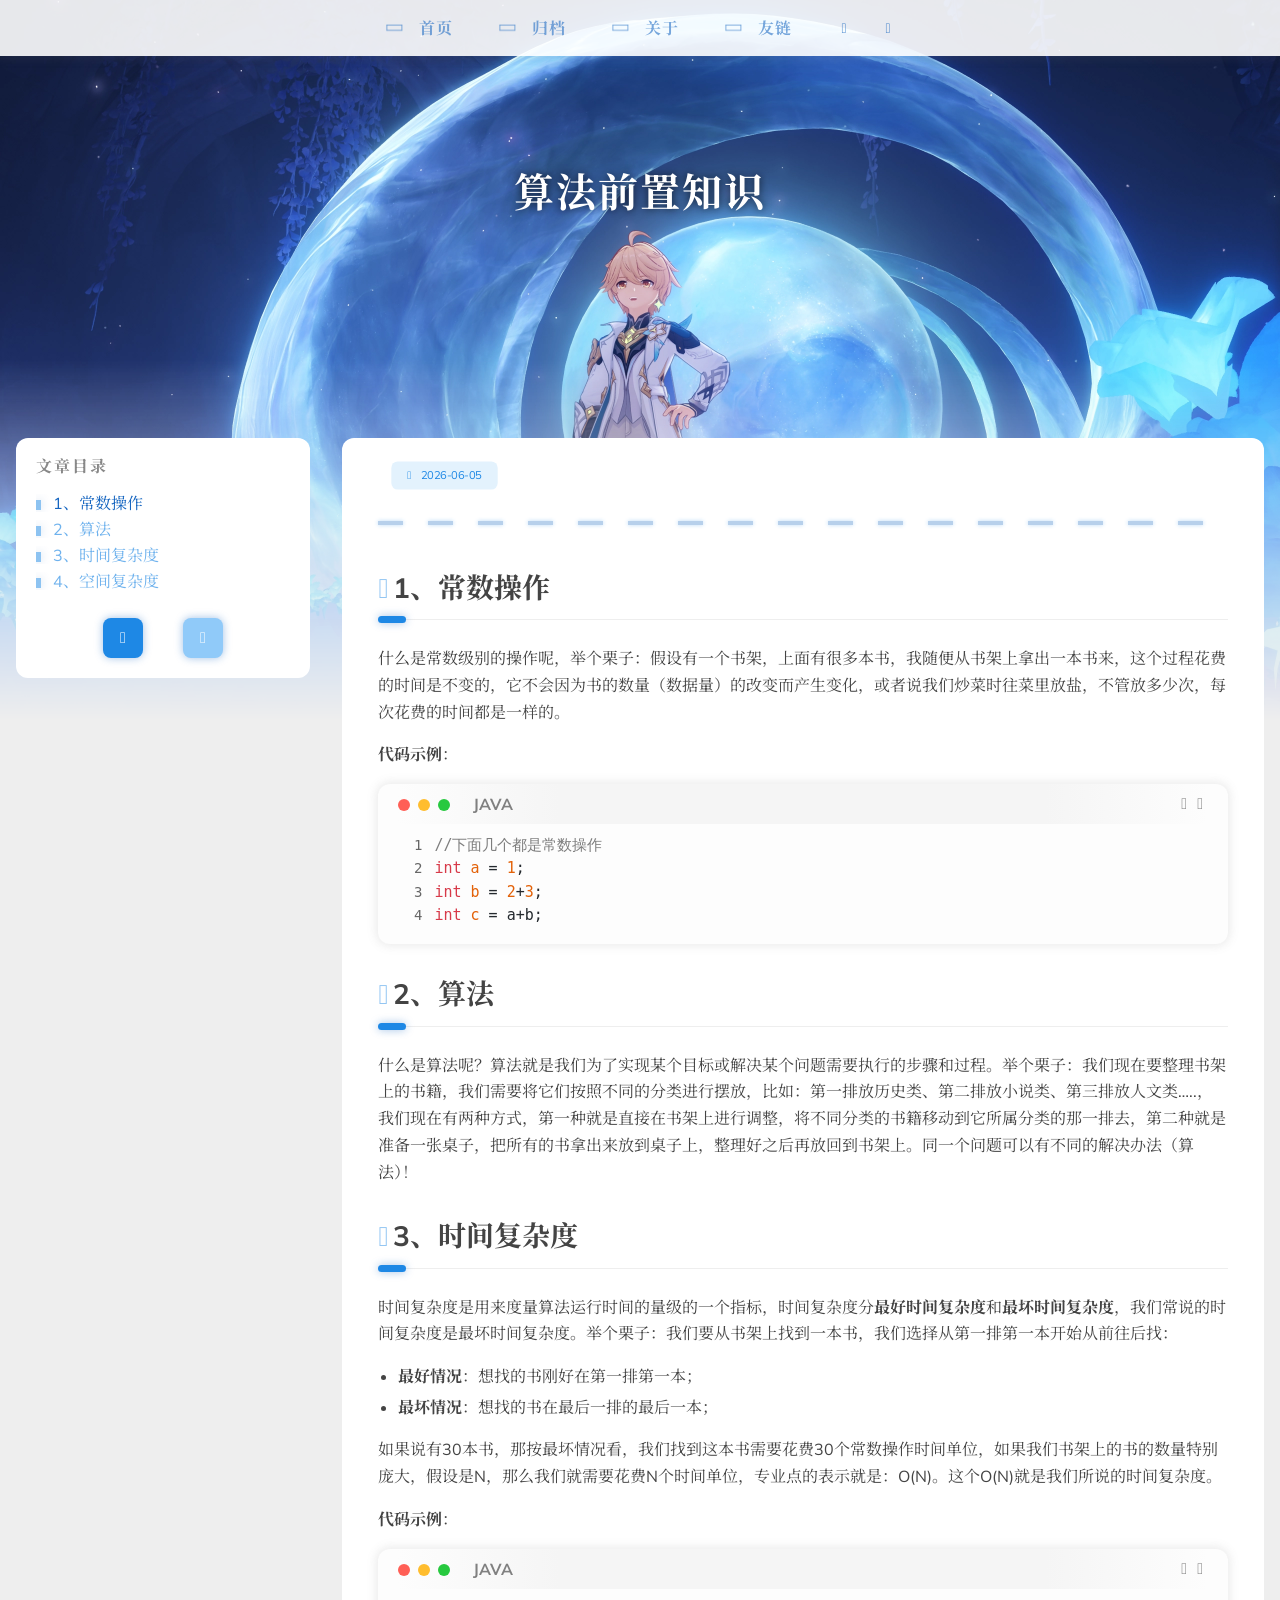
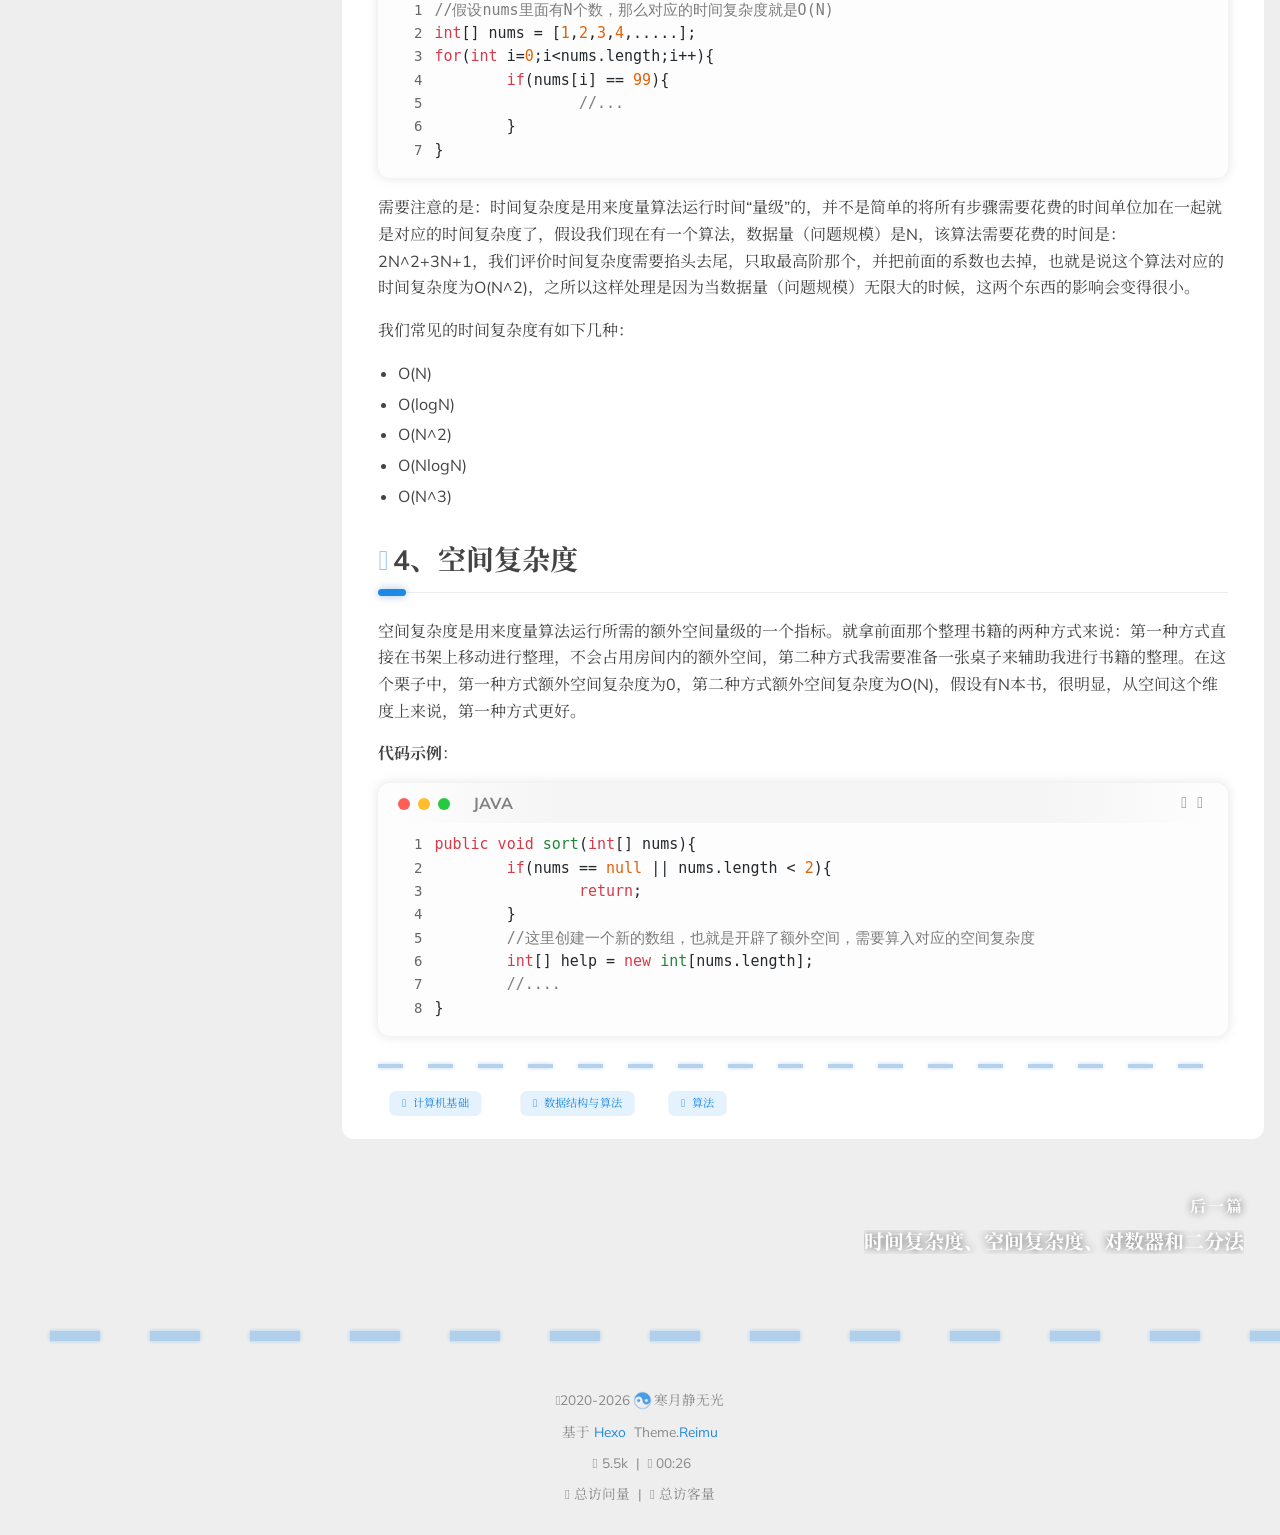
<file: 2026/06/05/算法前置知识/index.html>
<!DOCTYPE html>
  <html lang="zh-CN"  
      data-theme-mode="auto"
  >
  <head>
  <meta charset="utf-8">
  
  
  
  <script>window.REIMU_CONFIG = {};window.REIMU_CONFIG.icon_font = '4552607_ex15nbittbh';window.REIMU_CONFIG.clipboard_tips = {"success":{"zh-CN":"复制成功 (*^▽^*)"},"fail":{"zh-CN":"复制失败 (ﾟ⊿ﾟ)ﾂ"},"copyright":{"enable":false,"count":50,"license_type":"by-nc-sa"}};window.REIMU_CONFIG.clipboard_tips.copyright.content = '本博客所有文章除特别声明外，均采用 BY-NC-SA 许可协议。转载请注明出处！';window.REIMU_CONFIG.code_block = {"expand":true};window.REIMU_CONFIG.base = 'http://example.com';window.REIMU_CONFIG.relative = '/';</script>
  <title>
    算法前置知识 | 寒月静无光
  </title>
  <meta name="viewport" content="width=device-width, initial-scale=1, shrink-to-fit=no">
    <link rel="preload" as="style" href="https://fontsapi.zeoseven.com/292/main/result.css" onload="this.rel='stylesheet'" crossorigin>
    <link rel="preconnect" href="https://fonts.gstatic.com" crossorigin><link rel="preload" as="style" href="https://fonts.googleapis.com/css?family=Mulish:400,400italic,700,700italic|Noto Serif SC:400,400italic,700,700italic&display=swap"><link rel="stylesheet" href="https://fonts.googleapis.com/css?family=Mulish:400,400italic,700,700italic|Noto Serif SC:400,400italic,700,700italic&display=swap" media="print" onload="this.media='all'">
    <link rel="preload" href="//at.alicdn.com/t/c/font_4552607_ex15nbittbh.woff2" as="font" type="font/woff2" crossorigin="anonymous">
    
<link rel="stylesheet" href="/css/loader.css">

    <meta name="description" content="1、常数操作什么是常数级别的操作呢，举个栗子：假设有一个书架，上面有很多本书，我随便从书架上拿出一本书来，这个过程花费的时间是不变的，它不会因为书的数量（数据量）的改变而产生变化，或者说我们炒菜时往菜里放盐，不管放多少次，每次花费的时间都是一样的。 代码示例： 1234&#x2F;&#x2F;下面几个都是常数操作int a &#x3D; 1;int b &#x3D; 2+3;int c &#x3D; a+b;  2、算法什么是算法呢？算法就是我们">
<meta property="og:type" content="article">
<meta property="og:title" content="算法前置知识">
<meta property="og:url" content="http://example.com/2026/06/05/%E7%AE%97%E6%B3%95%E5%89%8D%E7%BD%AE%E7%9F%A5%E8%AF%86/index.html">
<meta property="og:site_name" content="寒月静无光">
<meta property="og:description" content="1、常数操作什么是常数级别的操作呢，举个栗子：假设有一个书架，上面有很多本书，我随便从书架上拿出一本书来，这个过程花费的时间是不变的，它不会因为书的数量（数据量）的改变而产生变化，或者说我们炒菜时往菜里放盐，不管放多少次，每次花费的时间都是一样的。 代码示例： 1234&#x2F;&#x2F;下面几个都是常数操作int a &#x3D; 1;int b &#x3D; 2+3;int c &#x3D; a+b;  2、算法什么是算法呢？算法就是我们">
<meta property="og:locale" content="zh_CN">
<meta property="article:published_time" content="2026-06-05T05:57:26.000Z">
<meta property="article:modified_time" content="2026-06-05T06:03:04.854Z">
<meta property="article:author" content="寒月静无光">
<meta property="article:tag" content="算法">
<meta name="twitter:card" content="summary">
    <link rel="alternate" href="/atom.xml" title="寒月静无光" type="application/atom+xml">
    <link rel="shortcut icon" href="/images/favicon.ico">
  
<link rel="stylesheet" href="/css/style.css">

  <link rel="preload" as="style" onload="this.onload=null;this.rel='stylesheet'" href="https://npm.webcache.cn/photoswipe@5.4.4/dist/photoswipe.css" integrity="sha384-IfxC36XL/toUyJ939C73PcgMuRzAZuIzZxE38drsmO5p6jD7ei+Zx/1oA/0l8ysE" crossorigin="anonymous">
    
<script src="https://npm.webcache.cn/pace-js@1.2.4/pace.min.js" integrity="sha384-k6YtvFUEIuEFBdrLKJ3YAUbBki333tj1CSUisai5Cswsg9wcLNaPzsTHDswp4Az8" crossorigin="anonymous"></script>

    
<link rel="stylesheet" href="https://npm.webcache.cn/@reimujs/aos@0.1.2/dist/aos.css" integrity="sha384-GMRP93c6Hkz9JVKGAuRR3nTS7M07RwPgTFenXiosjq2VbVgvdDNcz1g6Mkj8AONa" crossorigin="anonymous">

<meta name="generator" content="Hexo 8.1.2"></head>

  <body>
      <div id='loader'>
    <div class="loading-left-bg loading-bg"></div>
    <div class="loading-right-bg loading-bg"></div>
    <div class="spinner-box">
      <div class="loading-taichi rotate">
          <svg width="150" height="150" viewBox="0 0 1024 1024" class="icon" version="1.1" xmlns="https://www.w3.org/2000/svg" shape-rendering="geometricPrecision">
            <path d="M303.5 432A80 80 0 0 1 291.5 592A80 80 0 0 1 303.5 432z" fill="var(--red-1, #ff5252)" />
            <path d="M512 65A447 447 0 0 1 512 959L512 929A417 417 0 0 0 512 95A417 417 0 0 0 512 929L512 959A447 447 0 0 1 512 65z 
           M512 95A417 417 0 0 1 929 512A208.5 208.5 0 0 1 720.5 720.5L720.5 592A80 80 0 0 0 720.5 432A80 80 0 0 0 720.5 592L720.5 720.5A208.5 208.5 0 0 1 512 512A208.5 208.5 0 0 0 303.5 303.5A208.5 208.5 0 0 0 95 512A417 417 0 0 1 512 95z" fill="var(--red-1, #ff5252)" />
          </svg>
      </div>
      <div class="loading-word">少女祈祷中...</div>
    </div>
  </div>
  <script>
    var time = null;
    var loaderEl = document.getElementById('loader');
    var startLoading = () => {
      time = Date.now();
      loaderEl.classList.remove("loading");
    }
    var hideLoader = () => {
      document.body.style.overflow = 'auto';
      loader.classList.add('loading');
    };

    var endLoading = () => {
      if (!time) {
        hideLoader();
      } else {
        if (Date.now() - time > 500) {
          time = null;
          hideLoader();
        } else {
          setTimeout(endLoading, 500 - (Date.now() - time));
          time = null;
        }
      }
    }
    window.addEventListener('DOMContentLoaded', endLoading);
    loaderEl.addEventListener('click', endLoading);
  </script>
<div id="copy-tooltip"></div>
<div id="heatmap-tooltip"></div>


    <div id="container">
      <div id="wrap">
        <div id="header-nav">
  <nav id="main-nav" aria-label="Primary navigation">
        <a class="main-nav-link-wrap" href="/">
            <div class="main-nav-icon icon rotate">
                &#xe62b;
            </div>
          <span class="main-nav-link">首页</span>
        </a>
        <a class="main-nav-link-wrap" href="/archives">
            <div class="main-nav-icon icon rotate">
                &#xe62b;
            </div>
          <span class="main-nav-link">归档</span>
        </a>
        <a class="main-nav-link-wrap" href="/about">
            <div class="main-nav-icon icon rotate">
                &#xe62b;
            </div>
          <span class="main-nav-link">关于</span>
        </a>
        <a class="main-nav-link-wrap" href="/friend">
            <div class="main-nav-icon icon rotate">
                &#xe62b;
            </div>
          <span class="main-nav-link">友链</span>
        </a>
    <a id="main-nav-toggle" class="nav-icon" aria-label="Toggle navigation" role="button"></a>
  </nav>
  <nav id="sub-nav" aria-label="Secondary navigation">
      <a id="nav-rss-link" class="nav-icon" href="/atom.xml" title="RSS 订阅" aria-label="RSS 订阅" target="_blank"></a>
  </nav>
</div>
<header id="header" aria-label="Site header">
        <picture>
        </picture>
          <img  fetchpriority="high" src="/images/banner.webp" alt="算法前置知识">
  <div id="header-outer">
    <div id="header-title">
          <span id="logo">
            <h1 data-aos="slide-up">算法前置知识</h1>
          </span>
        <h2 id="subtitle-wrap" data-aos="slide-down">
        </h2>
    </div>
  </div>
</header>

        <div id="content" aria-label="Page content" class="sidebar-left"  >
          <aside id="sidebar" aria-label="Sidebar">
  <div class="sidebar-wrapper-container sticky">
  <div class="sidebar-wrapper">
    <div class="sidebar-wrap" data-aos="fade-up">
          <div class="sidebar-toc-sidebar"><h3 class="toc-title">文章目录</h3>
<div class="sidebar-toc-wrapper toc-div-class" >
    <ol class="toc"><li class="toc-item toc-level-2"><a class="toc-link" href="#1%E3%80%81%E5%B8%B8%E6%95%B0%E6%93%8D%E4%BD%9C"><span class="toc-text">1、常数操作</span></a></li><li class="toc-item toc-level-2"><a class="toc-link" href="#2%E3%80%81%E7%AE%97%E6%B3%95"><span class="toc-text">2、算法</span></a></li><li class="toc-item toc-level-2"><a class="toc-link" href="#3%E3%80%81%E6%97%B6%E9%97%B4%E5%A4%8D%E6%9D%82%E5%BA%A6"><span class="toc-text">3、时间复杂度</span></a></li><li class="toc-item toc-level-2"><a class="toc-link" href="#4%E3%80%81%E7%A9%BA%E9%97%B4%E5%A4%8D%E6%9D%82%E5%BA%A6"><span class="toc-text">4、空间复杂度</span></a></li></ol>
</div>
</div>
          <div class="sidebar-common-sidebar hidden"><div class="sidebar-author">
  <img data-src="/avatar/avatar.webp" data-sizes="auto" alt="寒月静无光" class="lazyload">
  <div class="sidebar-author-name">寒月静无光</div>
  <div class="sidebar-description">哈基米南北绿豆</div>
</div>
<div class="sidebar-state">
  <div class="sidebar-state-article">
    <div>文章</div>
    <div class="sidebar-state-number">2</div>
  </div>
  <div class="sidebar-state-category">
    <div>分类</div>
    <div class="sidebar-state-number">2</div>
  </div>
  <div class="sidebar-state-tag">
    <div>标签</div>
    <div class="sidebar-state-number">1</div>
  </div>
</div>
<div class="sidebar-social" >
</div>
<div class="sidebar-menu">
      <div class="sidebar-menu-link-wrap">
        <a class="sidebar-menu-link-dummy" href="/" aria-label="首页"></a>
          <div class="sidebar-menu-icon icon rotate">
              &#xe62b;
          </div>
        <div class="sidebar-menu-link">首页</div>
      </div>
      <div class="sidebar-menu-link-wrap">
        <a class="sidebar-menu-link-dummy" href="/archives" aria-label="归档"></a>
          <div class="sidebar-menu-icon icon rotate">
              &#xe62b;
          </div>
        <div class="sidebar-menu-link">归档</div>
      </div>
      <div class="sidebar-menu-link-wrap">
        <a class="sidebar-menu-link-dummy" href="/about" aria-label="关于"></a>
          <div class="sidebar-menu-icon icon rotate">
              &#xe62b;
          </div>
        <div class="sidebar-menu-link">关于</div>
      </div>
      <div class="sidebar-menu-link-wrap">
        <a class="sidebar-menu-link-dummy" href="/friend" aria-label="友链"></a>
          <div class="sidebar-menu-icon icon rotate">
              &#xe62b;
          </div>
        <div class="sidebar-menu-link">友链</div>
      </div>
</div>
</div>
          <div class="sidebar-btn-wrapper" style="position:static">
            <div class="sidebar-toc-btn current"></div>
            <div class="sidebar-common-btn"></div>
          </div>
    </div>
  </div>
  <div class="sidebar-widget">
  </div>
  </div>
</aside>

          <section id="main" aria-label="Main content"><article id="post-算法前置知识" class="h-entry article" itemscope itemtype="https://schema.org/BlogPosting">
  <div class="article-inner" data-aos="fade-up">
    <div class="article-meta">
      <div class="article-date">
  <span class="article-date-link icon-calendar" data-aos="zoom-in">
    <time datetime="2026-06-05T05:57:26.000Z" itemprop="datePublished">2026-06-05</time>
    <time style="display: none;" id="post-update-time">2026-06-05</time>
  </span>
</div>

    </div>
    
    <div class="hr-line"></div>
    
    <div class="e-content article-entry" itemprop="articleBody">
        <h2 id="1、常数操作"><a href="#1、常数操作" class="headerlink" title="1、常数操作"></a>1、常数操作</h2><p>什么是常数级别的操作呢，举个栗子：假设有一个书架，上面有很多本书，我随便从书架上拿出一本书来，这个过程花费的时间是不变的，它不会因为书的数量（数据量）的改变而产生变化，或者说我们炒菜时往菜里放盐，不管放多少次，每次花费的时间都是一样的。</p>
<p><strong>代码示例</strong>：</p>
<figure class="highlight java"><table><tr><td class="gutter"><pre><span class="line">1</span><br><span class="line">2</span><br><span class="line">3</span><br><span class="line">4</span><br></pre></td><td class="code"><pre><span class="line"><span class="comment">//下面几个都是常数操作</span></span><br><span class="line"><span class="type">int</span> <span class="variable">a</span> <span class="operator">=</span> <span class="number">1</span>;</span><br><span class="line"><span class="type">int</span> <span class="variable">b</span> <span class="operator">=</span> <span class="number">2</span>+<span class="number">3</span>;</span><br><span class="line"><span class="type">int</span> <span class="variable">c</span> <span class="operator">=</span> a+b;</span><br></pre></td></tr></table></figure>

<h2 id="2、算法"><a href="#2、算法" class="headerlink" title="2、算法"></a>2、算法</h2><p>什么是算法呢？算法就是我们为了实现某个目标或解决某个问题需要执行的步骤和过程。举个栗子：我们现在要整理书架上的书籍，我们需要将它们按照不同的分类进行摆放，比如：第一排放历史类、第二排放小说类、第三排放人文类…..，我们现在有两种方式，第一种就是直接在书架上进行调整，将不同分类的书籍移动到它所属分类的那一排去，第二种就是准备一张桌子，把所有的书拿出来放到桌子上，整理好之后再放回到书架上。同一个问题可以有不同的解决办法（算法）！</p>
<h2 id="3、时间复杂度"><a href="#3、时间复杂度" class="headerlink" title="3、时间复杂度"></a>3、时间复杂度</h2><p>时间复杂度是用来度量算法运行时间的量级的一个指标，时间复杂度分<strong>最好时间复杂度</strong>和<strong>最坏时间复杂度</strong>，我们常说的时间复杂度是最坏时间复杂度。举个栗子：我们要从书架上找到一本书，我们选择从第一排第一本开始从前往后找：</p>
<ul>
<li><strong>最好情况</strong>：想找的书刚好在第一排第一本；</li>
<li><strong>最坏情况</strong>：想找的书在最后一排的最后一本；</li>
</ul>
<p>如果说有30本书，那按最坏情况看，我们找到这本书需要花费30个常数操作时间单位，如果我们书架上的书的数量特别庞大，假设是N，那么我们就需要花费N个时间单位，专业点的表示就是：O(N)。这个O(N)就是我们所说的时间复杂度。</p>
<p><strong>代码示例</strong>：</p>
<figure class="highlight java"><table><tr><td class="gutter"><pre><span class="line">1</span><br><span class="line">2</span><br><span class="line">3</span><br><span class="line">4</span><br><span class="line">5</span><br><span class="line">6</span><br><span class="line">7</span><br></pre></td><td class="code"><pre><span class="line"><span class="comment">//假设nums里面有N个数，那么对应的时间复杂度就是O(N)</span></span><br><span class="line"><span class="type">int</span>[] nums = [<span class="number">1</span>,<span class="number">2</span>,<span class="number">3</span>,<span class="number">4</span>,.....];</span><br><span class="line"><span class="keyword">for</span>(<span class="type">int</span> i=<span class="number">0</span>;i&lt;nums.length;i++)&#123;</span><br><span class="line">	<span class="keyword">if</span>(nums[i] == <span class="number">99</span>)&#123;</span><br><span class="line">		<span class="comment">//...</span></span><br><span class="line">	&#125;</span><br><span class="line">&#125;</span><br></pre></td></tr></table></figure>

<p>需要注意的是：时间复杂度是用来度量算法运行时间“量级”的，并不是简单的将所有步骤需要花费的时间单位加在一起就是对应的时间复杂度了，假设我们现在有一个算法，数据量（问题规模）是N，该算法需要花费的时间是：2N^2+3N+1，我们评价时间复杂度需要掐头去尾，只取最高阶那个，并把前面的系数也去掉，也就是说这个算法对应的时间复杂度为O(N^2)，之所以这样处理是因为当数据量（问题规模）无限大的时候，这两个东西的影响会变得很小。</p>
<p>我们常见的时间复杂度有如下几种：</p>
<ul>
<li>O(N)</li>
<li>O(logN)</li>
<li>O(N^2)</li>
<li>O(NlogN)</li>
<li>O(N^3)</li>
</ul>
<h2 id="4、空间复杂度"><a href="#4、空间复杂度" class="headerlink" title="4、空间复杂度"></a>4、空间复杂度</h2><p>空间复杂度是用来度量算法运行所需的额外空间量级的一个指标。就拿前面那个整理书籍的两种方式来说：第一种方式直接在书架上移动进行整理，不会占用房间内的额外空间，第二种方式我需要准备一张桌子来辅助我进行书籍的整理。在这个栗子中，第一种方式额外空间复杂度为0，第二种方式额外空间复杂度为O(N)，假设有N本书，很明显，从空间这个维度上来说，第一种方式更好。</p>
<p><strong>代码示例</strong>：</p>
<figure class="highlight java"><table><tr><td class="gutter"><pre><span class="line">1</span><br><span class="line">2</span><br><span class="line">3</span><br><span class="line">4</span><br><span class="line">5</span><br><span class="line">6</span><br><span class="line">7</span><br><span class="line">8</span><br></pre></td><td class="code"><pre><span class="line"><span class="keyword">public</span> <span class="keyword">void</span> <span class="title function_">sort</span><span class="params">(<span class="type">int</span>[] nums)</span>&#123;</span><br><span class="line">	<span class="keyword">if</span>(nums == <span class="literal">null</span> || nums.length &lt; <span class="number">2</span>)&#123;</span><br><span class="line">		<span class="keyword">return</span>;</span><br><span class="line">	&#125;</span><br><span class="line">	<span class="comment">//这里创建一个新的数组，也就是开辟了额外空间，需要算入对应的空间复杂度</span></span><br><span class="line">	<span class="type">int</span>[] help = <span class="keyword">new</span> <span class="title class_">int</span>[nums.length];</span><br><span class="line">	<span class="comment">//....</span></span><br><span class="line">&#125;</span><br></pre></td></tr></table></figure>

    </div>
    <footer class="article-footer">
        <a class="article-category-link" href="/categories/%E8%AE%A1%E7%AE%97%E6%9C%BA%E5%9F%BA%E7%A1%80/" title="计算机基础" data-aos="zoom-in">计算机基础</a><a class="article-category-link" href="/categories/%E8%AE%A1%E7%AE%97%E6%9C%BA%E5%9F%BA%E7%A1%80/%E6%95%B0%E6%8D%AE%E7%BB%93%E6%9E%84%E4%B8%8E%E7%AE%97%E6%B3%95/" title="数据结构与算法" data-aos="zoom-in">数据结构与算法</a>

        <ul class="article-tag-list" itemprop="keywords"><li class="article-tag-list-item" data-aos="zoom-in"><a class="article-tag-list-link" href="/tags/%E7%AE%97%E6%B3%95/" rel="tag" title="算法">算法</a></li></ul>

    </footer>
  </div>
    <nav id="article-nav" aria-label="Article navigation" data-aos="fade-up">
    <div class="article-nav-link-wrap right">
          <img data-src="https://hzp-blog-bucket.oss-cn-beijing.aliyuncs.com/BHIAGEDIDDIFI-TQz230Ti0I.webp" data-sizes="auto" alt="时间复杂度、空间复杂度、对数器和二分法" class="lazyload">
      <a href="/2026/06/05/%E6%97%B6%E9%97%B4%E5%A4%8D%E6%9D%82%E5%BA%A6%E3%80%81%E7%A9%BA%E9%97%B4%E5%A4%8D%E6%9D%82%E5%BA%A6%E3%80%81%E5%AF%B9%E6%95%B0%E5%99%A8%E5%92%8C%E4%BA%8C%E5%88%86%E6%B3%95/" aria-label="后一篇: 时间复杂度、空间复杂度、对数器和二分法"  title="后一篇: 时间复杂度、空间复杂度、对数器和二分法"></a>
      <div class="article-nav-caption">后一篇</div>
      <h3 class="article-nav-title">
          时间复杂度、空间复杂度、对数器和二分法
      </h3>
    </div>
  </nav>

</article>


</section>
        </div>
        <footer id="footer" aria-label="Site footer">
  <div style="width: 100%; overflow: hidden">
    <div class="footer-line"></div>
  </div>
  <div id="footer-info">
    <div>
      <span class="icon-copyright"></span>
        2020-2026
        <span class="footer-info-sep rotate"></span>
      寒月静无光
    </div>
      <div>
        基于&nbsp;<a href="https://hexo.io/" rel="noopener nofollow noreferrer" target="_blank">Hexo</a>&nbsp;
        Theme.<a href="https://github.com/D-Sketon/hexo-theme-reimu" rel="noopener nofollow noreferrer" target="_blank">Reimu</a>
      </div>
      <div>
        <span class="icon-brush"></span>
        5.5k
        &nbsp;|&nbsp;
        <span class="icon-coffee"></span>
        00:26
      </div>
      <div>
        <span class="icon-eye"></span>
        <span id="busuanzi_container_site_pv">总访问量&nbsp;<span id="busuanzi_value_site_pv"></span></span>
        &nbsp;|&nbsp;
        <span class="icon-user"></span>
        <span id="busuanzi_container_site_uv">总访客量&nbsp;<span id="busuanzi_value_site_uv"></span></span>
      </div>
  </div>
</footer>

          <div class="sidebar-top">
            <div class="sidebar-top-taichi rotate"></div>
            <div class="arrow-up"></div>
          </div>
        <div id="mask" class="hide"></div>
      </div>
      <nav id="mobile-nav" aria-label="Mobile navigation">
  <div class="sidebar-wrap">
        <div class="sidebar-toc-sidebar"><h3 class="toc-title">文章目录</h3>
<div class="sidebar-toc-wrapper toc-div-class" >
    <ol class="toc"><li class="toc-item toc-level-2"><a class="toc-link" href="#1%E3%80%81%E5%B8%B8%E6%95%B0%E6%93%8D%E4%BD%9C"><span class="toc-text">1、常数操作</span></a></li><li class="toc-item toc-level-2"><a class="toc-link" href="#2%E3%80%81%E7%AE%97%E6%B3%95"><span class="toc-text">2、算法</span></a></li><li class="toc-item toc-level-2"><a class="toc-link" href="#3%E3%80%81%E6%97%B6%E9%97%B4%E5%A4%8D%E6%9D%82%E5%BA%A6"><span class="toc-text">3、时间复杂度</span></a></li><li class="toc-item toc-level-2"><a class="toc-link" href="#4%E3%80%81%E7%A9%BA%E9%97%B4%E5%A4%8D%E6%9D%82%E5%BA%A6"><span class="toc-text">4、空间复杂度</span></a></li></ol>
</div>
</div>
        <div class="sidebar-common-sidebar hidden"><div class="sidebar-author">
  <img data-src="/avatar/avatar.webp" data-sizes="auto" alt="寒月静无光" class="lazyload">
  <div class="sidebar-author-name">寒月静无光</div>
  <div class="sidebar-description">哈基米南北绿豆</div>
</div>
<div class="sidebar-state">
  <div class="sidebar-state-article">
    <div>文章</div>
    <div class="sidebar-state-number">2</div>
  </div>
  <div class="sidebar-state-category">
    <div>分类</div>
    <div class="sidebar-state-number">2</div>
  </div>
  <div class="sidebar-state-tag">
    <div>标签</div>
    <div class="sidebar-state-number">1</div>
  </div>
</div>
<div class="sidebar-social" >
</div>
<div class="sidebar-menu">
      <div class="sidebar-menu-link-wrap">
        <a class="sidebar-menu-link-dummy" href="/" aria-label="首页"></a>
          <div class="sidebar-menu-icon icon rotate">
              &#xe62b;
          </div>
        <div class="sidebar-menu-link">首页</div>
      </div>
      <div class="sidebar-menu-link-wrap">
        <a class="sidebar-menu-link-dummy" href="/archives" aria-label="归档"></a>
          <div class="sidebar-menu-icon icon rotate">
              &#xe62b;
          </div>
        <div class="sidebar-menu-link">归档</div>
      </div>
      <div class="sidebar-menu-link-wrap">
        <a class="sidebar-menu-link-dummy" href="/about" aria-label="关于"></a>
          <div class="sidebar-menu-icon icon rotate">
              &#xe62b;
          </div>
        <div class="sidebar-menu-link">关于</div>
      </div>
      <div class="sidebar-menu-link-wrap">
        <a class="sidebar-menu-link-dummy" href="/friend" aria-label="友链"></a>
          <div class="sidebar-menu-icon icon rotate">
              &#xe62b;
          </div>
        <div class="sidebar-menu-link">友链</div>
      </div>
</div>
</div>
  </div>
      <div class="sidebar-btn-wrapper">
        <div class="sidebar-toc-btn current"></div>
        <div class="sidebar-common-btn"></div>
      </div>
</nav>

    </div>
    
<script src="https://npm.webcache.cn/lazysizes@5.3.2/lazysizes.min.js" integrity="sha384-3gT&#x2F;vsepWkfz&#x2F;ff7PpWNUeMzeWoH3cDhm&#x2F;A8jM7ouoAK0&#x2F;fP&#x2F;9bcHHR5kHq2nf+e" crossorigin="anonymous"></script>


<script src="https://npm.webcache.cn/clipboard@2.0.11/dist/clipboard.min.js" integrity="sha384-J08i8An&#x2F;QeARD9ExYpvphB8BsyOj3Gh2TSh1aLINKO3L0cMSH2dN3E22zFoXEi0Q" crossorigin="anonymous"></script>




<script src="/js/script.js"></script>


  
<script src="/js/aos.js"></script>

  <script>
    var aosInit = () => {
      AOS.init({
        duration: 1000,
        easing: "ease",
        once: true,
        offset: 50,
      });
    };
    if (document.readyState === 'loading') {
      document.addEventListener('DOMContentLoaded', aosInit);
    } else {
      aosInit();
    }
  </script>


<script src="/js/pjax_script.js" data-pjax></script>




  <script>
    var setupFirework = () => {
      if (!false || !window.matchMedia('(max-width: 768px)').matches) {
        window.firework && window.firework(JSON.parse('{"excludeElements":["a","button"],"particles":[{"shape":"circle","move":["emit"],"easing":"easeOutExpo","colors":["var(--red-1)","var(--red-2)","var(--red-3)","var(--red-4)"],"number":20,"duration":[1200,1800],"shapeOptions":{"radius":[16,32],"alpha":[0.3,0.5]}},{"shape":"circle","move":["diffuse"],"easing":"easeOutExpo","colors":["var(--red-0)"],"number":1,"duration":[1200,1800],"shapeOptions":{"radius":20,"alpha":[0.2,0.5],"lineWidth":6}}]}'));
      }
    }
  </script>
  
<script src="https://npm.webcache.cn/mouse-firework@0.2.0/dist/index.umd.js" integrity="sha384-qi9WggRt19tv8Vc7pCHW3ulMNLwrn515zaLEWZjl1px07vz8+pUoWX8n1rgq282T" crossorigin="anonymous" onload="setupFirework()" defer></script>






<div id="lazy-script">
  <div>
      
      
      <script data-pjax>
        window.REIMU_POST = {
          author: "寒月静无光",
          title: "算法前置知识",
          url: "http://example.com/2026/06/05/%E7%AE%97%E6%B3%95%E5%89%8D%E7%BD%AE%E7%9F%A5%E8%AF%86/",
          excerpt: "",
          description: "",
          stripContent: "1、常数操作什么是常数级别的操作呢，举个栗子：假设有一个书架，上面有很多本书，我随便从书架上拿出一本书来，这个过程花费的时间是不变的，它不会因为书的数量（数据量）的改变而产生变化，或者说我们炒菜时往菜里放盐，不管放多少次，每次花费的时间都是一样的。 代码示例： 1234//下面几个都是常数操作int a = 1;int b = 2+3;int c = a+b;  2、算法什么是算法呢？算法就是我们为了实现某个目标或解决某个问题需要执行的步骤和过程。举个栗子：我们现在要整理书架上的书籍，我们需要将",
          date: "Fri Jun 05 2026 13:57:26 GMT+0800",
          updated: "Fri Jun 05 2026 14:03:04 GMT+0800",
          cover: "/images/banner.webp",
        };
      </script>
        
<script src="/js/insert_highlight.js" data-pjax></script>

      
<script src="/js/tabs.js" data-pjax defer></script>

      <script type="module" data-pjax>
        (async () => {
          const PhotoSwipeLightbox = (await safeImport("https://npm.webcache.cn/photoswipe@5.4.4/dist/photoswipe-lightbox.esm.min.js", "sha384-DiL6M/gG+wmTxmCRZyD1zee6lIhawn5TGvED0FOh7fXcN9B0aZ9dexSF/N6lrZi/")).default;
          const initPswp = (gallery, children) => {
            if (_$$(`${gallery} ${children}`).length > 0) {
              new PhotoSwipeLightbox({
                gallery,
                children,
                pswpModule: () => safeImport("https://npm.webcache.cn/photoswipe@5.4.4/dist/photoswipe.esm.min.js", "sha384-WkkO3GCmgkC3VQWpaV8DqhKJqpzpF9JoByxDmnV8+oTJ7m3DfYEWX1fu1scuS4+s")
              }).init();
            }
          }
          const pswp = () => {
            initPswp('.article-entry', 'a.article-gallery-item');
            initPswp('.article-gallery', 'a.article-gallery-item');
          }
          pswp();
        })();
      </script>
        


  </div>
</div>


  <script>
    console.log(String.raw`%c 
 ______     ______     __     __    __     __  __    
/\  == \   /\  ___\   /\ \   /\ "-./  \   /\ \/\ \   
\ \  __<   \ \  __\   \ \ \  \ \ \-./\ \  \ \ \_\ \  
 \ \_\ \_\  \ \_____\  \ \_\  \ \_\ \ \_\  \ \_____\ 
  \/_/ /_/   \/_____/   \/_/   \/_/  \/_/   \/_____/ 
                                                  
`,'color: #ff5252;')
    console.log('%c Theme.Reimu v' + '1.12.5' + ' %c https://github.com/D-Sketon/hexo-theme-reimu ', 'color: white; background: #ff5252; padding:5px 0;', 'padding:4px;border:1px solid #ff5252;')
  </script>
  


  
<script src="https://npm.webcache.cn/busuanzi@2.3.0/bsz.pure.mini.js" integrity="sha384-0M75wtSkhjIInv4coYlaJU83+OypaRCIq2SukQVQX04eGTCBXJDuWAbJet56id+S" crossorigin="anonymous" async></script>


<script>
  if ('serviceWorker' in navigator) {
    navigator.serviceWorker.getRegistrations().then((registrations) => {
      for (let registration of registrations) {
        registration.unregister();
      }
    });
  }
</script>




  </body>
  </html>
</file>
<file: css/loader.css>
[data-theme='dark'] #loader .loading-bg {
  background-color: rgba(37,37,37,0.9);
}
[data-theme='dark'] #loader .spinner-box .loading-word {
  color: var(--red-1, #ff5252);
}
#loader .loading-bg {
  position: fixed;
  z-index: 1000;
  width: 50%;
  height: 100%;
  background-color: rgba(255,255,255,0.9);
  transition: 0.8s;
}
#loader .loading-right-bg {
  right: 0;
}
#loader .spinner-box {
  position: fixed;
  z-index: 1001;
  display: flex;
  justify-content: center;
  align-items: center;
  width: 100%;
  height: 100vh;
  opacity: 1;
  transition: 0.5s;
}
#loader .spinner-box .loading-taichi {
  opacity: 0.8;
}
#loader .spinner-box .rotate {
  animation: rotate-all 2s linear infinite;
}
#loader .spinner-box .loading-word {
  position: absolute;
  color: var(--red-1, #ff5252);
  top: calc(50% + 110px);
  left: 50%;
  transform: translate(-50%, -50%);
  font: 700 1.2rem 'LXGW WenKai', 'Mulish','Noto Serif SC', '-apple-system','PingFang SC','Microsoft YaHei','sans-serif';
}
#loader.loading .loading-left-bg {
  transform: translate(-100%, 0);
}
#loader.loading .loading-right-bg {
  transform: translate(100%, 0);
}
#loader.loading .spinner-box {
  opacity: 0;
  visibility: hidden;
}
@keyframes rotate-all {
  100% {
    transform: rotate(360deg);
  }
}
</file>
<file: css/style.css>
:root {
  --red-0: #1565c0;
  --red-1: #1e88e5;
  --red-2: #42a5f5;
  --red-3: #90caf9;
  --red-4: #bbdefb;
  --red-5: #e3f2fd;
  --red-5-5: #f0f7ff;
  --red-6: #ffffff;
  --grey-9: #888;
  --grey-7: var(--color-default);
  --color-archive-year: #000;
  --color-default: #444;
  --color-border: var(--red-3);
  --color-link: var(--red-1);
  --color-background: #eee;
  --color-code-background: #f8f8f8;
  --color-header-background: rgba(255,255,255,0.9);
  --color-footer-background: #fff;
  --color-mobile-nav-background: #fff;
  --color-wrap: #fff;
  --color-sticky: #fff;
  --color-h2-border: #eee;
  --color-meta-shadow: var(--red-6);
  --color-hover-shadow: rgba(120,120,120,0.15);
  --color-h2-after: var(--red-1);
  --color-red-6-shadow: rgba(21, 101, 192, 0.4);
  --color-red-3-shadow: rgba(66, 165, 245, 0.3);
  --highlight-nav: #f5f5f5;
  --highlight-scrollbar: #d6d6d6;
  --highlight-background: #fdfdfd;
  --highlight-selection: #bbdefb88;
  --highlight-foreground: #24292e;
  --highlight-comment: #7d7d7d;
  --highlight-red: #d73a49;
  --highlight-orange: #e36209;
  --highlight-yellow: #cb911d;
  --highlight-green: #22863a;
  --highlight-aqua: #005cc5;
  --highlight-blue: #032f62;
  --highlight-purple: #6f42c1;
  --highlight-deletion: #b31d28;
  --highlight-deletion-bg: #ffeef0;
  --highlight-addition: #22863a;
  --highlight-addition-bg: #f0fff4;
  --cursor-default: url("../images/cursor/reimu-cursor-default.png"), auto;
  --cursor-pointer: url("../images/cursor/reimu-cursor-pointer.png"), pointer;
  --cursor-text: url("../images/cursor/reimu-cursor-text.png"), text;
  --footer-icon: url("../images/taichi.png");
  --sponsor-icon: url("../images/taichi.png");
  --top-icon: url("../images/taichi.png");
  --shadow-meta: 0 0 5px 2px var(--color-meta-shadow);
  --shadow-meta-hover: 0 0 6px 4px var(--color-meta-shadow);
  --shadow-card: 0 0 10px 2px var(--color-hover-shadow);
  --shadow-card-hover: 0 0 10px 4px var(--color-hover-shadow);
  --shadow-red-6-shadow: 0 0 8px var(--color-red-6-shadow);
}
[data-theme='dark']:root {
  --red-0: var(--red-1);
  --red-4: rgba(30, 136, 229, 0.4);
  --red-5: rgba(21, 101, 192, 0.15);
  --red-5-5: rgba(13, 71, 161, 0.1);
  --red-6: rgba(100, 181, 246, 0.1);
  --color-archive-year: #999;
  --color-default: #999;
  --color-border: var(--red-5);
  --color-background: #21252b;
  --color-code-background: rgba(232,232,232,0.1);
  --color-header-background: #222;
  --color-footer-background: #21252b;
  --color-mobile-nav-background: #21252b;
  --color-wrap: #272b30;
  --color-h2-border: #47474a;
  --color-meta-shadow: rgba(0,0,0,0.2);
  --color-hover-shadow: rgba(0,0,0,0.2);
  --highlight-nav: #1e1e1e;
  --highlight-scrollbar: #424242;
  --highlight-background: #1e1e1e;
  --highlight-selection: #264f78;
  --highlight-foreground: #d4d4d4;
  --highlight-comment: #6a9955;
  --highlight-red: #f44747;
  --highlight-orange: #ce9178;
  --highlight-yellow: #dcdcaa;
  --highlight-green: #b5cea8;
  --highlight-aqua: #4ec9b0;
  --highlight-blue: #569cd6;
  --highlight-purple: #c586c0;
  --highlight-deletion: #f44747;
  --highlight-deletion-bg: #5f1e1e;
  --highlight-addition: #b5cea8;
  --highlight-addition-bg: #1e3a1e;
}
[data-theme='dark']:root img {
  filter: brightness(70%);
}
[data-theme='dark']:root .pswp__img {
  opacity: 1;
  filter: none;
  animation: none;
}
[data-theme='dark']:root img.lazyloaded {
  opacity: 1;
  animation: blur-darken 0.8s ease-in-out forwards;
}
body [data-aos='fade-up'] {
  transform: translate3d(0, 30px, 0);
}
body [data-aos='zoom-in'] {
  transform: scale(0.8);
}
[data-aos^=fade],
[data-aos^=zoom] {
  transition-property: all !important;
}
@keyframes blur {
  0% {
    filter: blur(10px);
  }
  to {
    filter: blur(0);
  }
}
@keyframes blur-darken {
  0% {
    filter: blur(10px) brightness(70%);
  }
  to {
    filter: blur(0) brightness(70%);
  }
}
@keyframes fade-in-blur {
  0% {
    opacity: 0;
    filter: blur(10px);
  }
  100% {
    opacity: 1;
    filter: blur(0);
  }
}
@keyframes rotate-all {
  100% {
    transform: rotate(360deg);
  }
}
@keyframes transform-all {
  100% {
    transform: translateX(-100px);
  }
}
.article-entry h1 {
  font-size: 2.25em;
}
.article-entry h2 {
  font-size: 1.75em;
  position: relative;
}
.article-entry h2:before {
  content: '';
  position: absolute;
  width: 100%;
  border-bottom: 1px solid var(--color-h2-border);
  bottom: -15px;
  box-sizing: unset;
  transition: 1s;
}
.article-entry h2:after {
  content: '';
  position: absolute;
  background: var(--color-h2-after);
  width: 1em;
  height: 7px;
  bottom: -18px;
  left: 0;
  border-radius: 8px;
  box-shadow: var(--shadow-red-6-shadow);
  transition: 0.3s;
}
.article-entry h2:hover:after {
  width: 3em;
}
.article-entry h3 {
  font-size: 1.5em;
}
.article-entry h4 {
  font-size: 1.25em;
}
.article-entry h5 {
  font-size: 1em;
}
.article-entry h6 {
  font-size: 1em;
  color: var(--grey-9);
}
.article-entry hr {
  margin: 12px 0;
  opacity: 0.3;
  height: 4px;
  background-image: linear-gradient(to right, var(--red-0) 50%, transparent 0%);
  background-size: 50px 4px;
  background-repeat: repeat-x;
  border: none;
  filter: drop-shadow(0px 0px 2px var(--red-1));
  transition: opacity 0.3s, color 0.3s;
}
.article-entry hr:hover {
  opacity: 0.5;
}
.article-entry strong {
  font-weight: bold;
}
.article-entry em,
.article-entry cite {
  font-style: italic;
}
.article-entry sup,
.article-entry sub {
  font-size: 0.75em;
  line-height: 0;
  position: relative;
  vertical-align: baseline;
}
.article-entry sup {
  top: -0.5em;
}
.article-entry sub {
  bottom: -0.2em;
}
.article-entry small {
  font-size: 0.85em;
}
.article-entry acronym,
.article-entry abbr {
  text-decoration: none;
  border-bottom: 1px dotted;
}
.article-entry ul,
.article-entry ol,
.article-entry dl {
  margin: 0 20px;
  line-height: 1.67;
}
.article-entry ul ul,
.article-entry ol ul,
.article-entry ul ol,
.article-entry ol ol {
  margin-top: 0;
  margin-bottom: 0;
}
.article-entry ul {
  list-style: disc;
}
.article-entry ol {
  list-style: decimal;
}
.article-entry dt {
  font-weight: bold;
}
@font-face {
  font-family: 'iconfont';
  src: url("//at.alicdn.com/t/c/font_4552607_ex15nbittbh.woff2") format('woff2');
  font-display: swap;
}
.archives-tag-list-link:before {
  font-family: 'iconfont';
  content: '\e622';
}
.archives-category-list-link:before {
  font-family: 'iconfont';
  content: '\e604';
}
.article-date-link:before {
  font-family: 'iconfont';
  content: '\e606';
}
.article-category-link:before {
  font-family: 'iconfont';
  content: '\e604';
}
.article-tag-list-link:before {
  font-family: 'iconfont';
  content: '\e622';
}
.article-comment-link:before {
  font-family: 'iconfont';
  content: '\e608';
}
.icon-copyright:before {
  font-family: 'iconfont';
  content: '\e60a';
}
.icon-brush:before {
  font-family: 'iconfont';
  content: '\e618';
}
.icon-coffee:before {
  font-family: 'iconfont';
  content: '\e607';
}
.icon-eye:before {
  font-family: 'iconfont';
  content: '\e60f';
}
.icon-user:before {
  font-family: 'iconfont';
  content: '\e628';
}
#main-nav-toggle:before {
  font-family: 'iconfont';
  content: '\e62f';
}
#nav-rss-link:before {
  font-family: 'iconfont';
  content: '\e61f';
}
#nav-search-btn:before {
  font-family: 'iconfont';
  content: '\e631';
}
#nav-sun-btn:before {
  font-family: 'iconfont';
  content: '\e621';
}
#nav-moon-btn:before {
  font-family: 'iconfont';
  content: '\e617';
}
#nav-circle-half-stroke-btn:before {
  font-family: 'iconfont';
  content: '\e641';
}
#nav-language-btn:before {
  font-family: 'iconfont';
  content: '\e642';
}
.icon-copy:before {
  font-family: 'iconfont';
  content: '\e60c';
}
.icon-chevron-down:before {
  font-family: 'iconfont';
  content: '\e609';
}
.icon-check:before {
  font-family: 'iconfont';
  content: '\e636';
}
.icon-times:before {
  font-family: 'iconfont';
  content: '\e637';
}
.icon-calendar:before {
  font-family: 'iconfont';
  content: '\e605';
}
.icon-calendar-plus:before {
  font-family: 'iconfont';
  content: '\e648';
}
.icon-pencil:before {
  font-family: 'iconfont';
  content: '\e61b';
}
.icon-clock:before {
  font-family: 'iconfont';
  content: '\e613';
}
.post-sticky:before {
  font-family: 'iconfont';
  content: '\e627';
}
.popup-btn-close:before {
  font-family: 'iconfont';
  content: '\e626';
}
.reimu-search-input-icon:before {
  font-family: 'iconfont';
  content: '\e631';
}
.ais-pagination--item__previous a:before {
  font-family: 'iconfont';
  content: '\e601';
}
.ais-pagination--item__next a:before {
  font-family: 'iconfont';
  content: '\e630';
}
.icon-github:before {
  content: '\e619';
}
.sidebar-toc-btn:before {
  font-family: 'iconfont';
  content: '\e633';
}
.sidebar-common-btn:before {
  font-family: 'iconfont';
  content: '\e632';
}
.sidebar-top .arrow-up:before {
  font-family: 'iconfont';
  content: '\e634';
}
.icon-link:before {
  font-family: 'iconfont';
  content: '\e639';
}
.icon-globe:before {
  font-family: 'iconfont';
  content: '\e638';
}
.icon-creative-commons:before {
  font-family: 'iconfont';
  content: '\e63a';
}
.icon-taichi:before {
  font-family: 'iconfont';
  content: '\e62b';
}
.icon-image:before {
  font-family: 'iconfont';
  content: '\e63f';
}
.icon {
  font-family: 'iconfont';
}
html,
body,
div,
span,
applet,
object,
iframe,
h1,
h2,
h3,
h4,
h5,
h6,
p,
blockquote,
pre,
a,
abbr,
acronym,
address,
big,
cite,
code,
del,
dfn,
em,
img,
ins,
kbd,
q,
s,
samp,
small,
strike,
strong,
sub,
sup,
tt,
var,
dl,
dt,
dd,
ol,
ul,
li,
fieldset,
form,
label,
legend,
table,
caption,
tbody,
tfoot,
thead,
tr,
th,
td {
  margin: 0;
  padding: 0;
  border: 0;
  outline: 0;
  font-weight: inherit;
  font-style: inherit;
  font-family: inherit;
  font-size: 100%;
  vertical-align: baseline;
}
body {
  line-height: 1;
  color: #000;
  background: #fff;
}
ol,
ul {
  list-style: none;
}
table {
  border-collapse: separate;
  border-spacing: 0;
  vertical-align: middle;
}
caption,
th,
td {
  text-align: left;
  font-weight: normal;
  vertical-align: middle;
}
a img {
  border: none;
}
h1,
h2,
h3,
h4,
h5,
h6 {
  font-weight: 700;
}
input,
button {
  margin: 0;
  padding: 0;
}
input::-moz-focus-inner,
button::-moz-focus-inner {
  border: 0;
  padding: 0;
}
html,
body,
#container {
  height: 100%;
  scroll-behavior: smooth;
  cursor: var(--cursor-default);
}
body {
  width: 100%;
  background: var(--color-background);
  -webkit-text-size-adjust: 100%;
  -webkit-font-smoothing: antialiased;
  text-size-adjust: 100%;
  font-family: 'LXGW WenKai', 'Mulish','Noto Serif SC', '-apple-system','PingFang SC','Microsoft YaHei','sans-serif';
  transition: background 1s;
  text-autospace: normal;
  color: var(--color-default);
}
body ::selection {
  background: var(--red-1);
  color: #fff;
}
a,
button {
  cursor: var(--cursor-pointer) !important;
}
.site-search input {
  cursor: var(--cursor-text) !important;
}
#main span:not(button span),
#main p:not(button p),
#main code,
#main kbd,
#main input,
#main textarea {
  cursor: var(--cursor-text) !important;
}
#main nav span {
  cursor: var(--cursor-default) !important;
}
#container {
  position: relative;
}
.mobile-nav-on {
  overflow: hidden !important;
}
#wrap {
  position: absolute;
  z-index: 1;
  top: 0;
  left: 0;
  height: 100%;
  width: 100%;
  transition: 1s;
  background: var(--color-background);
}
#main {
  flex: 1;
  padding: 0 20px;
  max-width: 100%;
  box-sizing: border-box;
}
@media screen and (max-width: 959px) {
  #main {
    min-width: 100%;
  }
}
@media screen and (max-width: 767px) {
  #main {
    padding: 0 16px;
  }
}
#content {
  position: relative;
  display: flex;
  padding-top: 8px;
  align-items: stretch;
  max-width: 1350px;
  margin: 0 auto;
  overflow: visible;
}
@media screen and (min-width: 960px) {
  .sidebar-left #main,
  .sidebar-right #main {
    padding: 0;
    width: 73%;
    max-width: calc(100% - 268px - 64px);
    margin: 0 16px;
  }
}
#content.sidebar-right {
  flex-direction: row-reverse;
}
#mask {
  z-index: 1000;
  position: fixed;
  top: 0;
  left: 0;
  width: 100%;
  height: 100%;
  background: rgba(0,0,0,0.3);
  backdrop-filter: blur(3px);
  -webkit-backdrop-filter: blur(3px);
  opacity: 1;
  transition: 0.3s;
}
#mask.hide {
  opacity: 0;
  visibility: hidden;
}
#header {
  min-height: 400px;
  height: 35vh;
  position: relative;
}
#header img {
  position: absolute;
  top: 0;
  left: 0;
  width: 100%;
  height: 180%;
  z-index: -2;
  user-select: none;
  display: block;
  object-fit: cover;
  transition: 0.3s;
  -webkit-mask: linear-gradient(to top, transparent, #fff 50%);
  mask: linear-gradient(to top, transparent, #fff 50%);
}
@media screen and (max-width: 959px) {
  #header img {
    height: 120%;
  }
}
@media screen and (max-width: 767px) {
  #header img {
    height: 100%;
  }
}
#header-outer {
  height: 100%;
  position: relative;
  max-width: 100%;
}
[data-theme='dark'] #header-nav:hover {
  background: var(--color-header-background);
}
#header-nav {
  position: fixed;
  top: 0;
  left: 0;
  right: 0;
  display: flex;
  justify-content: center;
  background: var(--color-header-background);
  box-shadow: var(--shadow-card);
  transition: background 1s, top 0.3s;
  z-index: 200;
}
#header-nav:hover {
  background: rgba(255,255,255,0.95);
}
#header-nav.header-nav-hidden {
  top: -80px;
}
#header-title {
  font-weight: 700;
  text-align: center;
  position: absolute;
  top: 50%;
  margin: -20px 2.5% 0;
  width: 95%;
  opacity: 0;
  filter: blur(8px);
  will-change: transform, opacity, filter;
  animation: fade-in-blur 800ms ease-out 200ms forwards;
}
#logo,
#subtitle {
  text-decoration: none;
  color: #fff;
}
#logo {
  font-size: 40px;
  font-weight: 700;
  letter-spacing: 2px;
  display: inline-block;
  transform: translateY(-20%);
  text-shadow: 0 0 0.5rem rgba(0,0,0,0.7);
}
@media screen and (max-width: 959px) {
  #logo {
    font-size: 36px;
  }
}
@media screen and (min-width: 480px) and (max-width: 767px) {
  #logo {
    font-size: 30px;
  }
}
@media screen and (max-width: 479px) {
  #logo {
    font-size: 30px;
  }
}
#subtitle {
  font-size: 18px;
  font-weight: 400;
  letter-spacing: 1px;
  text-shadow: 0 0 5px rgba(0,0,0,0.7);
  width: 70%;
  margin: 0 auto;
  display: block;
  line-height: 1.5;
}
@media screen and (max-width: 959px) {
  #subtitle {
    font-size: 16px;
  }
}
@media screen and (min-width: 480px) and (max-width: 767px) {
  #subtitle {
    font-size: 14px;
  }
}
@media screen and (max-width: 479px) {
  #subtitle {
    font-size: 13px;
  }
}
#subtitle-wrap {
  margin-top: 18px;
}
#main-nav {
  display: flex;
  align-items: center;
}
.nav-icon,
.main-nav-link-wrap,
.main-nav-link,
.main-nav-icon {
  color: var(--red-0);
  opacity: 0.8;
  text-decoration: none;
  transition: 0.2s;
  padding: 20px 15px;
}
.nav-icon {
  text-align: center;
  font-size: 14px;
  width: 14px;
  height: 14px;
  will-change: transform;
}
.nav-icon:hover {
  opacity: 1;
  transform: scale(1.1);
}
[data-theme='dark'] .main-nav-link,
[data-theme='dark'] .nav-icon,
[data-theme='dark'] .main-nav-link-wrap {
  color: var(--red-2);
}
.main-nav-link-wrap {
  padding: 0 15px;
  display: flex;
  transition: 0.3s;
}
.main-nav-link-wrap:hover {
  opacity: 1;
}
@media screen and (max-width: 959px) {
  .main-nav-link-wrap {
    padding: 0 10px;
  }
}
@media screen and (max-width: 767px) {
  .main-nav-link-wrap {
    display: none;
  }
}
.main-nav-link-wrap:hover .main-nav-icon:before {
  transform: rotate(90deg) scale(1.1);
}
.main-nav-link-wrap:hover .main-nav-icon {
  transform: scale(1.1);
}
.main-nav-link-wrap:hover .main-nav-icon.rotate {
  transform: rotate(90deg) scale(1.1);
}
.main-nav-link {
  letter-spacing: 1px;
  font-weight: 700;
  opacity: 0.7;
}
.main-nav-icon {
  cursor: var(--cursor-pointer) !important;
  padding: 15px 5px;
  display: flex;
  align-items: center;
  font-size: 24px;
  font-weight: 400;
  transition: transform 0.3s, color 0.3s;
  will-change: transform;
}
.main-nav-icon.rotate {
  transform: rotate(90deg);
}
.main-nav-icon:before {
  font-size: 24px;
  font-weight: 400;
  transform: rotate(90deg);
  transition: transform 0.3s, color 0.3s;
  will-change: transform;
}
#main-nav-toggle {
  display: none;
}
@media screen and (max-width: 767px) {
  #main-nav-toggle {
    display: block;
  }
}
#sub-nav,
#i18n-nav {
  display: flex;
  align-items: center;
}
#nav-sun-btn:before,
#nav-moon-btn:before,
#nav-circle-half-stroke-btn:before {
  font-weight: 700;
}
#i18n-nav {
  margin-left: 8px;
}
.custom-dropdown {
  position: relative;
}
.select-selected {
  padding: 14px;
  color: var(--red-2);
  cursor: var(--cursor-pointer) !important;
  font-size: 14px;
  display: flex;
  align-items: center;
  justify-content: space-between;
}
.select-items {
  position: absolute;
  top: 100%;
  left: 0;
  right: 0;
  border-radius: 8px;
  background-color: var(--color-wrap);
  margin-top: 4px;
  interpolate-size: allow-keywords;
  height: 0;
  overflow: hidden;
  transition: height 0.3s ease, opacity 0.3s ease, transform 0.3s ease;
  opacity: 0;
  transform: translateY(-10px);
  pointer-events: none;
  z-index: 1;
  font-size: 14px;
  box-shadow: var(--shadow-card);
}
.select-items li {
  list-style: none;
  padding: 10px;
  cursor: var(--cursor-pointer) !important;
  color: var(--red-2);
  transition: 1s;
}
.select-items li:hover {
  color: #fff;
  background: var(--red-1);
}
.select-items.show {
  height: auto;
  opacity: 1;
  transform: translateY(0);
  pointer-events: auto;
}
.select-items li.selected {
  background: var(--red-1);
  color: #fff;
}
.hr-line {
  margin: 12px 36px;
  opacity: 0.3;
  height: 4px;
  background-image: linear-gradient(to right, var(--red-0) 50%, transparent 0%);
  background-size: 50px 4px;
  background-repeat: repeat-x;
  filter: drop-shadow(0px 0px 2px var(--red-1));
  transition: opacity 0.3s, color 0.3s;
}
.hr-line:hover {
  opacity: 0.5;
}
@media screen and (max-width: 767px) {
  .hr-line {
    margin: 12px 16px;
  }
}
.article-inner {
  background: var(--color-wrap);
  border-radius: 12px;
  display: flow-root;
  transition: 0.3s;
}
.article-meta {
  display: flex;
  flex-direction: column;
  padding: 20px 36px 0;
}
@media screen and (max-width: 767px) {
  .article-meta {
    padding: 20px 16px 0;
  }
}
.article-summary {
  margin: 0 0 20px 0 !important;
}
.article-date {
  display: flex;
}
.article-date-link {
  font-size: 14px;
  color: var(--red-1);
  background: var(--red-5);
  border-radius: 8px;
  padding: 10px 20px;
  margin: 0 12px 16px 0;
  box-shadow: var(--shadow-meta);
  transition: 0.3s;
}
.article-date-link:before {
  margin-right: 8px;
}
.article-entry {
  overflow: hidden;
  color: var(--color-default);
  padding: 0 36px;
}
.article-entry:before,
.article-entry:after {
  content: "";
  display: table;
}
.article-entry:after {
  clear: both;
}
@media screen and (max-width: 767px) {
  .article-entry {
    padding: 0 16px;
  }
}
.article-entry p,
.article-entry table {
  line-height: 1.67;
  margin: 16px 0;
}
.article-entry .paragraph-anchor {
  opacity: 0;
  text-decoration: none !important;
  transition: 0.3s;
}
.article-entry p:hover > .paragraph-anchor,
.article-entry li:hover > .paragraph-anchor,
.article-entry dd:hover > .paragraph-anchor,
.article-entry dt:hover > .paragraph-anchor,
.article-entry td:hover > .paragraph-anchor,
.article-entry th:hover > .paragraph-anchor,
.article-entry blockquote:hover > .paragraph-anchor,
.article-entry details:hover > .paragraph-anchor,
.article-entry figure:hover > .paragraph-anchor,
.article-entry figcaption:hover > .paragraph-anchor {
  opacity: 0.4;
}
.article-entry h1,
.article-entry h2,
.article-entry h3,
.article-entry h4,
.article-entry h5,
.article-entry h6 {
  font-weight: bold;
  line-height: 1.2em;
  margin: 1.2em 0 0.75em;
  word-wrap: break-word;
}
.article-entry h1 a:first-of-type,
.article-entry h2 a:first-of-type,
.article-entry h3 a:first-of-type,
.article-entry h4 a:first-of-type,
.article-entry h5 a:first-of-type,
.article-entry h6 a:first-of-type {
  font-family: 'iconfont';
  opacity: 0.5;
  margin-right: 4px;
  transition: 0.3s;
}
.article-entry h1 a:first-of-type:hover,
.article-entry h2 a:first-of-type:hover,
.article-entry h3 a:first-of-type:hover,
.article-entry h4 a:first-of-type:hover,
.article-entry h5 a:first-of-type:hover,
.article-entry h6 a:first-of-type:hover {
  opacity: 0.8;
  text-decoration: none !important;
}
.article-entry h2 {
  margin-bottom: 40px;
}
.article-entry a {
  color: var(--color-link);
  text-decoration: none;
  word-break: break-word;
}
.article-entry a:hover {
  text-decoration: underline;
}
.article-entry a:not(:has(code),
.article-entry h1 a,
.article-entry h2 a,
.article-entry h3 a,
.article-entry h4 a,
.article-entry h5 a,
.article-entry h6 a,
.article-entry .post-link-card a,
.article-entry .friend-item-wrap a,
.article-entry a.article-gallery-item,
.article-entry .nav-tabs a)::after {
  font-family: 'iconfont';
  content: '\e639';
  font-size: 0.5em;
  margin: 0 0.5em;
  vertical-align: middle;
  font-style: normal;
}
.article-entry a:not(h1 a,
.article-entry h2 a,
.article-entry h3 a,
.article-entry h4 a,
.article-entry h5 a,
.article-entry h6 a) code::after {
  font-family: 'iconfont';
  content: '\e639';
  font-size: 0.5em;
  margin: 0 0.5em;
  vertical-align: middle;
  font-style: normal;
}
.article-entry li {
  margin: 4px 0;
}
.article-entry li:hover::marker {
  transition: color 0.2s;
  color: var(--red-1);
}
.article-entry img {
  opacity: 0;
  transition: 0.3s;
}
.article-entry img,
.article-entry video {
  max-width: 100%;
  height: auto;
  display: block;
  margin: auto;
  border-radius: 12px;
}
.article-entry img.lazyloaded {
  opacity: 1;
  animation: blur 0.8s ease-in-out forwards;
}
.article-entry iframe {
  border: none;
  border-radius: 12px;
}
.article-entry table {
  width: 100%;
  border-collapse: collapse;
  border-spacing: 0;
}
.article-entry div.table-wrapper {
  overflow-x: auto;
  width: 100%;
}
.article-entry div.table-wrapper table {
  width: max-content;
  min-width: 100%;
}
.article-entry div.table-wrapper::-webkit-scrollbar {
  width: 8px;
  height: 8px;
}
.article-entry th {
  font-weight: bold;
  border-bottom: 3px solid var(--color-border);
  padding-bottom: 8px;
}
.article-entry td {
  border-bottom: 1px solid var(--color-border);
  padding: 8px 0;
}
.article-entry blockquote {
  background: var(--red-5-5);
  border-left: 6px var(--red-4) solid;
  margin: 28px 0;
  border-radius: 12px;
  transition: 0.3s;
  display: flow-root;
  padding: 0 12px;
  box-shadow: var(--shadow-meta);
}
.article-entry blockquote:hover {
  box-shadow: var(--shadow-meta-hover);
}
.article-entry blockquote footer {
  font-size: 14px;
  margin: 24px 0;
}
.article-entry blockquote footer cite:before {
  content: '—';
  padding: 0 8px;
}
.article-entry details {
  padding: 16px 12px;
  border-radius: 12px;
  background-color: var(--red-5-5);
  box-shadow: var(--shadow-meta);
  transition: 0.3s;
}
.article-entry details:hover {
  box-shadow: var(--shadow-meta-hover);
}
.article-entry summary {
  font-size: 1.1em;
  font-weight: bold;
  cursor: var(--cursor-pointer) !important;
  padding: 8px;
  border: none;
  border-radius: 8px;
  transition: 0.3s;
}
.article-entry summary:hover {
  background-color: var(--red-5);
}
.article-entry details[open] summary {
  background-color: var(--red-5);
}
.article-entry details[open] summary:hover {
  background-color: var(--red-5);
}
.article-entry details .detail-content {
  margin: 20px 0 0;
  padding: 12px;
  background-color: var(--color-footer-background);
  border-radius: 8px;
  transition: 0.3s;
}
.article-entry .pullquote {
  text-align: left;
  width: 50%;
  box-sizing: border-box;
  margin: 0;
}
.article-entry .pullquote.left {
  margin-left: 8px;
  margin-right: 16px;
}
.article-entry .pullquote.right {
  margin-right: 8px;
  margin-left: 16px;
}
.article-entry .video-container {
  position: relative;
  padding-top: 56.25%;
  height: 0;
  overflow: hidden;
}
.article-entry .video-container iframe,
.article-entry .video-container object,
.article-entry .video-container embed {
  position: absolute;
  top: 0;
  left: 0;
  width: 100%;
  height: 100%;
  margin-top: 0;
}
.article-entry p,
.article-entry ul,
.article-entry dl {
  word-wrap: break-word;
}
.article-more-link a {
  display: inline-block;
  line-height: 1;
  padding: 10px 20px;
  border-radius: 8px;
  background: var(--red-5);
  color: var(--red-1);
  text-decoration: none;
  box-shadow: var(--shadow-meta);
  transition: 0.3s;
}
.article-more-link a:after {
  margin-right: 0 !important;
}
.article-more-link a:hover {
  background: var(--color-link);
  color: #fff;
  text-decoration: none;
}
.article-footer {
  font-size: 14px;
  margin: 0 36px 20px;
}
.article-footer:before,
.article-footer:after {
  content: "";
  display: table;
}
.article-footer:after {
  clear: both;
}
@media screen and (max-width: 767px) {
  .article-footer {
    margin: 0 16px 20px;
  }
}
.article-footer:hover:before {
  opacity: 0.5;
}
.article-footer:before {
  content: '';
  display: block;
  margin-top: 12px;
  opacity: 0.3;
  height: 4px;
  background-image: linear-gradient(to right, var(--red-0) 50%, transparent 0%);
  background-size: 50px 4px;
  background-repeat: repeat-x;
  filter: drop-shadow(0px 0px 2px var(--red-1));
  transition: 0.3s;
}
.article-footer a {
  text-decoration: none;
}
.article-category-link,
.article-tag-list-link,
.article-comment-link,
.article-visitor-link {
  color: var(--red-1);
  margin-top: 20px;
}
.article-category-link,
.article-tag-list-item {
  float: left;
  text-decoration: none;
  text-transform: uppercase;
  background: var(--red-5);
  border-radius: 8px;
  padding: 8px 16px;
  margin-top: 20px;
  margin-right: 12px;
  box-shadow: var(--shadow-meta);
}
.article-category-link:before,
.article-tag-list-link:before {
  margin-right: 8px;
}
.article-comment-link {
  float: right;
  background: var(--red-5);
  margin-left: 12px;
  border-radius: 8px;
  padding: 8px 16px;
}
.article-comment-link:before {
  margin-right: 8px;
}
.article-visitor-link {
  float: right;
  font-size: 14px;
  background: var(--red-5);
  margin-left: 12px;
  border-radius: 8px;
  padding: 8px 16px;
}
#article-nav {
  margin-top: 12px;
  display: flex;
  flex-direction: column;
  border-radius: 12px;
  overflow: hidden;
}
@media screen and (min-width: 768px) {
  #article-nav {
    flex-direction: row;
  }
}
.article-nav-link-wrap {
  color: #fff;
  position: relative;
  flex: 1;
  display: flex;
  flex-direction: column;
  justify-content: center;
  padding: 0 20px;
  opacity: 0.9;
  transition: opacity 0.3s;
  height: 150px;
  min-height: 150px;
  flex-shrink: 0;
}
.article-nav-link-wrap a,
.article-nav-link-wrap img {
  position: absolute;
  top: 0;
  left: 0;
  width: 100%;
  height: 100%;
  filter: brightness(70%);
}
.article-nav-link-wrap img {
  display: block;
  opacity: 0;
  object-fit: cover;
  z-index: -1;
}
.article-nav-link-wrap img.lazyloaded {
  opacity: 1;
}
.article-nav-link-wrap:hover {
  opacity: 1;
}
.article-nav-link-wrap.right {
  align-items: flex-end;
}
.article-nav-caption {
  text-transform: uppercase;
  letter-spacing: 2px;
  font-weight: bold;
  text-shadow: 0 0 0.5rem rgba(0,0,0,0.7);
}
.article-nav-title {
  font-size: 20px;
  line-height: 1.2;
  margin-top: 16px;
  text-shadow: 0 0 0.5rem rgba(0,0,0,0.7);
  -webkit-line-clamp: 3;
  line-clamp: 3;
  display: -webkit-box;
  -webkit-box-orient: vertical;
  overflow: hidden;
}
.article-gallery {
  position: relative;
}
.article-gallery-photos {
  position: relative;
  overflow: hidden;
}
.article-gallery-img {
  display: none;
  max-width: 100%;
}
.article-gallery-img:first-child {
  display: block;
}
.article-gallery-img.loaded {
  position: absolute;
  display: block;
}
.article-gallery-img img {
  display: block;
  max-width: 100%;
  margin: 0 auto;
}
.post-link {
  position: absolute;
  top: 0;
  left: 0;
  width: 100%;
  height: 100%;
}
.post-wrap {
  width: 100%;
  height: 232px;
  margin-bottom: 32px;
  position: relative;
  border-radius: 12px;
  background: var(--color-wrap);
  display: flex;
  transition: 0.3s;
}
@media screen and (max-width: 767px) {
  .post-wrap {
    flex-direction: column !important;
    height: 400px;
    margin-bottom: 20px;
  }
}
.post-wrap.right {
  flex-direction: row-reverse;
}
[data-theme='dark'] .post-wrap.left,
[data-theme='dark'] .post-wrap.right {
  box-shadow: var(--shadow-card);
}
.post-wrapper {
  border-radius: 12px;
  transition: 0.3s;
}
.post-wrapper .aos-animate {
  transition-property: initial !important;
}
@media screen and (min-width: 768px) {
  .post-wrapper .aos-animate:hover {
    box-shadow: var(--shadow-card-hover);
  }
}
.post-wrapper img {
  will-change: transform;
}
@media screen and (min-width: 768px) {
  .post-wrapper:hover {
    transform: scale(1.01);
  }
  .post-wrapper:hover img {
    transform: scale(1.05);
  }
}
.post-info {
  height: 100%;
  width: 100%;
  padding: 20px;
  overflow: hidden;
  box-sizing: border-box;
}
.post-meta {
  display: flex;
  justify-content: flex-end;
  margin: 4px 0;
}
.post-meta span {
  font-size: 14px;
  color: var(--grey-7);
  margin: 0 12px;
  white-space: nowrap;
  text-overflow: ellipsis;
  overflow: hidden;
}
@media screen and (max-width: 767px) {
  .post-meta span {
    margin: 0 8px;
  }
}
.post-article {
  display: -webkit-box;
  -webkit-box-orient: vertical;
  -webkit-line-clamp: 3;
  line-clamp: 3;
  overflow: hidden;
  line-height: 32px;
  font-size: 15px;
  color: var(--grey-7);
}
.post-article a {
  color: var(--color-link);
}
.post-cover {
  width: 40%;
  position: relative;
  overflow: hidden;
  min-height: 95px;
  background-color: var(--color-wrap);
  flex-shrink: 0;
  pointer-events: none;
}
@media screen and (max-width: 767px) {
  .post-cover {
    width: 100%;
    height: 45%;
  }
}
.post-cover img {
  display: block;
  opacity: 0;
  transition: 0.2s;
  position: absolute;
  left: 0;
  top: 0;
  object-fit: cover;
  width: 100%;
  height: 100%;
}
.post-cover img.lazyloaded {
  opacity: 1;
  animation: blur 0.8s forwards;
}
@media screen and (min-width: 768px) {
  .post-cover.left {
    border-radius: 12px 0 0 12px;
    -webkit-clip-path: polygon(0 0, 92% 0%, 100% 100%, 0% 100%);
    clip-path: polygon(0 0, 92% 0%, 100% 100%, 0% 100%);
  }
}
@media screen and (max-width: 767px) {
  .post-cover.left {
    border-radius: 12px 12px 0 0;
  }
}
@media screen and (min-width: 768px) {
  .post-cover.right {
    border-radius: 0 12px 12px 0;
    -webkit-clip-path: polygon(0 0, 100% 0%, 100% 100%, 8% 100%);
    clip-path: polygon(0 0, 100% 0%, 100% 100%, 8% 100%);
  }
}
@media screen and (max-width: 767px) {
  .post-cover.right {
    border-radius: 12px 12px 0 0;
  }
}
.post-title {
  padding: 20px 0;
  color: var(--color-link);
  font-size: 25px;
  letter-spacing: 1px;
  white-space: nowrap;
  overflow: hidden;
  text-overflow: ellipsis;
  transition: color 0.3s;
}
.post-sticky {
  position: absolute;
  display: flex;
  justify-content: center;
  align-items: center;
  top: 0;
  left: 0;
  width: 70px;
  height: 35px;
  background: var(--color-sticky);
  color: var(--red-1);
  font-weight: bold;
  font-size: 15px;
  z-index: 1;
  transition: 0.3s;
  border-top-left-radius: 12px;
  border-bottom-right-radius: 12px;
}
.post-sticky:before {
  margin-right: 6px;
}
#comments {
  background: var(--color-wrap);
  padding: 20px 36px;
  border-radius: 12px;
  margin: 12px 0;
}
@media screen and (max-width: 767px) {
  #comments {
    padding: 20px 16px;
  }
}
#comments a {
  color: var(--color-link);
}
#comments .comment-header {
  display: flex;
  flex-direction: column;
  width: 100%;
}
#comments .comment-header .comment-title {
  margin: 0 0 12px;
  width: 100%;
  text-align: center;
  color: var(--color-default);
}
#comments .comment-header .comment-selector {
  width: 100%;
  display: flex;
  justify-content: flex-end;
  margin-bottom: 16px;
}
#comments .comment-header .comment-selector-wrap {
  display: flex;
  overflow: hidden;
  border-radius: 8px;
}
#comments .comment-header .comment-selector-wrap .selector-item {
  font-size: 14px;
  color: #555;
  background-color: #c9ccd0;
  transition: 0.3s;
  padding: 4px;
  cursor: var(--cursor-pointer) !important;
  font-weight: bold;
}
#comments .comment-header .comment-selector-wrap .selector-item span {
  cursor: var(--cursor-pointer) !important;
}
[data-theme='dark'] #comments .comment-header .comment-selector-wrap .selector-item {
  color: #ccc;
  background-color: #555;
}
#comments .comment-header .comment-selector-wrap .selector-item:hover {
  background-color: var(--red-4);
}
#comments .comment-header .comment-selector-wrap .selector-item.active {
  color: #fff;
  background-color: var(--red-1);
}
.archives-outer-wrap {
  background: var(--color-wrap);
  border-radius: 12px;
  padding: 16px 0;
}
.archives-wrap {
  padding: 20px 36px;
}
.archives-wrap:hover .archive-year-wrap:after {
  width: 3em;
}
@media screen and (max-width: 767px) {
  .archives-wrap {
    padding: 20px 16px;
  }
}
.archive-year-wrap {
  margin-bottom: 32px;
  position: relative;
}
.archive-year-wrap:before {
  content: '';
  width: 100%;
  border-bottom: 1px solid var(--color-h2-border);
  position: absolute;
  bottom: -15px;
  transition: 1s;
}
.archive-year-wrap:after {
  content: '';
  position: absolute;
  background: var(--color-h2-after);
  width: 1em;
  height: 7px;
  bottom: -18px;
  left: 0;
  border-radius: 8px;
  box-shadow: var(--shadow-red-6-shadow);
  transition: 0.3s;
}
.archive-year {
  text-decoration: none;
  color: var(--color-archive-year);
  font-weight: bold;
  font-size: 24px;
}
.archive-article {
  padding: 16px 0 16px 24px;
  display: flex;
  align-items: center;
}
.archive-article:before {
  content: '';
  display: inline-block;
  vertical-align: middle;
  width: 6px;
  height: 15px;
  background: var(--color-h2-after);
  margin: 1px 12px 0 -24px;
  box-shadow: var(--shadow-red-6-shadow);
  opacity: 0.5;
  transition: 0.2s;
  flex-shrink: 0;
}
.archive-article:hover:before {
  width: 6px;
  height: 6px;
  border-radius: 50%;
  opacity: 1;
}
.archive-article:hover .archive-article-title {
  opacity: 1;
}
.archive-article-date {
  flex-shrink: 0;
}
.archive-article-date a {
  text-decoration: none;
}
.dt-published {
  color: var(--grey-9);
  margin-left: 6px;
}
.archive-article-title {
  display: inline-block;
  text-decoration: none;
  font-weight: bold;
  color: var(--red-0);
  transition: 0.3s;
  opacity: 0.7;
  margin-left: 16px;
}
#page-nav {
  margin: 36px auto;
  background: var(--color-wrap);
  border-radius: 12px;
  text-align: center;
  color: var(--grey-9);
  overflow: hidden;
  transition: 1s;
}
#page-nav:hover {
  box-shadow: var(--shadow-card);
}
#page-nav a,
#page-nav span {
  padding: 10px 16px;
}
#page-nav a {
  color: var(--grey-9);
  text-decoration: none;
  transition: 0.2s;
}
#page-nav a:hover {
  background: var(--red-2);
  box-shadow: var(--shadow-red-6-shadow);
  color: #fff;
}
#page-nav .prev {
  float: left;
  padding: 16px;
}
#page-nav .next {
  float: right;
  padding: 16px;
}
#page-nav .page-number {
  display: inline-block;
  border-radius: 8px;
  margin: 6px;
}
@media screen and (max-width: 479px) {
  #page-nav .page-number {
    display: none;
  }
}
#page-nav .current {
  background: var(--red-1);
  color: #fff;
  font-weight: bold;
  box-shadow: var(--shadow-red-6-shadow);
}
@media screen and (max-width: 479px) {
  #page-nav .current {
    display: inline-block;
  }
}
#page-nav .space {
  display: inline-block;
  margin: 6px;
  color: var(--color-border);
}
@media screen and (max-width: 479px) {
  #page-nav .space {
    display: none;
  }
}
.tag-wrap,
.category-wrap {
  display: flex;
  flex-wrap: wrap;
  padding: 10px 36px;
}
.tag-wrap a,
.category-wrap a {
  text-decoration: none;
}
@media screen and (max-width: 767px) {
  .tag-wrap,
  .category-wrap {
    padding: 10px 16px;
  }
}
.archives-tag-list-item,
.archives-category-list-item {
  display: flex;
  text-transform: uppercase;
  background: var(--red-5);
  border-radius: 8px;
  padding: 8px 16px;
  margin: 6px;
  box-shadow: var(--shadow-meta);
}
.archives-tag-list-link,
.archives-category-list-link {
  color: var(--red-1);
  font-size: 12px;
}
.archives-tag-list-link:before,
.archives-category-list-link:before {
  margin-right: 8px;
}
.archives-category-list-item {
  background: var(--red-5-5);
  padding: 10px 20px;
}
.archives-category-list-link {
  font-size: 14px;
}
.archives-category-list-link:before {
  font-weight: 700;
}
#footer {
  background-color: linear-gradient(to top, var(--color-footer-background) 50%, transparent);
  padding: 40px 0 20px;
  color: var(--grey-9);
  transition: 1s;
}
#footer:hover .footer-line {
  opacity: 0.5;
}
#footer a {
  color: var(--color-link);
  text-decoration: none;
}
#footer a:hover {
  text-decoration: underline;
}
#footer .footer-beian a {
  color: var(--grey-9);
}
.footer-line {
  margin: 20px 0 40px;
  opacity: 0.3;
  width: 200%;
  height: 10px;
  background: linear-gradient(to left, var(--red-1) 50%, transparent 0%) repeat-x 0 0/100px 10px;
  transition: opacity 0.3s;
  animation: transform-all 3s linear infinite;
  filter: drop-shadow(0px 0px 2px var(--red-1));
}
#footer-info {
  line-height: 1.67;
  font-size: 0.85em;
}
#footer-info div {
  margin: 8px 0;
  display: flex;
  justify-content: center;
}
.icon-brush,
.icon-coffee,
.icon-eye,
.icon-user {
  margin: 0 4px;
}
.footer-info-sep {
  width: 24px;
  opacity: 0.8;
}
.footer-info-sep.rotate {
  animation: rotate-all 3s linear infinite;
}
@supports (-webkit-mask: var(--footer-icon) no-repeat center/80%) {
  .footer-info-sep {
    background-color: var(--red-1);
    -webkit-mask: var(--footer-icon) no-repeat center/80%;
  }
}
@supports (mask: var(--footer-icon) no-repeat center/80%) {
  .footer-info-sep {
    background-color: var(--red-1);
    mask: var(--footer-icon) no-repeat center/80%;
  }
}
@supports not ((mask: var(--footer-icon) no-repeat center/80%) and (-webkit-mask: var(--footer-icon) no-repeat center/80%)) {
  .footer-info-sep {
    background: var(--footer-icon) no-repeat center/80%;
  }
}
@media screen and (min-width: 960px) {
  #mobile-nav {
    display: none;
  }
}
@media screen and (max-width: 959px) {
  #mobile-nav {
    position: fixed;
    top: 0;
    left: -280px;
    width: 280px;
    height: 100%;
    background: var(--color-mobile-nav-background);
    z-index: 1001;
    transition: 0.3s;
    overflow: auto;
  }
  #mobile-nav::-webkit-scrollbar {
    width: 8px;
    height: 8px;
  }
  .mobile-nav-on #mobile-nav {
    left: 0;
  }
}
#mobile-nav .sidebar-wrap {
  background: var(--color-mobile-nav-background);
  max-height: calc(100vh - 100px);
}
.article-entry pre,
.article-entry .highlight {
  background: var(--highlight-background);
  padding: 0 20px 16px;
  border-radius: 12px;
  color: var(--highlight-foreground);
  line-height: 23.38px;
}
.article-entry .highlight .gutter pre,
.article-entry .gist .gist-file .gist-data .line-numbers {
  color: #666;
  font-size: 14px;
  line-height: 23.38px;
  -webkit-user-select: none;
  user-select: none;
}
.article-entry .mermaid {
  background: transparent;
}
.article-entry figure {
  display: block;
  margin: 16px 0;
  transition: 0.3s;
  box-shadow: var(--shadow-card);
}
.article-entry figure:hover {
  box-shadow: var(--shadow-card-hover);
}
.article-entry figure ::-webkit-scrollbar {
  width: 8px;
  height: 8px;
  background-color: transparent;
}
.article-entry figure ::-webkit-scrollbar-track {
  border-radius: 10px;
  background-color: transparent;
}
.article-entry figure ::-webkit-scrollbar-thumb {
  border-radius: 10px;
  background-color: var(--highlight-scrollbar);
}
.article-entry pre,
.article-entry code,
.article-entry kbd {
  font-family: 'Menlo','Monaco','Consolas','monospace';
  font-size: 93.75%;
  transition: 0.3s;
  word-break: break-word;
}
.article-entry code,
.article-entry kbd {
  background: var(--color-code-background);
  padding: 1px 4px;
  border-radius: 6px;
  color: var(--color-link);
}
.article-entry pre {
  border-radius: 0;
}
.article-entry pre code {
  background: none;
  text-shadow: none;
  color: var(--highlight-foreground);
  padding: 0;
}
.article-entry .highlight {
  overflow: hidden;
  interpolate-size: allow-keywords;
}
.article-entry .highlight.code-closed pre {
  height: 0;
  opacity: 0;
  overflow: hidden;
}
.article-entry .highlight pre {
  border: none;
  margin: 0;
  padding: 0;
  border-radius: 0;
}
.article-entry .highlight table {
  margin: 0;
  table-layout: fixed;
}
.article-entry .highlight td {
  border: none;
  padding: 0;
}
.article-entry .highlight figcaption {
  font-size: 14px;
  color: var(--highlight-comment);
  line-height: 1;
  margin-bottom: 12px;
}
.article-entry .highlight figcaption:before,
.article-entry .highlight figcaption:after {
  content: "";
  display: table;
}
.article-entry .highlight figcaption:after {
  clear: both;
}
.article-entry .highlight figcaption a {
  float: right;
}
.article-entry .highlight .gutter {
  width: 36px;
  vertical-align: top;
}
.article-entry .highlight .gutter pre {
  text-align: right;
  padding-right: 12px;
}
.article-entry .highlight .line {
  height: 23.38px;
}
.article-entry .highlight .line.marked {
  background: var(--highlight-selection);
}
.article-entry .highlight .line .deletion {
  color: var(--highlight-deletion);
  background: var(--highlight-deletion-bg);
}
.article-entry .highlight .line .addition {
  color: var(--highlight-addition);
  background: var(--highlight-addition-bg);
}
.article-entry .gist {
  border: 1px solid var(--color-border);
  border-width: 1px 0;
  background: var(--highlight-background);
  padding: 16px 20px 16px 0;
}
.article-entry .gist .gist-file {
  border: none;
  font-family: 'Menlo','Monaco','Consolas','monospace';
  margin: 0;
}
.article-entry .gist .gist-file .gist-data {
  background: none;
  border: none;
}
.article-entry .gist .gist-file .gist-data .line-numbers {
  background: none;
  border: none;
  padding: 0 20px 0 0;
}
.article-entry .gist .gist-file .gist-data .line-data {
  padding: 0 !important;
}
.article-entry .gist .gist-file .highlight {
  margin: 0;
  padding: 0;
  border: none;
}
.article-entry .gist .gist-file .gist-meta {
  background: var(--highlight-background);
  color: var(--highlight-comment);
  font: 0.85em 'LXGW WenKai', 'Mulish','Noto Serif SC', '-apple-system','PingFang SC','Microsoft YaHei','sans-serif';
  text-shadow: 0 0;
  padding: 0;
  margin-top: 1em;
  margin-left: 20px;
}
.article-entry .gist .gist-file .gist-meta a {
  color: var(--color-link);
  font-weight: normal;
}
.article-entry .gist .gist-file .gist-meta a:hover {
  text-decoration: underline;
}
pre .comment,
pre .punctuation {
  color: var(--highlight-comment);
}
pre .attr,
pre .attribute,
pre .meta,
pre .selector-attr,
pre .selector-class,
pre .selector-id,
pre .symbol,
pre .section {
  color: var(--highlight-aqua);
}
pre .variable,
pre .literal,
pre .number,
pre .doctag,
pre .bullet,
pre .emphasis,
pre .strong {
  color: var(--highlight-orange);
}
pre .params {
  color: var(--highlight-foreground);
}
pre .function {
  color: var(--highlight-purple);
}
pre .class,
pre .tag,
pre .title,
pre .built_in,
pre .quote,
pre .name,
pre .selector-tag,
pre .selector-pseudo {
  color: var(--highlight-green);
}
pre .keyword,
pre .type,
pre .builtin-name,
pre .meta-keyword,
pre .template-tag,
pre .template-variable {
  color: var(--highlight-red);
}
pre .string,
pre .undefined,
pre .regexp,
pre .link {
  color: var(--highlight-blue);
}
pre .section,
pre .strong {
  font-weight: bold;
}
pre .emphasis {
  font-style: italic;
}
.code-area {
  width: 100%;
  overflow: auto;
  transition: 0.3s;
}
.code-figcaption {
  width: 100%;
  display: flex;
  justify-content: space-between;
  height: 40px;
  align-items: center;
  flex-shrink: 0;
  background: linear-gradient(to right, transparent 0%, var(--highlight-nav) 20%, var(--highlight-nav) 80%, transparent 100%);
  margin-bottom: 10px;
}
.code-decoration {
  width: 70px;
}
.code-decoration:after {
  content: ' ';
  position: absolute;
  border-radius: 50%;
  background: #ff5f56;
  width: 12px;
  height: 12px;
  box-shadow: 20px 0 #ffbd2e, 40px 0 #27c93f;
}
.code-left-wrap,
.code-right-wrap {
  display: flex;
}
.code-copy {
  margin: 5px;
  z-index: 1;
  filter: invert(50%);
  cursor: var(--cursor-pointer) !important;
  color: #fff;
  transition: 0.3s;
}
.code-copy:hover {
  opacity: 0.7;
}
.code-lang {
  margin: 5px;
  line-height: 0;
  font-weight: bold;
  z-index: 1;
  filter: invert(50%);
  cursor: var(--cursor-pointer) !important;
  user-select: none;
  --webkit-user-select: none;
}
.code-expand {
  margin: 5px;
  filter: invert(50%);
  z-index: 1;
  cursor: var(--cursor-pointer) !important;
  transition: 0.3s;
  transform: rotate(0deg);
  color: #fff;
}
.code-expand:hover {
  opacity: 0.7;
}
.code-closed .code-expand {
  transform: rotate(-180deg) !important;
  transition: 0.3s;
}
#copy-tooltip {
  pointer-events: none;
  opacity: 0;
  transition: all 0.2s ease;
  position: fixed;
  top: 50%;
  left: 50%;
  z-index: 999;
  transform: translate(-50%, -50%);
  color: #fff;
  background: rgba(0,0,0,0.5);
  padding: 12px 16px;
  border-radius: 8px;
}
.friend-wrap {
  display: flex;
  flex-wrap: wrap;
  gap: 20px;
  padding: 16px 0;
}
@media screen and (max-width: 767px) {
  .friend-wrap {
    gap: 16px;
  }
}
.friend-item-wrap {
  width: calc(50% - 10px);
  padding: 8px;
  background: var(--color-wrap);
  box-shadow: var(--shadow-card);
  border-radius: 12px;
  position: relative;
  display: flex;
  transition: 0.3s;
  box-sizing: border-box;
}
.friend-item-wrap:hover {
  transform: scale(1.015);
  box-shadow: var(--shadow-card-hover);
}
@media screen and (max-width: 767px) {
  .friend-item-wrap {
    width: 100%;
  }
}
.friend-item-wrap a {
  position: absolute;
  width: 100%;
  height: 100%;
  top: 0;
  left: 0;
}
.friend-icon-wrap {
  height: 70px;
  width: 70px;
  padding-right: 20px;
  pointer-events: none;
  flex-shrink: 0;
}
.friend-icon-wrap img {
  width: 100%;
  height: 100%;
  border-radius: 8px;
  object-fit: cover;
  opacity: 0;
  transition: opacity 0.2s;
  box-shadow: var(--shadow-card);
}
.friend-icon-wrap img.lazyloaded {
  opacity: 1;
  animation: blur 0.8s forwards;
}
.friend-info-wrap {
  display: flex;
  justify-content: center;
  flex-direction: column;
  overflow: hidden;
  gap: 4px;
}
.friend-info-wrap div {
  overflow: hidden;
  text-overflow: ellipsis;
}
.friend-name {
  color: var(--red-2);
  font-size: 18px;
  font-weight: bold;
  white-space: nowrap;
  padding: 4px 0;
}
.friend-desc {
  color: var(--grey-9);
  font-size: 14px;
  -webkit-line-clamp: 2;
  line-clamp: 2;
  display: -webkit-box;
  -webkit-box-orient: vertical;
  margin: 4px 0;
}
.post-link-card-wrap {
  display: flex;
  justify-content: center;
  margin: 20px 0;
}
.post-link-card {
  display: flex;
  padding: 8px;
  border-radius: 12px;
  overflow: hidden;
  position: relative;
  transition: 0.3s;
  box-shadow: var(--shadow-card);
  width: 60%;
}
@media screen and (max-width: 767px) {
  .post-link-card {
    width: 95%;
  }
}
.post-link-card:hover {
  transform: scale(1.015);
  box-shadow: var(--shadow-card-hover);
}
.post-link-card a {
  position: absolute;
  width: 100%;
  height: 100%;
  top: 0;
  left: 0;
}
.post-link-card-cover-wrap {
  height: 70px;
  width: 70px;
  padding-right: 20px;
  flex-shrink: 0;
  pointer-events: none;
}
.post-link-card-cover-wrap img {
  width: 100%;
  height: 100%;
  border-radius: 8px;
  object-fit: cover;
  box-shadow: var(--shadow-card);
}
.post-link-card-cover-wrap.auto {
  background: var(--color-background);
  display: flex;
  align-items: center;
  justify-content: center;
  border-radius: 8px;
  padding-right: 0;
  margin-right: 20px;
}
.post-link-card-cover-wrap .icon-globe {
  font-size: 40px;
}
@media screen and (max-width: 767px) {
  .post-link-card-cover-wrap {
    display: none !important;
  }
}
.post-link-card-item-wrap {
  display: flex;
  flex-direction: column;
  justify-content: center;
  overflow: hidden;
  gap: 4px;
}
.post-link-card-item-wrap div {
  padding: 4px 0;
  text-overflow: ellipsis;
  white-space: nowrap;
  overflow: hidden;
}
.post-link-card-title {
  font-size: 18px;
  font-weight: 700;
  color: var(--red-1);
}
.post-link-card-excerpt {
  font-size: 14px;
  color: var(--grey-9);
}
.post-link-card-excerpt .icon-link {
  font-size: 12px;
  margin-right: 4px;
}
:root {
  --color-info-bg: #ecf5fe;
  --color-info-text: #06c;
  --color-info-shadow: #f5faff;
  --color-warning-bg: #fff5e0;
  --color-warning-text: #ad6405;
  --color-warning-shadow: #fffcf5;
  --color-danger-bg: #fff0f0;
  --color-danger-text: #c5202b;
  --color-danger-shadow: #fff5f5;
  --color-tip-bg: #edfdf2;
  --color-tip-text: #048b4c;
  --color-tip-shadow: #f5fff8;
  --color-important-bg: #f5edfd;
  --color-important-text: #7317cf;
  --color-important-shadow: #faf6fe;
}
[data-theme='dark']:root {
  --color-info-bg: #2d4053;
  --color-info-text: #75b2f0;
  --color-info-shadow: #1d2935;
  --color-warning-bg: #53462d;
  --color-warning-text: #f0c775;
  --color-warning-shadow: #352d1d;
  --color-danger-bg: #532d2d;
  --color-danger-text: #f07575;
  --color-danger-shadow: #351d1d;
  --color-tip-bg: #2d5338;
  --color-tip-text: #75f09a;
  --color-tip-shadow: #1d3524;
  --color-important-bg: #402d53;
  --color-important-text: #b275f0;
  --color-important-shadow: #291d35;
}
.custom-block {
  margin: 28px 0;
  border-radius: 12px;
  transition: 0.3s;
  display: flow-root;
  padding: 0 12px;
}
.custom-block .custom-block-title:before {
  font-weight: normal;
  margin-right: 8px;
  font-family: 'iconfont';
}
.custom-block.info {
  background: var(--color-info-bg);
  color: var(--color-info-text);
  border-left: 6px var(--color-info-text) solid;
  box-shadow: 0 0 5px 2px var(--color-info-shadow);
}
.custom-block.info .custom-block-title:before {
  content: '\e647';
}
.custom-block.warning {
  background: var(--color-warning-bg);
  color: var(--color-warning-text);
  box-shadow: 0 0 5px 2px var(--color-warning-shadow);
  border-left: 6px var(--color-warning-text) solid;
}
.custom-block.warning .custom-block-title:before {
  content: '\e646';
}
.custom-block.danger {
  background: var(--color-danger-bg);
  color: var(--color-danger-text);
  box-shadow: 0 0 5px 2px var(--color-danger-shadow);
  border-left: 6px var(--color-danger-text) solid;
}
.custom-block.danger .custom-block-title:before {
  content: '\e645';
}
.custom-block.tip {
  background: var(--color-tip-bg);
  color: var(--color-tip-text);
  box-shadow: 0 0 5px 2px var(--color-tip-shadow);
  border-left: 6px var(--color-tip-text) solid;
}
.custom-block.tip .custom-block-title:before {
  content: '\e643';
}
.custom-block.important {
  background: var(--color-important-bg);
  color: var(--color-important-text);
  box-shadow: 0 0 5px 2px var(--color-important-shadow);
  border-left: 6px var(--color-important-text) solid;
}
.custom-block.important .custom-block-title:before {
  content: '\e649';
}
.custom-block p {
  margin: 12px 0;
}
.custom-block-title {
  margin: 12px 0 !important;
  font-size: 18px;
  font-weight: bold;
}
.sidebar-top {
  position: fixed;
  bottom: 30px;
  right: 30px;
  width: 48px;
  height: 48px;
  background-color: var(--color-wrap);
  border-radius: 50%;
  font-family: 'iconfont';
  box-shadow: var(--shadow-card-hover);
  z-index: 999;
  cursor: var(--cursor-pointer) !important;
}
.sidebar-top .sidebar-top-taichi {
  width: 48px;
  height: 48px;
  transition: 0.3s;
  border-radius: 50%;
  opacity: 0;
}
.sidebar-top .sidebar-top-taichi.rotate {
  animation: rotate-all 3s linear infinite;
}
.sidebar-top .arrow-up {
  transition: 0.3s;
  opacity: 1;
}
.sidebar-top .arrow-up:before {
  width: 48px;
  height: 48px;
  position: absolute;
  color: var(--red-1);
  font-size: 20px;
  top: 0;
  text-align: center;
  line-height: 48px;
}
@media (hover: hover) {
  .sidebar-top .sidebar-top-taichi {
    opacity: 1;
  }
  .sidebar-top .arrow-up {
    opacity: 0;
  }
  .sidebar-top:hover .sidebar-top-taichi {
    opacity: 0;
  }
  .sidebar-top:hover .arrow-up {
    opacity: 1;
  }
}
@supports (-webkit-mask: var(--top-icon) no-repeat center/100%) {
  .sidebar-top-taichi {
    background-color: var(--red-1);
    -webkit-mask: var(--top-icon) no-repeat center/100%;
  }
}
@supports (mask: var(--top-icon) no-repeat center/100%) {
  .sidebar-top-taichi {
    background-color: var(--red-1);
    mask: var(--top-icon) no-repeat center/100%;
  }
}
@supports not ((mask: var(--top-icon) no-repeat center/100%) and (-webkit-mask: var(--top-icon) no-repeat center/100%)) {
  .sidebar-top-taichi {
    background: var(--top-icon) no-repeat center/100%;
  }
}
.tagcloud a {
  display: inline-block;
  margin: 5px 5px 0 0;
}
[data-theme='dark'] .widget-wrap {
  box-shadow: var(--shadow-card);
}
.widget-wrap {
  margin: 40px 0 0 0;
  background: var(--color-wrap);
  border-radius: 12px;
  transition: 0.3s;
}
.widget-wrapper {
  transition: 0.3s;
}
.widget-wrapper .aos-animate {
  transition-property: initial !important;
}
.widget-wrapper .aos-animate:hover {
  box-shadow: var(--shadow-card-hover);
}
.widget-title {
  text-transform: uppercase;
  letter-spacing: 2px;
  color: var(--grey-9);
  padding: 20px 20px 8px;
}
.widget {
  color: var(--grey-7);
  padding: 4px 20px 20px;
}
.widget li {
  color: var(--color-link);
  overflow: hidden;
  text-overflow: ellipsis;
  white-space: nowrap;
}
.widget a,
.widget span {
  color: var(--color-link);
  text-decoration: none;
  opacity: 0.9;
  transition: 0.3s;
}
.widget a:hover,
.widget span:hover {
  opacity: 1;
  color: var(--red-0);
}
.widget span {
  margin-left: 5px;
}
.widget ul ul,
.widget ol ul,
.widget dl ul,
.widget ul ol,
.widget ol ol,
.widget dl ol,
.widget ul dl,
.widget ol dl,
.widget dl dl {
  margin-left: 16px;
  list-style: none;
}
.widget li {
  margin-top: 4px;
  line-height: normal;
}
.widget li:before {
  content: '';
  display: inline-block;
  width: 5px;
  height: 10px;
  background: var(--color-h2-after);
  vertical-align: middle;
  margin-right: 12px;
  box-shadow: var(--shadow-red-6-shadow);
  opacity: 0.5;
  transition: 0.3s;
}
.widget li:hover:before {
  width: 5px;
  height: 5px;
  border-radius: 50%;
  opacity: 1;
}
#sidebar {
  display: none;
}
.sidebar-left #sidebar,
.sidebar-right #sidebar {
  display: block;
}
@media screen and (max-width: 959px) {
  .sidebar-left #sidebar,
  .sidebar-right #sidebar {
    display: none;
  }
}
@media screen and (min-width: 960px) {
  .sidebar-left #sidebar,
  .sidebar-right #sidebar {
    width: 23%;
    min-width: 268px;
    margin: 0 16px;
    height: inherit;
  }
}
[data-theme='dark'] .sidebar-wrap {
  box-shadow: var(--shadow-card);
}
[data-theme='dark'] #mobile-nav .sidebar-wrap {
  box-shadow: 0 0 0 0;
}
.sidebar-wrapper-container {
  display: flex;
  flex-direction: column;
}
.sidebar-wrapper-container.sticky {
  max-height: calc(100vh - 40px);
  position: sticky;
  top: 20px;
}
.sidebar-wrapper {
  transition: 0.3s;
  flex: 1;
  min-height: 0;
  display: flex;
}
.sidebar-wrapper .aos-animate {
  transition-property: initial !important;
}
.sidebar-wrapper .aos-animate:hover {
  box-shadow: var(--shadow-card-hover);
}
.sidebar-wrap {
  width: 100%;
  border-radius: 12px;
  background: var(--color-wrap);
  display: flex;
  flex-direction: column;
  justify-content: center;
  align-items: center;
  transition: 0.3s;
  interpolate-size: allow-keywords;
  flex: 1;
  min-height: 0;
}
.sidebar-wrap .hidden {
  display: none;
}
.sidebar-author {
  display: flex;
  flex-shrink: 0;
  flex-direction: column;
  align-items: center;
}
.sidebar-author img {
  display: block;
  min-width: 100px;
  min-height: 100px;
  width: 100px;
  height: 100px;
  border-radius: 50%;
  transition: opacity 0.3s;
  opacity: 0;
  object-fit: cover;
  margin: 20px;
  box-shadow: 0 0 15px 5px var(--color-red-6-shadow);
  will-change: transform;
  transition: 0.3s;
}
.sidebar-author img:hover {
  transform: scale(1.05);
}
.sidebar-author img.lazyloaded {
  opacity: 1;
  animation: blur 0.8s forwards;
}
.sidebar-author .sidebar-author-name {
  font-weight: bold;
  font-size: 20px;
  color: var(--red-2);
  margin: 12px;
}
.sidebar-author .sidebar-description {
  color: var(--grey-7);
  margin: 0 20px;
  line-height: 1.2;
}
.sidebar-state {
  display: flex;
  justify-content: center;
  padding: 24px 0;
  color: var(--red-0);
  opacity: 0.8;
  transition: opacity 0.5s, color 0.5s;
}
.sidebar-state:hover {
  opacity: 1;
}
.sidebar-state > div {
  display: flex;
  flex-direction: column;
  flex-shrink: 0;
  align-items: center;
  padding: 0 20px;
}
.sidebar-state > div div {
  margin: 4px 0;
}
.sidebar-state-article {
  border-right: 1px solid var(--red-1);
}
.sidebar-state-tag {
  border-left: 1px solid var(--red-1);
}
.sidebar-state-number {
  font-weight: bold;
  font-size: 20px;
}
.sidebar-social {
  display: flex;
  flex-shrink: 0;
  justify-content: center;
  width: 70%;
  flex-wrap: wrap;
}
.sidebar-social div a {
  position: absolute;
  top: 0;
  left: 0;
  width: 100%;
  height: 100%;
}
.sidebar-social-icon {
  position: relative;
  display: flex;
  justify-content: center;
  align-items: center;
  width: 36px;
  height: 25px;
  font: 20px 'iconfont';
  transition: transform 0.2s;
  will-change: transform;
}
.sidebar-social-icon:hover {
  transform: scale(1.2);
}
.sidebar-menu-icon,
.sidebar-menu-link {
  color: var(--color-link);
  opacity: 0.8;
  text-decoration: none;
  transition: opacity 0.2s, color 0.2s;
  display: block;
  padding: 10px 15px;
  font-weight: 700;
}
.sidebar-menu {
  margin: 20px 0;
  width: 100%;
}
.sidebar-menu-link-wrap {
  display: flex;
  position: relative;
  width: 70%;
  max-width: 200px;
  margin: 8px auto;
  justify-content: center;
  border: 10px var(--color-red-3-shadow) double;
  transition: border 0.5s, background 0.5s, color 0.5s;
}
.sidebar-menu-link-wrap:hover {
  border: 10px var(--color-h2-after) double;
}
.sidebar-menu-link-wrap:hover .sidebar-menu-icon:before {
  transform: rotate(90deg) scale(1.1);
}
.sidebar-menu-link-wrap:hover .sidebar-menu-icon {
  transform: scale(1.1);
}
.sidebar-menu-link-wrap:hover .sidebar-menu-icon.rotate {
  transform: rotate(90deg) scale(1.1);
}
.sidebar-menu-icon {
  font-size: 24px;
  font-weight: 400;
  transition: transform 0.3s, background 0.5s, color 0.5s;
  will-change: transform;
  pointer-events: none;
  padding: 5px;
  display: flex;
  align-items: center;
}
.sidebar-menu-icon:before {
  font-size: 24px;
  font-weight: 400;
  transform: rotate(90deg);
  transition: transform 0.3s;
  will-change: transform;
}
.sidebar-menu-icon.rotate {
  transform: rotate(90deg);
}
.sidebar-menu-link-dummy {
  position: absolute;
  width: 100%;
  height: 100%;
  top: 0;
  left: 0;
}
.sidebar-menu-link {
  pointer-events: none;
}
.link-active {
  background: var(--red-0);
  border: 10px var(--color-wrap) double;
  box-shadow: var(--shadow-red-6-shadow);
  opacity: 0.8;
}
.link-active:hover {
  opacity: 1;
}
.link-active .sidebar-menu-link {
  color: #fff;
  opacity: 1;
}
.link-active .sidebar-menu-icon {
  opacity: 1;
  color: #fff;
}
.sidebar-toc-wrapper {
  color: var(--color-link);
  flex: 1;
  min-height: 0;
  overflow: auto;
}
.sidebar-toc-wrapper::-webkit-scrollbar {
  width: 8px;
  height: 8px;
}
.sidebar-toc-wrapper a,
.sidebar-toc-wrapper span {
  color: var(--color-link);
  text-decoration: none;
  opacity: 0.8;
  transition: 0.3s;
}
.sidebar-toc-wrapper a:hover,
.sidebar-toc-wrapper span:hover {
  color: var(--red-0);
}
.sidebar-toc-wrapper ol {
  margin-left: 16px;
  list-style: none;
}
.sidebar-toc-wrapper > ol {
  margin-left: 0;
}
.sidebar-toc-wrapper li {
  margin: 8px 0;
  padding: 1px 0;
}
.sidebar-toc-wrapper li:before {
  content: '';
  width: 5px;
  height: 10px;
  background: var(--color-h2-after);
  display: inline-block;
  vertical-align: middle;
  margin-right: 12px;
  box-shadow: var(--shadow-red-6-shadow);
  opacity: 0.5;
  transition: 0.3s;
}
.sidebar-toc-wrapper li:hover:before {
  width: 5px;
  height: 5px;
  border-radius: 50%;
  opacity: 1;
}
.sidebar-toc-wrapper .toc-level-1 {
  list-style: none;
}
.sidebar-toc-wrapper .toc-level-1:before {
  display: none;
}
.sidebar-toc-wrapper .toc-level-1 >a {
  width: 100%;
  display: inline-block;
  text-align: center;
}
.sidebar-toc-wrapper .toc-child {
  transform: scaleY(0);
  height: 0;
  overflow: hidden;
  transition: 0.3s;
  transform-origin: top;
}
.sidebar-toc-wrapper .toc-child >.toc-item:last-child {
  margin-bottom: 0;
}
.sidebar-toc-wrapper .active>.toc-child,
.sidebar-toc-wrapper .current>.toc-child {
  height: auto;
  transform: scaleY(1);
}
.sidebar-toc-wrapper .active>a,
.sidebar-toc-wrapper .current>a,
.sidebar-toc-wrapper .active>a>span,
.sidebar-toc-wrapper .current>a>span {
  color: var(--red-0);
  opacity: 1;
}
.toc-title {
  letter-spacing: 2px;
  color: var(--grey-9);
  line-height: 1em;
  font-weight: bold;
  padding: 10px 0 12px;
}
.toc-item {
  overflow: hidden;
  text-overflow: ellipsis;
  white-space: nowrap;
}
.sidebar-btn-wrapper {
  display: flex;
  justify-content: center;
}
.sidebar-btn-wrapper .sidebar-toc-btn,
.sidebar-btn-wrapper .sidebar-common-btn {
  display: flex;
  justify-content: center;
  align-items: center;
  width: 40px;
  height: 40px;
  background: var(--red-3);
  color: #fff;
  font-weight: bold;
  box-shadow: var(--shadow-red-6-shadow);
  border-radius: 8px;
  margin: 20px;
  transition: 0.3s;
  will-change: transform;
}
.sidebar-btn-wrapper .sidebar-toc-btn:hover,
.sidebar-btn-wrapper .sidebar-common-btn:hover {
  transform: scale(1.05);
}
[data-theme='dark'] .sidebar-btn-wrapper .sidebar-toc-btn,
[data-theme='dark'] .sidebar-btn-wrapper .sidebar-common-btn {
  filter: brightness(0.8);
}
.sidebar-btn-wrapper .current {
  background: var(--red-1);
}
.sidebar-common-sidebar {
  display: flex;
  flex-direction: column;
  width: 100%;
  align-items: center;
  overflow-y: auto;
  flex: 1;
  min-height: 0;
}
.sidebar-common-sidebar::-webkit-scrollbar {
  width: 8px;
  height: 8px;
}
.sidebar-toc-sidebar {
  width: 100%;
  flex: 1;
  min-height: 0;
  padding: 10px 20px 0;
  box-sizing: border-box;
  display: flex;
  flex-direction: column;
}
.pullquote.left {
  float: left;
}
.pullquote.right {
  float: right;
}
[data-theme='dark'] ::-webkit-scrollbar,
[data-theme='dark'] ::-webkit-scrollbar-track {
  background-color: #616161;
  border-radius: 10px;
}
::-webkit-scrollbar {
  width: 10px;
  height: 10px;
  background-color: #f5f5f5;
}
::-webkit-scrollbar-track {
  border-radius: 10px;
  background-color: #f5f5f5;
}
::-webkit-scrollbar-thumb {
  border-radius: 10px;
  background-color: var(--red-3);
}
.pace {
  pointer-events: none;
  -webkit-user-select: none;
  -moz-user-select: none;
  user-select: none;
}
.pace-inactive {
  display: none;
}
.pace .pace-progress {
  position: fixed;
  z-index: 2000;
  top: 0;
  right: 100%;
  width: 100%;
  height: 2px;
  background: var(--red-1);
}
</file>
